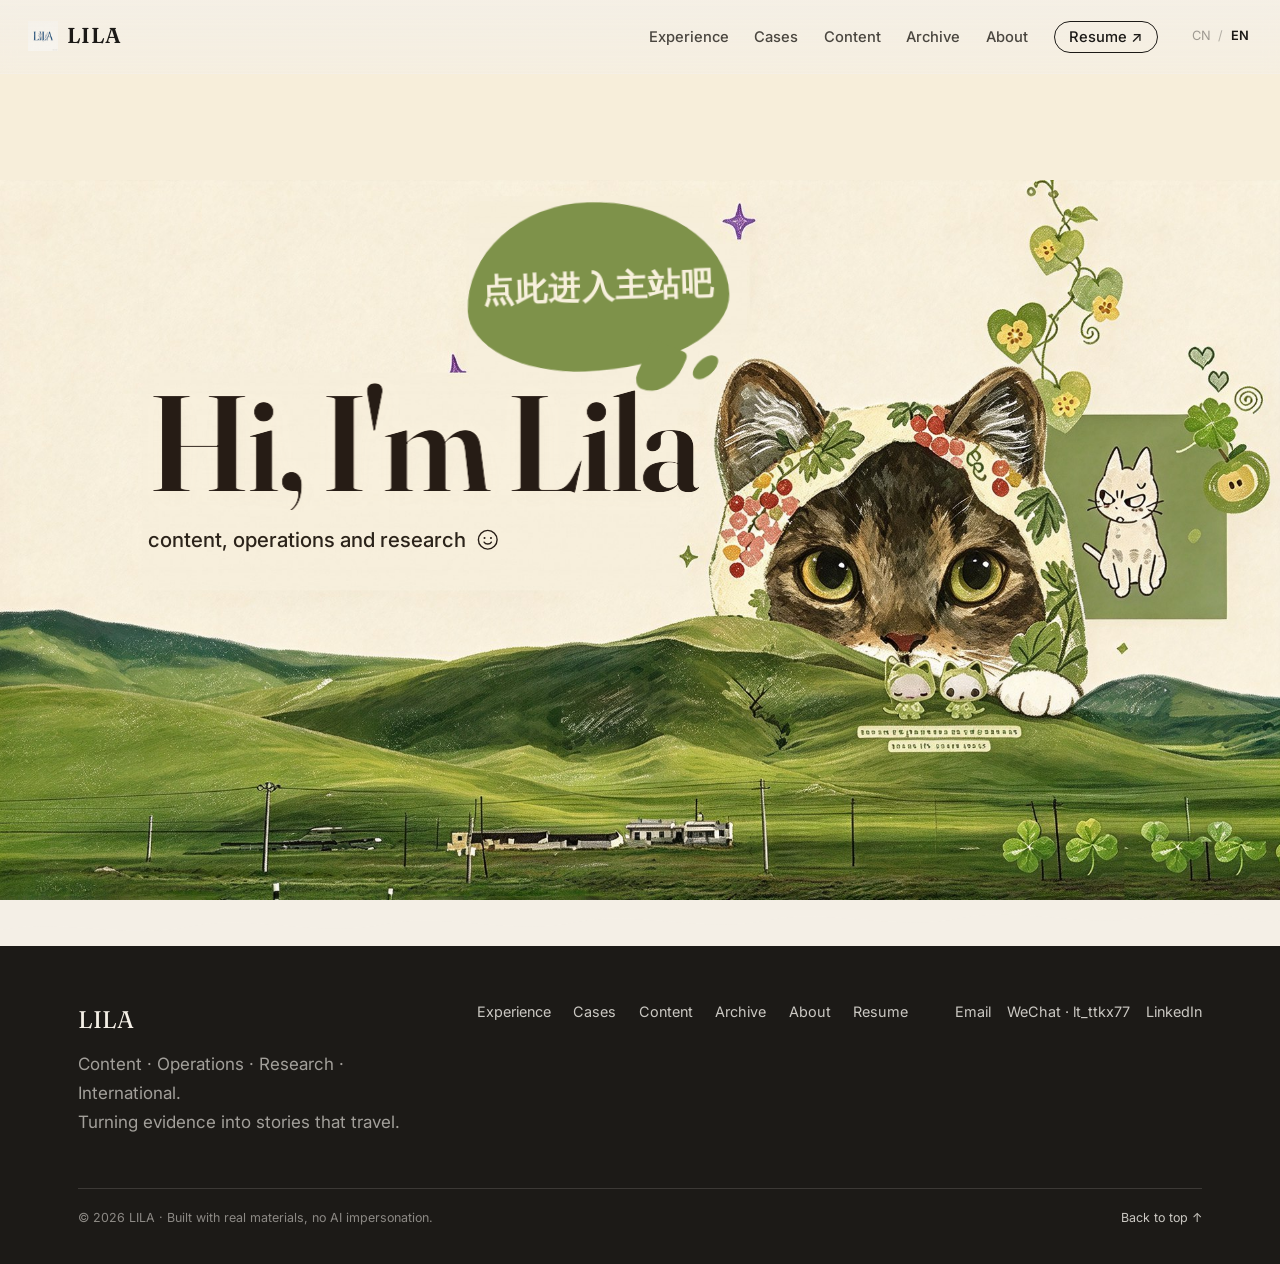
<file: index.html>
<!DOCTYPE html>
<html lang="en">
<head>
<meta charset="UTF-8">
<meta name="viewport" content="width=device-width, initial-scale=1.0">
<title>LILA — Content · Operations · Research · International</title>
<meta name="description" content="Hi, I'm Lila — content, operations and research across cultures, turning evidence into stories that travel.">
<link rel="preconnect" href="https://fonts.googleapis.com">
<link rel="preconnect" href="https://fonts.gstatic.com" crossorigin>
<link href="https://fonts.googleapis.com/css2?family=Fraunces:ital,opsz,wght@0,9..144,400;0,9..144,600;1,9..144,500&family=Inter:wght@400;500;600;700&display=swap" rel="stylesheet">
<link rel="stylesheet" href="css/style.css">
<link rel="stylesheet" href="css/hero.css">
</head>
<!--
  SITE ENTRY — hero collage (references: design references/hero).
  · Served at the site root (index.html), so visiting / lands on this hero first.
  · The main site now lives at home.html; the speech bubble below is the CTA
    that takes the visitor there.
  · No #intro element, so the torn-paper opening never runs on this page.
  · The headline is fixed at "Hi, I'm Lila" + smiley in BOTH languages:
    it carries no data-zh / data-zh-html attribute, so the site's bilingual
    engine cannot overwrite it.
  · The shader stage keeps the real <h1> in the DOM as accessible / fallback
    text; the WebGL canvas overlays it only when the shader is live.
  · Speech bubble = the "enter the site" CTA (link to home.html), text kept
    in Chinese exactly as both target images show it.
-->
<body class="hero-page" data-page="hero">

<div id="nav-root"></div>

<main>
  <section class="hero-scene">
    <div class="scene-fit">
      <a class="hero-bubble" href="home.html" lang="zh-CN">点此进入主站吧</a>
      <div class="hero-copy">
        <div class="hero-stage" id="stage" data-hero-shader>
          <h1 class="hero-title" id="title">Hi, <br>I'm <br>Lila</h1>
          <canvas id="hero-gl" aria-hidden="true"></canvas>
        </div>
        <p class="hero-sub" data-zh-html="我在 <b>内容、运营与研究</b> 的交汇处工作——<br>把证据变成故事，把故事变成增长。">content, operations and research<span class="smile" aria-hidden="true"><svg viewBox="0 0 40 40"><circle cx="20" cy="20" r="17.4" fill="none" stroke="currentColor" stroke-width="2.6"/><circle cx="14" cy="16.6" r="1.9" fill="currentColor"/><circle cx="26" cy="16.6" r="1.9" fill="currentColor"/><path d="M13.2 24.4 C16 29 24 29 26.8 24.4" fill="none" stroke="currentColor" stroke-width="2.6" stroke-linecap="round"/></svg></span></p>
      </div>
    </div>
  </section>
</main>

<div id="footer-root"></div>
<script src="js/main.js"></script>
<script src="js/hero-shader.js"></script>
</body>
</html>
</file>
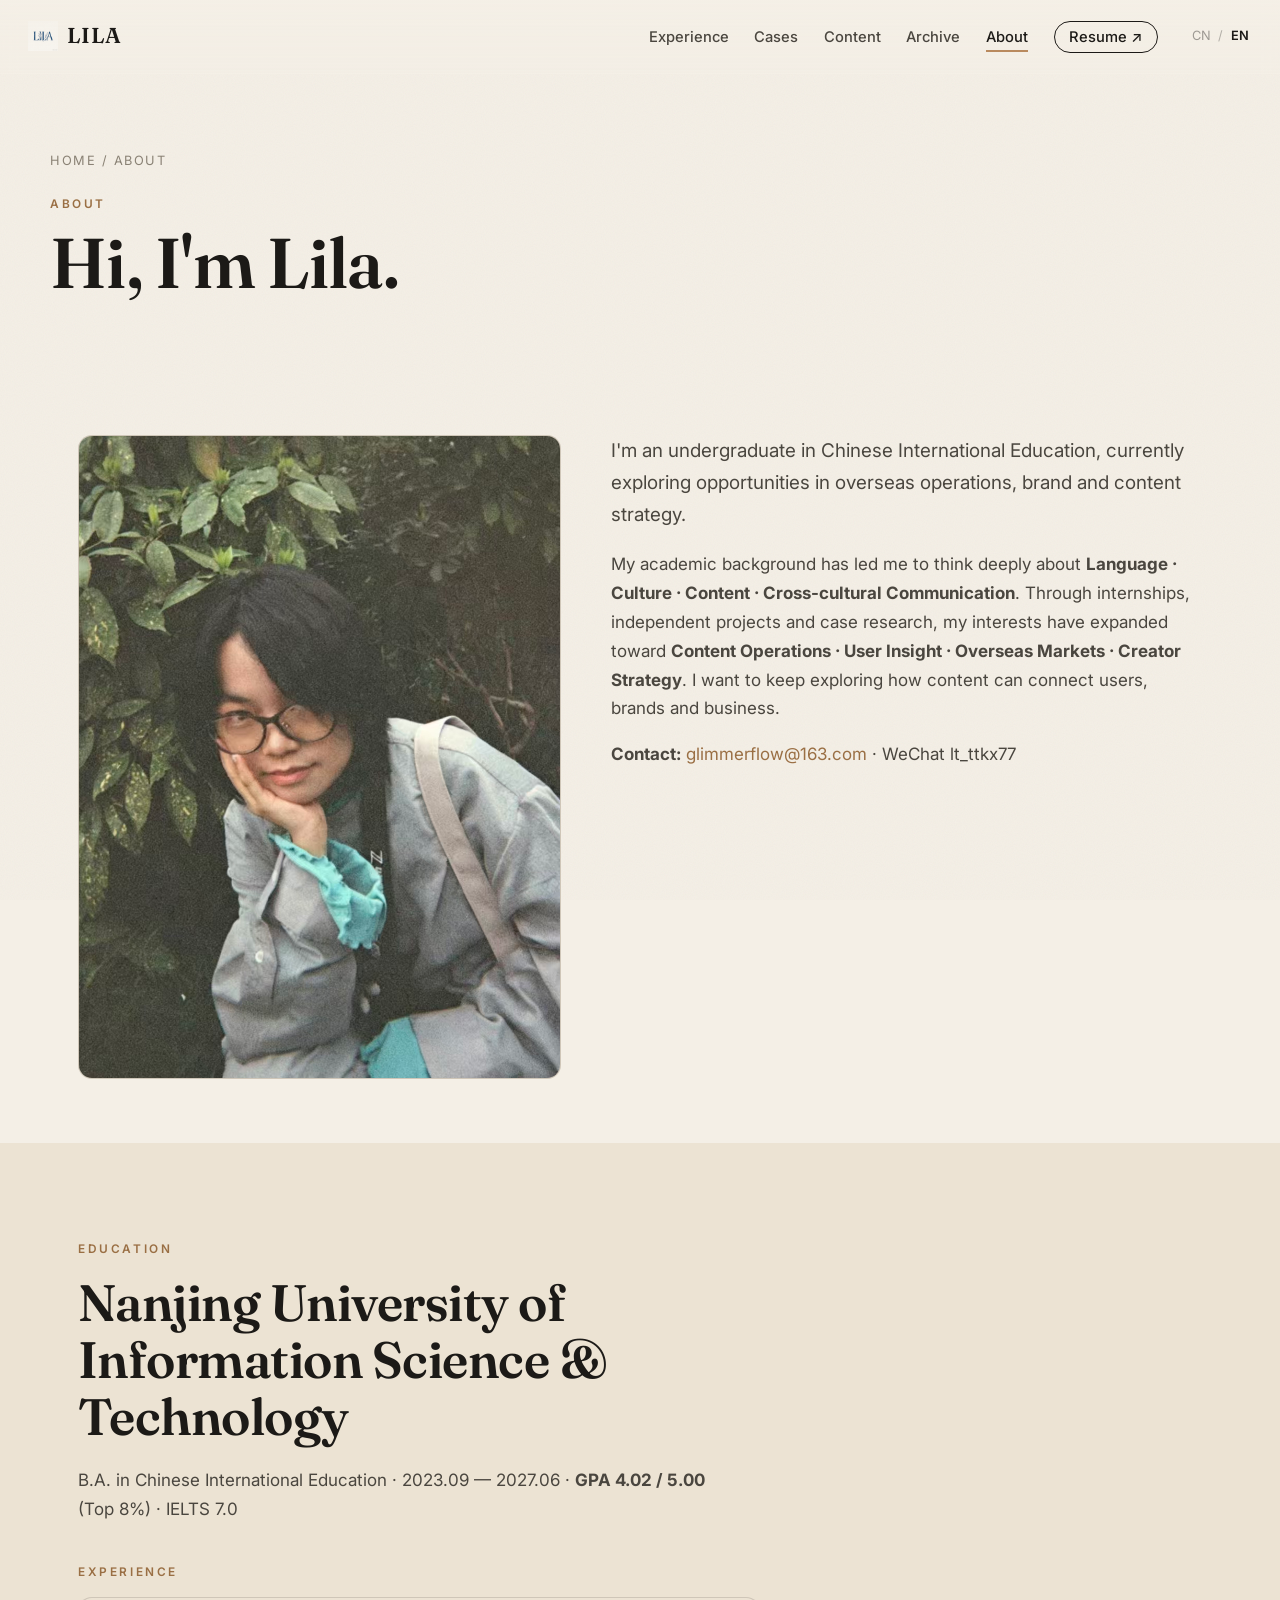
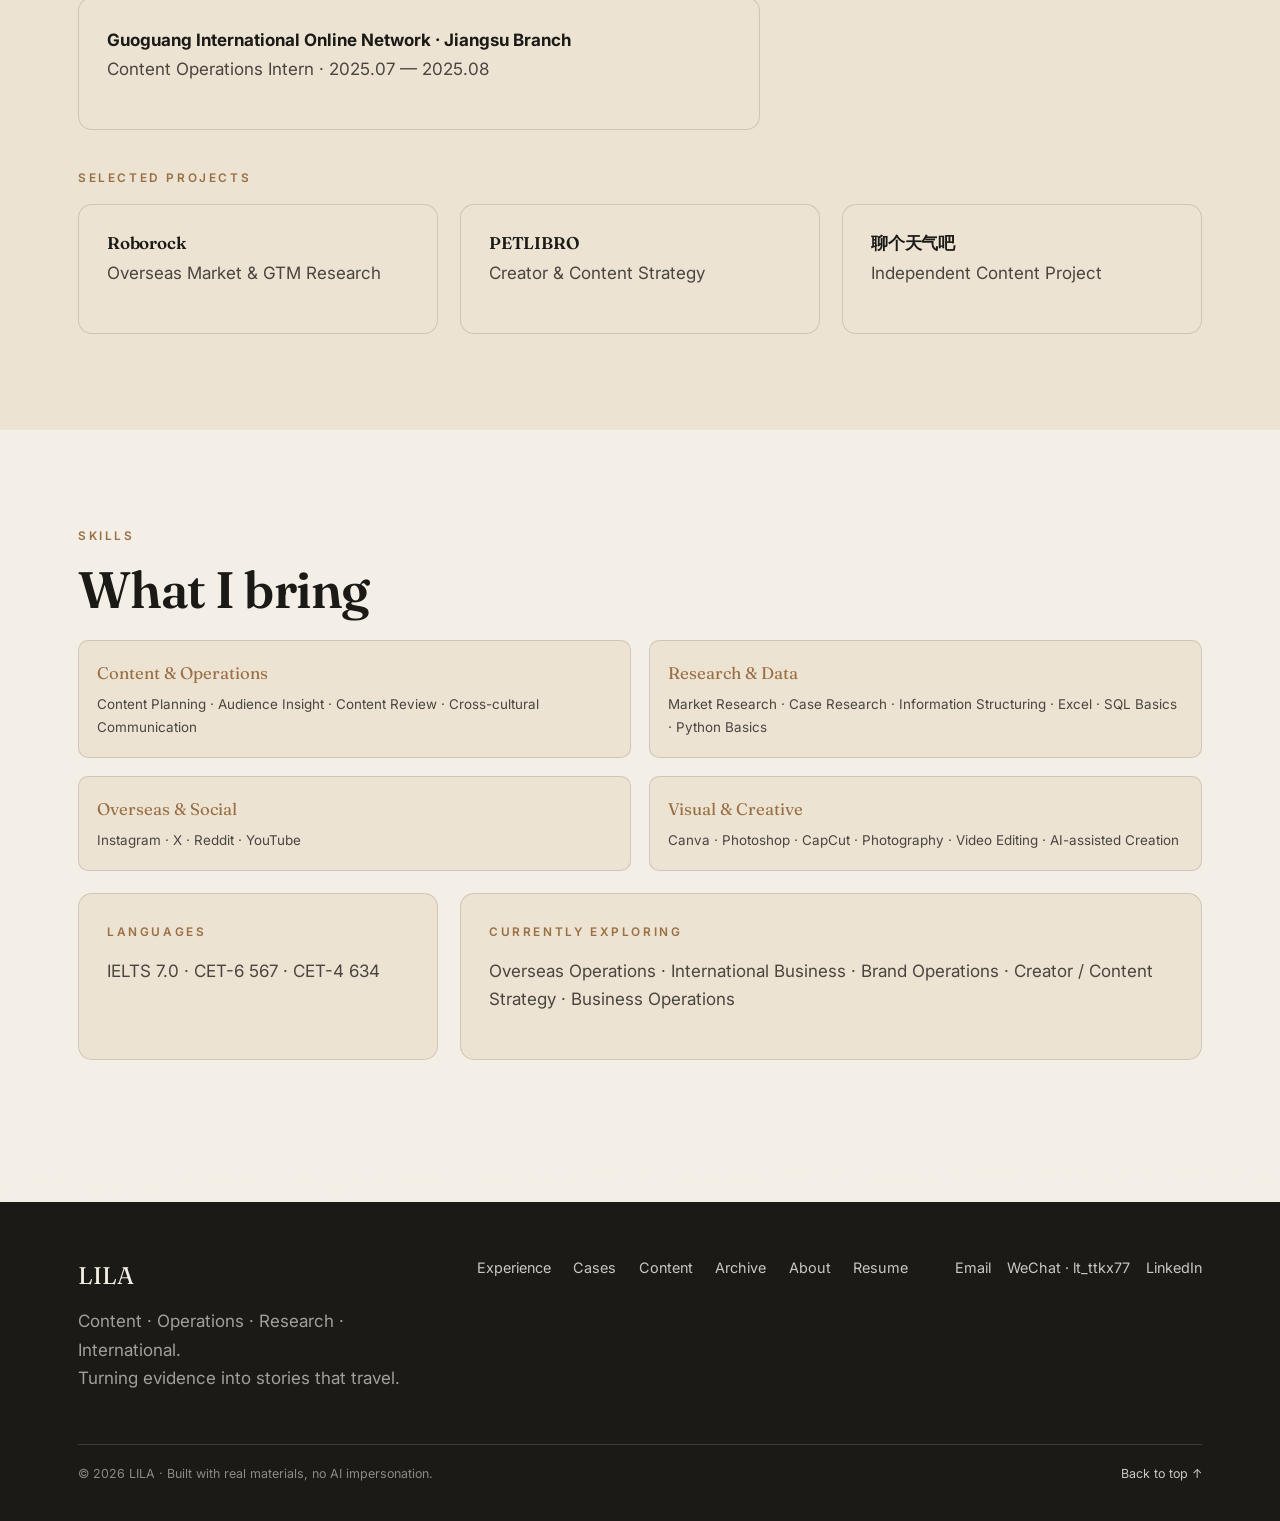
<file: about.html>
<!DOCTYPE html>
<html lang="en">
<head>
<meta charset="UTF-8">
<meta name="viewport" content="width=device-width, initial-scale=1.0">
<title data-zh="关于 — LILA">About — LILA</title>
<link rel="preconnect" href="https://fonts.googleapis.com">
<link rel="preconnect" href="https://fonts.gstatic.com" crossorigin>
<link href="https://fonts.googleapis.com/css2?family=Fraunces:ital,opsz,wght@0,9..144,400;0,9..144,600;1,9..144,500&family=Inter:wght@400;500;600&display=swap" rel="stylesheet">
<link rel="stylesheet" href="css/style.css">
</head>
<body data-page="about">
<div id="nav-root"></div>

<main>
  <section class="page-head wrap">
    <div class="breadcrumb" data-zh-html="<a href=&quot;home.html&quot;>首页</a> / 关于">Home / About</div>
    <div class="eyebrow" data-zh="关于">About</div>
    <h1 data-zh="你好，我是雷彤。">Hi, I'm Lila.</h1>
  </section>

  <section class="section tight">
    <div class="wrap">
      <div class="about-grid">
        <div class="about-photo reveal"><img src="assets/个人照片.jpeg" alt="Lila" data-zh-attr="alt:雷彤 的照片"></div>
        <div class="reveal">
          <p class="lead" data-zh="我是汉语国际教育专业的本科生，正在海外运营、品牌与内容策略方向寻找机会。">I'm an undergraduate in Chinese International Education, currently exploring opportunities in <b>overseas operations, brand and content strategy</b>.</p>
          <p class="muted" data-zh-html="我的学术背景让我深入思考 <b>语言 · 文化 · 内容 · 跨文化传播</b>。通过实习、独立项目与案例研究，我的兴趣逐渐扩展到 <b>内容运营 · 用户洞察 · 海外市场 · 创作者策略</b>。我想持续探索内容如何连接用户、品牌与商业。">My academic background has led me to think deeply about <b>Language · Culture · Content · Cross-cultural Communication</b>. Through internships, independent projects and case research, my interests have expanded toward <b>Content Operations · User Insight · Overseas Markets · Creator Strategy</b>. I want to keep exploring how content can connect users, brands and business.</p>
          <p class="muted" data-zh-html="<b>联系方式：</b> <a href=&quot;mailto:glimmerflow@163.com&quot; class=&quot;kraft&quot;>glimmerflow@163.com</a> · 微信 lt_ttkx77"><b>Contact:</b> <a href="mailto:glimmerflow@163.com" class="kraft">glimmerflow@163.com</a> · WeChat lt_ttkx77</p>
        </div>
      </div>
    </div>
  </section>

  <section class="section alt">
    <div class="wrap">
      <div class="eyebrow reveal" data-zh="教育">Education</div>
      <h2 class="title reveal" data-zh="南京信息工程大学">Nanjing University of Information Science &amp; Technology</h2>
      <p class="muted reveal" style="max-width:60ch" data-zh-html="汉语国际教育 学士 · 2023.09 — 2027.06 · <b>GPA 4.02 / 5.00</b>（前 8%）· 雅思 7.0">B.A. in Chinese International Education · 2023.09 — 2027.06 · <b>GPA 4.02 / 5.00</b> (Top 8%) · IELTS 7.0</p>

      <div class="eyebrow reveal" style="margin-top:2.4rem" data-zh="经历">Experience</div>
      <div class="card reveal" style="max-width:62ch"><b data-zh="国光国际在线网络 · 江苏分公司">Guoguang International Online Network · Jiangsu Branch</b><p class="muted" data-zh="内容运营实习生 · 2025.07 — 2025.08">Content Operations Intern · 2025.07 — 2025.08</p></div>

      <div class="eyebrow reveal" style="margin-top:2.4rem" data-zh="精选项目">Selected Projects</div>
      <div class="grid-3 reveal" style="margin-top:1rem">
        <a class="card" href="cases-roborock.html"><h4>Roborock</h4><p class="muted" data-zh="海外市场与 GTM 研究">Overseas Market &amp; GTM Research</p></a>
        <a class="card" href="cases-petlibro.html"><h4>PETLIBRO</h4><p class="muted" data-zh="创作者与内容策略">Creator &amp; Content Strategy</p></a>
        <a class="card" href="content.html"><h4>聊个天气吧</h4><p class="muted" data-zh="独立内容项目">Independent Content Project</p></a>
      </div>
    </div>
  </section>

  <section class="section">
    <div class="wrap">
      <div class="eyebrow reveal" data-zh="技能">Skills</div>
      <h2 class="title reveal" data-zh="我具备的能力">What I bring</h2>
      <div class="skills reveal" style="margin-top:1.4rem">
        <div class="skill"><div class="t" data-zh="内容与运营">Content &amp; Operations</div><p data-zh="内容策划 · 受众洞察 · 内容审核 · 跨文化沟通">Content Planning · Audience Insight · Content Review · Cross-cultural Communication</p></div>
        <div class="skill"><div class="t" data-zh="研究与数据">Research &amp; Data</div><p data-zh="市场研究 · 案例研究 · 信息结构化 · Excel · SQL 基础 · Python 基础">Market Research · Case Research · Information Structuring · Excel · SQL Basics · Python Basics</p></div>
        <div class="skill"><div class="t" data-zh="海外与社媒">Overseas &amp; Social</div><p data-zh="Instagram · X · Reddit · YouTube">Instagram · X · Reddit · YouTube</p></div>
        <div class="skill"><div class="t" data-zh="视觉与创意">Visual &amp; Creative</div><p data-zh="Canva · Photoshop · CapCut · 摄影 · 视频剪辑 · AI 辅助创作">Canva · Photoshop · CapCut · Photography · Video Editing · AI-assisted Creation</p></div>
      </div>
      <div class="grid-3 reveal" style="margin-top:1.4rem">
        <div class="card"><div class="eyebrow" style="color:var(--kraft-deep)" data-zh="语言">Languages</div><p class="muted">IELTS 7.0 · CET-6 567 · CET-4 634</p></div>
        <div class="card" style="grid-column:span 2"><div class="eyebrow" style="color:var(--kraft-deep)" data-zh="关注方向">Currently exploring</div><p class="muted" data-zh="海外运营 · 国际商务 · 品牌运营 · 创作者/内容策略 · 商业运营">Overseas Operations · International Business · Brand Operations · Creator / Content Strategy · Business Operations</p></div>
      </div>
    </div>
  </section>
</main>

<div id="footer-root"></div>
<script src="js/main.js"></script>
</body>
</html>
</file>
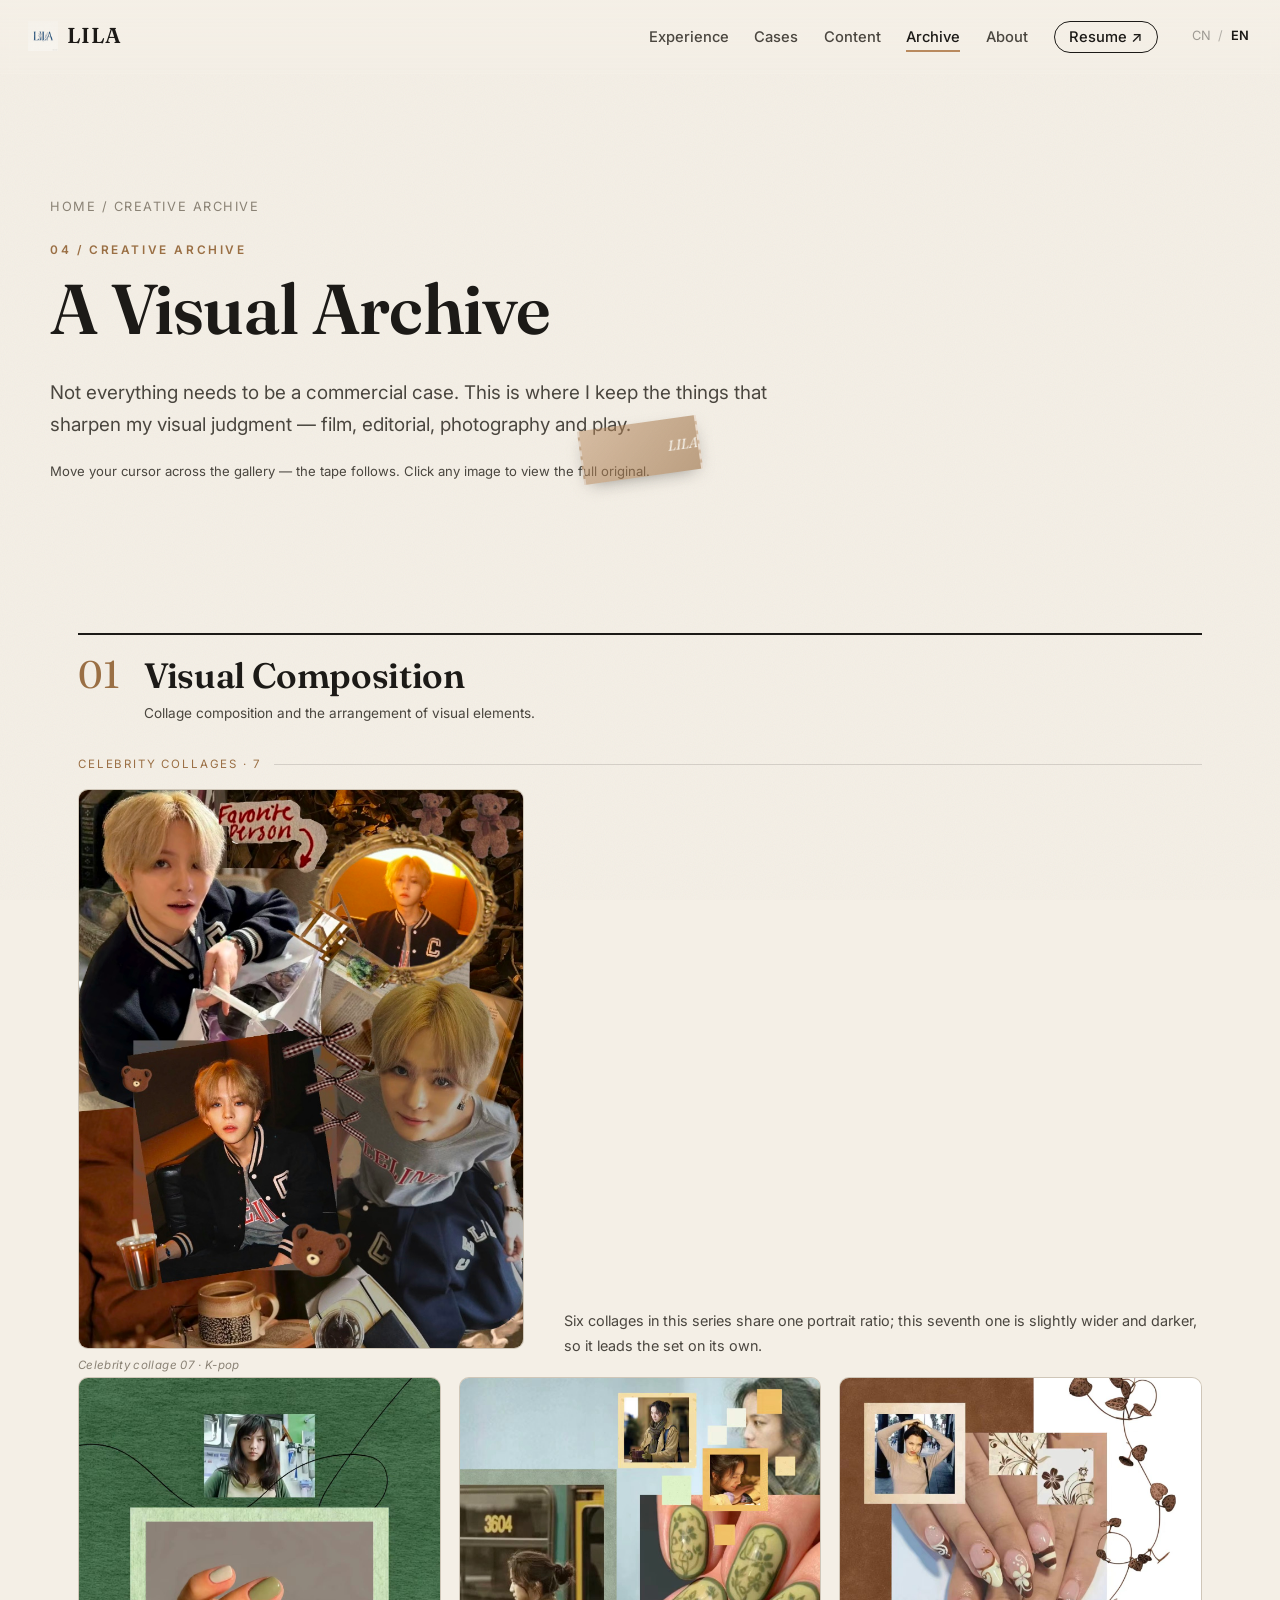
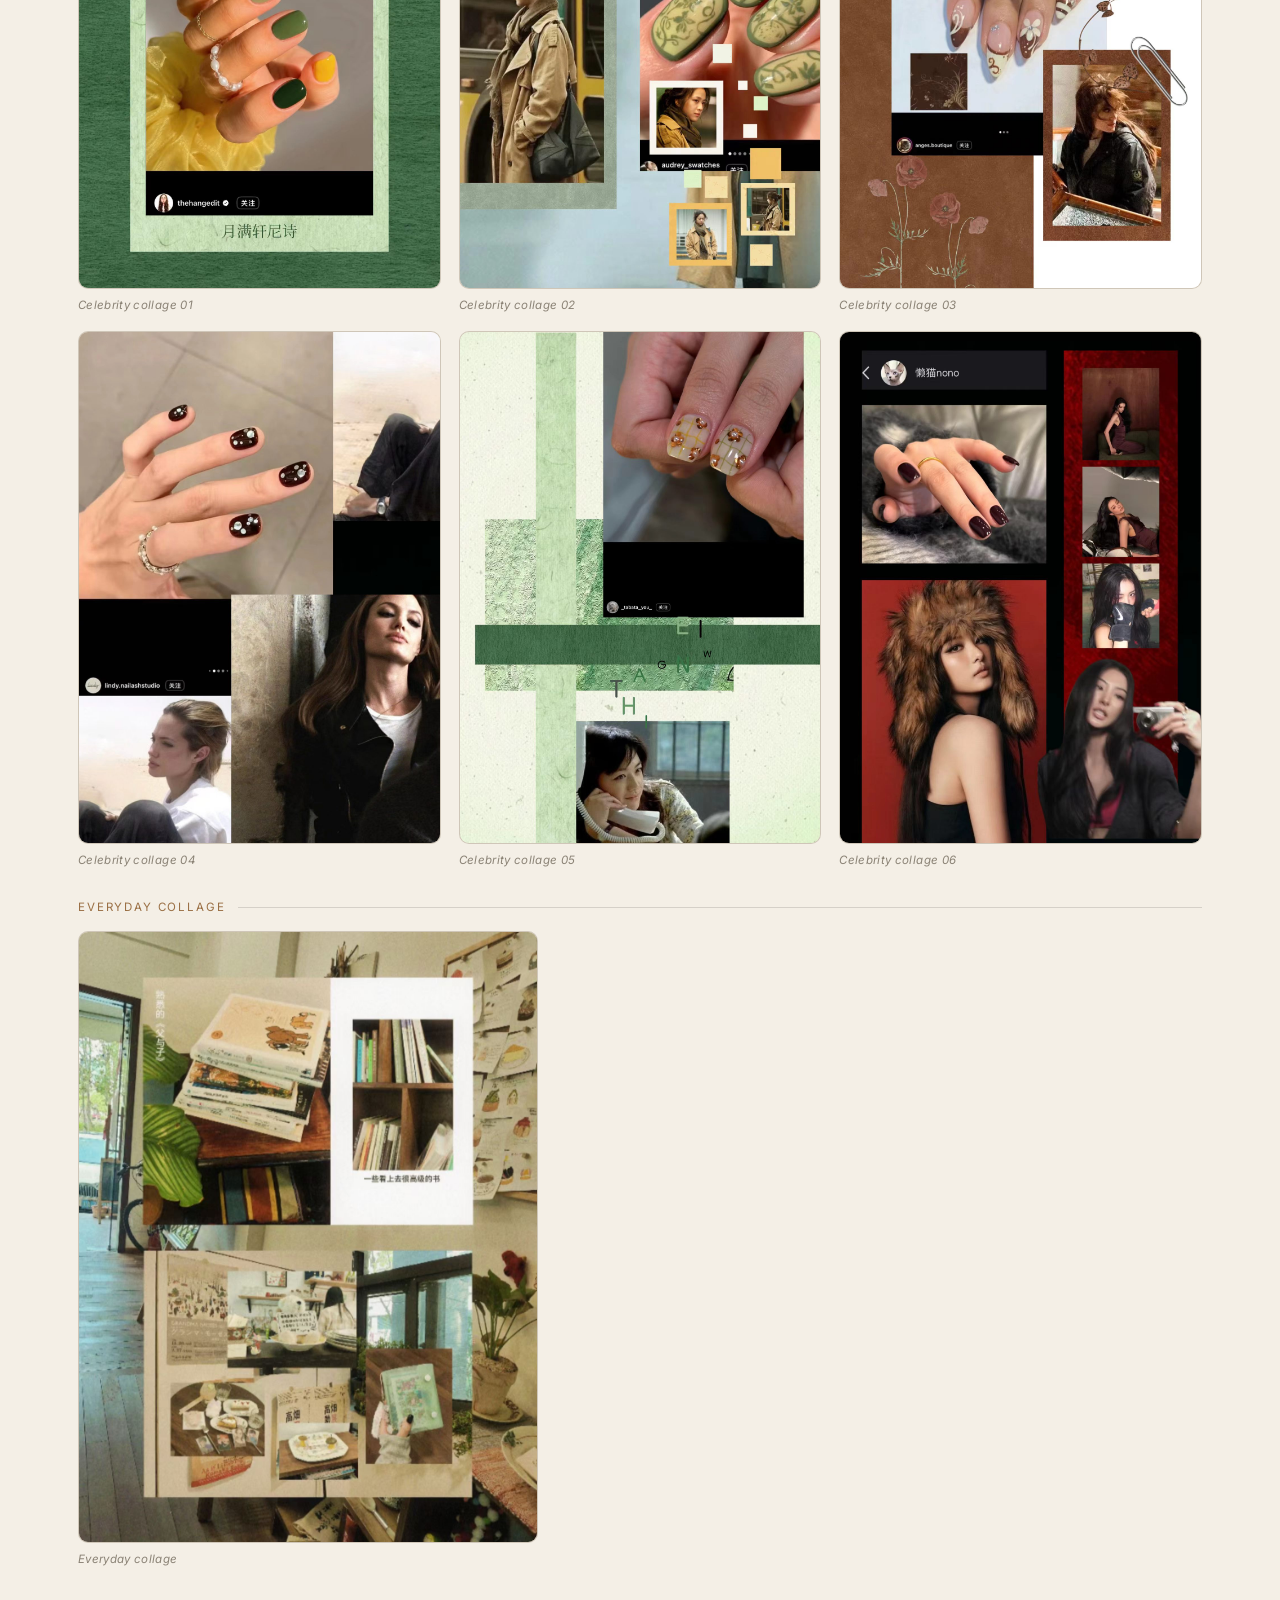
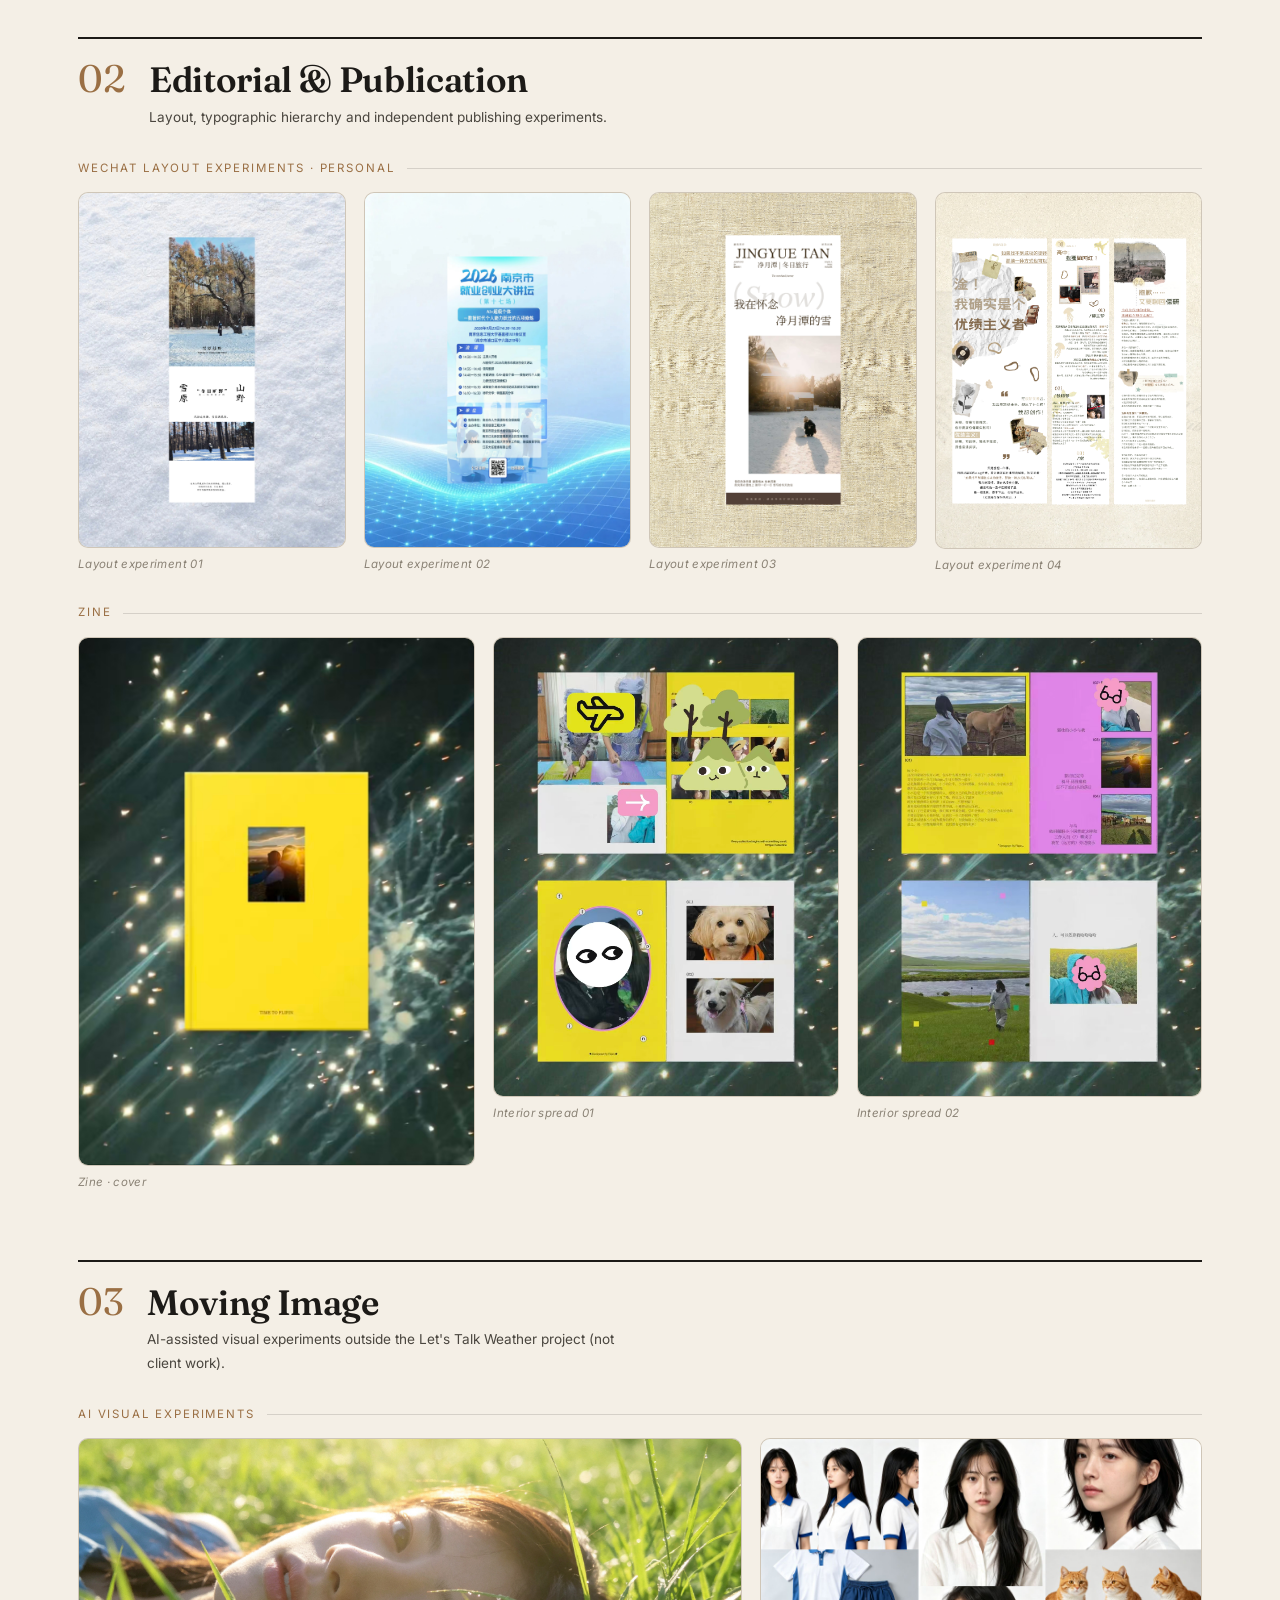
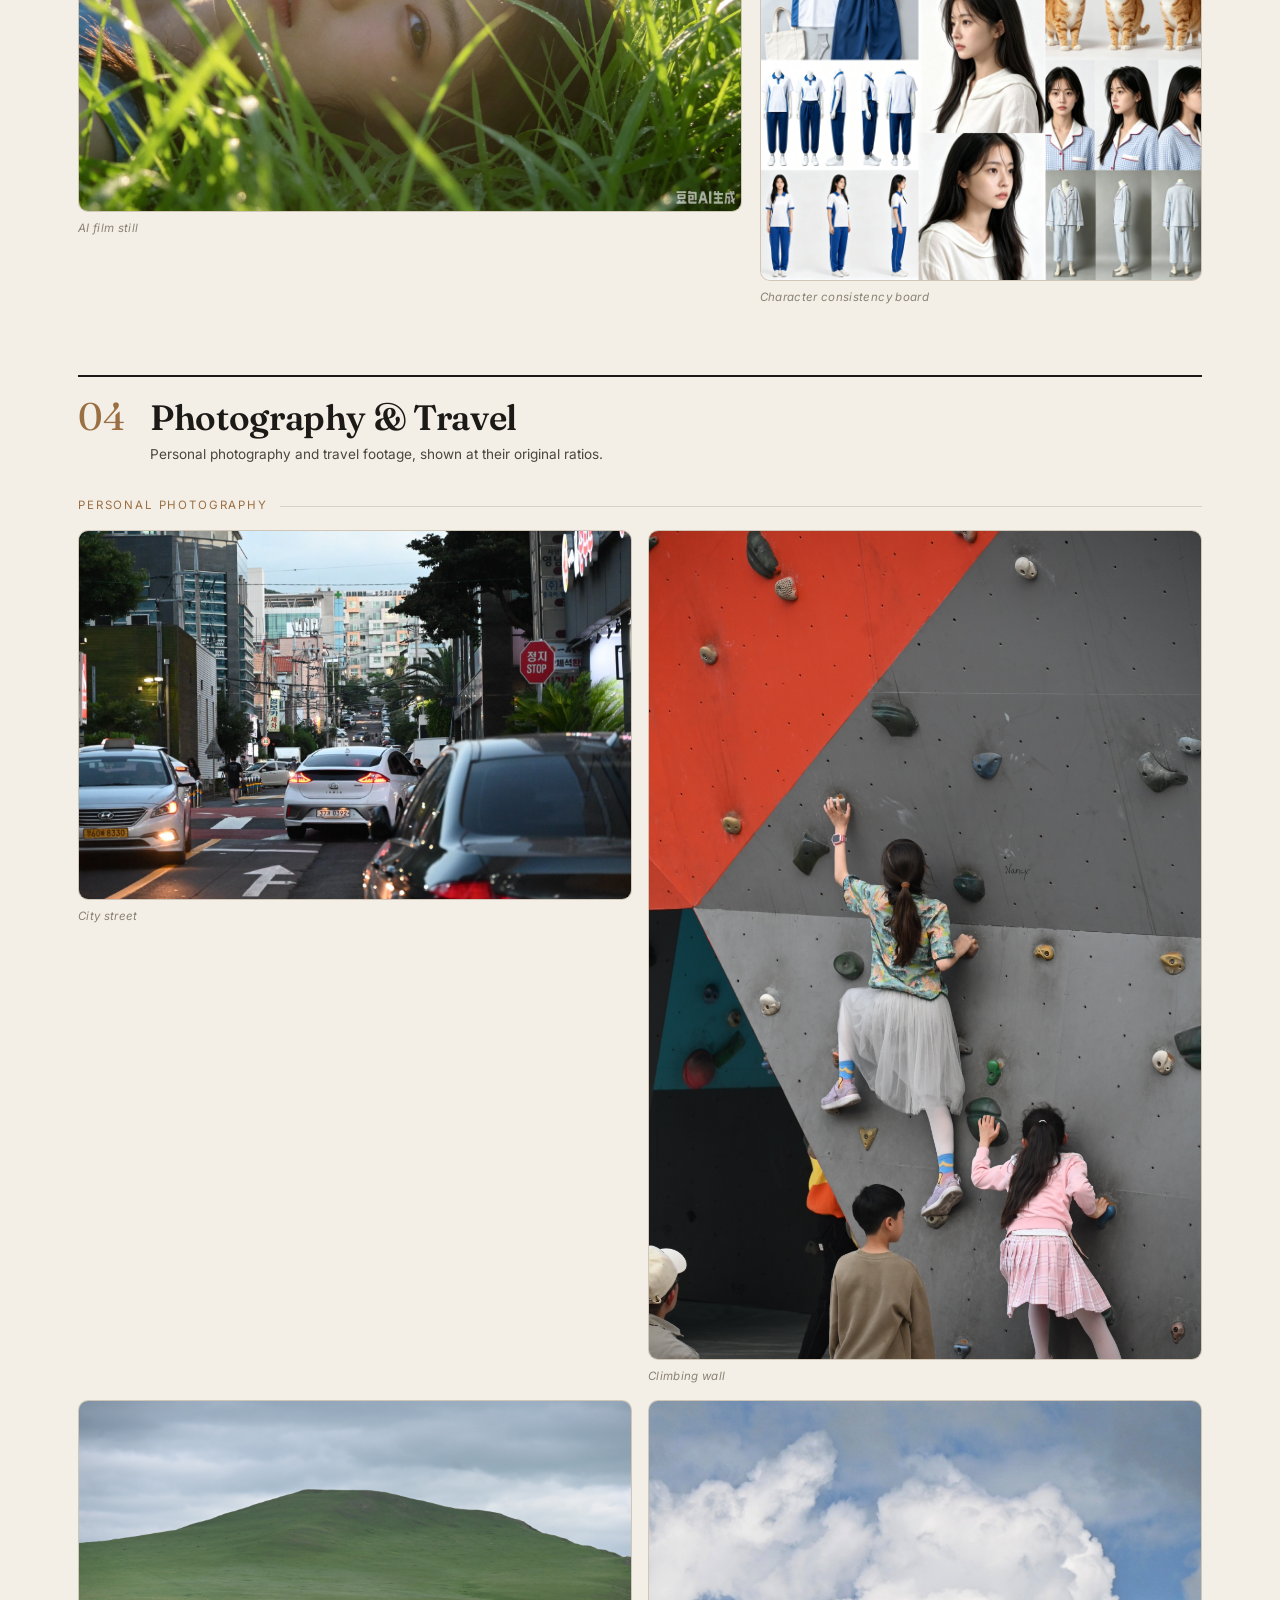
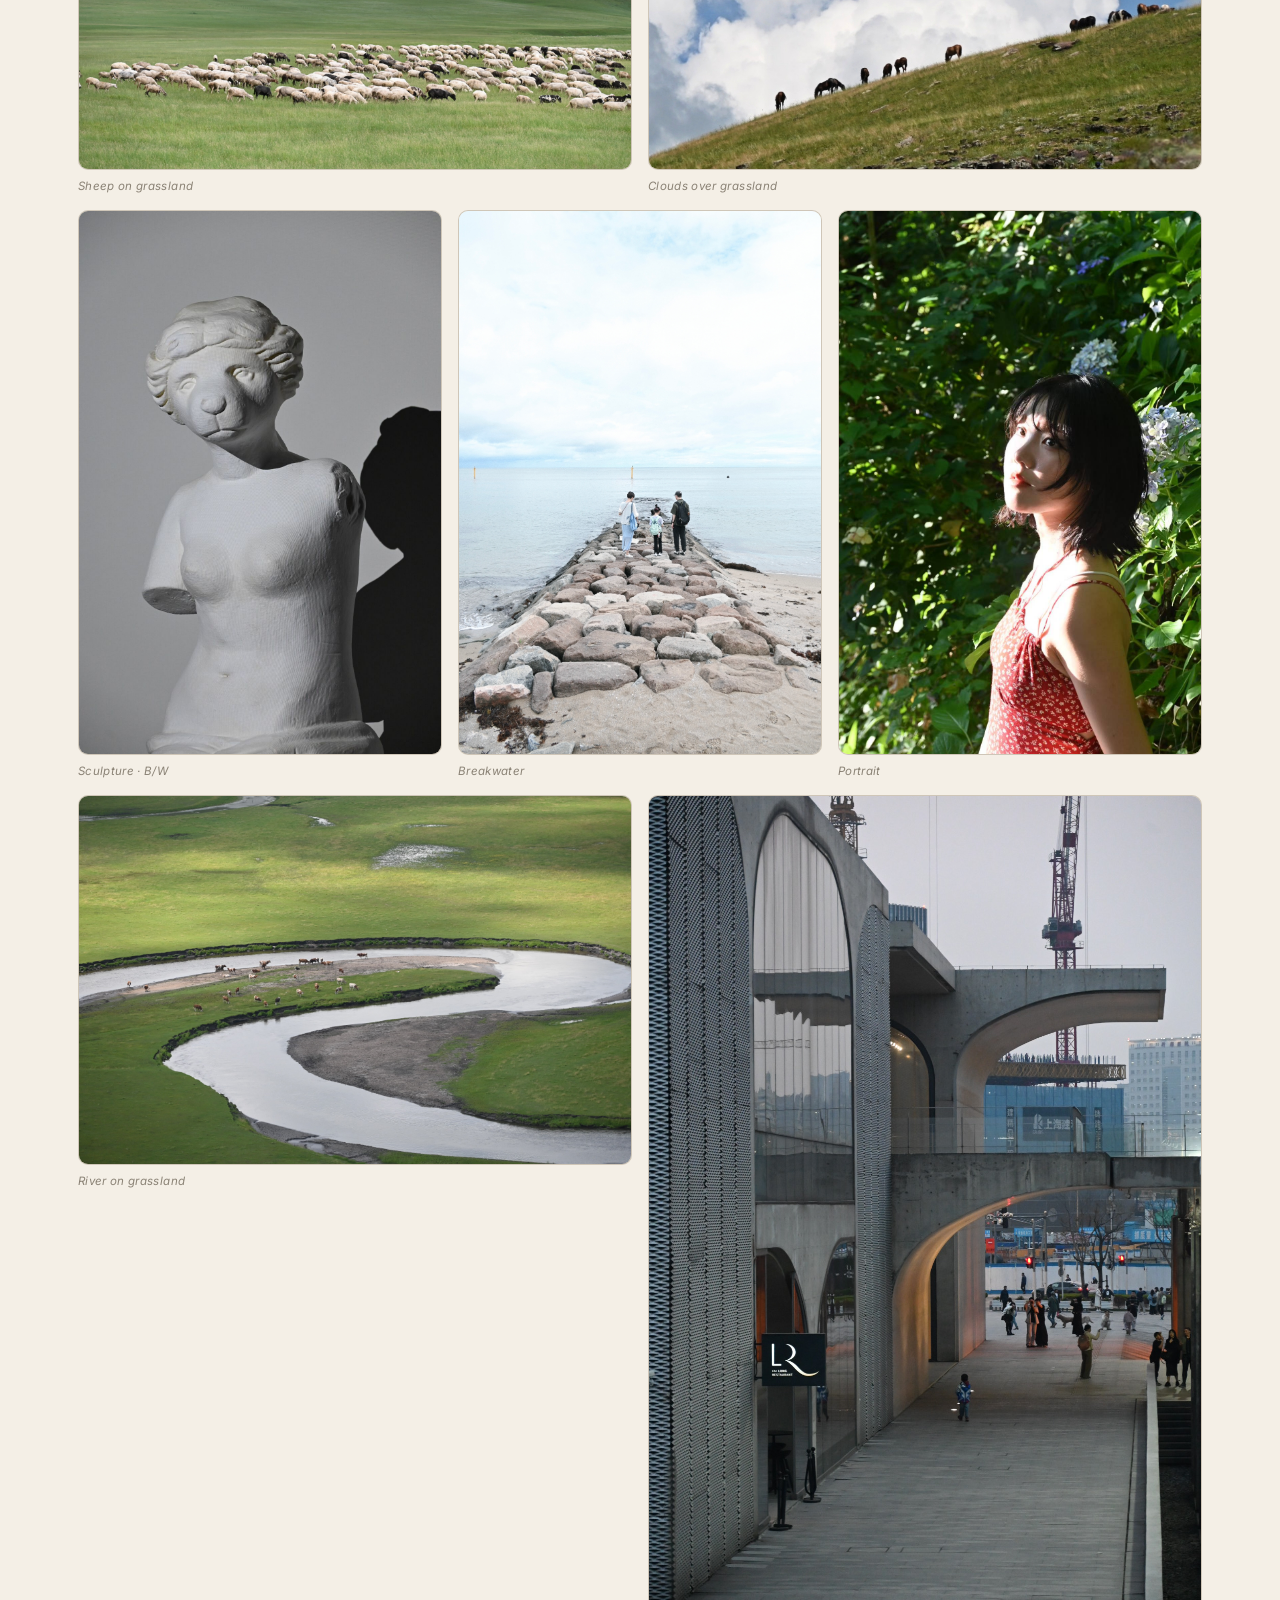
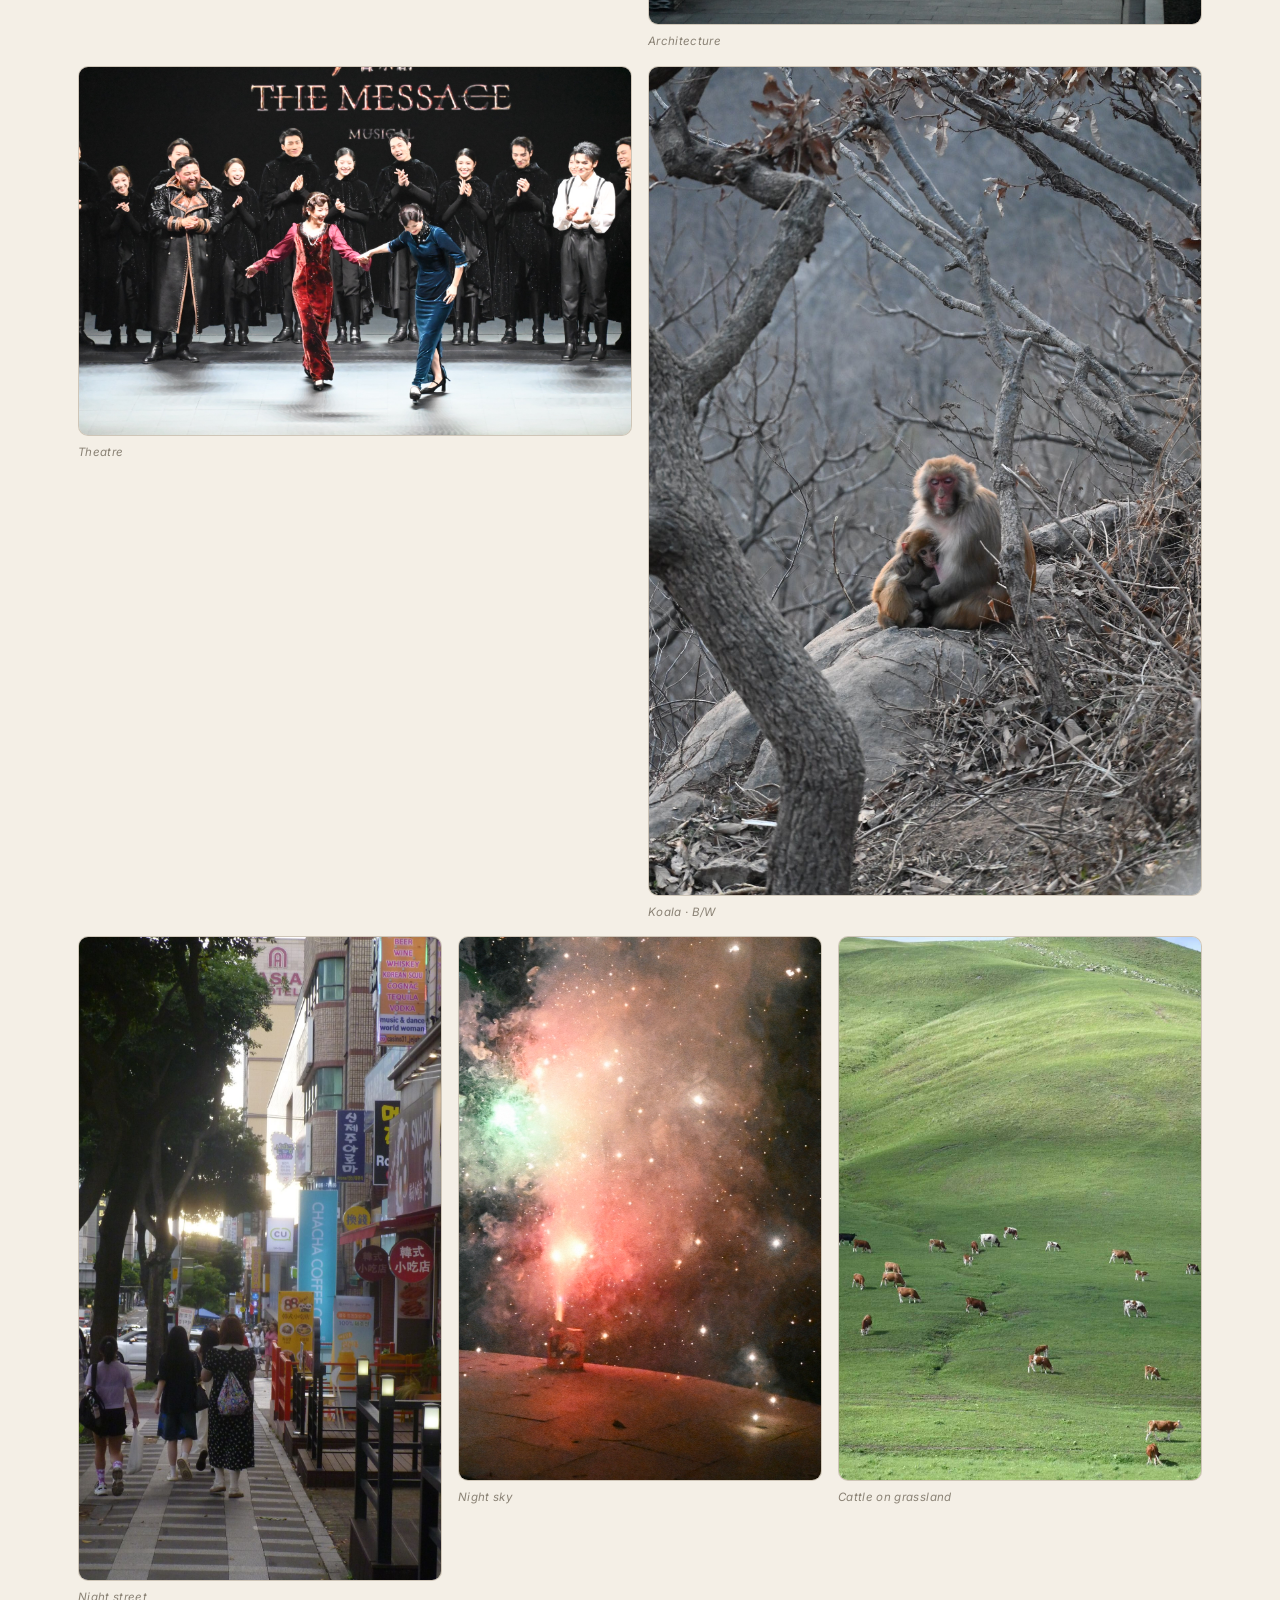
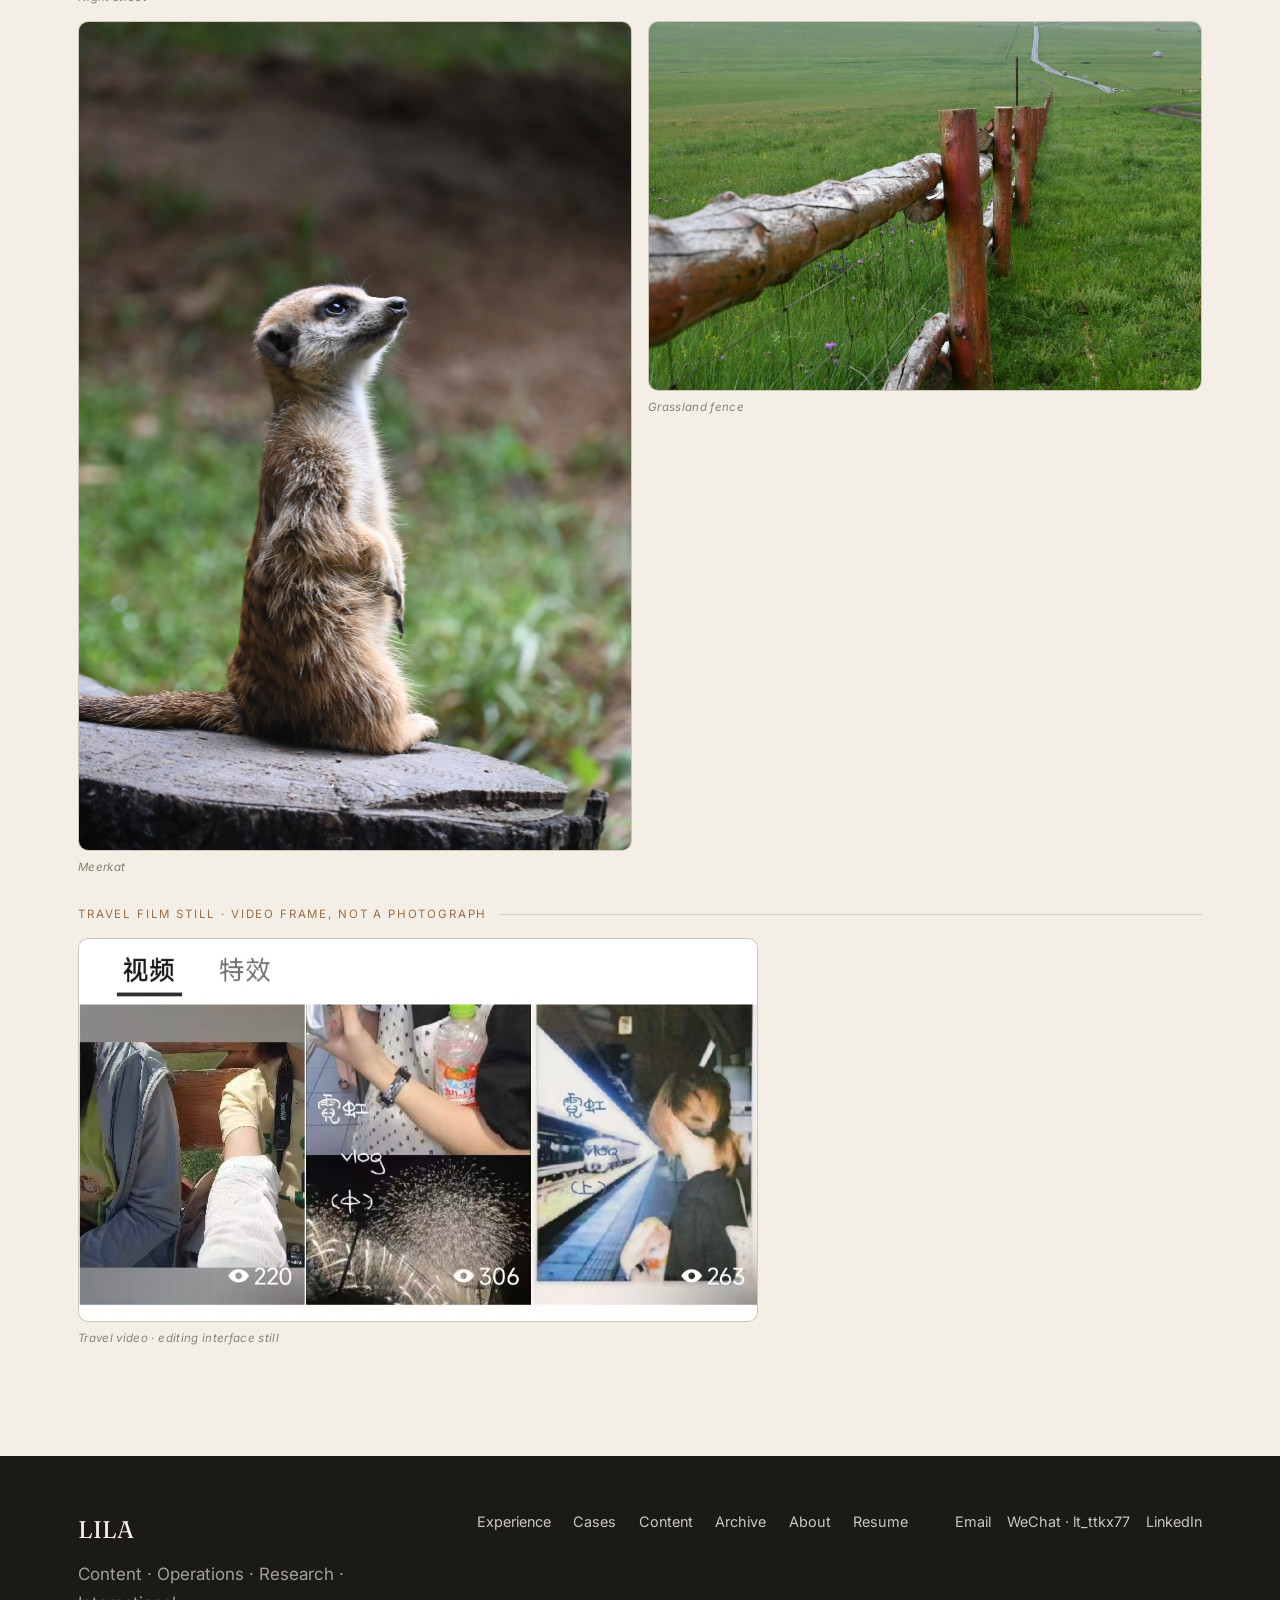
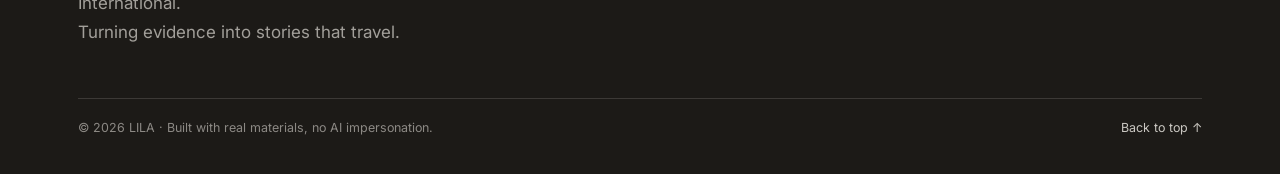
<file: archive.html>
<!DOCTYPE html>
<html lang="en">
<head>
<meta charset="UTF-8">
<meta name="viewport" content="width=device-width, initial-scale=1.0">
<title data-zh="创意档案 — LILA">Creative Archive — LILA</title>
<link rel="preconnect" href="https://fonts.googleapis.com">
<link rel="preconnect" href="https://fonts.gstatic.com" crossorigin>
<link href="https://fonts.googleapis.com/css2?family=Fraunces:ital,opsz,wght@0,9..144,400;0,9..144,600;1,9..144,500&family=Inter:wght@400;500;600&display=swap" rel="stylesheet">
<link rel="stylesheet" href="css/style.css">
</head>
<body class="tape" data-page="archive">
<div id="nav-root"></div>

<main>
  <!-- torn paper: transition from Cases to Archive -->
  <div class="torn" aria-hidden="true"><svg viewBox="0 0 1200 46" preserveAspectRatio="none"><path d="M0,16 C60,28 120,8 180,22 C240,34 300,12 360,26 C420,38 480,14 540,28 C600,40 660,16 720,30 C780,42 840,18 900,32 C960,44 1020,20 1080,34 C1140,42 1180,18 1200,28 L1200,0 L0,0 Z" fill="#F4EFE6"/></svg></div>

  <section class="page-head wrap">
    <div class="breadcrumb" data-zh-html="<a href=&quot;home.html&quot;>首页</a> / 创意档案">Home / Creative Archive</div>
    <div class="eyebrow" data-zh="04 / 创意档案">04 / Creative Archive</div>
    <h1 data-zh="一个视觉档案">A Visual Archive</h1>
    <p class="lead" data-zh="并不是所有东西都得是商业案例。这里收着我用来打磨视觉判断力的东西——影像、编辑、摄影和随性创作。">Not everything needs to be a commercial case. This is where I keep the things that sharpen my visual judgment — film, editorial, photography and play.</p>
    <p class="muted" style="font-size:.82rem" data-zh="把光标移到画廊上——胶带会跟随光标。点击任意图片可查看完整原图。">Move your cursor across the gallery — the tape follows. Click any image to view the full original.</p>
  </section>

  <section class="section tight">
    <div class="wrap">

      <!-- ============ 01 VISUAL COMPOSITION ============ -->
      <header class="arc-cat">
        <span class="n">01</span>
        <div>
          <h2 data-zh="视觉拼贴">Visual Composition</h2>
          <p class="purpose" data-zh="拼贴构成与视觉元素的排布练习。">Collage composition and the arrangement of visual elements.</p>
        </div>
      </header>

      <div class="arc-label" data-zh="明星拼贴 · 7 件">Celebrity collages · 7</div>
      <div class="collage-feature">
        <a class="arc-item feat" href="assets/视觉_明星拼贴_7.jpeg" target="_blank" rel="noopener" data-tape="assets/视觉_明星拼贴_7.jpeg">
          <img src="assets/视觉_明星拼贴_7.jpeg" alt="Darker K-pop celebrity collage" data-zh-attr="alt:暗调 K-pop 明星拼贴">
          <span class="cap2" data-zh="明星拼贴 07 · K-pop">Celebrity collage 07 · K-pop</span>
        </a>
        <div class="feat-note">
          <p class="muted" style="font-size:.9rem" data-zh="同一系列中的六张拼贴采用一致的竖版比例；这一张比例略宽、色调更暗，所以单独放在前面。">Six collages in this series share one portrait ratio; this seventh one is slightly wider and darker, so it leads the set on its own.</p>
        </div>
      </div>
      <div class="arc-grid collage-grid">
        <a class="arc-item" href="assets/视觉_明星拼贴_1.jpg" target="_blank" rel="noopener" data-tape="assets/视觉_明星拼贴_1.jpg">
          <img src="assets/视觉_明星拼贴_1.jpg" alt="Celebrity collage 01" data-zh-attr="alt:明星拼贴 01">
          <span class="cap2" data-zh="明星拼贴 01">Celebrity collage 01</span>
        </a>
        <a class="arc-item" href="assets/视觉_明星拼贴_2.jpg" target="_blank" rel="noopener" data-tape="assets/视觉_明星拼贴_2.jpg">
          <img src="assets/视觉_明星拼贴_2.jpg" alt="Celebrity collage 02" data-zh-attr="alt:明星拼贴 02">
          <span class="cap2" data-zh="明星拼贴 02">Celebrity collage 02</span>
        </a>
        <a class="arc-item" href="assets/视觉_明星拼贴_3.jpg" target="_blank" rel="noopener" data-tape="assets/视觉_明星拼贴_3.jpg">
          <img src="assets/视觉_明星拼贴_3.jpg" alt="Celebrity collage 03" data-zh-attr="alt:明星拼贴 03">
          <span class="cap2" data-zh="明星拼贴 03">Celebrity collage 03</span>
        </a>
        <a class="arc-item" href="assets/视觉_明星拼贴_4.jpg" target="_blank" rel="noopener" data-tape="assets/视觉_明星拼贴_4.jpg">
          <img src="assets/视觉_明星拼贴_4.jpg" alt="Celebrity collage 04" data-zh-attr="alt:明星拼贴 04">
          <span class="cap2" data-zh="明星拼贴 04">Celebrity collage 04</span>
        </a>
        <a class="arc-item" href="assets/视觉_明星拼贴_5.jpg" target="_blank" rel="noopener" data-tape="assets/视觉_明星拼贴_5.jpg">
          <img src="assets/视觉_明星拼贴_5.jpg" alt="Celebrity collage 05" data-zh-attr="alt:明星拼贴 05">
          <span class="cap2" data-zh="明星拼贴 05">Celebrity collage 05</span>
        </a>
        <a class="arc-item" href="assets/视觉_明星拼贴_6.jpg" target="_blank" rel="noopener" data-tape="assets/视觉_明星拼贴_6.jpg">
          <img src="assets/视觉_明星拼贴_6.jpg" alt="Celebrity collage 06" data-zh-attr="alt:明星拼贴 06">
          <span class="cap2" data-zh="明星拼贴 06">Celebrity collage 06</span>
        </a>
      </div>

      <div class="arc-label" data-zh="日常拼贴">Everyday collage</div>
      <div class="single-feature">
        <a class="arc-item" href="assets/视觉个人拼贴_1.jpeg" target="_blank" rel="noopener" data-tape="assets/视觉个人拼贴_1.jpeg">
          <img src="assets/视觉个人拼贴_1.jpeg" alt="Everyday personal collage" data-zh-attr="alt:日常个人拼贴">
          <span class="cap2" data-zh="日常拼贴">Everyday collage</span>
        </a>
      </div>

      <!-- ============ 02 EDITORIAL & PUBLICATION ============ -->
      <header class="arc-cat">
        <span class="n">02</span>
        <div>
          <h2 data-zh="编辑与出版">Editorial &amp; Publication</h2>
          <p class="purpose" data-zh="版式、文字层级与独立出版实验。">Layout, typographic hierarchy and independent publishing experiments.</p>
        </div>
      </header>

      <div class="arc-label" data-zh="公众号排版实验 · 个人练习">WeChat layout experiments · personal</div>
      <div class="arc-grid wechat-grid">
        <a class="arc-item" href="assets/视觉公众号排版_1.png" target="_blank" rel="noopener" data-tape="assets/视觉公众号排版_1.png">
          <img src="assets/视觉公众号排版_1.png" alt="WeChat layout experiment 01" data-zh-attr="alt:公众号排版实验 01">
          <span class="cap2" data-zh="排版实验 01">Layout experiment 01</span>
        </a>
        <a class="arc-item" href="assets/视觉公众号排版_2.png" target="_blank" rel="noopener" data-tape="assets/视觉公众号排版_2.png">
          <img src="assets/视觉公众号排版_2.png" alt="WeChat layout experiment 02" data-zh-attr="alt:公众号排版实验 02">
          <span class="cap2" data-zh="排版实验 02">Layout experiment 02</span>
        </a>
        <a class="arc-item" href="assets/视觉公众号排版_3.png" target="_blank" rel="noopener" data-tape="assets/视觉公众号排版_3.png">
          <img src="assets/视觉公众号排版_3.png" alt="WeChat layout experiment 03" data-zh-attr="alt:公众号排版实验 03">
          <span class="cap2" data-zh="排版实验 03">Layout experiment 03</span>
        </a>
        <a class="arc-item" href="assets/视觉公众号排版_5.png" target="_blank" rel="noopener" data-tape="assets/视觉公众号排版_5.png">
          <img src="assets/视觉公众号排版_5.png" alt="WeChat layout experiment 04" data-zh-attr="alt:公众号排版实验 04">
          <span class="cap2" data-zh="排版实验 04">Layout experiment 04</span>
        </a>
      </div>

      <div class="arc-label" data-zh="独立志">Zine</div>
      <div class="arc-grid zine-grid">
        <a class="arc-item feat" href="assets/zine.jpeg" target="_blank" rel="noopener" data-tape="assets/zine.jpeg">
          <img src="assets/zine.jpeg" alt="Zine cover" data-zh-attr="alt:独立志封面">
          <span class="cap2" data-zh="独立志 · 封面">Zine · cover</span>
        </a>
        <a class="arc-item" href="assets/zine_1.jpg" target="_blank" rel="noopener" data-tape="assets/zine_1.jpg">
          <img src="assets/zine_1.jpg" alt="Zine interior spread 01" data-zh-attr="alt:独立志内页跨页 01">
          <span class="cap2" data-zh="内页跨页 01">Interior spread 01</span>
        </a>
        <a class="arc-item" href="assets/zine_2.jpg" target="_blank" rel="noopener" data-tape="assets/zine_2.jpg">
          <img src="assets/zine_2.jpg" alt="Zine interior spread 02" data-zh-attr="alt:独立志内页跨页 02">
          <span class="cap2" data-zh="内页跨页 02">Interior spread 02</span>
        </a>
      </div>

      <!-- ============ 03 MOVING IMAGE ============ -->
      <header class="arc-cat">
        <span class="n">03</span>
        <div>
          <h2 data-zh="动态影像">Moving Image</h2>
          <p class="purpose" data-zh="「聊个天气吧」之外的 AI 辅助视觉实验（非客户项目）。">AI-assisted visual experiments outside the Let's Talk Weather project (not client work).</p>
        </div>
      </header>

      <div class="arc-label" data-zh="AI 视觉实验">AI visual experiments</div>
      <div class="arc-grid moving-grid">
        <a class="arc-item" href="assets/ai视频截图_1.png" target="_blank" rel="noopener" data-tape="assets/ai视频截图_1.png">
          <img src="assets/ai视频截图_1.png" alt="AI-generated film still: figure lying in grass" data-zh-attr="alt:AI 生成影像截帧：草地上的少女">
          <span class="cap2" data-zh="AI 影像截帧">AI film still</span>
        </a>
        <a class="arc-item" href="assets/ai视频截图_2.jpeg" target="_blank" rel="noopener" data-tape="assets/ai视频截图_2.jpeg">
          <img src="assets/ai视频截图_2.jpeg" alt="AI character consistency test board across outfits and scenes" data-zh-attr="alt:AI 角色一致性测试板（跨服装 / 场景）">
          <span class="cap2" data-zh="角色一致性测试板">Character consistency board</span>
        </a>
      </div>

      <!-- ============ 04 PHOTOGRAPHY & TRAVEL ============ -->
      <header class="arc-cat">
        <span class="n">04</span>
        <div>
          <h2 data-zh="摄影与旅行">Photography &amp; Travel</h2>
          <p class="purpose" data-zh="个人摄影与旅行影像，按原始比例呈现。">Personal photography and travel footage, shown at their original ratios.</p>
        </div>
      </header>

      <div class="arc-label" data-zh="个人摄影">Personal photography</div>
      <div class="arc-grid ph-grid">
        <a class="arc-item L" href="assets/个人摄影_3.jpeg" target="_blank" rel="noopener" data-tape="assets/个人摄影_3.jpeg">
          <img src="assets/个人摄影_3.jpeg" alt="City street with traffic" data-zh-attr="alt:城市街道与车流">
          <span class="cap2" data-zh="城市街道">City street</span>
        </a>
        <a class="arc-item L" href="assets/个人摄影_7.jpeg" target="_blank" rel="noopener" data-tape="assets/个人摄影_7.jpeg">
          <img src="assets/个人摄影_7.jpeg" alt="Climbing wall from above" data-zh-attr="alt:俯拍攀岩墙">
          <span class="cap2" data-zh="攀岩墙">Climbing wall</span>
        </a>
        <a class="arc-item L" href="assets/个人摄影_4.jpeg" target="_blank" rel="noopener" data-tape="assets/个人摄影_4.jpeg">
          <img src="assets/个人摄影_4.jpeg" alt="Sheep herd on grassland" data-zh-attr="alt:草原羊群">
          <span class="cap2" data-zh="草原羊群">Sheep on grassland</span>
        </a>
        <a class="arc-item L" href="assets/个人摄影_10.jpeg" target="_blank" rel="noopener" data-tape="assets/个人摄影_10.jpeg">
          <img src="assets/个人摄影_10.jpeg" alt="Clouds over grassland hill" data-zh-attr="alt:草原丘陵上的云">
          <span class="cap2" data-zh="草原云影">Clouds over grassland</span>
        </a>
        <a class="arc-item P" href="assets/个人摄影_2.jpeg" target="_blank" rel="noopener" data-tape="assets/个人摄影_2.jpeg">
          <img src="assets/个人摄影_2.jpeg" alt="Sculpture in black and white" data-zh-attr="alt:雕塑（黑白）">
          <span class="cap2" data-zh="雕塑 · 黑白">Sculpture · B/W</span>
        </a>
        <a class="arc-item P" href="assets/个人摄影_8.jpeg" target="_blank" rel="noopener" data-tape="assets/个人摄影_8.jpeg">
          <img src="assets/个人摄影_8.jpeg" alt="Breakwater and sea" data-zh-attr="alt:海堤与海">
          <span class="cap2" data-zh="海堤">Breakwater</span>
        </a>
        <a class="arc-item P" href="assets/个人摄影人像.jpg" target="_blank" rel="noopener" data-tape="assets/个人摄影人像.jpg">
          <img src="assets/个人摄影人像.jpg" alt="Portrait photograph" data-zh-attr="alt:人像摄影">
          <span class="cap2" data-zh="人像">Portrait</span>
        </a>
        <a class="arc-item L" href="assets/个人摄影_13.jpeg" target="_blank" rel="noopener" data-tape="assets/个人摄影_13.jpeg">
          <img src="assets/个人摄影_13.jpeg" alt="River winding through grassland" data-zh-attr="alt:草原上的河流">
          <span class="cap2" data-zh="草原河流">River on grassland</span>
        </a>
        <a class="arc-item L" href="assets/个人摄影_14.jpeg" target="_blank" rel="noopener" data-tape="assets/个人摄影_14.jpeg">
          <img src="assets/个人摄影_14.jpeg" alt="Modern architecture" data-zh-attr="alt:现代建筑">
          <span class="cap2" data-zh="建筑">Architecture</span>
        </a>
        <a class="arc-item L" href="assets/个人摄影_6.jpeg" target="_blank" rel="noopener" data-tape="assets/个人摄影_6.jpeg">
          <img src="assets/个人摄影_6.jpeg" alt="Theatre performance" data-zh-attr="alt:剧场演出">
          <span class="cap2" data-zh="剧场现场">Theatre</span>
        </a>
        <a class="arc-item L" href="assets/个人摄影_11.jpeg" target="_blank" rel="noopener" data-tape="assets/个人摄影_11.jpeg">
          <img src="assets/个人摄影_11.jpeg" alt="Koala in tree, black and white" data-zh-attr="alt:树上的考拉（黑白）">
          <span class="cap2" data-zh="考拉 · 黑白">Koala · B/W</span>
        </a>
        <a class="arc-item T" href="assets/个人摄影_1.jpeg" target="_blank" rel="noopener" data-tape="assets/个人摄影_1.jpeg">
          <img src="assets/个人摄影_1.jpeg" alt="Night street with people" data-zh-attr="alt:夜晚街道与人群">
          <span class="cap2" data-zh="夜晚街道">Night street</span>
        </a>
        <a class="arc-item P" href="assets/个人摄影_9.jpeg" target="_blank" rel="noopener" data-tape="assets/个人摄影_9.jpeg">
          <img src="assets/个人摄影_9.jpeg" alt="Night sky and nebula" data-zh-attr="alt:星空与星云">
          <span class="cap2" data-zh="星空">Night sky</span>
        </a>
        <a class="arc-item P" href="assets/个人摄影_1.png" target="_blank" rel="noopener" data-tape="assets/个人摄影_1.png">
          <img src="assets/个人摄影_1.png" alt="Cattle on grassland" data-zh-attr="alt:草原牛群">
          <span class="cap2" data-zh="草原牛群">Cattle on grassland</span>
        </a>
        <a class="arc-item L" href="assets/个人摄影_12.jpeg" target="_blank" rel="noopener" data-tape="assets/个人摄影_12.jpeg">
          <img src="assets/个人摄影_12.jpeg" alt="Meerkat close-up" data-zh-attr="alt:狐獴特写">
          <span class="cap2" data-zh="狐獴">Meerkat</span>
        </a>
        <a class="arc-item L" href="assets/个人摄影_5.jpeg" target="_blank" rel="noopener" data-tape="assets/个人摄影_5.jpeg">
          <img src="assets/个人摄影_5.jpeg" alt="Fence on grassland" data-zh-attr="alt:草原围栏">
          <span class="cap2" data-zh="草原围栏">Grassland fence</span>
        </a>
      </div>

      <div class="arc-label" data-zh="旅行影像截帧 · 视频 still，非照片">Travel film still · video frame, not a photograph</div>
      <div class="travel-feature">
        <a class="arc-item" href="assets/个人旅游视频截图.jpeg" target="_blank" rel="noopener" data-tape="assets/个人旅游视频截图.jpeg">
          <img src="assets/个人旅游视频截图.jpeg" alt="Phone video-editor interface with three travel clips" data-zh-attr="alt:手机视频剪辑界面与三段旅行片段">
          <span class="cap2" data-zh="旅行视频 · 剪辑界面截帧">Travel video · editing interface still</span>
        </a>
      </div>

    </div>
  </section>
</main>

<div id="tape"><img class="tp-img" alt=""><span class="tp-txt">LILA</span></div>
<div id="footer-root"></div>
<script src="js/main.js"></script>
</body>
</html>
</file>
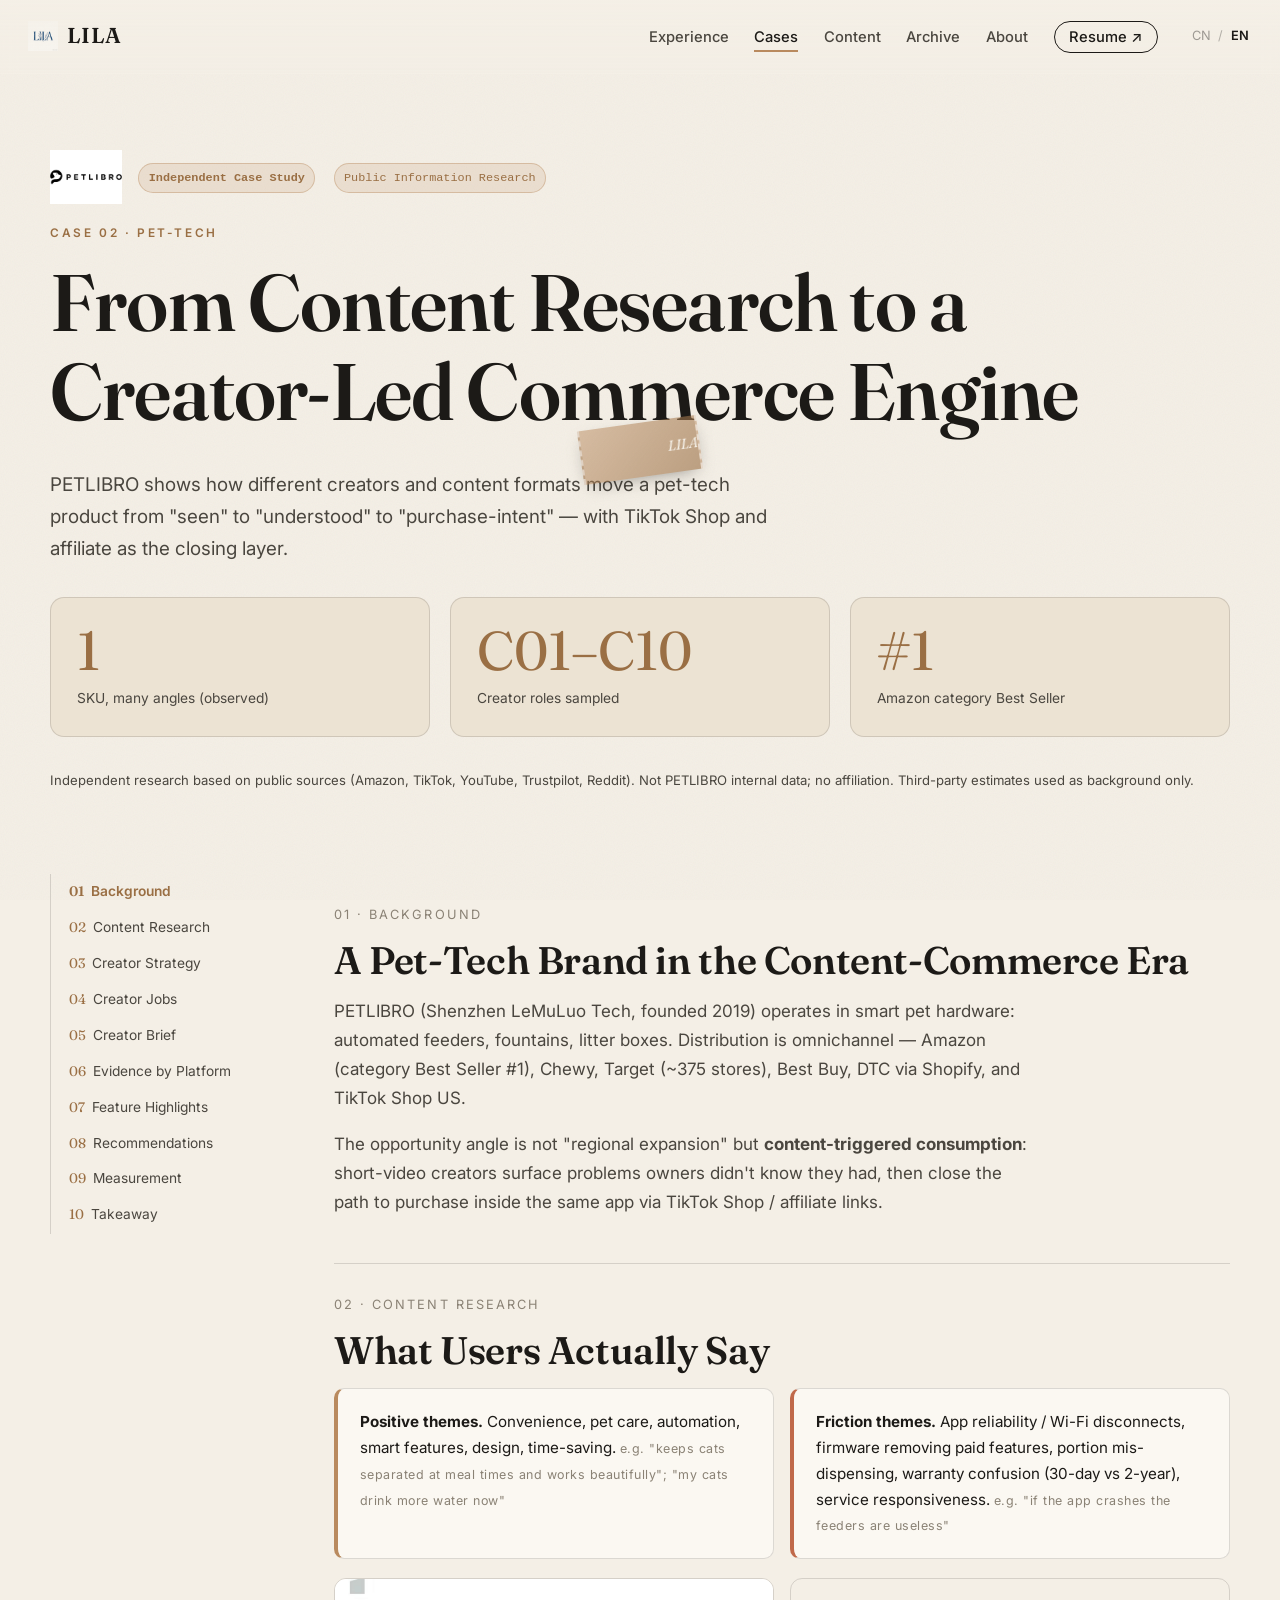
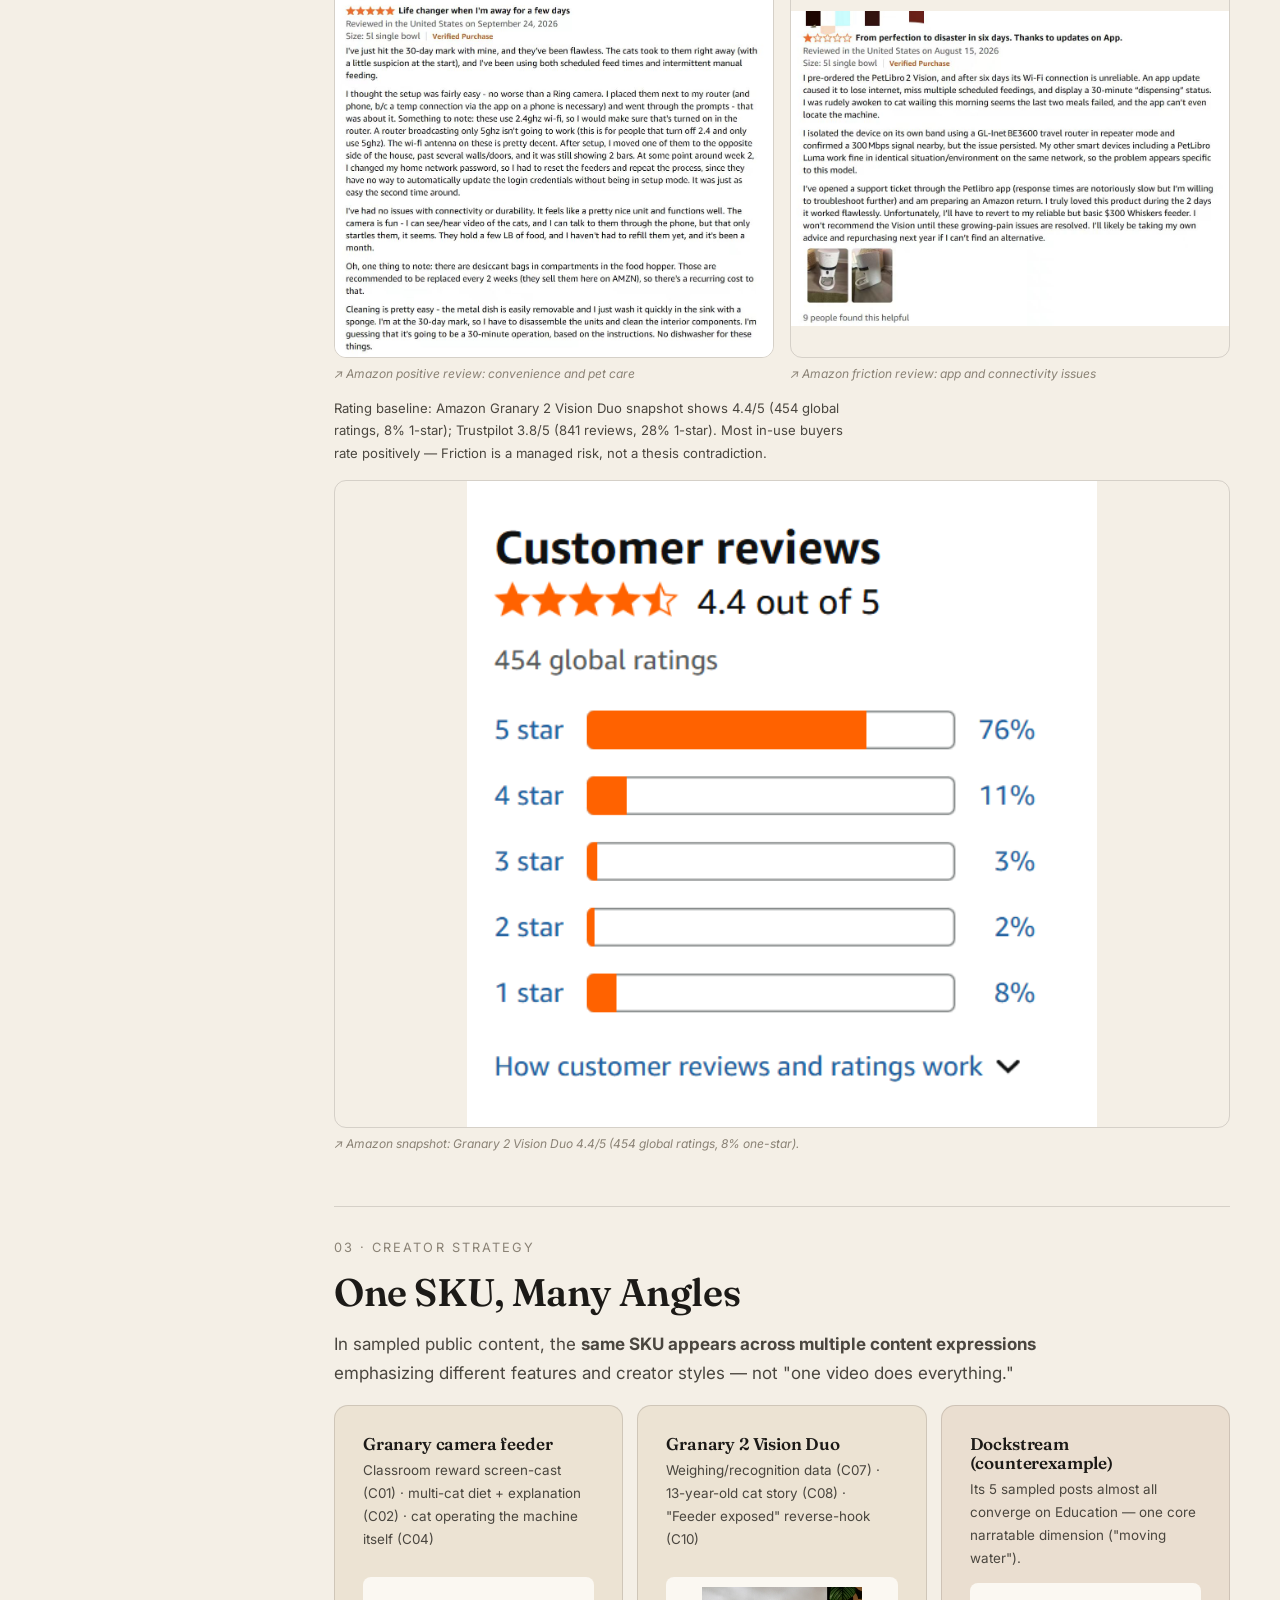
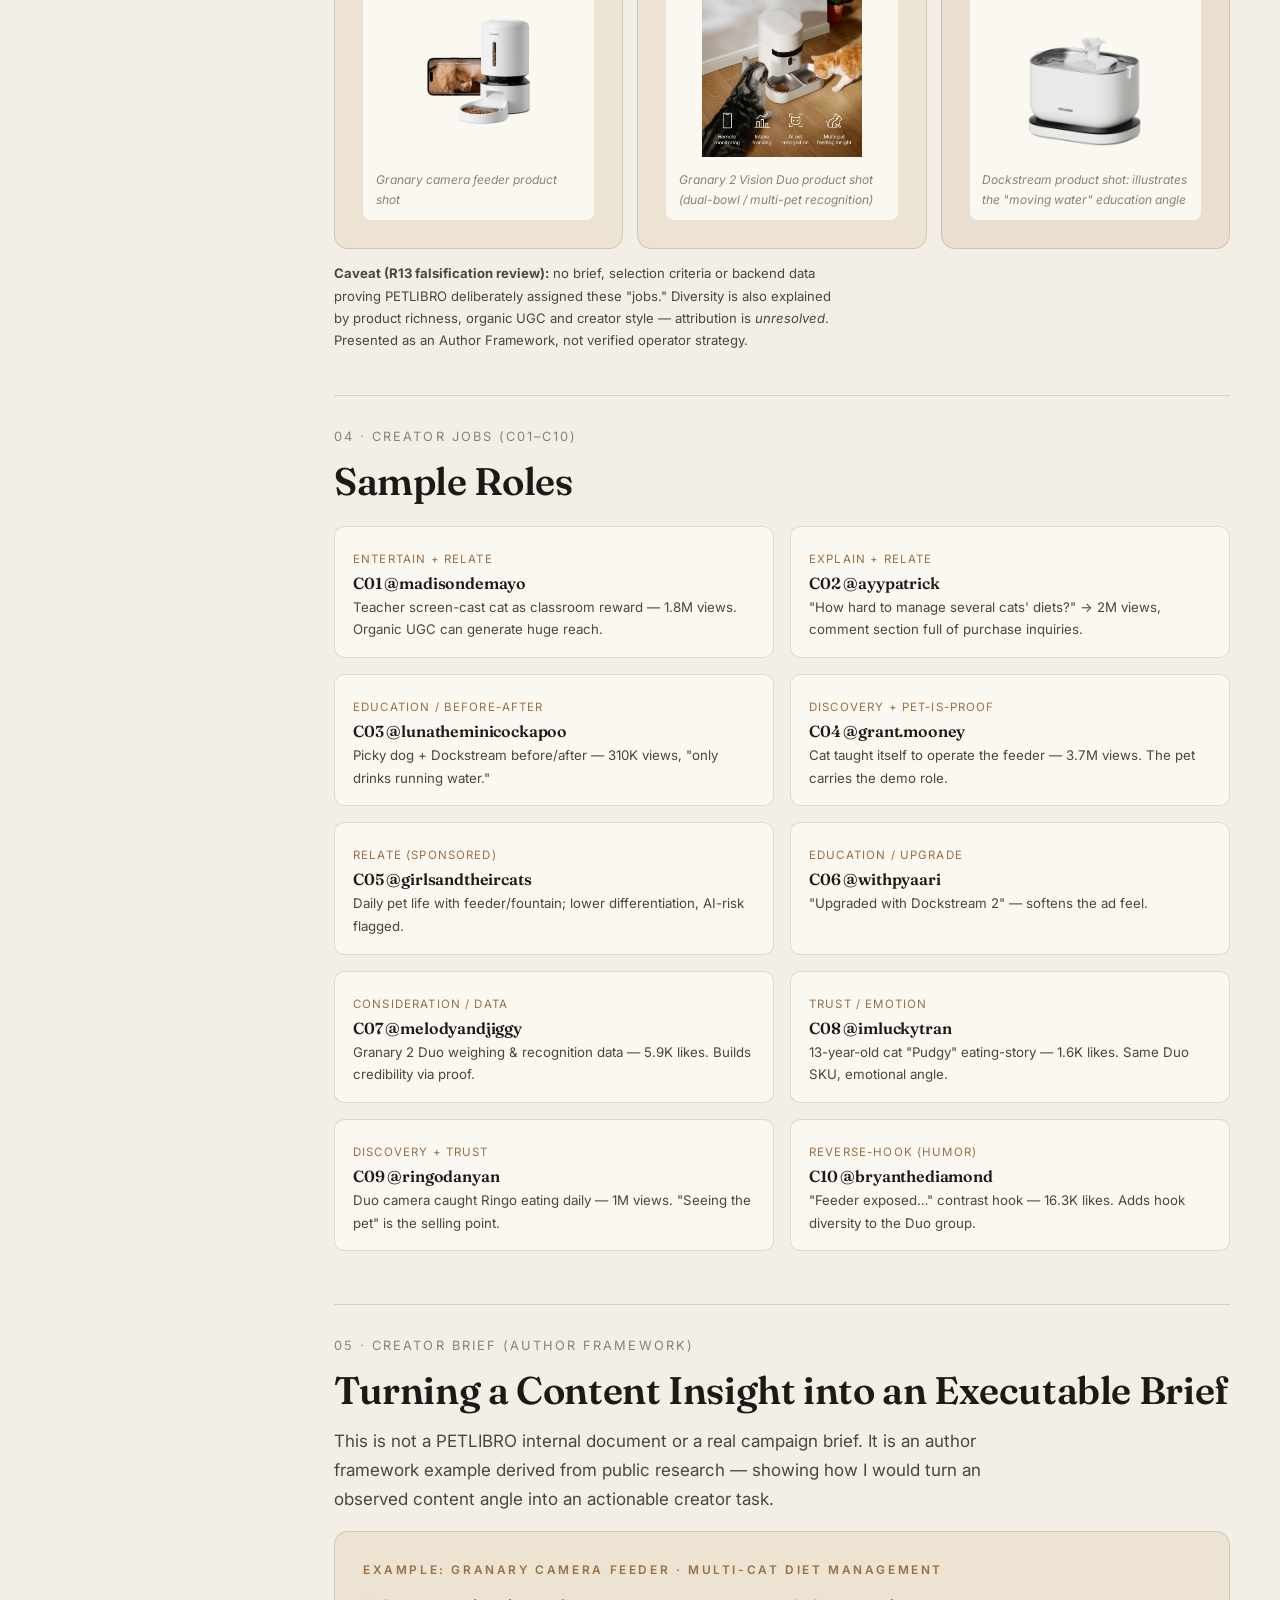
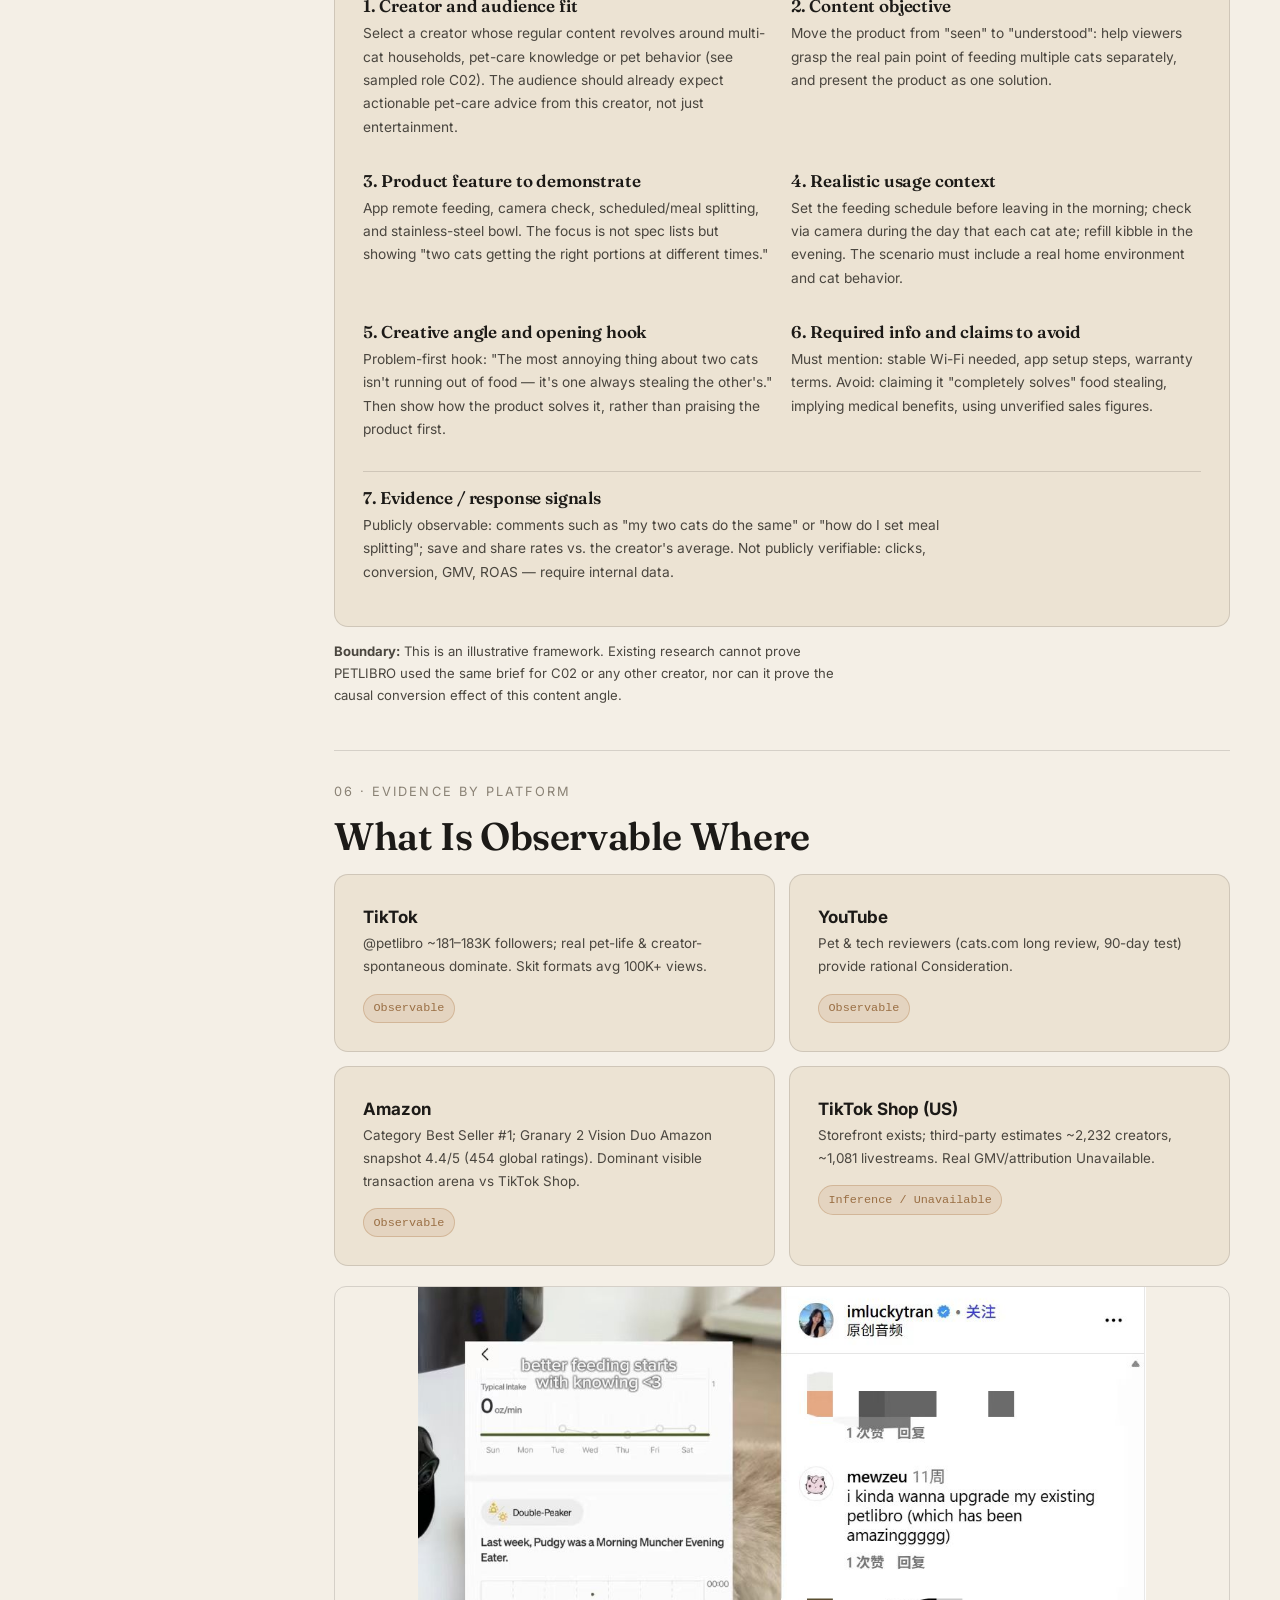
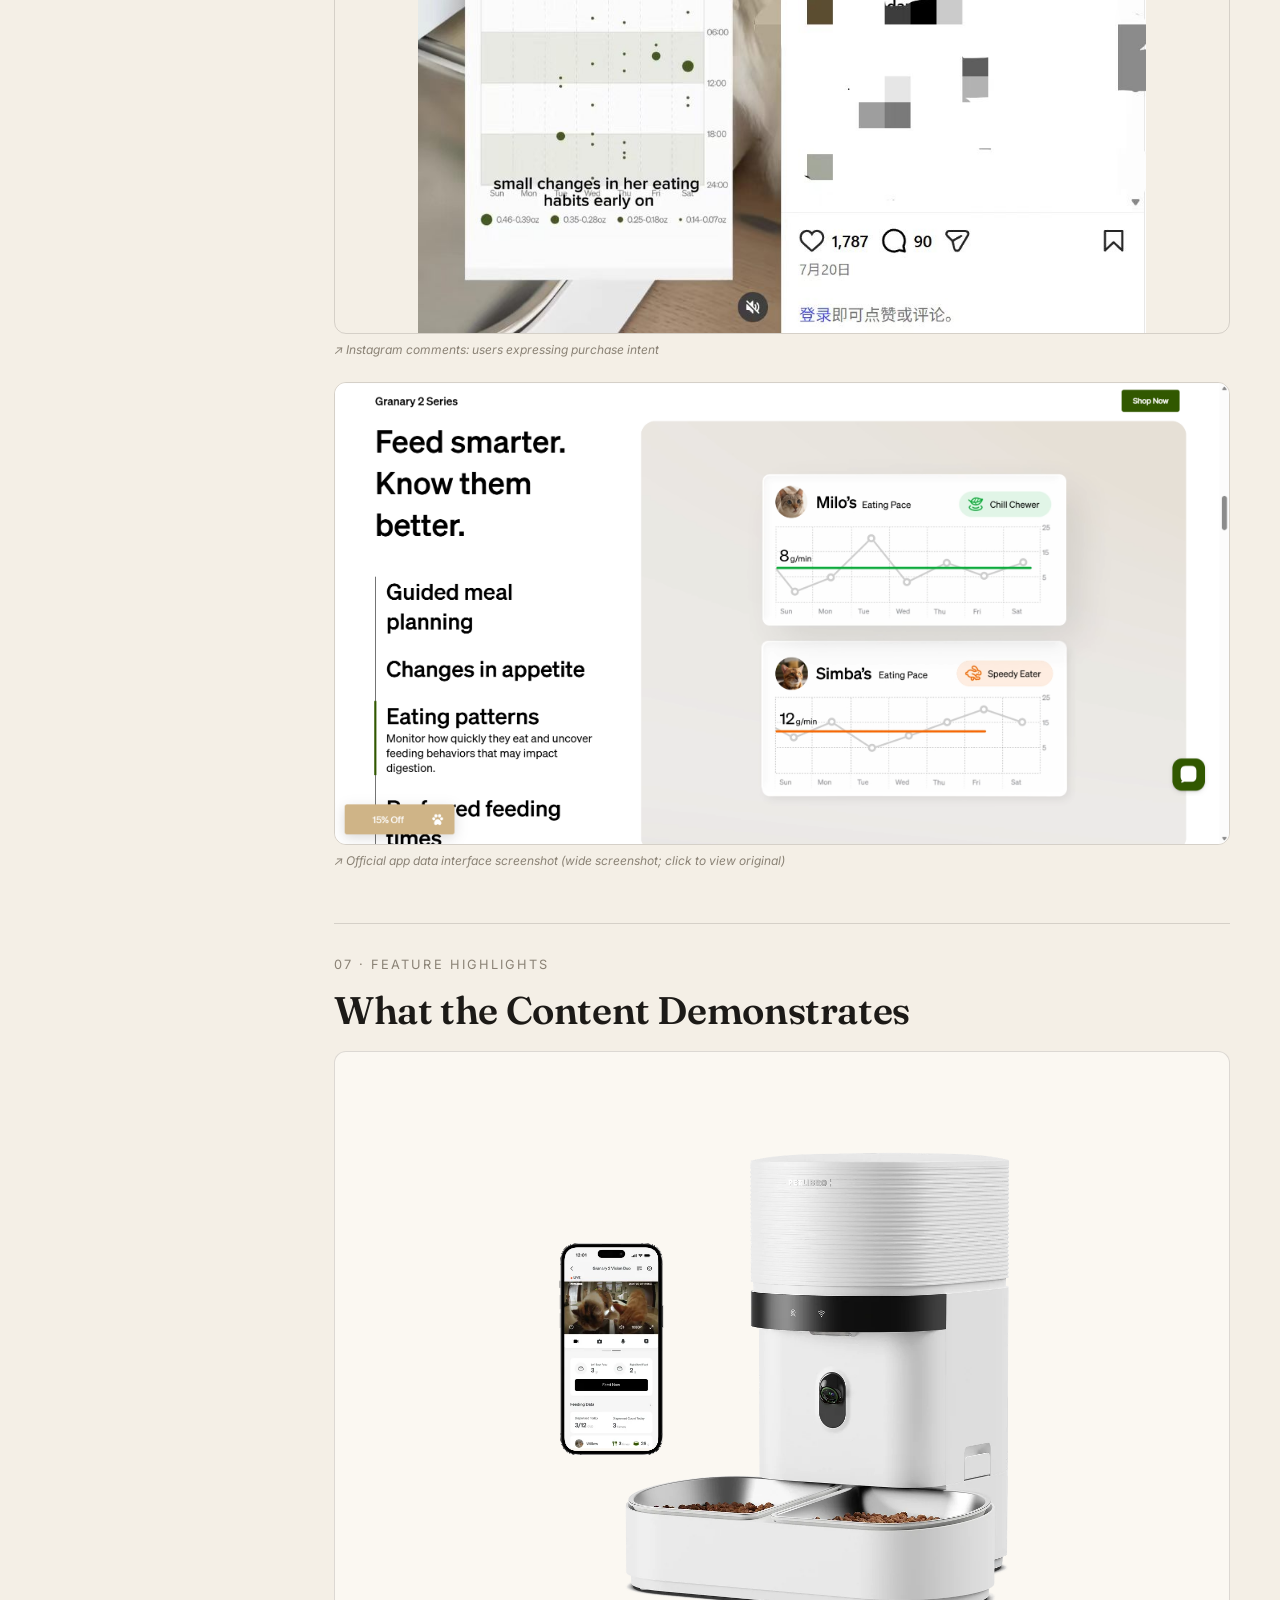
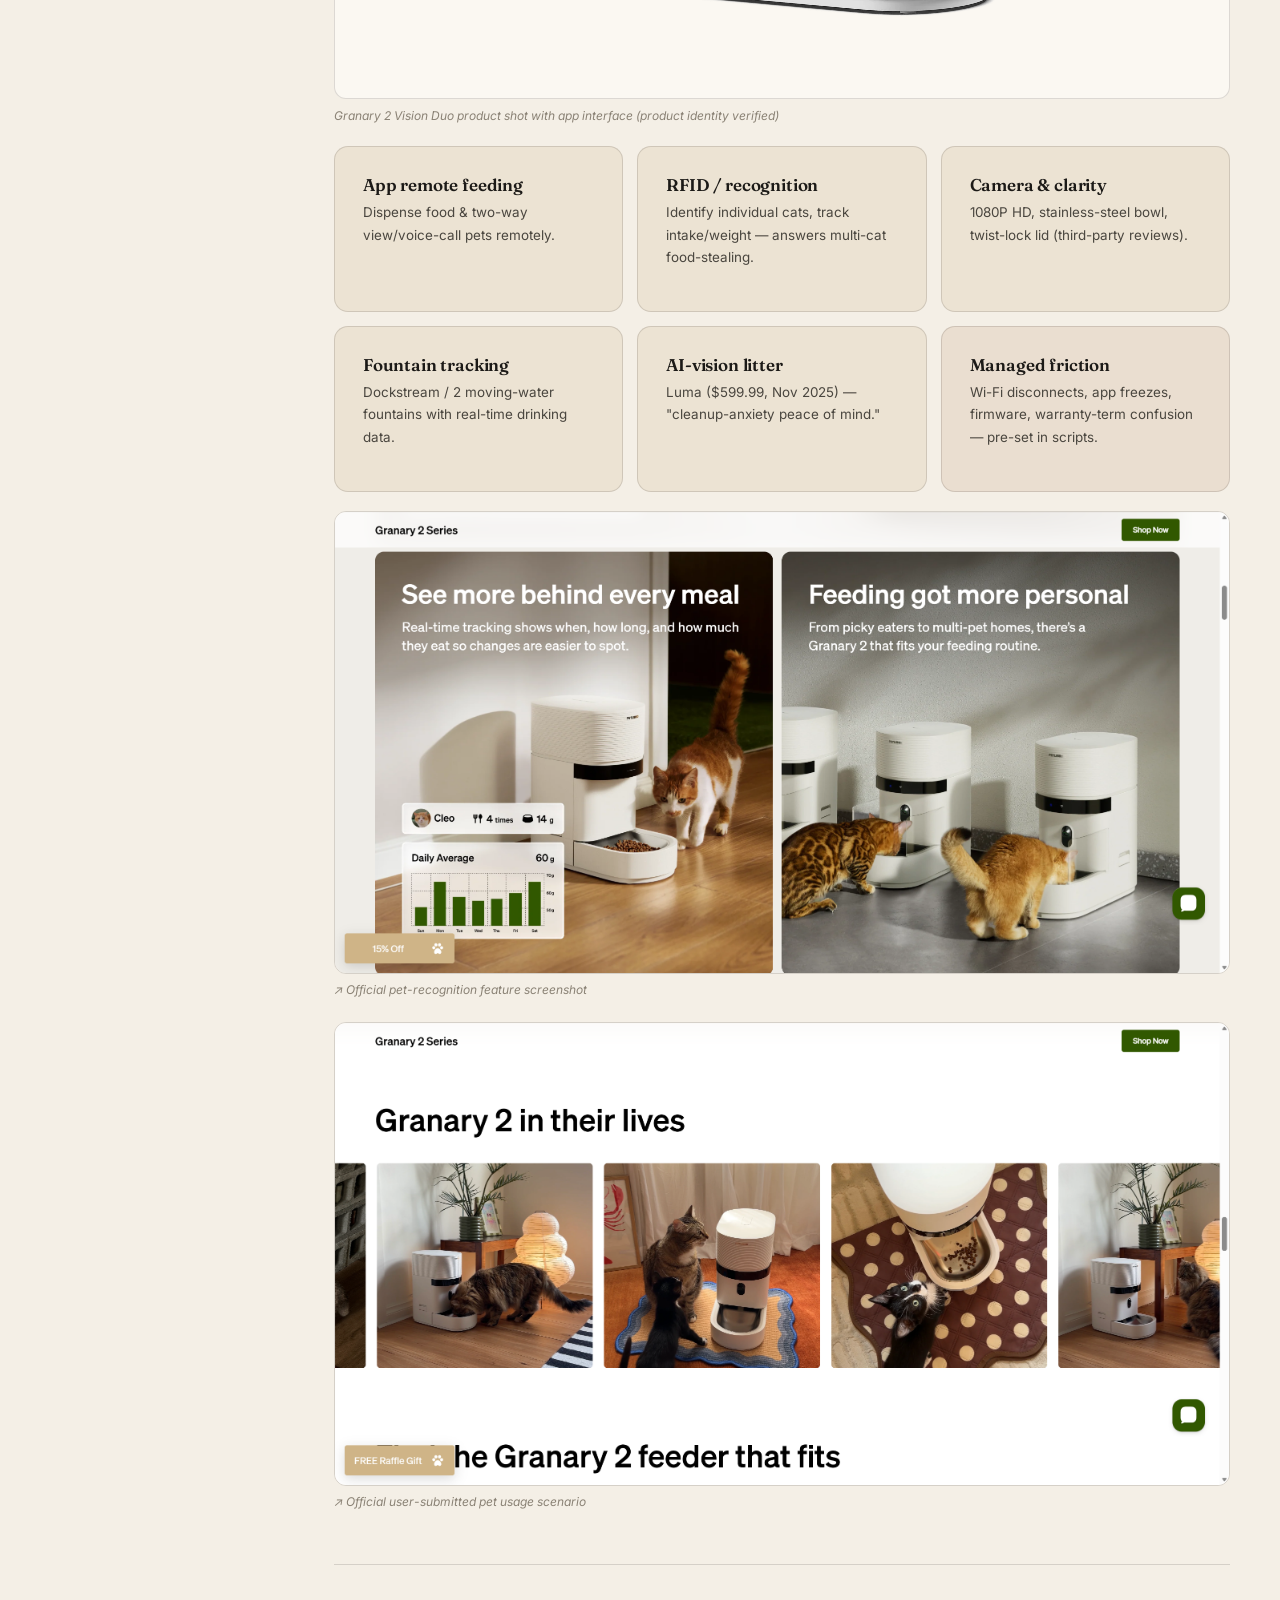
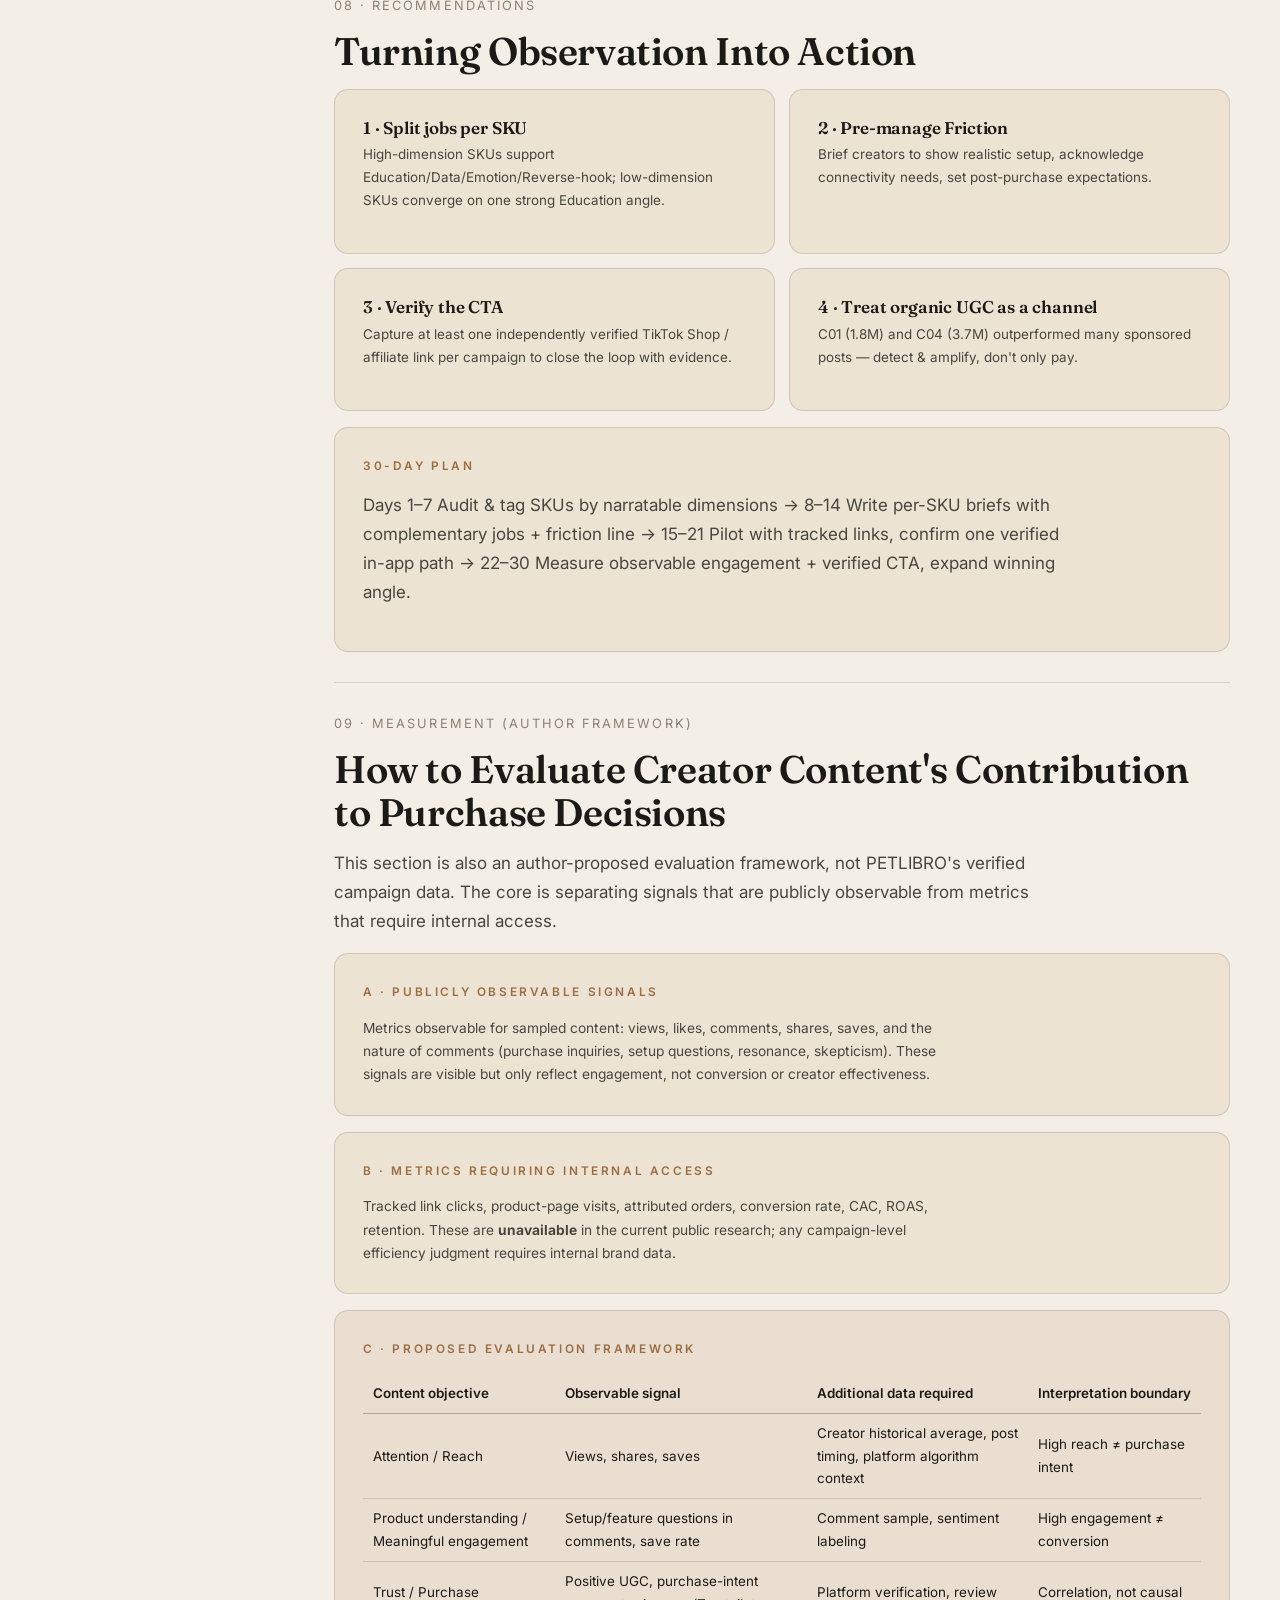
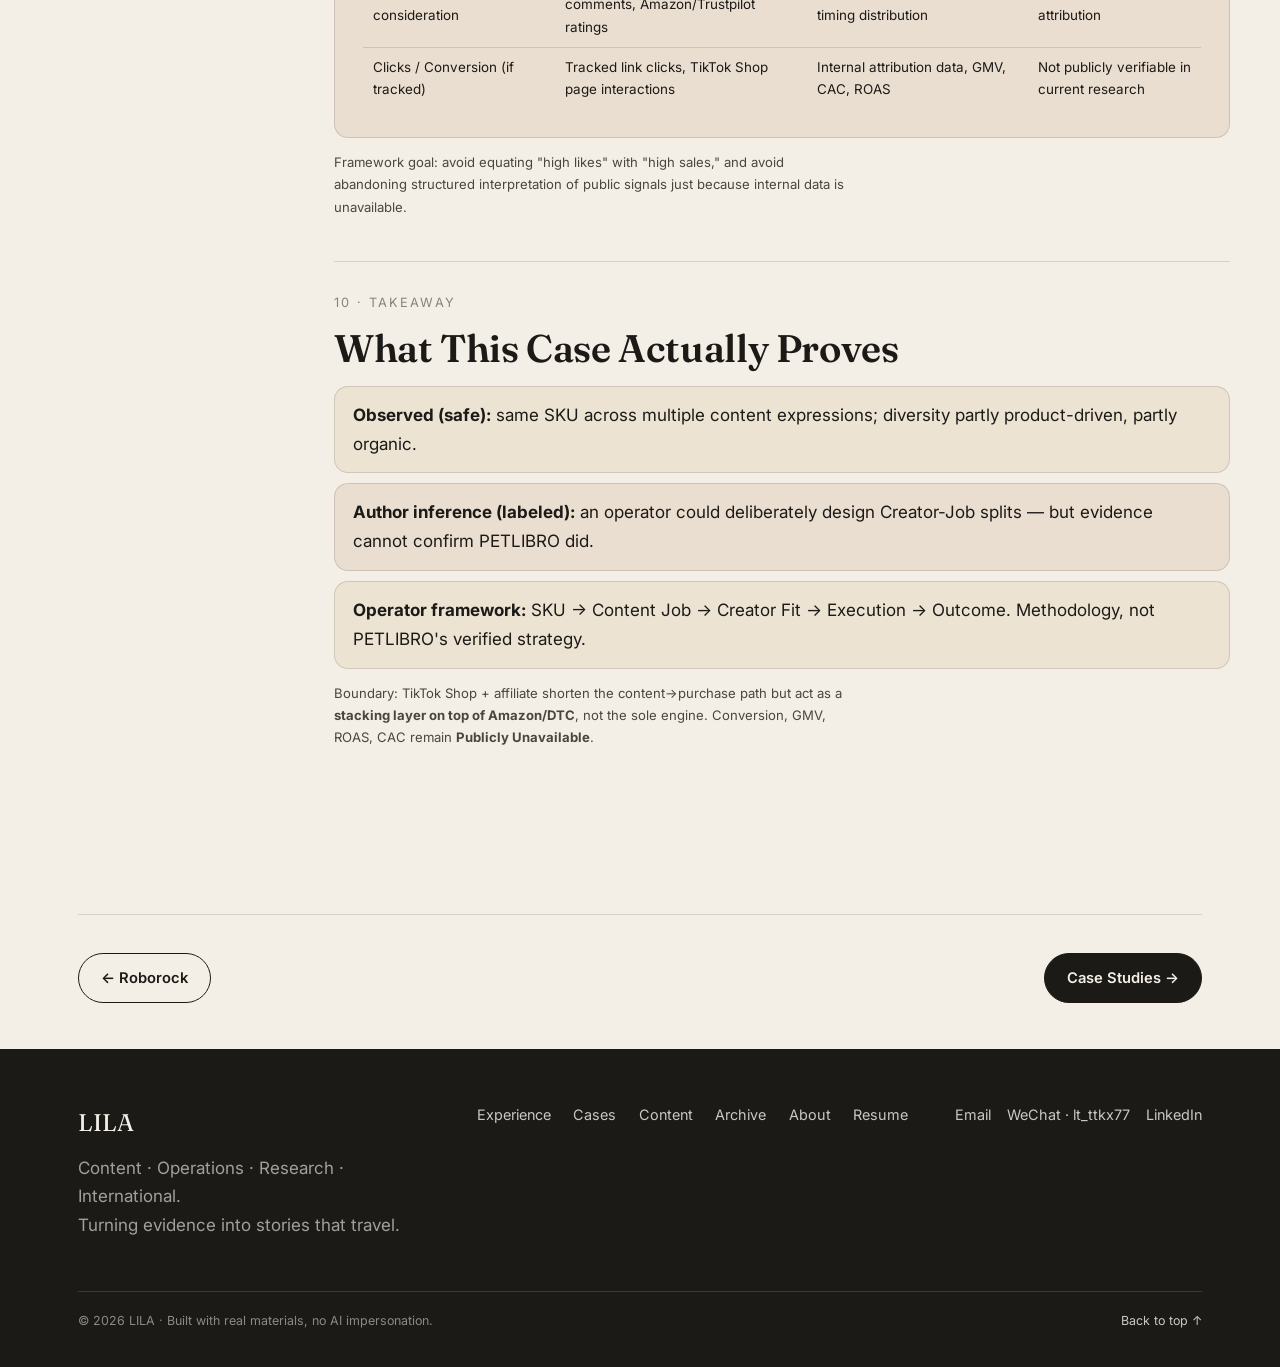
<file: cases-petlibro.html>
<!DOCTYPE html>
<html lang="en">
<head>
<meta charset="UTF-8">
<meta name="viewport" content="width=device-width, initial-scale=1.0">
<title>PETLIBRO — Case Study | LILA</title>
<link rel="preconnect" href="https://fonts.googleapis.com">
<link rel="preconnect" href="https://fonts.gstatic.com" crossorigin>
<link href="https://fonts.googleapis.com/css2?family=Fraunces:ital,opsz,wght@0,9..144,400;0,9..144,600;1,9..144,500&family=Inter:wght@400;500;600&display=swap" rel="stylesheet">
<link rel="stylesheet" href="css/style.css">
</head>
<body class="tape" data-page="cases">
<div id="nav-root"></div>

<main>
  <section class="case-hero wrap">
    <div class="brand-row">
      <img src="assets/petlibro_logo.jpg" alt="PETLIBRO">
      <span class="chip" data-zh-html="<b>独立案例研究</b>"><b>Independent Case Study</b></span>
      <span class="chip" data-zh="公开信息研究">Public Information Research</span>
    </div>
    <div class="eyebrow" data-zh="案例 02 · 宠物科技">Case 02 · Pet-Tech</div>
    <h1 data-zh-html="从内容研究到<br>创作者驱动的电商引擎">From Content Research to a<br>Creator-Led Commerce Engine</h1>
    <p class="lead" data-zh="PETLIBRO 展示了不同的创作者与内容形式，如何把一个宠物科技产品从「被看见」带到「被理解」，再到「购买意愿」——并以 TikTok Shop 与联盟分销作为收口层。">PETLIBRO shows how different creators and content formats move a pet-tech product from "seen" to "understood" to "purchase-intent" — with TikTok Shop and affiliate as the closing layer.</p>
    <div class="stats reveal" style="grid-template-columns:repeat(3,1fr)">
      <div class="stat"><div class="big kraft">1</div><div class="lbl" data-zh="单一 SKU，多个角度（观察）">SKU, many angles (observed)</div></div>
      <div class="stat"><div class="big kraft">C01–C10</div><div class="lbl" data-zh="抽样的创作者角色">Creator roles sampled</div></div>
      <div class="stat"><div class="big kraft">#1</div><div class="lbl" data-zh="Amazon 品类 Best Seller">Amazon category Best Seller</div></div>
    </div>
    <p class="muted" style="font-size:.82rem;margin-top:1rem" data-zh="基于公开来源（Amazon、TikTok、YouTube、Trustpilot、Reddit）的独立研究。非 PETLIBRO 内部数据，无任何隶属关系。第三方估计仅作背景参考。">Independent research based on public sources (Amazon, TikTok, YouTube, Trustpilot, Reddit). Not PETLIBRO internal data; no affiliation. Third-party estimates used as background only.</p>
  </section>

  <div class="case-layout wrap">
    <aside class="side-nav">
      <a href="#bg" data-zh-html='<span class="sn-num">01</span>背景'><span class="sn-num">01</span>Background</a>
      <a href="#research" data-zh-html='<span class="sn-num">02</span>内容研究'><span class="sn-num">02</span>Content Research</a>
      <a href="#strategy" data-zh-html='<span class="sn-num">03</span>创作者策略'><span class="sn-num">03</span>Creator Strategy</a>
      <a href="#jobs" data-zh-html='<span class="sn-num">04</span>创作者任务'><span class="sn-num">04</span>Creator Jobs</a>
      <a href="#brief" data-zh-html='<span class="sn-num">05</span>创作简报'><span class="sn-num">05</span>Creator Brief</a>
      <a href="#evidence" data-zh-html='<span class="sn-num">06</span>按平台证据'><span class="sn-num">06</span>Evidence by Platform</a>
      <a href="#features" data-zh-html='<span class="sn-num">07</span>功能亮点'><span class="sn-num">07</span>Feature Highlights</a>
      <a href="#recs" data-zh-html='<span class="sn-num">08</span>建议'><span class="sn-num">08</span>Recommendations</a>
      <a href="#measurement" data-zh-html='<span class="sn-num">09</span>衡量'><span class="sn-num">09</span>Measurement</a>
      <a href="#takeaway" data-zh-html='<span class="sn-num">10</span>要点'><span class="sn-num">10</span>Takeaway</a>
    </aside>

    <div>
      <section class="case-block" id="bg">
        <div class="sub" data-zh="01 · 背景">01 · Background</div>
        <h2 data-zh="内容电商时代的宠物科技品牌">A Pet-Tech Brand in the Content-Commerce Era</h2>
        <p class="muted" data-zh="PETLIBRO（深圳乐沐乐科技，2019 年成立）主营智能宠物硬件：自动喂食器、饮水机、猫砂盆。渠道为全渠道——Amazon（品类 Best Seller 第一）、Chewy、Target（约 375 家门店）、Best Buy、Shopify DTC，以及 TikTok Shop 美国。">PETLIBRO (Shenzhen LeMuLuo Tech, founded 2019) operates in smart pet hardware: automated feeders, fountains, litter boxes. Distribution is omnichannel — Amazon (category Best Seller #1), Chewy, Target (~375 stores), Best Buy, DTC via Shopify, and TikTok Shop US.</p>
        <p class="muted" data-zh-html='机会点不在「区域扩张」，而在于<b>内容触发消费</b>：短视频创作者把主人没意识到的痛点先抛出来，再在同一 App 内通过 TikTok Shop / 联盟链接收口到购买。'>The opportunity angle is not "regional expansion" but <b>content-triggered consumption</b>: short-video creators surface problems owners didn't know they had, then close the path to purchase inside the same app via TikTok Shop / affiliate links.</p>
      </section>

      <section class="case-block" id="research">
        <div class="sub" data-zh="02 · 内容研究">02 · Content Research</div>
        <h2 data-zh="用户到底在说什么">What Users Actually Say</h2>
        <div class="grid-2" style="gap:16px;margin-top:1rem">
          <div class="quote" data-zh-html='<b>正面主题。</b> 便利、宠物关怀、自动化、智能功能、设计、省时。<span class="meta">例如「能让猫在吃饭时间分开、用得很顺畅」；「我的猫现在喝更多水了」</span>'><b>Positive themes.</b> Convenience, pet care, automation, smart features, design, time-saving. <span class="meta">e.g. "keeps cats separated at meal times and works beautifully"; "my cats drink more water now"</span></div>
          <div class="quote neg" data-zh-html='<b>摩擦主题。</b> App 可靠性 / Wi-Fi 断连、固件移除付费功能、出粮不准、保修困惑（30 天 vs 2 年）、服务响应。<span class="meta">例如「如果 App 崩溃，喂食器就废了」</span>'><b>Friction themes.</b> App reliability / Wi-Fi disconnects, firmware removing paid features, portion mis-dispensing, warranty confusion (30-day vs 2-year), service responsiveness. <span class="meta">e.g. "if the app crashes the feeders are useless"</span></div>
        </div>
        <div class="evidence-pair reveal">
          <a class="img-link" href="assets/petlibro_amazon_Granary_2_Vision_Duo_Positive评论.jpg" target="_blank">
            <img class="inline" src="assets/petlibro_amazon_Granary_2_Vision_Duo_Positive评论.jpg" alt="PETLIBRO positive review" data-zh-attr="alt:PETLIBRO 正面评论">
            <span class="caption" data-zh="Amazon 正面评论：便利与宠物关怀">Amazon positive review: convenience and pet care</span>
          </a>
          <a class="img-link" href="assets/petlibro_amazon_Granary_2_Vision_Duo_Friction评论.jpg" target="_blank">
            <img class="inline" src="assets/petlibro_amazon_Granary_2_Vision_Duo_Friction评论.jpg" alt="PETLIBRO friction review" data-zh-attr="alt:PETLIBRO 摩擦评论">
            <span class="caption" data-zh="Amazon 摩擦评论：App 与连接问题">Amazon friction review: app and connectivity issues</span>
          </a>
        </div>
        <p class="muted" style="font-size:.82rem;margin-top:.6rem" data-zh="评分基线：Amazon Granary 2 Vision Duo 快照显示 4.4/5（454 条全球评分，8% 一星）；Trustpilot 3.8/5（841 条评论，28% 一星）。绝大多数真实使用买家给出正面评价——摩擦是可控风险，而非与论点矛盾。">Rating baseline: Amazon Granary 2 Vision Duo snapshot shows 4.4/5 (454 global ratings, 8% 1-star); Trustpilot 3.8/5 (841 reviews, 28% 1-star). Most in-use buyers rate positively — Friction is a managed risk, not a thesis contradiction.</p>
        <figure class="evidence-wide reveal" style="margin-top:1rem">
          <a class="img-link" href="assets/petlibro_amazon_Granary_2_Vision_Duo_星级评价.png" target="_blank">
            <img class="inline" src="assets/petlibro_amazon_Granary_2_Vision_Duo_星级评价.png" alt="Amazon customer reviews for Granary 2 Vision Duo: 4.4 out of 5 from 454 global ratings" data-zh-attr="alt:Amazon Granary 2 Vision Duo 评分：4.4/5（454 条全球评分）">
            <span class="caption" data-zh="Amazon 快照：Granary 2 Vision Duo 4.4/5（454 条全球评分，8% 一星）。">Amazon snapshot: Granary 2 Vision Duo 4.4/5 (454 global ratings, 8% one-star).</span>
          </a>
        </figure>
      </section>

      <section class="case-block" id="strategy">
        <div class="sub" data-zh="03 · 创作者策略">03 · Creator Strategy</div>
        <h2 data-zh="一个 SKU，多个角度">One SKU, Many Angles</h2>
        <p class="muted" data-zh-html='在抽样的公开内容中，<b>同一个 SKU 以多种内容表达出现</b>，强调不同功能与创作者风格——而非「一条视频讲完所有」。'>In sampled public content, the <b>same SKU appears across multiple content expressions</b> emphasizing different features and creator styles — not "one video does everything."</p>
        <div class="grid-3" style="gap:14px;margin-top:1rem;align-items:stretch">
          <div class="card" style="display:flex;flex-direction:column"><h4>Granary camera feeder</h4><p class="muted" style="font-size:.84rem" data-zh="课堂奖励投屏（C01）· 多猫饮食 + 讲解（C02）· 猫自己操作机器（C04）">Classroom reward screen-cast (C01) · multi-cat diet + explanation (C02) · cat operating the machine itself (C04)</p>
            <figure style="margin:auto 0 0;background:var(--white);border-radius:8px;padding:.6rem .4rem;text-align:center">
              <img class="card-img" style="margin:0;max-height:170px" src="assets/petlibro-granary产品主视图.webp" alt="PETLIBRO Granary Smart Camera Feeder" data-zh-attr="alt:PETLIBRO Granary 摄像头喂食器">
              <figcaption class="caption" style="text-align:left;padding:.4rem .4rem 0" data-zh="Granary 摄像头喂食器产品图">Granary camera feeder product shot</figcaption>
            </figure>
          </div>
          <div class="card" style="display:flex;flex-direction:column"><h4>Granary 2 Vision Duo</h4><p class="muted" style="font-size:.84rem" data-zh="称重 / 识别数据（C07）· 13 岁老猫故事（C08）·「喂食器被拆穿」反转钩子（C10）">Weighing/recognition data (C07) · 13-year-old cat story (C08) · "Feeder exposed" reverse-hook (C10)</p>
            <figure style="margin:auto 0 0;background:var(--white);border-radius:8px;padding:.6rem .4rem;text-align:center">
              <img class="card-img" style="margin:0;max-height:170px" src="assets/petlibro-granary2产品照片.webp" alt="PETLIBRO Granary 2 Vision Duo with two cats" data-zh-attr="alt:PETLIBRO Granary 2 Vision Duo 与两只猫">
              <figcaption class="caption" style="text-align:left;padding:.4rem .4rem 0" data-zh="Granary 2 Vision Duo 产品图（双碗 / 多猫识别）">Granary 2 Vision Duo product shot (dual-bowl / multi-pet recognition)</figcaption>
            </figure>
          </div>
          <div class="card" style="background:var(--kraft-tint)"><h4>Dockstream (counterexample)</h4><p class="muted" style="font-size:.84rem" data-zh="其 5 条抽样内容几乎都收敛到「教育」——一个可叙事的核心维度（「流动的水」）。">Its 5 sampled posts almost all converge on Education — one core narratable dimension ("moving water").</p>
            <figure style="margin:.8rem 0 0;background:var(--white);border-radius:8px;padding:.6rem .4rem;text-align:center">
              <img class="card-img" style="margin:0;max-height:170px" src="assets/petlibro-dockstream产品主视图.webp" alt="PETLIBRO Dockstream fountain" data-zh-attr="alt:PETLIBRO Dockstream 饮水机">
              <figcaption class="caption" style="text-align:left;padding:0 .4rem" data-zh="Dockstream 产品图：用于说明「流动的水」这一教育维度">Dockstream product shot: illustrates the "moving water" education angle</figcaption>
            </figure>
          </div>
        </div>
        <p class="muted" style="font-size:.82rem;margin-top:.8rem" data-zh-html='<b>注意（R13 证伪复核）：</b> 没有创作简报、选择标准或后端数据能证明 PETLIBRO 有意识地给这些创作者分配了这些「任务」。多样性也可由产品丰富度、有机 UGC 与创作者风格解释——归因<i>未定</i>。将其呈现为作者框架，而非已被验证的运营策略。'><b>Caveat (R13 falsification review):</b> no brief, selection criteria or backend data proving PETLIBRO deliberately assigned these "jobs." Diversity is also explained by product richness, organic UGC and creator style — attribution is <i>unresolved</i>. Presented as an Author Framework, not verified operator strategy.</p>
      </section>

      <section class="case-block" id="jobs">
        <div class="sub" data-zh="04 · 创作者任务（C01–C10）">04 · Creator Jobs (C01–C10)</div>
        <h2 data-zh="抽样角色">Sample Roles</h2>
        <div class="roles">
          <div class="role"><span class="tag" data-zh="娱乐 + 共鸣">Entertain + Relate</span><h4>C01 @madisondemayo</h4><p class="muted" data-zh="教师投屏，把猫作为课堂奖励——180 万播放。有机 UGC 也能带来巨大触达。">Teacher screen-cast cat as classroom reward — 1.8M views. Organic UGC can generate huge reach.</p></div>
          <div class="role"><span class="tag" data-zh="解释 + 共鸣">Explain + Relate</span><h4>C02 @ayypatrick</h4><p class="muted" data-zh="「管好几只猫的饮食有多难？」→ 200 万播放，评论区满是购买咨询。">"How hard to manage several cats' diets?" → 2M views, comment section full of purchase inquiries.</p></div>
          <div class="role"><span class="tag" data-zh="教育 / 前后对比">Education / Before-After</span><h4>C03 @lunatheminicockapoo</h4><p class="muted" data-zh="挑食狗 + Dockstream 前后对比——31 万播放，「只喝流动的水」。">Picky dog + Dockstream before/after — 310K views, "only drinks running water."</p></div>
          <div class="role"><span class="tag" data-zh="触达 + 宠物即证明">Discovery + Pet-is-Proof</span><h4>C04 @grant.mooney</h4><p class="muted" data-zh="猫自学操作喂食器——370 万播放。宠物承担演示角色。">Cat taught itself to operate the feeder — 3.7M views. The pet carries the demo role.</p></div>
          <div class="role"><span class="tag" data-zh="共鸣（赞助）">Relate (sponsored)</span><h4>C05 @girlsandtheircats</h4><p class="muted" data-zh="日常宠物生活配合喂食器 / 饮水机；差异化较低，已标记 AI 风险。">Daily pet life with feeder/fountain; lower differentiation, AI-risk flagged.</p></div>
          <div class="role"><span class="tag" data-zh="教育 / 升级">Education / Upgrade</span><h4>C06 @withpyaari</h4><p class="muted" data-zh="「升级到 Dockstream 2」——弱化广告感。">"Upgraded with Dockstream 2" — softens the ad feel.</p></div>
          <div class="role"><span class="tag" data-zh="考虑 / 数据">Consideration / Data</span><h4>C07 @melodyandjiggy</h4><p class="muted" data-zh="Granary 2 Duo 称重与识别数据——5.9K 赞。用证据建立可信度。">Granary 2 Duo weighing &amp; recognition data — 5.9K likes. Builds credibility via proof.</p></div>
          <div class="role"><span class="tag" data-zh="信任 / 情感">Trust / Emotion</span><h4>C08 @imluckytran</h4><p class="muted" data-zh="13 岁老猫「Pudgy」的进食故事——1.6K 赞。同一 Duo SKU，情感角度。">13-year-old cat "Pudgy" eating-story — 1.6K likes. Same Duo SKU, emotional angle.</p></div>
          <div class="role"><span class="tag" data-zh="触达 + 信任">Discovery + Trust</span><h4>C09 @ringodanyan</h4><p class="muted" data-zh="Duo 摄像头拍到 Ringo 每天进食——100 万播放。「看见宠物」即卖点。">Duo camera caught Ringo eating daily — 1M views. "Seeing the pet" is the selling point.</p></div>
          <div class="role"><span class="tag" data-zh="反转钩子（幽默）">Reverse-Hook (Humor)</span><h4>C10 @bryanthediamond</h4><p class="muted" data-zh="「喂食器被拆穿……」反差钩子——16.3K 赞。为 Duo 组增加钩子多样性。">"Feeder exposed…" contrast hook — 16.3K likes. Adds hook diversity to the Duo group.</p></div>
        </div>
      </section>

      <section class="case-block" id="brief">
        <div class="sub" data-zh="05 · 创作简报（作者框架）">05 · Creator Brief (Author Framework)</div>
        <h2 data-zh="把一个内容洞察变成可执行的创作简报">Turning a Content Insight into an Executable Brief</h2>
        <p class="muted" data-zh="以下内容不是 PETLIBRO 的内部文件或真实活动简报，而是基于公开研究整理出的作者运营框架示例——展示我会如何把观察到的内容角度转化为可落地的创作者任务。">This is not a PETLIBRO internal document or a real campaign brief. It is an author framework example derived from public research — showing how I would turn an observed content angle into an actionable creator task.</p>
        <div class="card" style="margin-top:1rem">
          <div class="eyebrow" style="color:var(--kraft-deep)" data-zh="示例：Granary 摄像头喂食器 · 多猫饮食管理">Example: Granary camera feeder · multi-cat diet management</div>
          <div class="grid-2" style="gap:18px;margin-top:1rem">
            <div>
              <h4 data-zh="1. 创作者与受众契合">1. Creator and audience fit</h4>
              <p class="muted" style="font-size:.86rem" data-zh="选择一位日常内容围绕多猫家庭、养宠知识或宠物行为展开的创作者（参考抽样角色 C02）。受众应已习惯从该创作者处获得「可照做的养宠建议」，而非纯娱乐。">Select a creator whose regular content revolves around multi-cat households, pet-care knowledge or pet behavior (see sampled role C02). The audience should already expect actionable pet-care advice from this creator, not just entertainment.</p>
            </div>
            <div>
              <h4 data-zh="2. 内容目标">2. Content objective</h4>
              <p class="muted" style="font-size:.86rem" data-zh="把产品从「被看见」推进到「被理解」：让观众理解「多猫家庭分开喂食」的真实痛点，并把产品作为解决方案之一呈现。">Move the product from "seen" to "understood": help viewers grasp the real pain point of feeding multiple cats separately, and present the product as one solution.</p>
            </div>
            <div>
              <h4 data-zh="3. 要展示的产品功能">3. Product feature to demonstrate</h4>
              <p class="muted" style="font-size:.86rem" data-zh="App 远程投喂、摄像头查看、分餐/定时，以及不锈钢食盆。重点不是罗列参数，而是展示「两只猫在不同时间吃到正确份量」。">App remote feeding, camera check, scheduled/meal splitting, and stainless-steel bowl. The focus is not spec lists but showing "two cats getting the right portions at different times."</p>
            </div>
            <div>
              <h4 data-zh="4. 真实使用场景">4. Realistic usage context</h4>
              <p class="muted" style="font-size:.86rem" data-zh="早晨出门前设定喂食计划；白天通过摄像头确认每只猫是否进食；晚上回家补充干粮。场景必须包含真实的家居环境与猫的行为。">Set the feeding schedule before leaving in the morning; check via camera during the day that each cat ate; refill kibble in the evening. The scenario must include a real home environment and cat behavior.</p>
            </div>
            <div>
              <h4 data-zh="5. 创意角度与开场钩子">5. Creative angle and opening hook</h4>
              <p class="muted" style="font-size:.86rem" data-zh="以问题优先开场：「养两只猫最烦的不是粮不够，是一只总抢另一只的。」随后展示产品如何解决，而不是先夸产品。">Problem-first hook: "The most annoying thing about two cats isn't running out of food — it's one always stealing the other's." Then show how the product solves it, rather than praising the product first.</p>
            </div>
            <div>
              <h4 data-zh="6. 必须说明的信息与避免的说法">6. Required info and claims to avoid</h4>
              <p class="muted" style="font-size:.86rem" data-zh="必须说明：需要稳定 Wi-Fi、App 设置步骤、保修条款。避免：承诺「彻底解决」抢食、暗示医疗效果、使用未经验证的销售数据。">Must mention: stable Wi-Fi needed, app setup steps, warranty terms. Avoid: claiming it "completely solves" food stealing, implying medical benefits, using unverified sales figures.</p>
            </div>
          </div>
          <div style="margin-top:1rem;padding-top:1rem;border-top:1px solid var(--line)">
            <h4 data-zh="7. 观察信号">7. Evidence / response signals</h4>
            <p class="muted" style="font-size:.86rem" data-zh="公开可观察：评论中是否出现「我家也是两只猫抢食」「怎么设置分餐」；保存与分享率是否高于账号平均水平。不可公开验证：点击、转化、GMV、ROAS，需要内部数据。">Publicly observable: comments such as "my two cats do the same" or "how do I set meal splitting"; save and share rates vs. the creator's average. Not publicly verifiable: clicks, conversion, GMV, ROAS — require internal data.</p>
          </div>
        </div>
        <p class="muted" style="font-size:.82rem;margin-top:.8rem" data-zh-html='<b>边界：</b>这是一个说明性的框架。现有研究无法证明 PETLIBRO 对 C02 或其他创作者使用过相同的简报，也无法证明该内容角度的因果转化效果。'><b>Boundary:</b> This is an illustrative framework. Existing research cannot prove PETLIBRO used the same brief for C02 or any other creator, nor can it prove the causal conversion effect of this content angle.</p>
      </section>

      <section class="case-block" id="evidence">
        <div class="sub" data-zh="06 · 按平台的证据">06 · Evidence by Platform</div>
        <h2 data-zh="在各平台能观察到什么">What Is Observable Where</h2>
        <div class="grid-2" style="gap:14px;margin-top:1rem">
          <div class="card"><b>TikTok</b><p class="muted" style="font-size:.84rem" data-zh="@petlibro 约 18.1–18.3 万粉丝；真实宠物生活与创作者自发内容主导。短剧形式平均 10 万+ 播放。">@petlibro ~181–183K followers; real pet-life &amp; creator-spontaneous dominate. Skit formats avg 100K+ views.</p><span class="chip" data-zh="可观察">Observable</span></div>
          <div class="card"><b>YouTube</b><p class="muted" style="font-size:.84rem" data-zh="宠物与科技评测（cats.com 长评、90 天测试）提供理性的「考虑」信息。">Pet &amp; tech reviewers (cats.com long review, 90-day test) provide rational Consideration.</p><span class="chip" data-zh="可观察">Observable</span></div>
          <div class="card"><b>Amazon</b><p class="muted" style="font-size:.84rem" data-zh="品类 Best Seller 第一；Granary 2 Vision Duo 在 Amazon 的公开快照为 4.4/5（454 条全球评分）。相比 TikTok Shop，是可见的交易主阵地。">Category Best Seller #1; Granary 2 Vision Duo Amazon snapshot 4.4/5 (454 global ratings). Dominant visible transaction arena vs TikTok Shop.</p><span class="chip" data-zh="可观察">Observable</span></div>
          <div class="card"><b>TikTok Shop (US)</b><p class="muted" style="font-size:.84rem" data-zh="门店存在；第三方估计约 2,232 名创作者、约 1,081 场直播。真实 GMV / 归因不可用。">Storefront exists; third-party estimates ~2,232 creators, ~1,081 livestreams. Real GMV/attribution Unavailable.</p><span class="chip" data-zh="推断 / 不可用">Inference / Unavailable</span></div>
        </div>
        <div class="evidence-wide reveal">
          <a class="img-link" href="assets/petlibro_instagram_Granary_2_Vision_评论区希望买的意愿.jpg" target="_blank">
            <img class="inline" src="assets/petlibro_instagram_Granary_2_Vision_评论区希望买的意愿.jpg" alt="PETLIBRO Instagram comments" data-zh-attr="alt:PETLIBRO Instagram 评论">
            <span class="caption" data-zh="Instagram 评论区：用户表达购买意愿">Instagram comments: users expressing purchase intent</span>
          </a>
        </div>
        <div class="evidence-wide reveal">
          <a class="img-link" href="assets/petlibro_official_Granary_2_Vision_Duo_App数据.png" target="_blank">
            <img class="inline" src="assets/petlibro_official_Granary_2_Vision_Duo_App数据.png" alt="PETLIBRO App data" data-zh-attr="alt:PETLIBRO App 数据">
            <span class="caption" data-zh="官方 App 数据界面截图（宽屏截图，点击可查看原图）">Official app data interface screenshot (wide screenshot; click to view original)</span>
          </a>
        </div>
      </section>

      <section class="case-block" id="features">
        <div class="sub" data-zh="07 · 功能亮点">07 · Feature Highlights</div>
        <h2 data-zh="内容展示了什么">What the Content Demonstrates</h2>
        <figure class="evidence-wide reveal">
          <a class="img-link" href="assets/petlibro-granary2产品视图.webp" target="_blank">
            <img class="inline" src="assets/petlibro-granary2产品视图.webp" alt="PETLIBRO Granary 2 Vision Duo with app view" data-zh-attr="alt:PETLIBRO Granary 2 Vision Duo 与 App 视图" style="background:var(--white)">
          </a>
          <figcaption class="caption" data-zh="Granary 2 Vision Duo 产品图与 App 界面（产品身份已核对）">Granary 2 Vision Duo product shot with app interface (product identity verified)</figcaption>
        </figure>
        <div class="grid-3" style="gap:14px;margin-top:1rem">
          <div class="card"><h4 data-zh="App 远程喂食">App remote feeding</h4><p class="muted" style="font-size:.84rem" data-zh="远程投喂食物，并与宠物双向视频 / 语音通话。">Dispense food &amp; two-way view/voice-call pets remotely.</p></div>
          <div class="card"><h4 data-zh="RFID / 识别">RFID / recognition</h4><p class="muted" style="font-size:.84rem" data-zh="识别单个猫咪，追踪进食量 / 体重——解决多猫抢食问题。">Identify individual cats, track intake/weight — answers multi-cat food-stealing.</p></div>
          <div class="card"><h4 data-zh="摄像头与清晰度">Camera &amp; clarity</h4><p class="muted" style="font-size:.84rem" data-zh="1080P 高清、不锈钢碗、旋钮锁盖（第三方评测）。">1080P HD, stainless-steel bowl, twist-lock lid (third-party reviews).</p></div>
          <div class="card"><h4 data-zh="饮水追踪">Fountain tracking</h4><p class="muted" style="font-size:.84rem" data-zh="Dockstream / 2 款流动水饮水机，带实时饮水数据。">Dockstream / 2 moving-water fountains with real-time drinking data.</p></div>
          <div class="card"><h4 data-zh="AI 视觉猫砂盆">AI-vision litter</h4><p class="muted" style="font-size:.84rem" data-zh="Luma（$599.99，2025 年 11 月）——「清理焦虑的安心感」。">Luma ($599.99, Nov 2025) — "cleanup-anxiety peace of mind."</p></div>
          <div class="card" style="background:var(--kraft-tint)"><h4 data-zh="可控摩擦">Managed friction</h4><p class="muted" style="font-size:.84rem" data-zh="Wi-Fi 断连、App 卡顿、固件、保修条款困惑——已在脚本中预设。">Wi-Fi disconnects, app freezes, firmware, warranty-term confusion — pre-set in scripts.</p></div>
        </div>
        <div class="evidence-wide reveal">
          <a class="img-link" href="assets/petlibro_official_Granary_2_Vision_Duo_宠物识别.png" target="_blank">
            <img class="inline" src="assets/petlibro_official_Granary_2_Vision_Duo_宠物识别.png" alt="PETLIBRO pet recognition" data-zh-attr="alt:PETLIBRO 宠物识别">
            <span class="caption" data-zh="官方宠物识别功能截图">Official pet-recognition feature screenshot</span>
          </a>
        </div>
        <div class="evidence-wide reveal">
          <a class="img-link" href="assets/petlibro_official_Granary_2_Vision_Duo_用户反馈照片宠物使用场景.png" target="_blank">
            <img class="inline" src="assets/petlibro_official_Granary_2_Vision_Duo_用户反馈照片宠物使用场景.png" alt="PETLIBRO pet usage" data-zh-attr="alt:PETLIBRO 宠物使用场景">
            <span class="caption" data-zh="官方用户反馈：宠物使用场景">Official user-submitted pet usage scenario</span>
          </a>
        </div>
      </section>

      <section class="case-block" id="recs">
        <div class="sub" data-zh="08 · 建议">08 · Recommendations</div>
        <h2 data-zh="把观察变成行动">Turning Observation Into Action</h2>
        <div class="grid-2" style="gap:14px;margin-top:1rem">
          <div class="card"><h4 data-zh="1 · 按 SKU 拆分任务">1 · Split jobs per SKU</h4><p class="muted" style="font-size:.84rem" data-zh="高维度 SKU 支持教育 / 数据 / 情感 / 反转钩子；低维度 SKU 收敛到一个强教育角度。">High-dimension SKUs support Education/Data/Emotion/Reverse-hook; low-dimension SKUs converge on one strong Education angle.</p></div>
          <div class="card"><h4 data-zh="2 · 预先管理摩擦">2 · Pre-manage Friction</h4><p class="muted" style="font-size:.84rem" data-zh="指导创作者展示真实设置、说明连接需求、设定购买后预期。">Brief creators to show realistic setup, acknowledge connectivity needs, set post-purchase expectations.</p></div>
          <div class="card"><h4 data-zh="3 · 验证 CTA">3 · Verify the CTA</h4><p class="muted" style="font-size:.84rem" data-zh="每场活动至少捕获一个独立验证过的 TikTok Shop / 联盟链接，用证据收口闭环。">Capture at least one independently verified TikTok Shop / affiliate link per campaign to close the loop with evidence.</p></div>
          <div class="card"><h4 data-zh="4 · 把有机 UGC 当作渠道">4 · Treat organic UGC as a channel</h4><p class="muted" style="font-size:.84rem" data-zh="C01（1.8M）与 C04（3.7M）表现超过许多赞助内容——发现并放大，而非只付费。">C01 (1.8M) and C04 (3.7M) outperformed many sponsored posts — detect &amp; amplify, don't only pay.</p></div>
        </div>
        <div class="card reveal" style="margin-top:1rem"><div class="eyebrow" style="color:var(--kraft-deep)" data-zh="30 天计划">30-Day Plan</div>
          <p class="muted" data-zh-html='第 1–7 天 按可叙事维度盘点并打标 SKU → 8–14 天 撰写每 SKU 互补任务 + 摩擦线的创作简报 → 15–21 天 用可追踪链接试点，确认一条验证过的应用内路径 → 22–30 天 衡量可见互动 + 验证过的 CTA，扩展胜出角度。'>Days 1–7 Audit &amp; tag SKUs by narratable dimensions → 8–14 Write per-SKU briefs with complementary jobs + friction line → 15–21 Pilot with tracked links, confirm one verified in-app path → 22–30 Measure observable engagement + verified CTA, expand winning angle.</p></div>
      </section>

      <section class="case-block" id="measurement">
        <div class="sub" data-zh="09 · 衡量（作者框架）">09 · Measurement (Author Framework)</div>
        <h2 data-zh="如何评估创作者内容对购买决策的贡献">How to Evaluate Creator Content's Contribution to Purchase Decisions</h2>
        <p class="muted" data-zh="本节同样是一个作者提出的评估框架，不是 PETLIBRO 已验证的 campaign 数据。核心是把「可公开观察到的信号」与「需要内部权限才能获得的指标」分开。">This section is also an author-proposed evaluation framework, not PETLIBRO's verified campaign data. The core is separating signals that are publicly observable from metrics that require internal access.</p>
        <div class="card" style="margin-top:1rem">
          <div class="eyebrow" style="color:var(--kraft-deep)" data-zh="A · 公开可观察信号">A · Publicly Observable Signals</div>
          <p class="muted" style="font-size:.86rem;margin:.6rem 0 0" data-zh="对抽样内容可观察到的指标：播放量、点赞、评论、分享、保存，以及评论性质（购买咨询、setup 问题、共鸣、质疑）。这些信号可见，但只能反映互动，不能直接等同于转化或创作者有效性。">Metrics observable for sampled content: views, likes, comments, shares, saves, and the nature of comments (purchase inquiries, setup questions, resonance, skepticism). These signals are visible but only reflect engagement, not conversion or creator effectiveness.</p>
        </div>
        <div class="card" style="margin-top:1rem">
          <div class="eyebrow" style="color:var(--kraft-deep)" data-zh="B · 需要内部权限的指标">B · Metrics Requiring Internal Access</div>
          <p class="muted" style="font-size:.86rem;margin:.6rem 0 0" data-zh-html='追踪链接点击、商品页访问、归因订单、转化率、CAC、ROAS、留存。这些在现有公开研究中<b>不可用</b>；任何 campaign 层面的效率判断都需要品牌内部数据。'>Tracked link clicks, product-page visits, attributed orders, conversion rate, CAC, ROAS, retention. These are <b>unavailable</b> in the current public research; any campaign-level efficiency judgment requires internal brand data.</p>
        </div>
        <div class="card" style="margin-top:1rem;background:var(--kraft-tint)">
          <div class="eyebrow" style="color:var(--kraft-deep)" data-zh="C · 作者提出的评估框架">C · Proposed Evaluation Framework</div>
          <div style="overflow-x:auto;margin-top:.8rem">
            <table style="width:100%;border-collapse:collapse;font-size:.84rem">
              <thead>
                <tr style="border-bottom:1px solid var(--line-strong)">
                  <th style="text-align:left;padding:.5rem .6rem;font-weight:600" data-zh="内容目标">Content objective</th>
                  <th style="text-align:left;padding:.5rem .6rem;font-weight:600" data-zh="可观察信号">Observable signal</th>
                  <th style="text-align:left;padding:.5rem .6rem;font-weight:600" data-zh="额外需要的数据">Additional data required</th>
                  <th style="text-align:left;padding:.5rem .6rem;font-weight:600" data-zh="解读边界">Interpretation boundary</th>
                </tr>
              </thead>
              <tbody>
                <tr style="border-bottom:1px solid var(--line)">
                  <td style="padding:.5rem .6rem" data-zh="注意力 / 触达">Attention / Reach</td>
                  <td style="padding:.5rem .6rem" data-zh="播放量、分享、保存">Views, shares, saves</td>
                  <td style="padding:.5rem .6rem" data-zh="同创作者历史均值、发布时间、平台算法背景">Creator historical average, post timing, platform algorithm context</td>
                  <td style="padding:.5rem .6rem" data-zh="高触达 ≠ 购买意愿">High reach ≠ purchase intent</td>
                </tr>
                <tr style="border-bottom:1px solid var(--line)">
                  <td style="padding:.5rem .6rem" data-zh="产品理解 / 有意义的互动">Product understanding / Meaningful engagement</td>
                  <td style="padding:.5rem .6rem" data-zh="评论中的 setup/功能问题、保存率">Setup/feature questions in comments, save rate</td>
                  <td style="padding:.5rem .6rem" data-zh="评论抽样、sentiment 标注">Comment sample, sentiment labeling</td>
                  <td style="padding:.5rem .6rem" data-zh="高互动 ≠ 转化">High engagement ≠ conversion</td>
                </tr>
                <tr style="border-bottom:1px solid var(--line)">
                  <td style="padding:.5rem .6rem" data-zh="信任 / 购买考虑">Trust / Purchase consideration</td>
                  <td style="padding:.5rem .6rem" data-zh="正面 UGC、购买意向评论、Amazon/Trustpilot 评价">Positive UGC, purchase-intent comments, Amazon/Trustpilot ratings</td>
                  <td style="padding:.5rem .6rem" data-zh="平台验证、评价时间分布">Platform verification, review timing distribution</td>
                  <td style="padding:.5rem .6rem" data-zh="相关性，非因果归因">Correlation, not causal attribution</td>
                </tr>
                <tr>
                  <td style="padding:.5rem .6rem" data-zh="点击 / 转化（若有追踪）">Clicks / Conversion (if tracked)</td>
                  <td style="padding:.5rem .6rem" data-zh="追踪链接点击、TikTok Shop 页面互动">Tracked link clicks, TikTok Shop page interactions</td>
                  <td style="padding:.5rem .6rem" data-zh="内部归因数据、GMV、CAC、ROAS">Internal attribution data, GMV, CAC, ROAS</td>
                  <td style="padding:.5rem .6rem" data-zh="当前研究不可公开验证">Not publicly verifiable in current research</td>
                </tr>
              </tbody>
            </table>
          </div>
        </div>
        <p class="muted" style="font-size:.82rem;margin-top:.8rem" data-zh="框架目标：避免把「点赞高」直接说成「卖得好」，也避免因为没有内部数据就放弃对公开信号的结构性解读。">Framework goal: avoid equating "high likes" with "high sales," and avoid abandoning structured interpretation of public signals just because internal data is unavailable.</p>
      </section>

      <section class="case-block" id="takeaway">
        <div class="sub" data-zh="10 · 要点">10 · Takeaway</div>
        <h2 data-zh="这个案例真正证明了什么">What This Case Actually Proves</h2>
        <div class="stack" style="gap:10px;margin-top:1rem">
          <div class="card" style="padding:14px 18px" data-zh-html='<b>已观察到（可靠）：</b> 同一 SKU 可呈现多种内容表达；多样性部分由产品驱动，部分由有机内容驱动。'><b>Observed (safe):</b> same SKU across multiple content expressions; diversity partly product-driven, partly organic.</div>
          <div class="card" style="padding:14px 18px;background:var(--kraft-tint)" data-zh-html='<b>作者推断（已标注）：</b> 运营方可以有意识地区分创作者任务——但证据无法确认 PETLIBRO 这么做了。'><b>Author inference (labeled):</b> an operator could deliberately design Creator-Job splits — but evidence cannot confirm PETLIBRO did.</div>
          <div class="card" style="padding:14px 18px" data-zh-html='<b>运营框架：</b> SKU → 内容任务 → 创作者契合 → 执行 → 结果。这是方法论，而非 PETLIBRO 被验证的策略。'><b>Operator framework:</b> SKU → Content Job → Creator Fit → Execution → Outcome. Methodology, not PETLIBRO's verified strategy.</div>
        </div>
        <p class="muted" style="font-size:.82rem;margin-top:.8rem" data-zh-html='边界：TikTok Shop + 联盟分销缩短了内容→购买的路径，但它们是叠加在 Amazon / DTC 之上的<b>堆叠层</b>，而非唯一引擎。转化、GMV、ROAS、CAC 仍然<b>公开不可用</b>。'>Boundary: TikTok Shop + affiliate shorten the content→purchase path but act as a <b>stacking layer on top of Amazon/DTC</b>, not the sole engine. Conversion, GMV, ROAS, CAC remain <b>Publicly Unavailable</b>.</p>
      </section>
    </div>
  </div>

  <div class="wrap">
    <nav class="case-pager" aria-label="Case pagination">
      <a class="btn ghost prev" href="cases-roborock.html" data-zh="← Roborock">← Roborock</a>
      <a class="btn next" href="cases.html" data-zh="案例研究 →">Case Studies →</a>
    </nav>
  </div>
</main>

<!-- tape cursor element -->
<div id="tape"><img class="tp-img" alt=""><span class="tp-txt">LILA</span></div>
<div id="footer-root"></div>
<script src="js/main.js"></script>
</body>
</html>
</file>
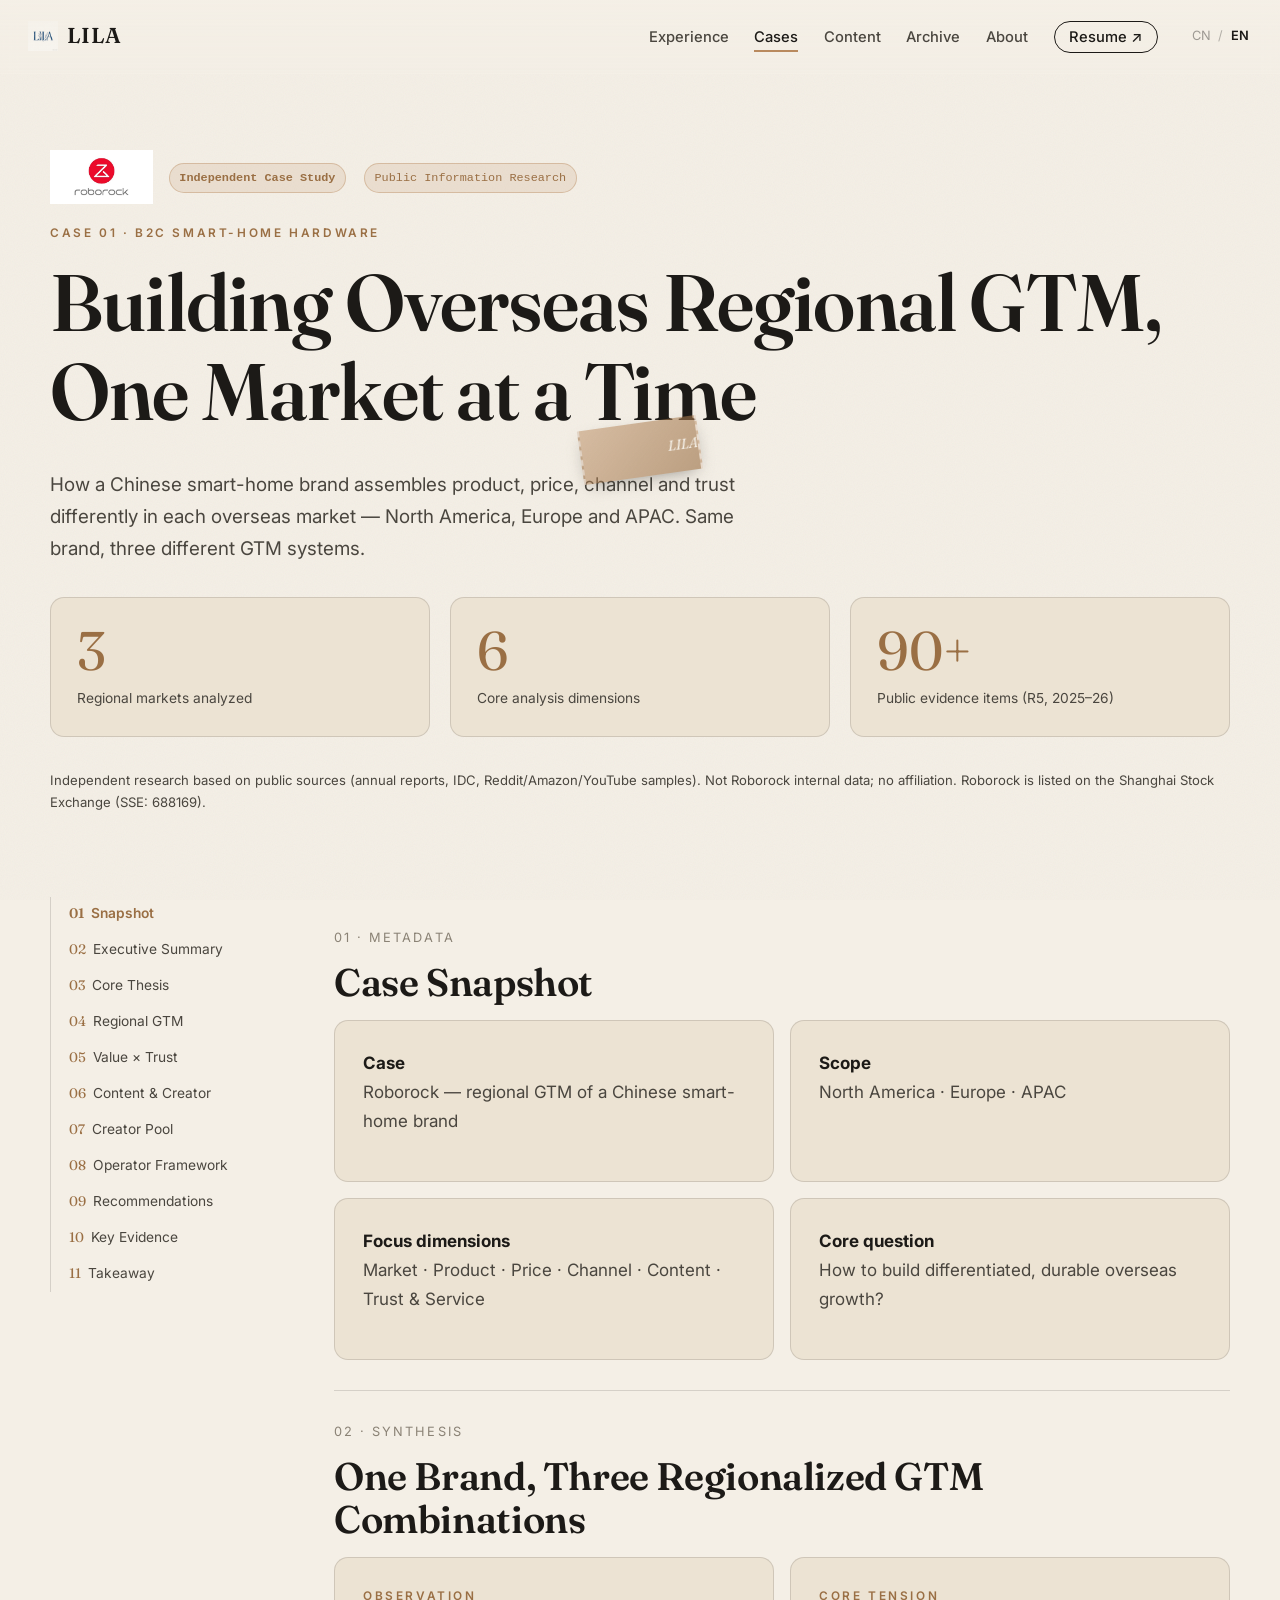
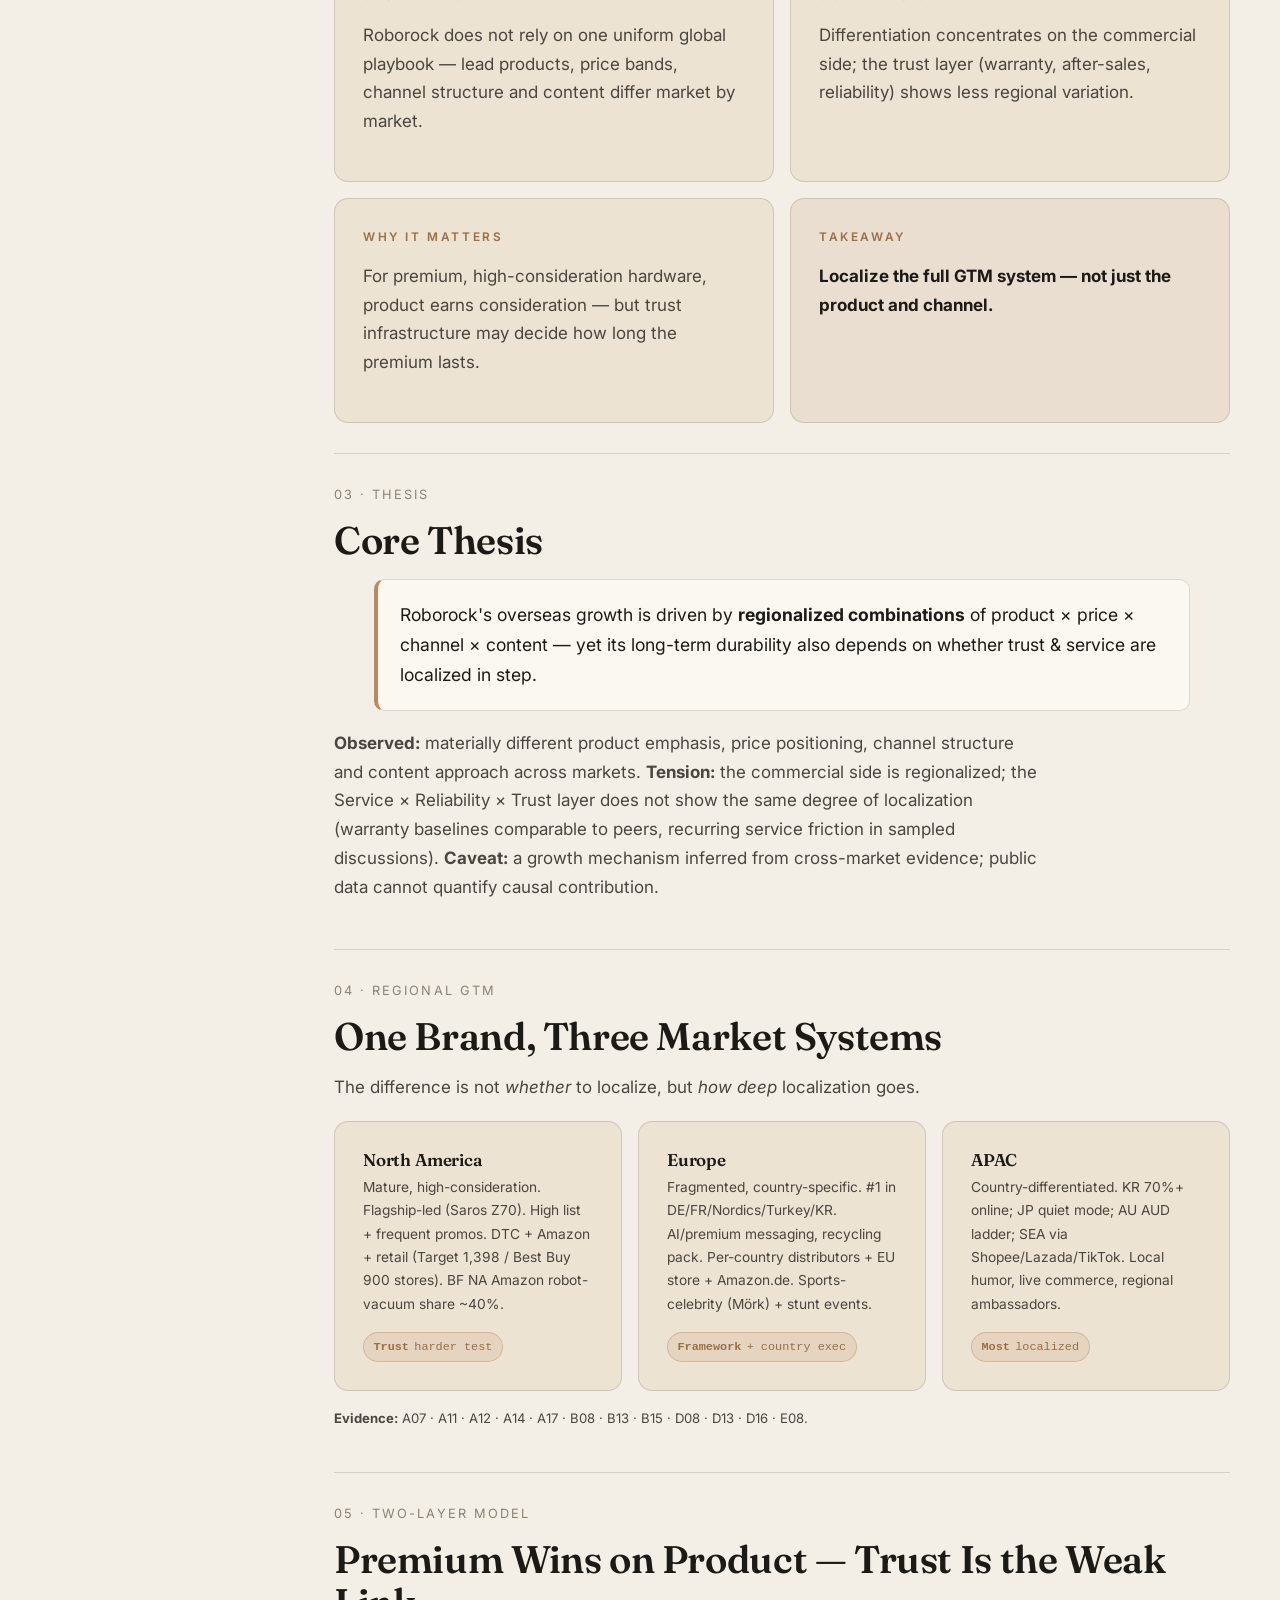
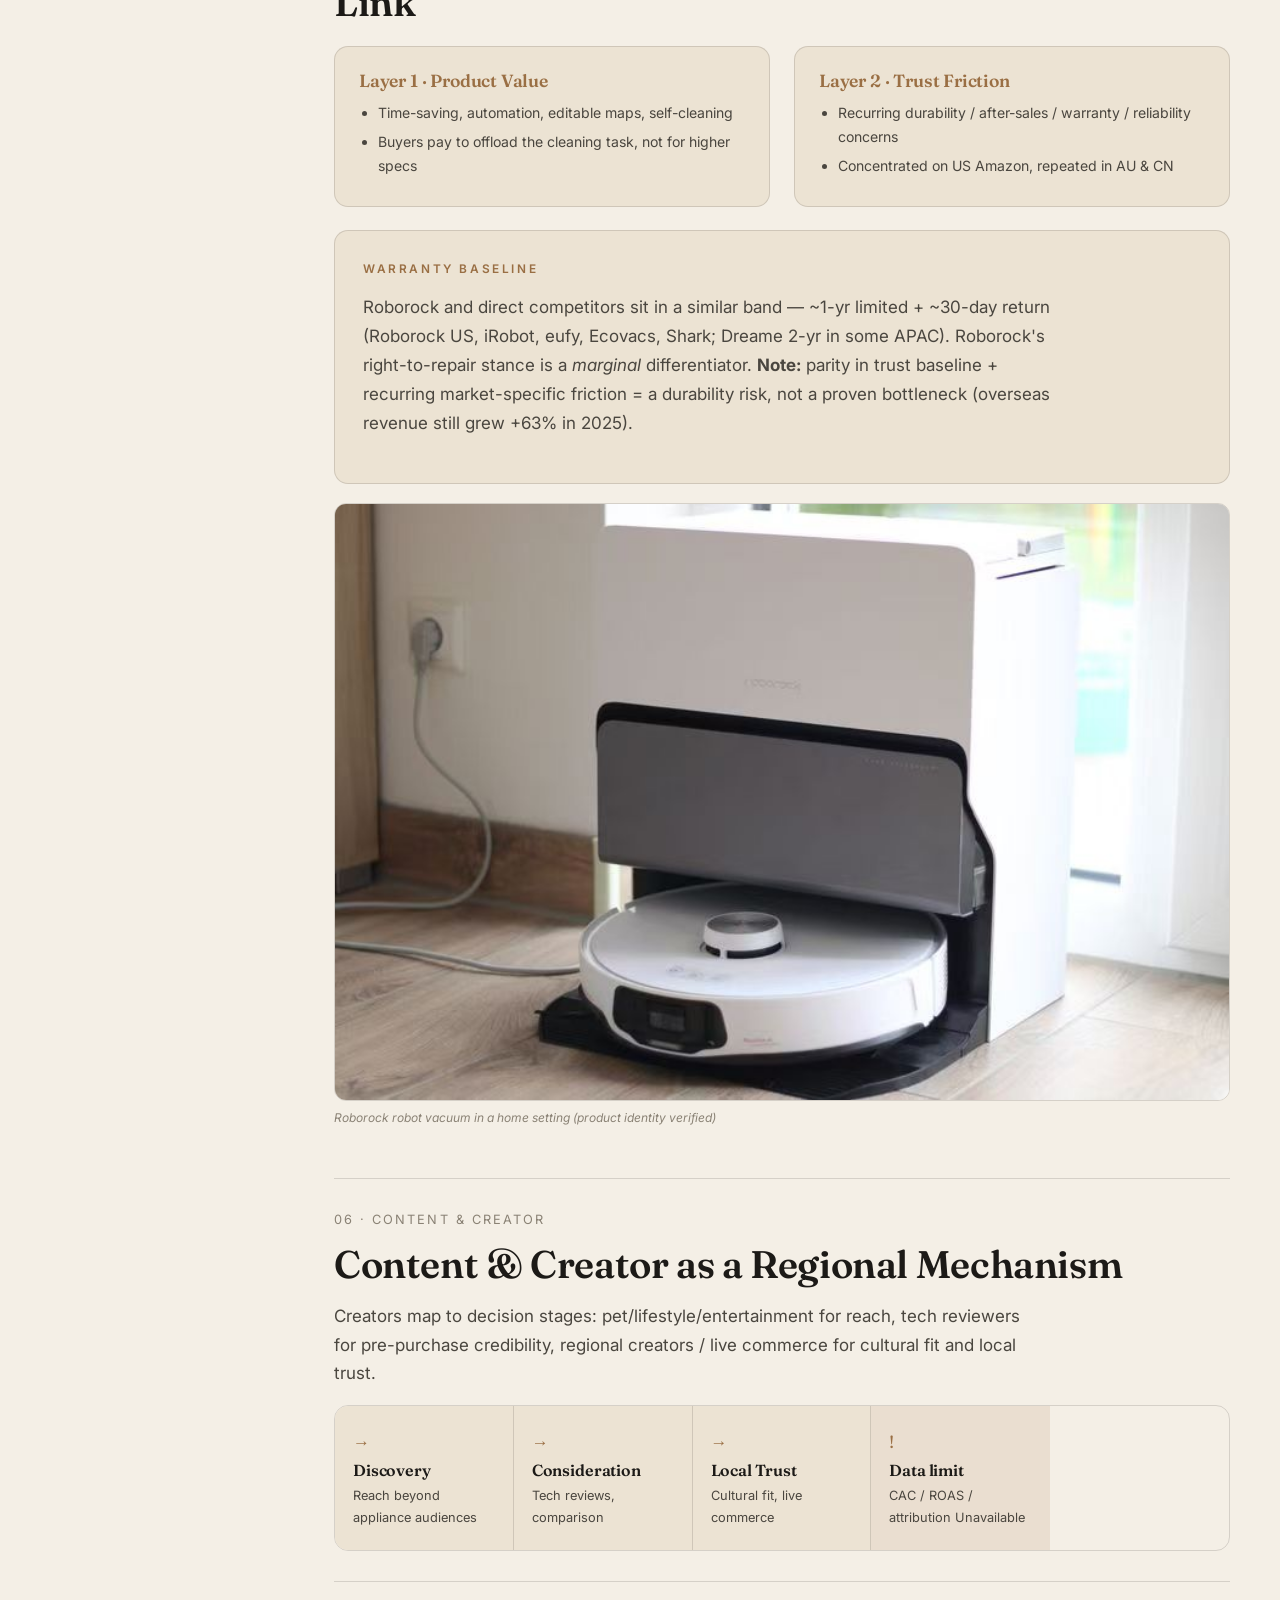
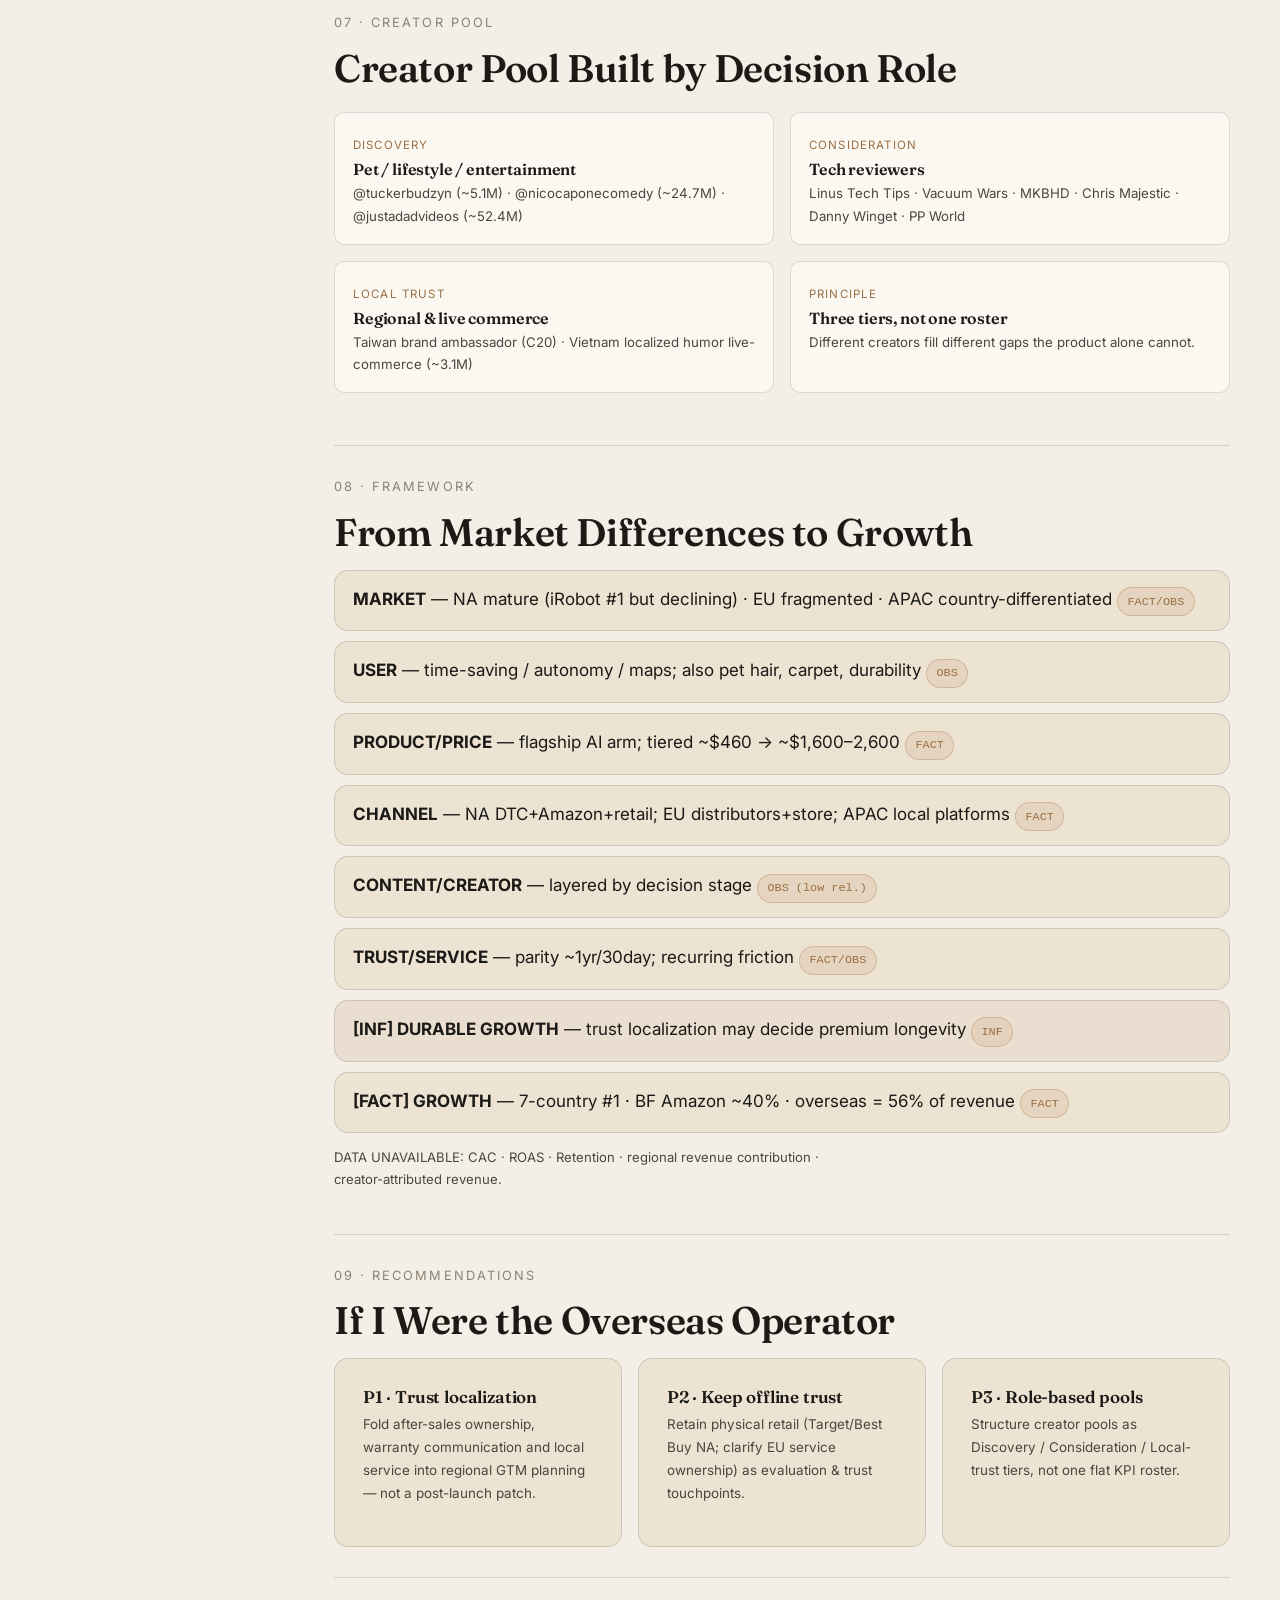
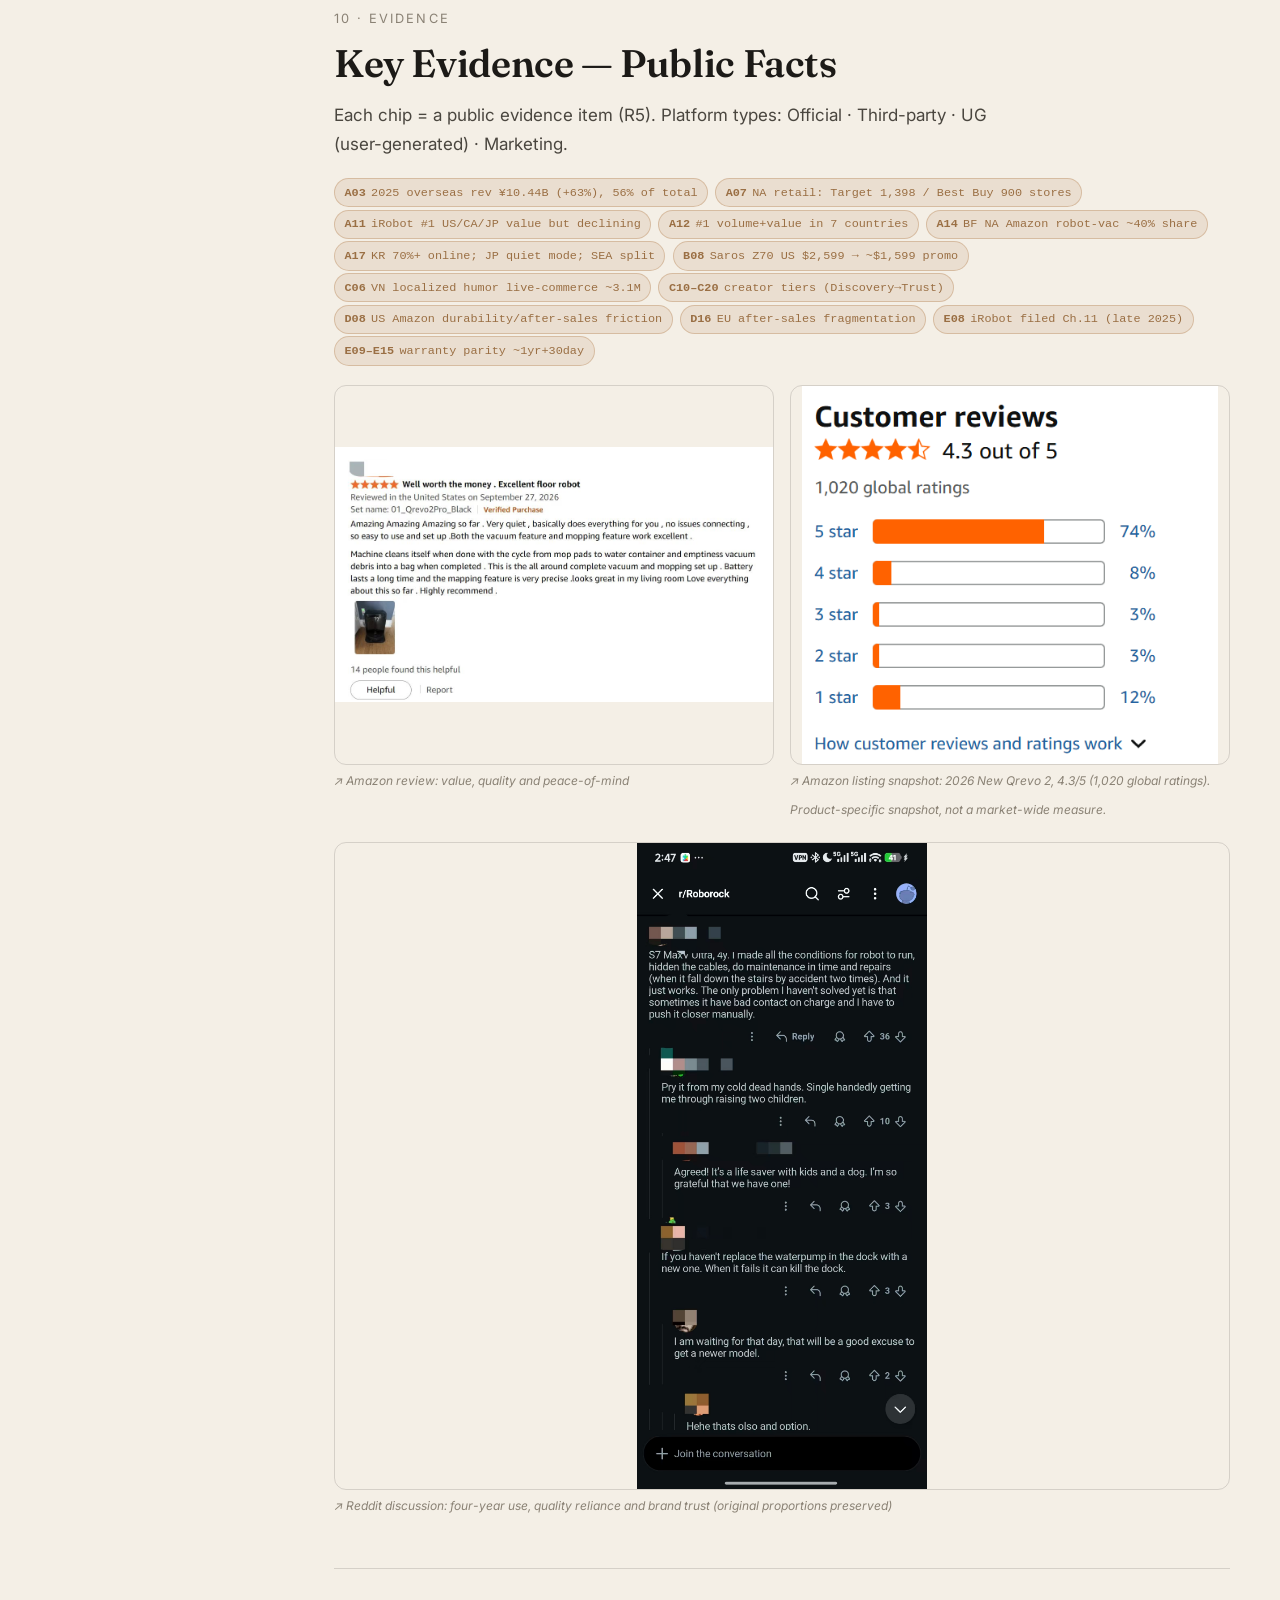
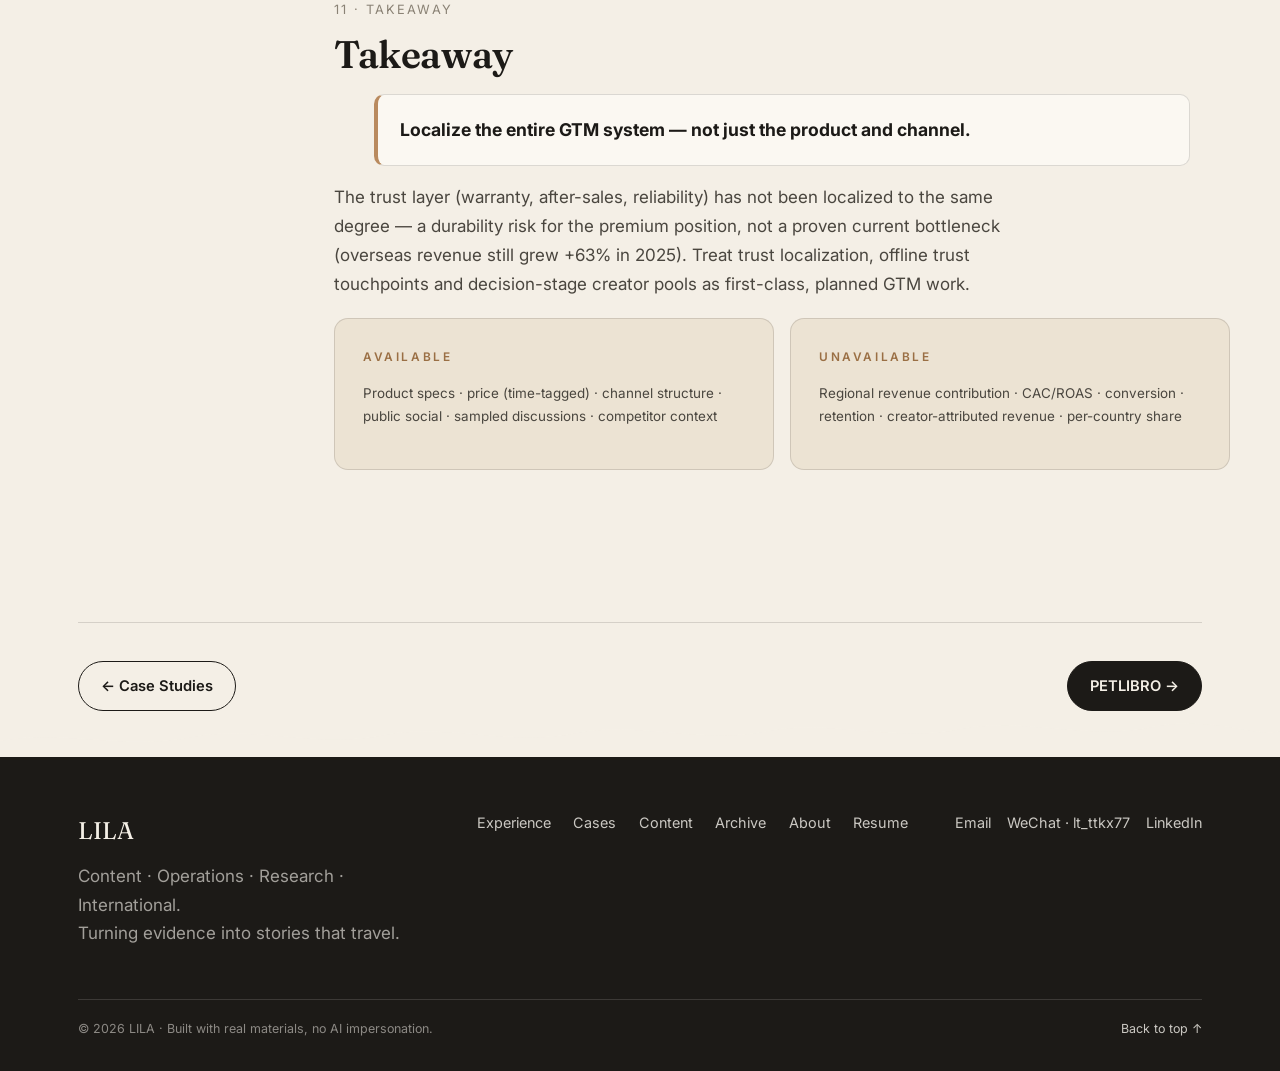
<file: cases-roborock.html>
<!DOCTYPE html>
<html lang="en">
<head>
<meta charset="UTF-8">
<meta name="viewport" content="width=device-width, initial-scale=1.0">
<title>Roborock — Case Study | LILA</title>
<link rel="preconnect" href="https://fonts.googleapis.com">
<link rel="preconnect" href="https://fonts.gstatic.com" crossorigin>
<link href="https://fonts.googleapis.com/css2?family=Fraunces:ital,opsz,wght@0,9..144,400;0,9..144,600;1,9..144,500&family=Inter:wght@400;500;600&display=swap" rel="stylesheet">
<link rel="stylesheet" href="css/style.css">
</head>
<body class="tape" data-page="cases">
<div id="nav-root"></div>

<main>
  <section class="case-hero wrap">
    <div class="brand-row">
      <img src="assets/roborock_logo.jpg" alt="Roborock">
      <span class="chip" data-zh-html="<b>独立案例研究</b>"><b>Independent Case Study</b></span>
      <span class="chip" data-zh="公开信息研究">Public Information Research</span>
    </div>
    <div class="eyebrow" data-zh="案例 01 · B2C 智能家居硬件">Case 01 · B2C Smart-Home Hardware</div>
    <h1 data-zh-html="构建海外区域 GTM，<br>一次一个市场">Building Overseas Regional GTM,<br>One Market at a Time</h1>
    <p class="lead" data-zh="一个中国智能家居品牌如何在不同海外市场——北美、欧洲与亚太——以不同的方式组织产品、价格、渠道与信任。同一个品牌，三套不同的 GTM 系统。">How a Chinese smart-home brand assembles product, price, channel and trust differently in each overseas market — North America, Europe and APAC. Same brand, three different GTM systems.</p>
    <div class="stats reveal" style="grid-template-columns:repeat(3,1fr)">
      <div class="stat"><div class="big kraft">3</div><div class="lbl" data-zh="分析的区域市场">Regional markets analyzed</div></div>
      <div class="stat"><div class="big kraft">6</div><div class="lbl" data-zh="核心分析维度">Core analysis dimensions</div></div>
      <div class="stat"><div class="big kraft">90+</div><div class="lbl" data-zh="公开证据项（R5，2025–26）">Public evidence items (R5, 2025–26)</div></div>
    </div>
    <p class="muted" style="font-size:.82rem;margin-top:1rem" data-zh="基于公开来源（年报、IDC、Reddit / Amazon / YouTube 样本）的独立研究。非 Roborock 内部数据，无任何隶属关系。Roborock 在上海证券交易所上市（SSE：688169）。">Independent research based on public sources (annual reports, IDC, Reddit/Amazon/YouTube samples). Not Roborock internal data; no affiliation. Roborock is listed on the Shanghai Stock Exchange (SSE: 688169).</p>
  </section>

  <div class="case-layout wrap">
    <!-- SIDE NAV -->
    <aside class="side-nav">
      <a href="#snapshot" data-zh-html='<span class="sn-num">01</span>速览'><span class="sn-num">01</span>Snapshot</a>
      <a href="#summary" data-zh-html='<span class="sn-num">02</span>执行摘要'><span class="sn-num">02</span>Executive Summary</a>
      <a href="#thesis" data-zh-html='<span class="sn-num">03</span>核心论点'><span class="sn-num">03</span>Core Thesis</a>
      <a href="#regional" data-zh-html='<span class="sn-num">04</span>区域 GTM'><span class="sn-num">04</span>Regional GTM</a>
      <a href="#vt" data-zh-html='<span class="sn-num">05</span>价值 × 信任'><span class="sn-num">05</span>Value × Trust</a>
      <a href="#creator" data-zh-html='<span class="sn-num">06</span>内容与创作者'><span class="sn-num">06</span>Content &amp; Creator</a>
      <a href="#pool" data-zh-html='<span class="sn-num">07</span>创作者池'><span class="sn-num">07</span>Creator Pool</a>
      <a href="#framework" data-zh-html='<span class="sn-num">08</span>运营框架'><span class="sn-num">08</span>Operator Framework</a>
      <a href="#recs" data-zh-html='<span class="sn-num">09</span>建议'><span class="sn-num">09</span>Recommendations</a>
      <a href="#evidence" data-zh-html='<span class="sn-num">10</span>关键证据'><span class="sn-num">10</span>Key Evidence</a>
      <a href="#takeaway" data-zh-html='<span class="sn-num">11</span>要点'><span class="sn-num">11</span>Takeaway</a>
    </aside>

    <!-- CONTENT -->
    <div>
      <section class="case-block" id="snapshot">
        <div class="sub" data-zh="01 · 基本信息">01 · Metadata</div>
        <h2 data-zh="案例速览">Case Snapshot</h2>
        <div class="grid-2" style="gap:16px;margin-top:1rem">
          <div class="card"><b data-zh="案例">Case</b><p class="muted" data-zh="Roborock——一个中国智能家居品牌的海外区域 GTM">Roborock — regional GTM of a Chinese smart-home brand</p></div>
          <div class="card"><b data-zh="范围">Scope</b><p class="muted" data-zh="北美 · 欧洲 · 亚太">North America · Europe · APAC</p></div>
          <div class="card"><b data-zh="关注维度">Focus dimensions</b><p class="muted" data-zh="市场 · 产品 · 价格 · 渠道 · 内容 · 信任与服务">Market · Product · Price · Channel · Content · Trust &amp; Service</p></div>
          <div class="card"><b data-zh="核心问题">Core question</b><p class="muted" data-zh="如何构建差异化、可持续的海外增长？">How to build differentiated, durable overseas growth?</p></div>
        </div>
      </section>

      <section class="case-block" id="summary">
        <div class="sub" data-zh="02 · 综述">02 · Synthesis</div>
        <h2 data-zh="一个品牌，三种区域化 GTM 组合">One Brand, Three Regionalized GTM Combinations</h2>
        <div class="grid-2" style="gap:16px;margin-top:1rem">
          <div class="card"><div class="eyebrow" style="color:var(--kraft-deep)" data-zh="观察">Observation</div><p class="muted" data-zh="Roborock 并不依赖一套统一的全球打法——主推产品、价格带、渠道结构与内容都因市场而异。">Roborock does not rely on one uniform global playbook — lead products, price bands, channel structure and content differ market by market.</p></div>
          <div class="card"><div class="eyebrow" style="color:var(--kraft-deep)" data-zh="核心张力">Core tension</div><p class="muted" data-zh="差异化集中在商业一侧；信任层（保修、售后、可靠性）的区域差异较小。">Differentiation concentrates on the commercial side; the trust layer (warranty, after-sales, reliability) shows less regional variation.</p></div>
          <div class="card"><div class="eyebrow" style="color:var(--kraft-deep)" data-zh="为何重要">Why it matters</div><p class="muted" data-zh="对于高客单价、高考虑度的硬件，产品赢得考虑——但信任基础设施可能决定溢价能维持多久。">For premium, high-consideration hardware, product earns consideration — but trust infrastructure may decide how long the premium lasts.</p></div>
          <div class="card" style="background:var(--kraft-tint)"><div class="eyebrow" style="color:var(--kraft-deep)" data-zh="要点">Takeaway</div><p data-zh-html='<b>本地化整套 GTM 系统——而不只是产品与渠道。</b>'><b>Localize the full GTM system — not just the product and channel.</b></p></div>
        </div>
      </section>

      <section class="case-block" id="thesis">
        <div class="sub" data-zh="03 · 核心判断">03 · Thesis</div>
        <h2 data-zh="核心论点">Core Thesis</h2>
        <blockquote class="quote" style="font-size:1.1rem" data-zh-html="Roborock 的海外增长由 <b>产品 × 价格 × 渠道 × 内容</b> 的区域化组合驱动——但其长期韧性，同样取决于信任与服务是否同步本地化。">Roborock's overseas growth is driven by <b>regionalized combinations</b> of product × price × channel × content — yet its long-term durability also depends on whether trust &amp; service are localized in step.</blockquote>
        <p class="muted" style="margin-top:1rem" data-zh-html='<b>观察到的：</b> 跨市场在产品侧重、价格定位、渠道结构与内容方式上存在实质性差异。<b>张力：</b> 商业一侧是区域化的；而服务 × 可靠性 × 信任层的本地化程度并未达到同等深度（保修基线与其他品牌相近，样本讨论中反复出现服务摩擦）。<b>注意：</b> 这是一个从跨市场证据推断出的增长机制；公开数据无法量化其因果贡献。'><b>Observed:</b> materially different product emphasis, price positioning, channel structure and content approach across markets. <b>Tension:</b> the commercial side is regionalized; the Service × Reliability × Trust layer does not show the same degree of localization (warranty baselines comparable to peers, recurring service friction in sampled discussions). <b>Caveat:</b> a growth mechanism inferred from cross-market evidence; public data cannot quantify causal contribution.</p>
      </section>

      <section class="case-block" id="regional">
        <div class="sub" data-zh="04 · 区域 GTM">04 · Regional GTM</div>
        <h2 data-zh="一个品牌，三个市场体系">One Brand, Three Market Systems</h2>
        <p class="muted" data-zh-html='差异不在于要不要本地化，而在于本地化有多深。'>The difference is not <i>whether</i> to localize, but <i>how deep</i> localization goes.</p>
        <div class="grid-3" style="gap:16px;margin-top:1.2rem">
          <div class="card">
            <h4 data-zh="北美">North America</h4>
            <p class="muted" style="font-size:.86rem" data-zh="成熟、高考虑度。旗舰主导（Saros Z70）。高定价 + 频繁促销。DTC + Amazon + 零售（Target 1,398 家 / Best Buy 900 家门店）。黑色星期五北美 Amazon 扫地机份额约 40%。">Mature, high-consideration. Flagship-led (Saros Z70). High list + frequent promos. DTC + Amazon + retail (Target 1,398 / Best Buy 900 stores). BF NA Amazon robot-vacuum share ~40%.</p>
            <span class="chip" data-zh-html="<b>信任</b> 考验更严"><b>Trust</b> harder test</span>
          </div>
          <div class="card">
            <h4 data-zh="欧洲">Europe</h4>
            <p class="muted" style="font-size:.86rem" data-zh="碎片化、国别化。在德 / 法 / 北欧 / 土耳其 / 韩位居第一。AI / 高端话术、可回收包装。各国分销商 + 欧盟店 + Amazon.de。体育名人（Mörk）+ 特技活动。">Fragmented, country-specific. #1 in DE/FR/Nordics/Turkey/KR. AI/premium messaging, recycling pack. Per-country distributors + EU store + Amazon.de. Sports-celebrity (Mörk) + stunt events.</p>
            <span class="chip" data-zh-html="<b>框架</b> + 国别执行"><b>Framework</b> + country exec</span>
          </div>
          <div class="card">
            <h4 data-zh="亚太">APAC</h4>
            <p class="muted" style="font-size:.86rem" data-zh="国别差异化。韩国 70%+ 线上；日本静音模式；澳大利亚 AUD 阶梯；东南亚经 Shopee / Lazada / TikTok。本地幽默、直播电商、区域代言人。">Country-differentiated. KR 70%+ online; JP quiet mode; AU AUD ladder; SEA via Shopee/Lazada/TikTok. Local humor, live commerce, regional ambassadors.</p>
            <span class="chip" data-zh-html="<b>本地化最深</b>"><b>Most</b> localized</span>
          </div>
        </div>
        <p class="muted" style="margin-top:1rem;font-size:.82rem" data-zh-html='<b>证据：</b> A07 · A11 · A12 · A14 · A17 · B08 · B13 · B15 · D08 · D13 · D16 · E08。'><b>Evidence:</b> A07 · A11 · A12 · A14 · A17 · B08 · B13 · B15 · D08 · D13 · D16 · E08.</p>
      </section>

      <section class="case-block" id="vt">
        <div class="sub" data-zh="05 · 双层模型">05 · Two-Layer Model</div>
        <h2 data-zh="高端靠产品取胜——信任是薄弱环节">Premium Wins on Product — Trust Is the Weak Link</h2>
        <div class="vt">
          <div class="col"><h4 data-zh="第一层 · 产品价值">Layer 1 · Product Value</h4><ul><li data-zh="省时、自动化、可编辑地图、自清洁">Time-saving, automation, editable maps, self-cleaning</li><li data-zh="用户付费是为了把清洁任务外包，而非更高规格">Buyers pay to offload the cleaning task, not for higher specs</li></ul></div>
          <div class="col"><h4 data-zh="第二层 · 信任摩擦">Layer 2 · Trust Friction</h4><ul><li data-zh="反复出现的耐用性 / 售后 / 保修 / 可靠性问题">Recurring durability / after-sales / warranty / reliability concerns</li><li data-zh="集中在美亚，并在澳与中反复出现">Concentrated on US Amazon, repeated in AU &amp; CN</li></ul></div>
        </div>
        <div class="card" style="margin-top:1rem"><div class="eyebrow" style="color:var(--kraft-deep)" data-zh="保修基线">Warranty baseline</div><p class="muted" data-zh-html='Roborock 与直接竞品处于相近区间——约 1 年有限保修 + 约 30 天退货（Roborock 美国、iRobot、eufy、Ecovacs、Shark；Dreame 在部分亚太市场为 2 年）。Roborock 的「维修权」立场是一个<i>边际</i>差异化点。<b>注意：</b> 信任基线持平 + 反复出现的市场特定摩擦 = 韧性风险，而非已被证实的瓶颈（海外收入在 2025 年仍增长 +63%）。'>Roborock and direct competitors sit in a similar band — ~1-yr limited + ~30-day return (Roborock US, iRobot, eufy, Ecovacs, Shark; Dreame 2-yr in some APAC). Roborock's right-to-repair stance is a <i>marginal</i> differentiator. <b>Note:</b> parity in trust baseline + recurring market-specific friction = a durability risk, not a proven bottleneck (overseas revenue still grew +63% in 2025).</p></div>
        <figure class="evidence-wide reveal">
          <a class="img-link" href="assets/roborock_产品图_1.jpg" target="_blank">
            <img class="inline" src="assets/roborock_产品图_1.jpg" alt="Roborock robot vacuum at dock" data-zh-attr="alt:Roborock 扫地机器人在基站中">
          </a>
          <figcaption class="caption" data-zh="Roborock 扫地机器人在家庭环境中的实景（产品身份已核对）">Roborock robot vacuum in a home setting (product identity verified)</figcaption>
        </figure>
      </section>

      <section class="case-block" id="creator">
        <div class="sub" data-zh="06 · 内容与创作者">06 · Content &amp; Creator</div>
        <h2 data-zh="内容 & 创作者：一种区域化机制">Content &amp; Creator as a Regional Mechanism</h2>
        <p class="muted" data-zh="创作者对应决策阶段：宠物 / 生活方式 / 娱乐负责触达，科技评测负责购买前的可信度，区域创作者 / 直播电商负责文化契合与本地信任。">Creators map to decision stages: pet/lifestyle/entertainment for reach, tech reviewers for pre-purchase credibility, regional creators / live commerce for cultural fit and local trust.</p>
        <div class="proc" style="margin-top:1rem">
          <div class="p"><div class="n">→</div><h4 data-zh="触达">Discovery</h4><p data-zh="触达家电受众之外的用户">Reach beyond appliance audiences</p></div>
          <div class="p"><div class="n">→</div><h4 data-zh="考虑">Consideration</h4><p data-zh="科技评测、对比">Tech reviews, comparison</p></div>
          <div class="p"><div class="n">→</div><h4 data-zh="本地信任">Local Trust</h4><p data-zh="文化契合、直播电商">Cultural fit, live commerce</p></div>
          <div class="p" style="background:var(--kraft-tint)"><div class="n">!</div><h4 data-zh="数据限制">Data limit</h4><p data-zh="CAC / ROAS / 归因 不可用">CAC / ROAS / attribution Unavailable</p></div>
        </div>
      </section>

      <section class="case-block" id="pool">
        <div class="sub" data-zh="07 · 创作者池">07 · Creator Pool</div>
        <h2 data-zh="按决策角色构建的创作者池">Creator Pool Built by Decision Role</h2>
        <div class="roles">
          <div class="role"><span class="tag" data-zh="触达">Discovery</span><h4 data-zh="宠物 / 生活方式 / 娱乐">Pet / lifestyle / entertainment</h4><p class="muted">@tuckerbudzyn (~5.1M) · @nicocaponecomedy (~24.7M) · @justadadvideos (~52.4M)</p></div>
          <div class="role"><span class="tag" data-zh="考虑">Consideration</span><h4 data-zh="科技评测人">Tech reviewers</h4><p class="muted">Linus Tech Tips · Vacuum Wars · MKBHD · Chris Majestic · Danny Winget · PP World</p></div>
          <div class="role"><span class="tag" data-zh="本地信任">Local Trust</span><h4 data-zh="区域与直播电商">Regional &amp; live commerce</h4><p class="muted">Taiwan brand ambassador (C20) · Vietnam localized humor live-commerce (~3.1M)</p></div>
          <div class="role"><span class="tag" data-zh="原则">Principle</span><h4 data-zh="三层，而非一个名单">Three tiers, not one roster</h4><p class="muted" data-zh="不同的创作者填补产品单独无法填补的不同缺口。">Different creators fill different gaps the product alone cannot.</p></div>
        </div>
      </section>

      <section class="case-block" id="framework">
        <div class="sub" data-zh="08 · 框架">08 · Framework</div>
        <h2 data-zh="从市场差异到增长">From Market Differences to Growth</h2>
        <div class="stack" style="gap:10px;margin-top:1rem">
          <div class="card" style="padding:14px 18px" data-zh-html='<b>市场</b>——北美成熟（iRobot 第一但下滑）· 欧洲碎片化 · 亚太国别差异化 <span class="chip">事实 / 观察</span>'><b>MARKET</b> — NA mature (iRobot #1 but declining) · EU fragmented · APAC country-differentiated <span class="chip">FACT/OBS</span></div>
          <div class="card" style="padding:14px 18px" data-zh-html='<b>用户</b>——省时 / 自主 / 地图；也包括宠物毛发、地毯、耐用性 <span class="chip">观察</span>'><b>USER</b> — time-saving / autonomy / maps; also pet hair, carpet, durability <span class="chip">OBS</span></div>
          <div class="card" style="padding:14px 18px" data-zh-html='<b>产品 / 价格</b>——旗舰 AI 机械臂；分层约 $460 → 约 $1,600–2,600 <span class="chip">事实</span>'><b>PRODUCT/PRICE</b> — flagship AI arm; tiered ~$460 → ~$1,600–2,600 <span class="chip">FACT</span></div>
          <div class="card" style="padding:14px 18px" data-zh-html='<b>渠道</b>——北美 DTC + Amazon + 零售；欧洲分销商 + 门店；亚太本地平台 <span class="chip">事实</span>'><b>CHANNEL</b> — NA DTC+Amazon+retail; EU distributors+store; APAC local platforms <span class="chip">FACT</span></div>
          <div class="card" style="padding:14px 18px" data-zh-html='<b>内容 / 创作者</b>——按决策阶段分层 <span class="chip">观察（可信度低）</span>'><b>CONTENT/CREATOR</b> — layered by decision stage <span class="chip">OBS (low rel.)</span></div>
          <div class="card" style="padding:14px 18px" data-zh-html='<b>信任 / 服务</b>——持平约 1 年 / 30 天；反复出现摩擦 <span class="chip">事实 / 观察</span>'><b>TRUST/SERVICE</b> — parity ~1yr/30day; recurring friction <span class="chip">FACT/OBS</span></div>
          <div class="card" style="padding:14px 18px;background:var(--kraft-tint)" data-zh-html='<b>[推断] 可持续增长</b>——信任本地化可能决定溢价的持久度 <span class="chip">推断</span>'><b>[INF] DURABLE GROWTH</b> — trust localization may decide premium longevity <span class="chip">INF</span></div>
          <div class="card" style="padding:14px 18px" data-zh-html='<b>[事实] 增长</b>——7 国第一 · 黑五 Amazon 约 40% · 海外占总营收 56% <span class="chip">事实</span>'><b>[FACT] GROWTH</b> — 7-country #1 · BF Amazon ~40% · overseas = 56% of revenue <span class="chip">FACT</span></div>
        </div>
        <p class="muted" style="font-size:.82rem;margin-top:.8rem" data-zh="数据不可用：CAC · ROAS · 留存 · 区域收入贡献 · 创作者归因收入。">DATA UNAVAILABLE: CAC · ROAS · Retention · regional revenue contribution · creator-attributed revenue.</p>
      </section>

      <section class="case-block" id="recs">
        <div class="sub" data-zh="09 · 建议">09 · Recommendations</div>
        <h2 data-zh="如果我是海外运营方">If I Were the Overseas Operator</h2>
        <div class="grid-3" style="gap:16px;margin-top:1rem">
          <div class="card"><h4 data-zh="P1 · 信任本地化">P1 · Trust localization</h4><p class="muted" style="font-size:.84rem" data-zh="把售后归属、保修沟通与本地服务纳入区域 GTM 规划——而不是上市后再打补丁。">Fold after-sales ownership, warranty communication and local service into regional GTM planning — not a post-launch patch.</p></div>
          <div class="card"><h4 data-zh="P2 · 保留线下信任">P2 · Keep offline trust</h4><p class="muted" style="font-size:.84rem" data-zh="保留实体零售（北美 Target / Best Buy；厘清欧洲服务归属）作为评估与信任触点。">Retain physical retail (Target/Best Buy NA; clarify EU service ownership) as evaluation &amp; trust touchpoints.</p></div>
          <div class="card"><h4 data-zh="P3 · 基于角色的池子">P3 · Role-based pools</h4><p class="muted" style="font-size:.84rem" data-zh="把创作者池按触达 / 考虑 / 本地信任分层构建，而非一个扁平的 KPI 名单。">Structure creator pools as Discovery / Consideration / Local-trust tiers, not one flat KPI roster.</p></div>
        </div>
      </section>

      <section class="case-block" id="evidence">
        <div class="sub" data-zh="10 · 证据">10 · Evidence</div>
        <h2 data-zh="关键证据——公开事实">Key Evidence — Public Facts</h2>
        <p class="muted" data-zh="每个芯片 = 一条公开证据项（R5）。平台类型：官方 · 第三方 · UG（用户生成）· 营销。">Each chip = a public evidence item (R5). Platform types: Official · Third-party · UG (user-generated) · Marketing.</p>
        <div style="margin-top:1rem">
          <span class="chip" data-zh-html='<b>A03</b> 2025 海外营收 ¥10.44B（+63%），占总营收 56%'><b>A03</b> 2025 overseas rev ¥10.44B (+63%), 56% of total</span>
          <span class="chip" data-zh-html='<b>A07</b> 北美零售：Target 1,398 家 / Best Buy 900 家门店'><b>A07</b> NA retail: Target 1,398 / Best Buy 900 stores</span>
          <span class="chip" data-zh-html='<b>A11</b> iRobot 在美 / 加 / 日销售额第一但下滑'><b>A11</b> iRobot #1 US/CA/JP value but declining</span>
          <span class="chip" data-zh-html='<b>A12</b> 在 7 个国家销量与销售额双第一'><b>A12</b> #1 volume+value in 7 countries</span>
          <span class="chip" data-zh-html='<b>A14</b> 黑五北美 Amazon 扫地机约 40% 份额'><b>A14</b> BF NA Amazon robot-vac ~40% share</span>
          <span class="chip" data-zh-html='<b>A17</b> 韩国 70%+ 线上；日本静音模式；东南亚分流'><b>A17</b> KR 70%+ online; JP quiet mode; SEA split</span>
          <span class="chip" data-zh-html='<b>B08</b> Saros Z70 美国 $2,599 → 约 $1,599 促销'><b>B08</b> Saros Z70 US $2,599 → ~$1,599 promo</span>
          <span class="chip" data-zh-html='<b>C06</b> 越南本地化幽默直播电商 约 3.1M'><b>C06</b> VN localized humor live-commerce ~3.1M</span>
          <span class="chip" data-zh-html='<b>C10–C20</b> 创作者分层（触达→信任）'><b>C10–C20</b> creator tiers (Discovery→Trust)</span>
          <span class="chip" data-zh-html='<b>D08</b> 美亚耐用性 / 售后摩擦'><b>D08</b> US Amazon durability/after-sales friction</span>
          <span class="chip" data-zh-html='<b>D16</b> 欧洲售后碎片化'><b>D16</b> EU after-sales fragmentation</span>
          <span class="chip" data-zh-html='<b>E08</b> iRobot 申请破产保护 Ch.11（2025 年末）'><b>E08</b> iRobot filed Ch.11 (late 2025)</span>
          <span class="chip" data-zh-html='<b>E09–E15</b> 保修持平 约 1 年 + 30 天'><b>E09–E15</b> warranty parity ~1yr+30day</span>
        </div>
        <div class="evidence-pair reveal">
          <a class="img-link" href="assets/roborock_amazon_美国买家_价值品质省心体验背书信任.jpg" target="_blank">
            <img class="inline" src="assets/roborock_amazon_美国买家_价值品质省心体验背书信任.jpg" alt="Roborock Amazon review" data-zh-attr="alt:Roborock Amazon 评论">
            <span class="caption" data-zh="Amazon 评论截图：价值、品质与省心体验">Amazon review: value, quality and peace-of-mind</span>
          </a>
          <a class="img-link" href="assets/roborock_amazon_roborock_2026_New_Qrevo_2_星级评价.png" target="_blank">
            <img class="inline" src="assets/roborock_amazon_roborock_2026_New_Qrevo_2_星级评价.png" alt="Amazon rating snapshot for 2026 New Qrevo 2" data-zh-attr="alt:2026 New Qrevo 2 的 Amazon 评分快照">
            <span class="caption" data-zh="Amazon listing 快照：2026 New Qrevo 2，4.3/5（1,020 条全球评分）。特定产品快照，不作全市场衡量。">Amazon listing snapshot: 2026 New Qrevo 2, 4.3/5 (1,020 global ratings). Product-specific snapshot, not a market-wide measure.</span>
          </a>
        </div>
        <div class="evidence-wide reveal">
          <a class="img-link" href="assets/roborock_reddit_用了4年_质量依赖维护品牌信任.jpg" target="_blank">
            <img class="inline" src="assets/roborock_reddit_用了4年_质量依赖维护品牌信任.jpg" alt="Roborock Reddit discussion" data-zh-attr="alt:Roborock Reddit 讨论">
            <span class="caption" data-zh="Reddit 讨论截图：四年使用、质量依赖与品牌信任（原始比例保留）">Reddit discussion: four-year use, quality reliance and brand trust (original proportions preserved)</span>
          </a>
        </div>
      </section>

      <section class="case-block" id="takeaway">
        <div class="sub" data-zh="11 · 要点">11 · Takeaway</div>
        <h2 data-zh="要点">Takeaway</h2>
        <blockquote class="quote" style="font-size:1.1rem;border-left-color:var(--kraft)" data-zh-html='<b>本地化整套 GTM 系统——而不只是产品与渠道。</b>'><b>Localize the entire GTM system — not just the product and channel.</b></blockquote>
        <p class="muted" style="margin-top:1rem" data-zh="信任层（保修、售后、可靠性）的本地化程度并未达到同等深度——这是溢价定位的韧性风险，而非已被证实的当前瓶颈（海外营收在 2025 年仍增长 +63%）。应将信任本地化、线下信任触点与按决策阶段划分的创作者池，视为一等优先、被规划进 GTM 的工作。">The trust layer (warranty, after-sales, reliability) has not been localized to the same degree — a durability risk for the premium position, not a proven current bottleneck (overseas revenue still grew +63% in 2025). Treat trust localization, offline trust touchpoints and decision-stage creator pools as first-class, planned GTM work.</p>
        <div class="grid-2" style="gap:16px;margin-top:1.2rem">
          <div class="card"><div class="eyebrow" style="color:var(--kraft-deep)" data-zh="可用">Available</div><p class="muted" style="font-size:.84rem" data-zh="产品规格 · 价格（带时间标记）· 渠道结构 · 公开社媒 · 抽样讨论 · 竞品背景">Product specs · price (time-tagged) · channel structure · public social · sampled discussions · competitor context</p></div>
          <div class="card"><div class="eyebrow" style="color:var(--kraft-deep)" data-zh="不可用">Unavailable</div><p class="muted" style="font-size:.84rem" data-zh="区域收入贡献 · CAC / ROAS · 转化 · 留存 · 创作者归因收入 · 各国份额">Regional revenue contribution · CAC/ROAS · conversion · retention · creator-attributed revenue · per-country share</p></div>
        </div>
      </section>
    </div>
  </div>

  <div class="wrap">
    <nav class="case-pager" aria-label="Case pagination">
      <a class="btn ghost prev" href="cases.html" data-zh="← 案例研究">← Case Studies</a>
      <a class="btn next" href="cases-petlibro.html" data-zh="PETLIBRO →">PETLIBRO →</a>
    </nav>
  </div>
</main>

<!-- tape cursor element -->
<div id="tape"><img class="tp-img" alt=""><span class="tp-txt">LILA</span></div>
<div id="footer-root"></div>
<script src="js/main.js"></script>
</body>
</html>
</file>
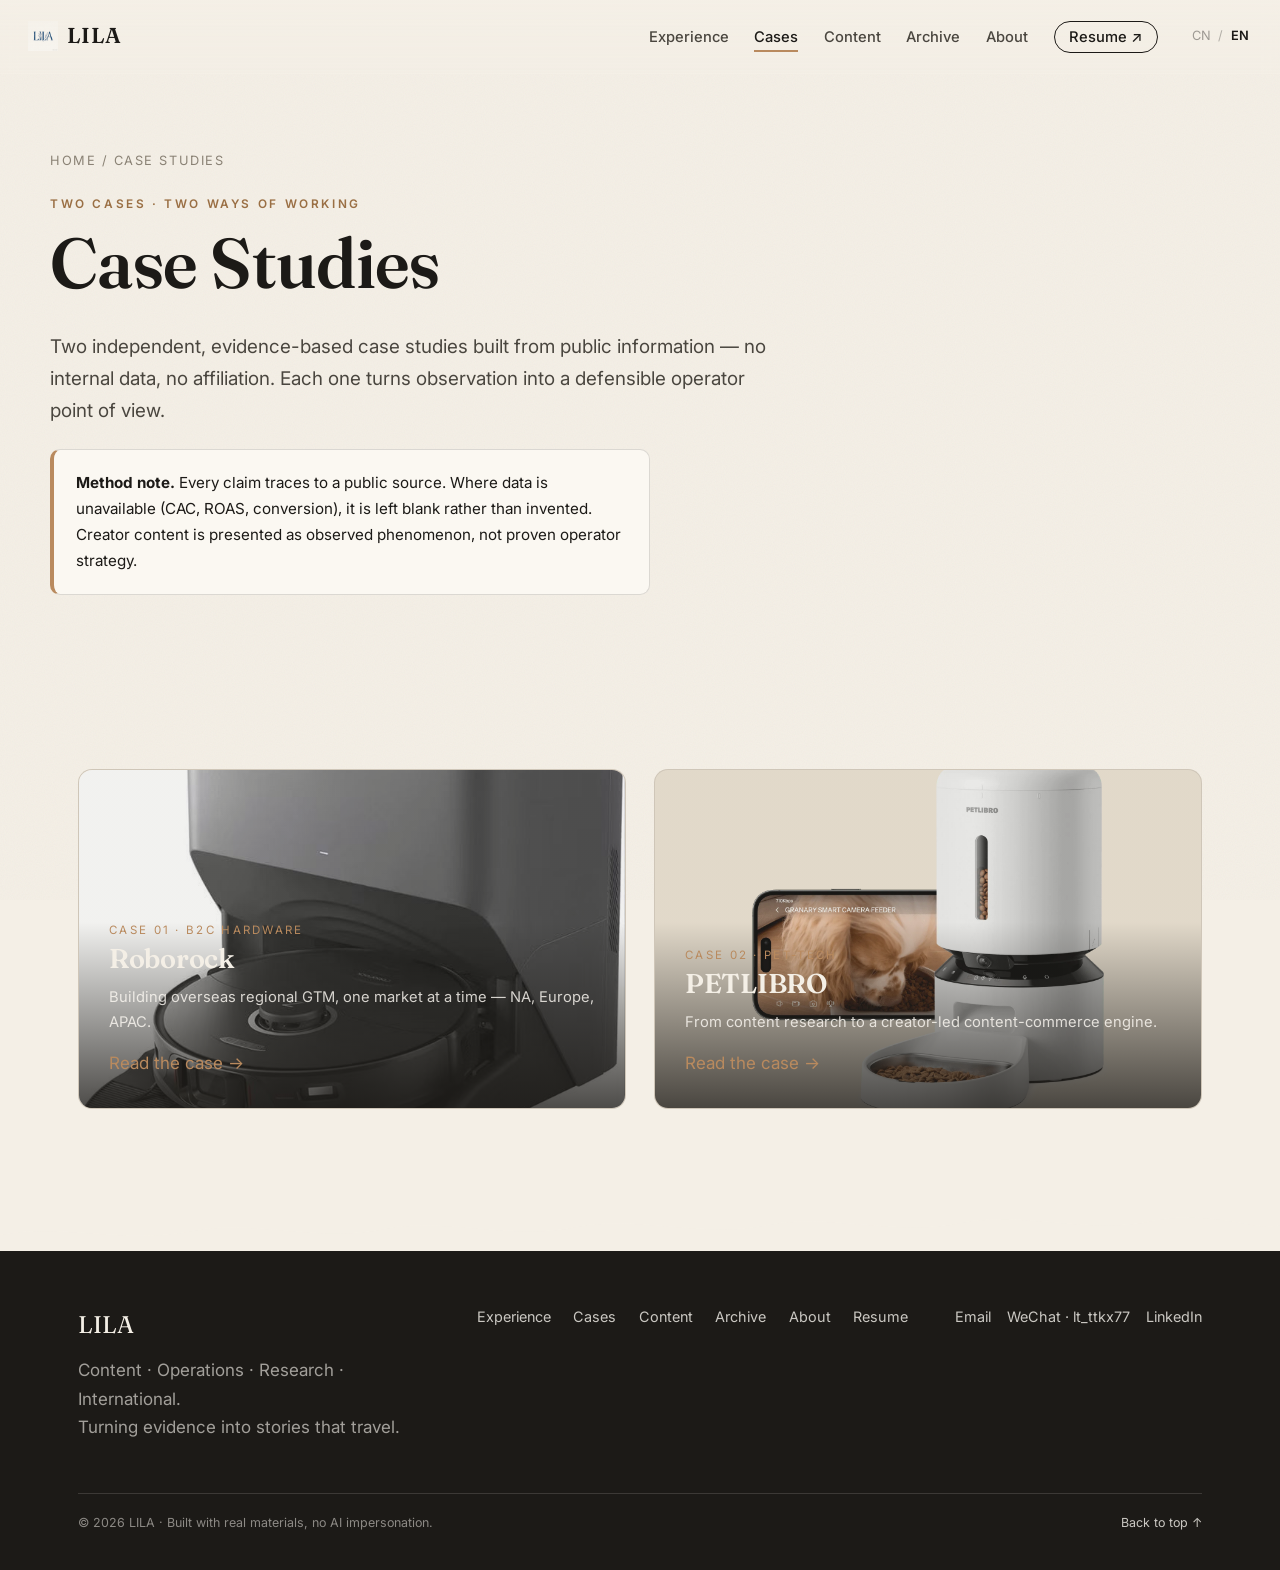
<file: cases.html>
<!DOCTYPE html>
<html lang="en">
<head>
<meta charset="UTF-8">
<meta name="viewport" content="width=device-width, initial-scale=1.0">
<title>Case Studies — LILA</title>
<link rel="preconnect" href="https://fonts.googleapis.com">
<link rel="preconnect" href="https://fonts.gstatic.com" crossorigin>
<link href="https://fonts.googleapis.com/css2?family=Fraunces:ital,opsz,wght@0,9..144,400;0,9..144,600;1,9..144,500&family=Inter:wght@400;500;600&display=swap" rel="stylesheet">
<link rel="stylesheet" href="css/style.css">
</head>
<body data-page="cases">
<div id="nav-root"></div>

<main>
  <section class="page-head wrap">
    <div class="breadcrumb" data-zh-html='<a href="home.html">首页</a> / 案例研究'><a href="home.html">Home</a> / Case Studies</div>
    <div class="eyebrow" data-zh="两个案例 · 两种工作方式">Two cases · two ways of working</div>
    <h1 data-zh="案例研究">Case Studies</h1>
    <p class="lead" data-zh="两个基于公开信息的独立案例研究——没有内部数据，也没有任何隶属关系。每一个都把观察转化为一个站得住脚的运营观点。">Two independent, evidence-based case studies built from public information — no internal data, no affiliation. Each one turns observation into a defensible operator point of view.</p>
    <div class="quote reveal" style="max-width:60ch;margin-top:1.4rem" data-zh-html='<b>方法说明。</b> 每一个主张都可追溯到一个公开来源。在无法获得数据的地方（CAC、ROAS、转化率），留白而不是编造。创作者内容呈现为被观察的现象，而非被验证的运营策略。'>
      <b>Method note.</b> Every claim traces to a public source. Where data is unavailable (CAC, ROAS, conversion), it is left blank rather than invented. Creator content is presented as observed phenomenon, not proven operator strategy.
    </div>
  </section>

  <section class="section">
    <div class="wrap">
      <div class="feat-grid">
        <a class="feat-card reveal" href="cases-roborock.html">
          <div class="img" style="background-image:url('assets/roborock_产品主视图.jpg');background-position:center 65%"></div>
          <div class="veil"></div>
          <div class="body">
            <span class="k" data-zh="案例 01 · B2C 硬件">Case 01 · B2C Hardware</span>
            <h3>Roborock</h3>
            <p data-zh="逐个市场地构建海外区域 GTM——北美、欧洲、亚太。">Building overseas regional GTM, one market at a time — NA, Europe, APAC.</p>
            <span class="go" style="color:var(--kraft)" data-zh="阅读案例 →">Read the case →</span>
          </div>
        </a>
        <a class="feat-card reveal" href="cases-petlibro.html">
          <div class="img" style="background-image:url('assets/petlibro-granary产品主视图.webp')"></div>
          <div class="veil"></div>
          <div class="body">
            <span class="k" data-zh="案例 02 · 宠物科技">Case 02 · Pet-Tech</span>
            <h3>PETLIBRO</h3>
            <p data-zh="从内容研究，到以创作者为驱动的内容电商引擎。">From content research to a creator-led content-commerce engine.</p>
            <span class="go" style="color:var(--kraft)" data-zh="阅读案例 →">Read the case →</span>
          </div>
        </a>
      </div>
    </div>
  </section>
</main>

<div id="footer-root"></div>
<script src="js/main.js"></script>
</body>
</html>
</file>
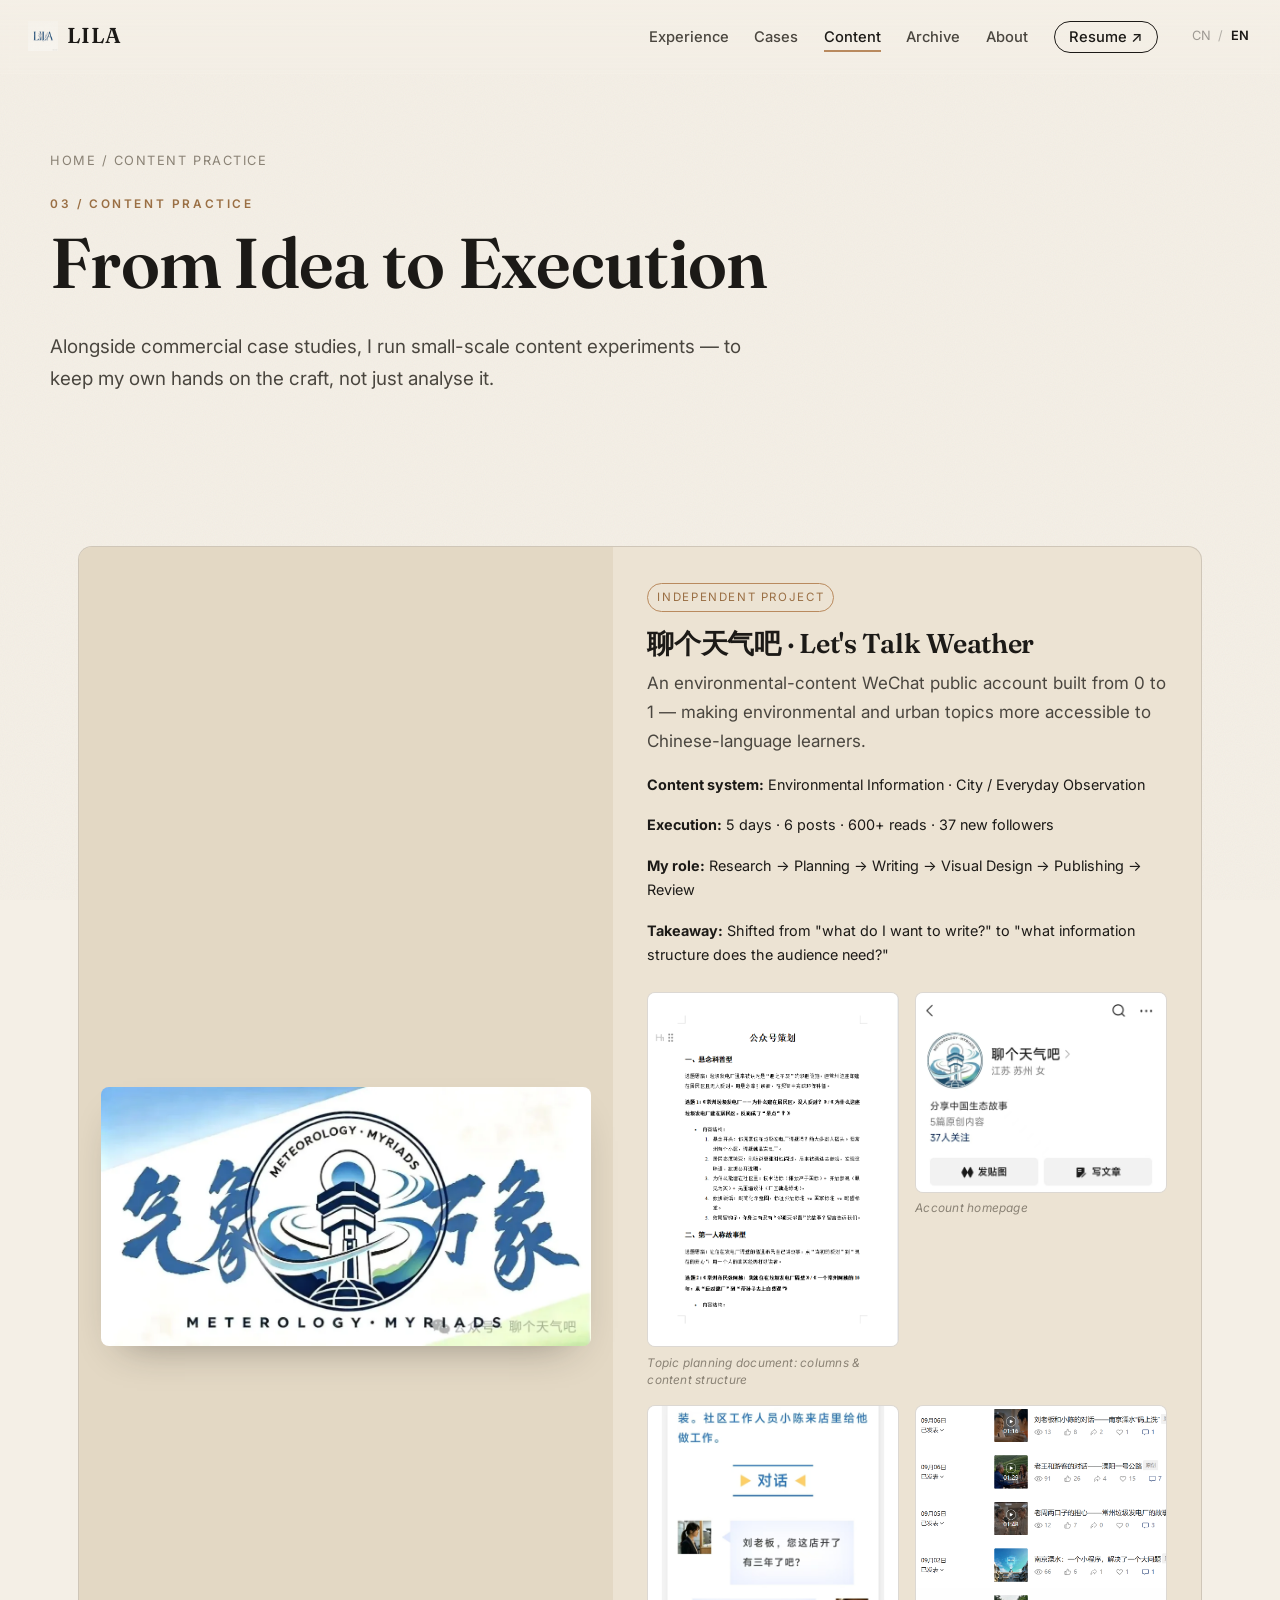
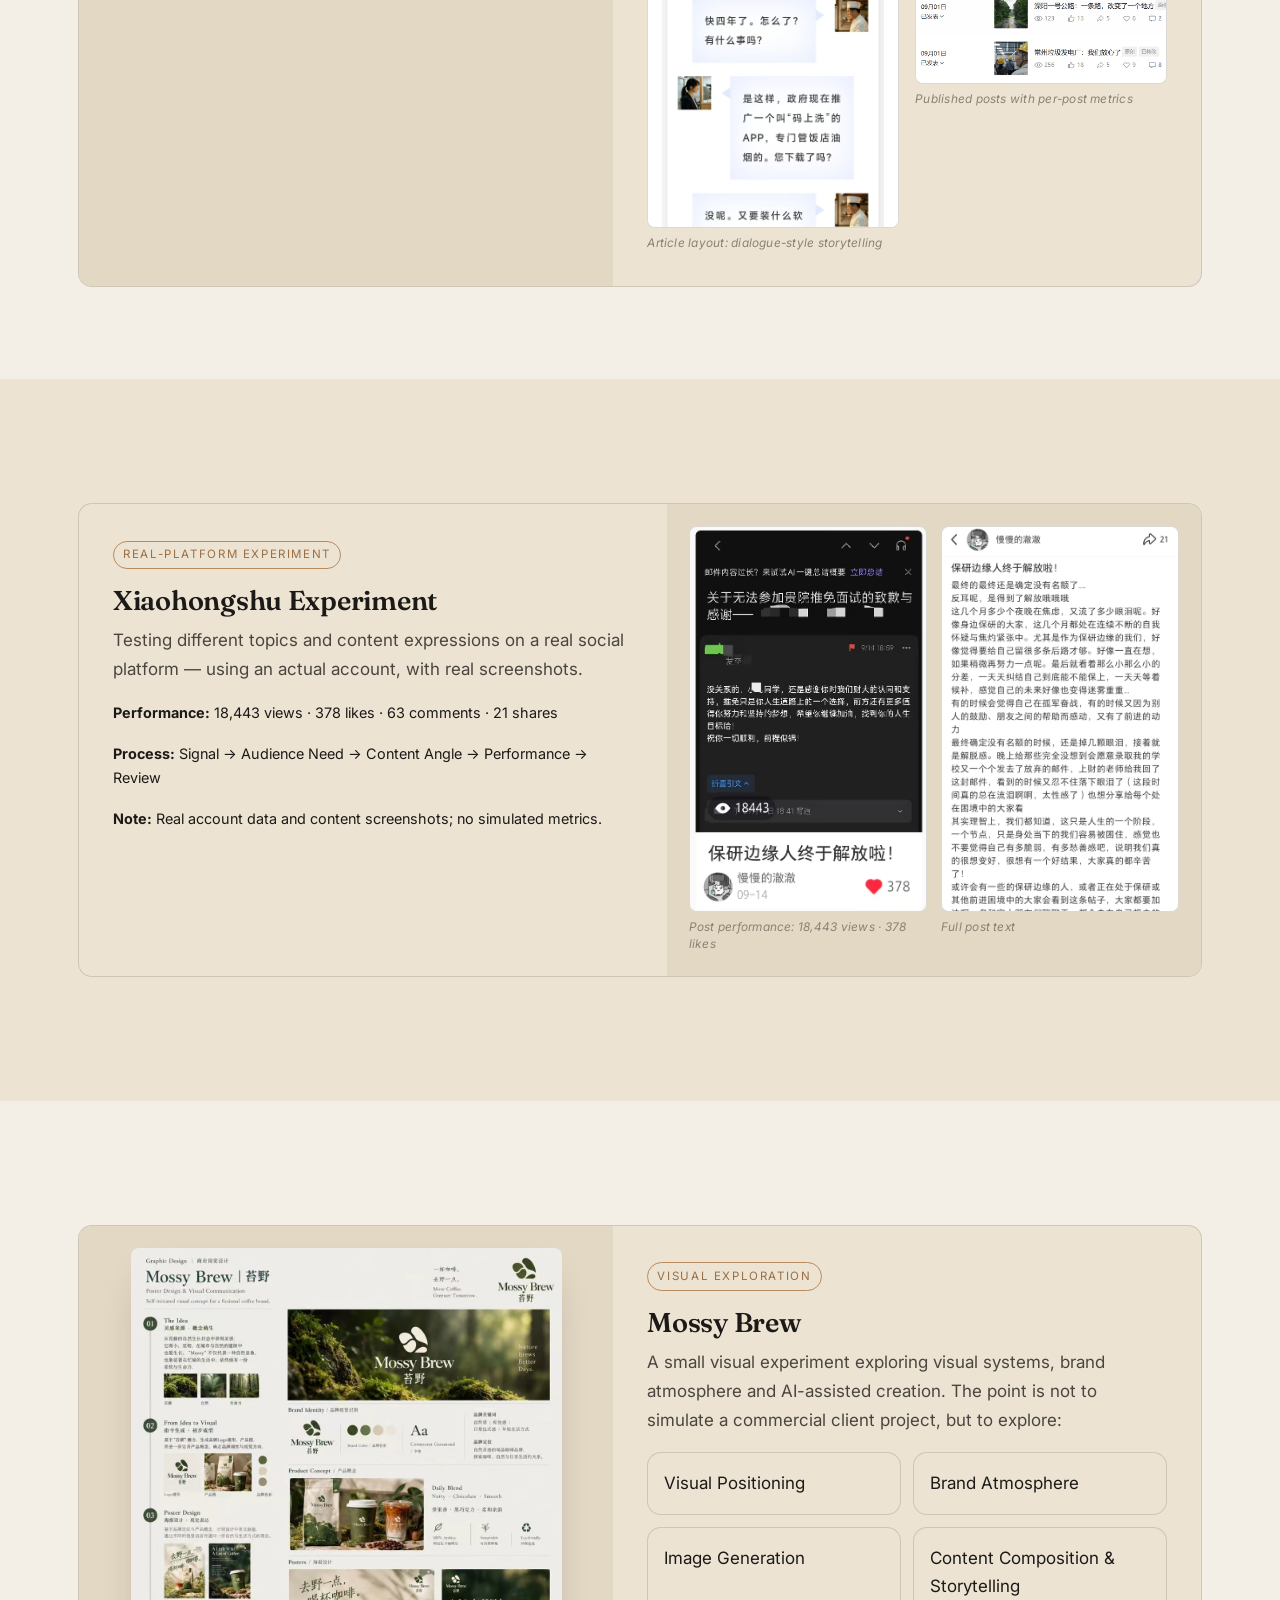
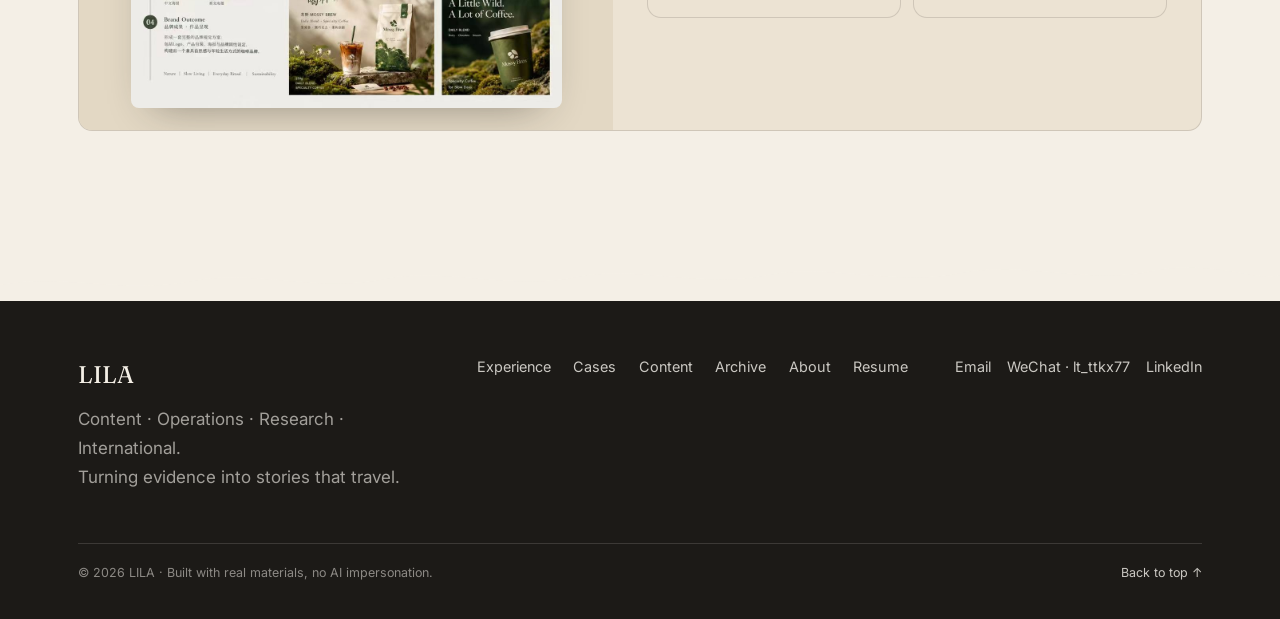
<file: content.html>
<!DOCTYPE html>
<html lang="en">
<head>
<meta charset="UTF-8">
<meta name="viewport" content="width=device-width, initial-scale=1.0">
<title>Content Practice — LILA</title>
<link rel="preconnect" href="https://fonts.googleapis.com">
<link rel="preconnect" href="https://fonts.gstatic.com" crossorigin>
<link href="https://fonts.googleapis.com/css2?family=Fraunces:ital,opsz,wght@0,9..144,400;0,9..144,600;1,9..144,500&family=Inter:wght@400;500;600&display=swap" rel="stylesheet">
<link rel="stylesheet" href="css/style.css">
</head>
<body data-page="content">
<div id="nav-root"></div>

<main>
  <section class="page-head wrap">
    <div class="breadcrumb" data-zh-html='<a href="home.html">首页</a> / 内容实践'><a href="home.html">Home</a> / Content Practice</div>
    <div class="eyebrow" data-zh="03 / 内容实践">03 / Content Practice</div>
    <h1 data-zh="从想法到执行">From Idea to Execution</h1>
    <p class="lead" data-zh="在商业案例研究之外，我也做一些小规模内容实验——让自己持续动手创作，而不只是做分析。">Alongside commercial case studies, I run small-scale content experiments — to keep my own hands on the craft, not just analyse it.</p>
  </section>

  <!-- 聊个天气吧 -->
  <section class="section tight">
    <div class="wrap">
      <div class="proj-card reveal">
        <div class="media media-contain">
          <img src="assets/聊个天气吧logo.webp" alt="聊个天气吧 · Let's Talk Weather account logo — Meteorology · Myriads" data-zh-attr="alt:聊个天气吧 公众号 Logo — Meteorology · Myriads">
        </div>
        <div class="body">
          <span class="tag" data-zh="独立项目">Independent Project</span>
          <h3 data-zh="聊个天气吧">聊个天气吧 · Let's Talk Weather</h3>
          <p class="muted" data-zh="一个从 0 到 1 搭建的环境内容微信公众号——让环境与城市议题对中文学习者更易懂。">An environmental-content WeChat public account built from 0 to 1 — making environmental and urban topics more accessible to Chinese-language learners.</p>
          <div class="kv" data-zh-html='<b>内容体系：</b> 环境信息 · 城市 / 日常观察'><b>Content system:</b> Environmental Information · City / Everyday Observation</div>
          <div class="kv" data-zh-html='<b>执行：</b> 5 天 · 6 篇 · 600+ 阅读 · 37 新粉丝'><b>Execution:</b> 5 days · 6 posts · 600+ reads · 37 new followers</div>
          <div class="kv" data-zh-html='<b>我的角色：</b> 调研 → 规划 → 写作 → 视觉设计 → 发布 → 复盘'><b>My role:</b> Research → Planning → Writing → Visual Design → Publishing → Review</div>
          <div class="kv" data-zh-html='<b>收获：</b> 从「我想写什么？」转向「受众需要什么信息结构？」'><b>Takeaway:</b> Shifted from "what do I want to write?" to "what information structure does the audience need?"</div>
          <div class="shots">
            <figure class="media-fig">
              <img src="assets/聊个天气吧策划文件截图.png" alt="Topic planning document for the account" data-zh-attr="alt:公众号选题策划文档">
              <figcaption data-zh="选题策划文档：栏目与内容结构">Topic planning document: columns &amp; content structure</figcaption>
            </figure>
            <figure class="media-fig">
              <img src="assets/聊个天气吧页面.png" alt="WeChat account homepage: 37 followers" data-zh-attr="alt:公众号主页（37 人关注）">
              <figcaption data-zh="公众号主页">Account homepage</figcaption>
            </figure>
            <figure class="media-fig">
              <img src="assets/聊个天气吧排版.png" alt="Article layout sample: dialogue-style storytelling" data-zh-attr="alt:文章排版示例（对话式叙事）">
              <figcaption data-zh="文章排版：对话式叙事">Article layout: dialogue-style storytelling</figcaption>
            </figure>
            <figure class="media-fig">
              <img src="assets/聊个天气吧数据截图.png" alt="Published posts list with per-post metrics" data-zh-attr="alt:已发布内容与逐篇数据">
              <figcaption data-zh="已发布内容与逐篇数据">Published posts with per-post metrics</figcaption>
            </figure>
          </div>
        </div>
      </div>
    </div>
  </section>

  <!-- 小红书 -->
  <section class="section alt">
    <div class="wrap">
      <div class="proj-card flip reveal">
        <div class="media media-duo">
          <figure class="media-fig">
            <img src="assets/小红书热帖-保研人解放内容文案截图.png" alt="Xiaohongshu post performance: 18,443 views, 378 likes" data-zh-attr="alt:小红书热帖数据：18,443 浏览 · 378 赞">
            <figcaption data-zh="热帖表现：18,443 浏览 · 378 赞">Post performance: 18,443 views · 378 likes</figcaption>
          </figure>
          <figure class="media-fig">
            <img src="assets/小红书热帖-保研人解放内容文案截图_2.png" alt="Full text of the Xiaohongshu post" data-zh-attr="alt:小红书帖子正文">
            <figcaption data-zh="帖子正文">Full post text</figcaption>
          </figure>
        </div>
        <div class="body">
          <span class="tag" data-zh="真实平台实验">Real-platform Experiment</span>
          <h3 data-zh="小红书实验">Xiaohongshu Experiment</h3>
          <p class="muted" data-zh="在真实社交平台上测试不同主题与内容表达——使用真实账号，附真实截图。">Testing different topics and content expressions on a real social platform — using an actual account, with real screenshots.</p>
          <div class="kv" data-zh-html='<b>表现：</b> 18,443 浏览 · 378 赞 · 63 评论 · 21 转发'><b>Performance:</b> 18,443 views · 378 likes · 63 comments · 21 shares</div>
          <div class="kv" data-zh-html='<b>流程：</b> 信号 → 受众需求 → 内容角度 → 表现 → 复盘'><b>Process:</b> Signal → Audience Need → Content Angle → Performance → Review</div>
          <div class="kv" data-zh-html='<b>说明：</b> 真实账号数据与内容截图；无模拟指标。'><b>Note:</b> Real account data and content screenshots; no simulated metrics.</div>
        </div>
      </div>
    </div>
  </section>

  <!-- Mossy Brew -->
  <section class="section">
    <div class="wrap">
      <div class="proj-card reveal">
        <div class="media media-contain">
          <img src="assets/视觉-品牌尝试-苔野.png" alt="Mossy Brew brand visual system presentation board" data-zh-attr="alt:Mossy Brew 苔野 品牌视觉系统提案板">
        </div>
        <div class="body">
          <span class="tag" data-zh="视觉探索">Visual Exploration</span>
          <h3>Mossy Brew</h3>
          <p class="muted" data-zh="一个小的视觉实验，探索视觉系统、品牌氛围与 AI 辅助创作。重点不是模拟商业客户项目，而是探索：">A small visual experiment exploring visual systems, brand atmosphere and AI-assisted creation. The point is not to simulate a commercial client project, but to explore:</p>
          <div class="grid-2" style="gap:12px;margin-top:1rem">
            <div class="card" style="padding:16px" data-zh="视觉定位"><b>Visual Positioning</b></div>
            <div class="card" style="padding:16px" data-zh="品牌氛围"><b>Brand Atmosphere</b></div>
            <div class="card" style="padding:16px" data-zh="图像生成"><b>Image Generation</b></div>
            <div class="card" style="padding:16px" data-zh="内容构成与叙事"><b>Content Composition &amp; Storytelling</b></div>
          </div>
        </div>
      </div>
    </div>
  </section>
</main>

<div id="footer-root"></div>
<script src="js/main.js"></script>
</body>
</html>
</file>
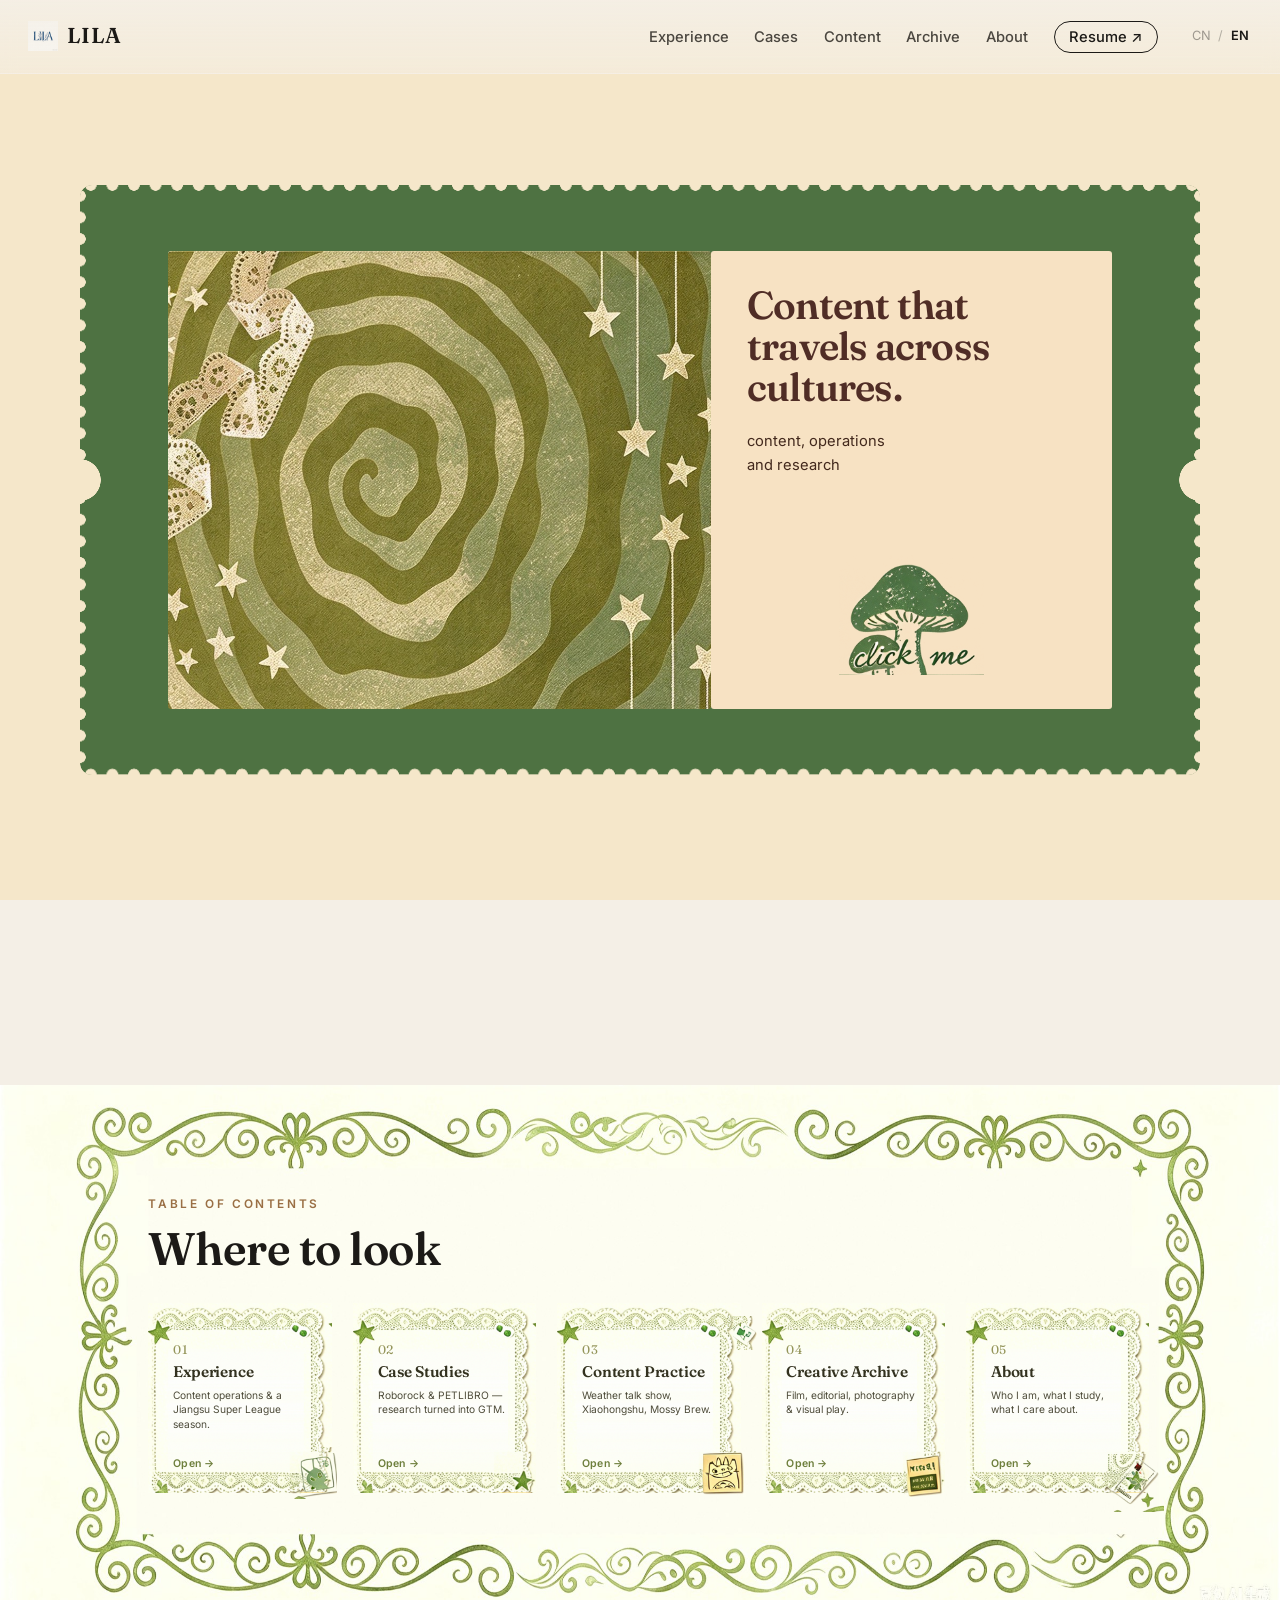
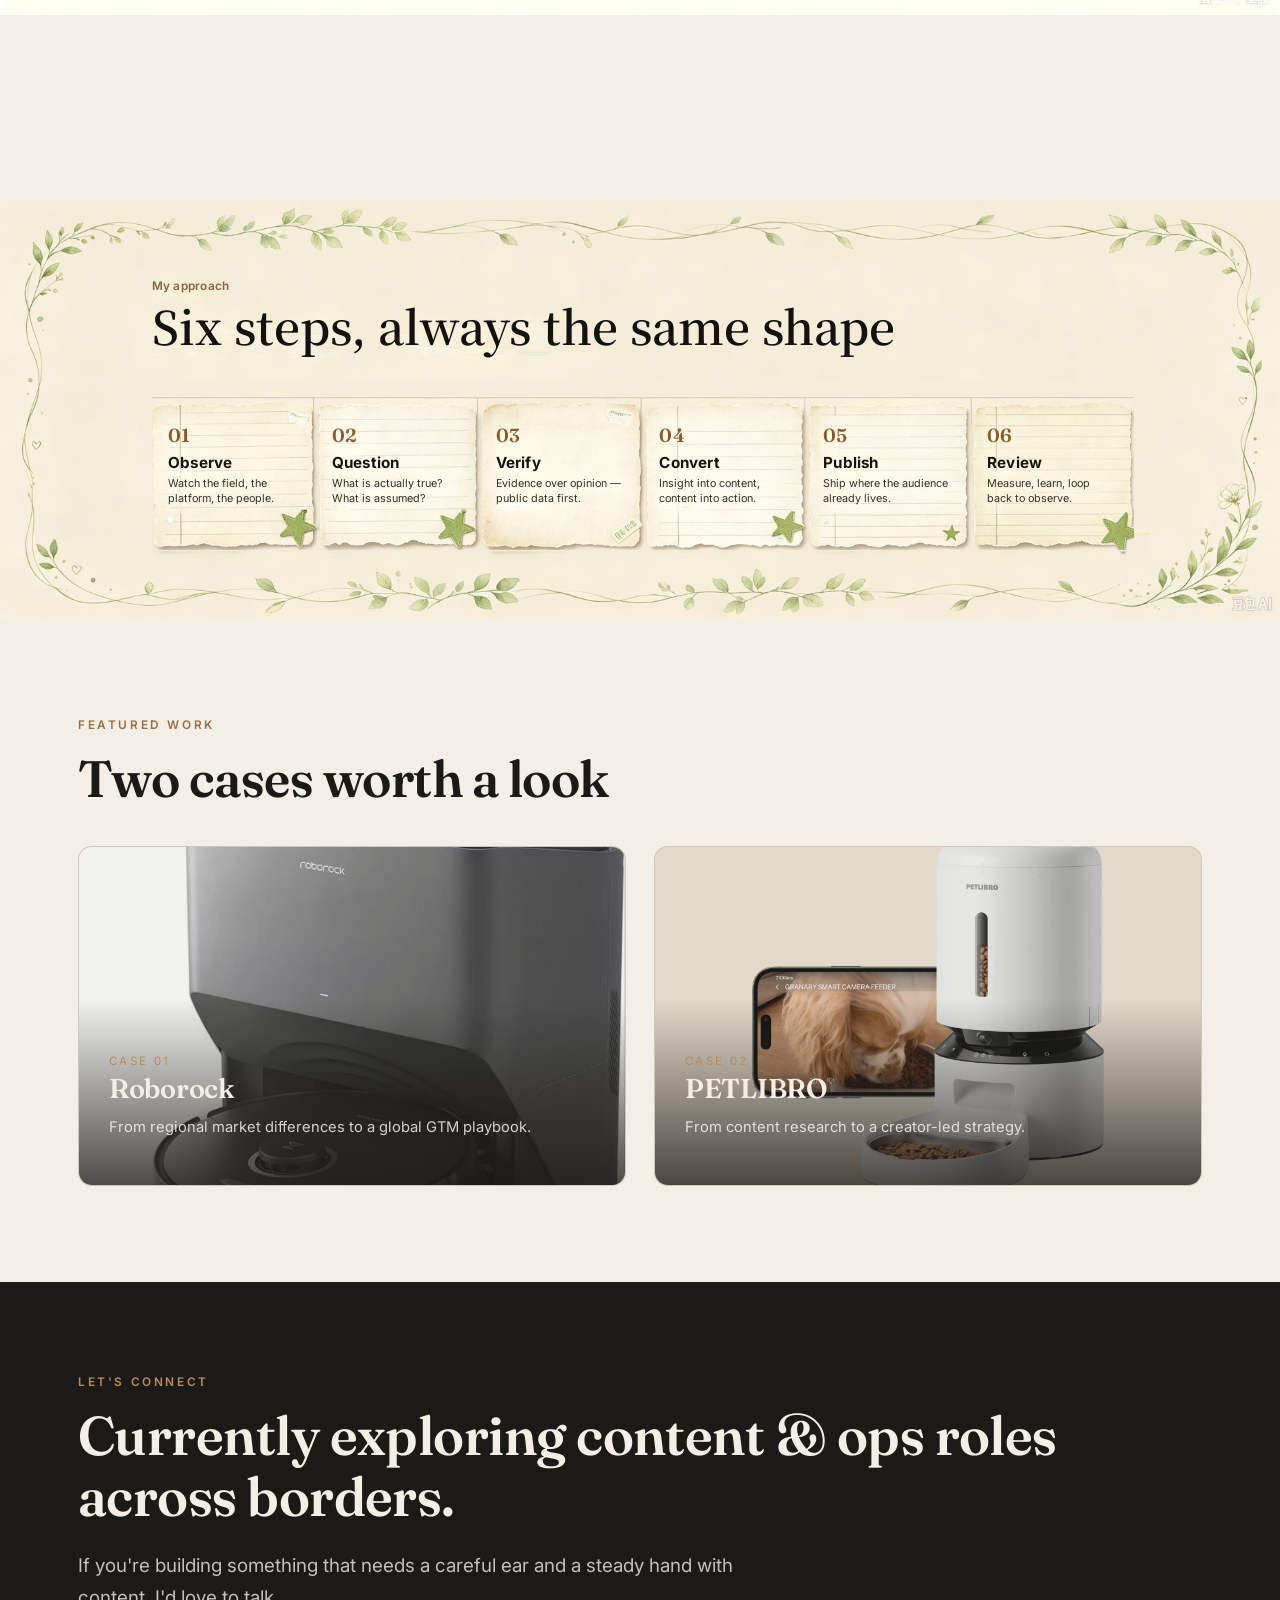
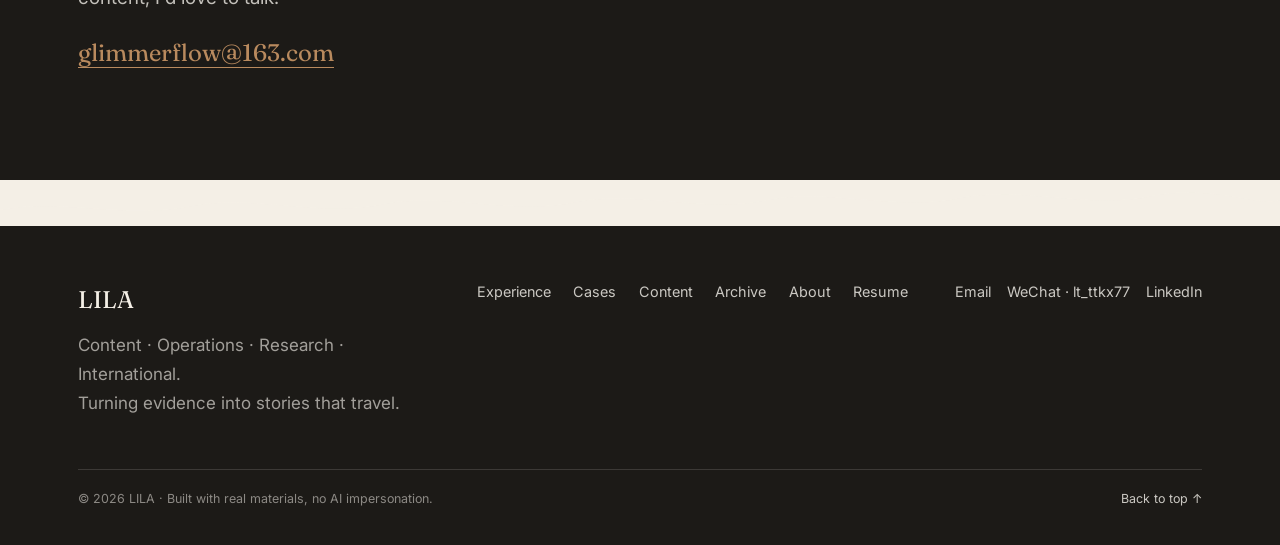
<file: home.html>
<!DOCTYPE html>
<html lang="en">
<head>
<meta charset="UTF-8">
<meta name="viewport" content="width=device-width, initial-scale=1.0">
<title>LILA — Portfolio · Content · Operations · Research · International</title>
<meta name="description" content="LILA — a portfolio of content operations, brand research and creative work across cultures.">
<link rel="preconnect" href="https://fonts.googleapis.com">
<link rel="preconnect" href="https://fonts.gstatic.com" crossorigin>
<link href="https://fonts.googleapis.com/css2?family=Fraunces:ital,opsz,wght@0,9..144,400;0,9..144,600;1,9..144,500&family=Inter:wght@400;500;600&family=Noto+Serif+SC:wght@500;600;700&display=swap" rel="stylesheet">
<link rel="stylesheet" href="css/style.css">
</head>
<body class="home" data-page="home" data-no-intro>

<div id="nav-root"></div>

<main>
  <!-- HERO — ticket collage (target-en / target-ch) -->
  <section class="home-hero">
    <div class="ticket reveal">
      <div class="ticket-art" aria-hidden="true">
        <img src="assets/hero-swirl.jpg" alt="">
      </div>
      <div class="ticket-panel">
        <h1 class="reveal" data-zh-html="能跨越文化<br>的内容。">Content that<br>travels across<br>cultures.</h1>
        <p class="ticket-tagline reveal" data-zh-html="我在 <b>内容、运营与研究</b> 的交汇处工作——把证据变成故事，把故事变成增长。">content, operations<br>and research</p>
        <a class="ticket-mushroom reveal" href="#explore" aria-label="Explore my work">
          <img src="assets/hero-mushroom.png" alt="">
        </a>
      </div>
    </div>
  </section>

  <!-- EXPLORE / TOC -->
  <section class="section" id="explore">
    <div class="wrap">
      <div class="toc-board reveal">
        <div class="toc-head">
          <div class="eyebrow" data-zh="目录">Table of contents</div>
          <h2 class="title" data-zh="从哪儿看起">Where to look</h2>
        </div>
        <div class="toc-grid">
          <a class="toc-card" href="experience.html">
            <span class="num">01</span>
            <h3 data-zh="经历">Experience</h3>
            <p data-zh="内容运营，外加一个苏超赛季。">Content operations &amp; a Jiangsu Super League season.</p>
            <span class="go" data-zh="打开 →">Open →</span>
            <img class="deco deco-cat" src="assets/toc-cat.png" alt="" aria-hidden="true">
          </a>
          <a class="toc-card" href="cases.html">
            <span class="num">02</span>
            <h3 data-zh="案例研究">Case Studies</h3>
            <p data-zh="Roborock 与 PETLIBRO——把研究变成出海打法。">Roborock &amp; PETLIBRO — research turned into GTM.</p>
            <span class="go" data-zh="打开 →">Open →</span>
          </a>
          <a class="toc-card" href="content.html">
            <span class="num">03</span>
            <h3 data-zh="内容实践">Content Practice</h3>
            <p data-zh="聊个天气吧、小红书、Mossy Brew。">Weather talk show, Xiaohongshu, Mossy Brew.</p>
            <span class="go" data-zh="打开 →">Open →</span>
            <img class="deco deco-doodle" src="assets/toc-doodle.png" alt="" aria-hidden="true">
          </a>
          <a class="toc-card" href="archive.html">
            <span class="num">04</span>
            <h3 data-zh="创意档案">Creative Archive</h3>
            <p data-zh="影像、编辑设计、摄影与视觉实验。">Film, editorial, photography &amp; visual play.</p>
            <span class="go" data-zh="打开 →">Open →</span>
            <img class="deco deco-mint" src="assets/toc-stamp-mint.png" alt="" aria-hidden="true">
            <img class="deco deco-green" src="assets/toc-stamp-green.png" alt="" aria-hidden="true">
          </a>
          <a class="toc-card" href="about.html">
            <span class="num">05</span>
            <h3 data-zh="关于">About</h3>
            <p data-zh="我是谁、学什么、在意什么。">Who I am, what I study, what I care about.</p>
            <span class="go" data-zh="打开 →">Open →</span>
            <img class="deco deco-postcard" src="assets/toc-postcard.png" alt="" aria-hidden="true">
          </a>
        </div>
      </div>
    </div>
  </section>

  <!-- MY APPROACH — "我的方法 / 六个步骤" botanical framed note cards -->
  <section class="section alt" id="approach">
    <div class="method-board reveal">
      <div class="method-head">
        <div class="eyebrow" data-zh="我的方法">My approach</div>
        <h2 class="title" data-zh="六个步骤，一以贯之">Six steps, always the same shape</h2>
      </div>
      <div class="approach">
        <div class="step"><div class="n">01</div><h4 data-zh="观察">Observe</h4><p data-zh="观察行业、平台与人。">Watch the field, the platform, the people.</p></div>
        <div class="step"><div class="n">02</div><h4 data-zh="提问">Question</h4><p data-zh="什么是真的？什么只是假设？">What is actually true? What is assumed?</p></div>
        <div class="step"><div class="n">03</div><h4 data-zh="验证">Verify</h4><p data-zh="证据优先于观点——先用公开数据。">Evidence over opinion — public data first.</p></div>
        <div class="step"><div class="n">04</div><h4 data-zh="转化">Convert</h4><p data-zh="把洞察变成内容，把内容变成行动。">Insight into content, content into action.</p></div>
        <div class="step"><div class="n">05</div><h4 data-zh="发布">Publish</h4><p data-zh="在受众已经活跃的地方发布。">Ship where the audience already lives.</p></div>
        <div class="step"><div class="n">06</div><h4 data-zh="复盘">Review</h4><p data-zh="衡量、学习，再回到观察。">Measure, learn, loop back to observe.</p></div>
      </div>
    </div>
  </section>

  <!-- FEATURED WORK -->
  <section class="section">
    <div class="wrap">
      <div class="eyebrow reveal" data-zh="精选作品">Featured work</div>
      <h2 class="title reveal" data-zh="两个值得一看的案例">Two cases worth a look</h2>
      <div class="feat-grid">
        <a class="feat-card reveal" href="cases-roborock.html">
          <div class="img" style="background-image:url('assets/roborock_产品主视图.jpg')"></div>
          <div class="veil"></div>
          <div class="body">
            <span class="k" data-zh="案例 01">Case 01</span>
            <h3>Roborock</h3>
            <p data-zh="从区域市场差异，到一套全球化 GTM 方法论。">From regional market differences to a global GTM playbook.</p>
          </div>
        </a>
        <a class="feat-card reveal" href="cases-petlibro.html">
          <div class="img" style="background-image:url('assets/petlibro-granary产品主视图.webp')"></div>
          <div class="veil"></div>
          <div class="body">
            <span class="k" data-zh="案例 02">Case 02</span>
            <h3>PETLIBRO</h3>
            <p data-zh="从内容研究，到以创作者为驱动的策略。">From content research to a creator-led strategy.</p>
          </div>
        </a>
      </div>
    </div>
  </section>

  <!-- CONTACT -->
  <section class="contact">
    <div class="wrap">
      <div class="eyebrow" style="color:var(--kraft)" data-zh="保持联系">Let's connect</div>
      <h2 class="reveal" data-zh="正在寻找面向海外市场的运营与内容岗位。">Currently exploring content & ops roles across borders.</h2>
      <p class="lead reveal" data-zh="如果你正在做一件需要细心倾听、并以稳妥方式打磨内容的事，我很乐意聊聊。">If you're building something that needs a careful ear and a steady hand with content, I'd love to talk.</p>
      <p class="reveal"><a class="mail" href="mailto:glimmerflow@163.com">glimmerflow@163.com</a></p>
    </div>
  </section>
</main>

<div id="footer-root"></div>
<script src="js/main.js"></script>
</body>
</html>
</file>
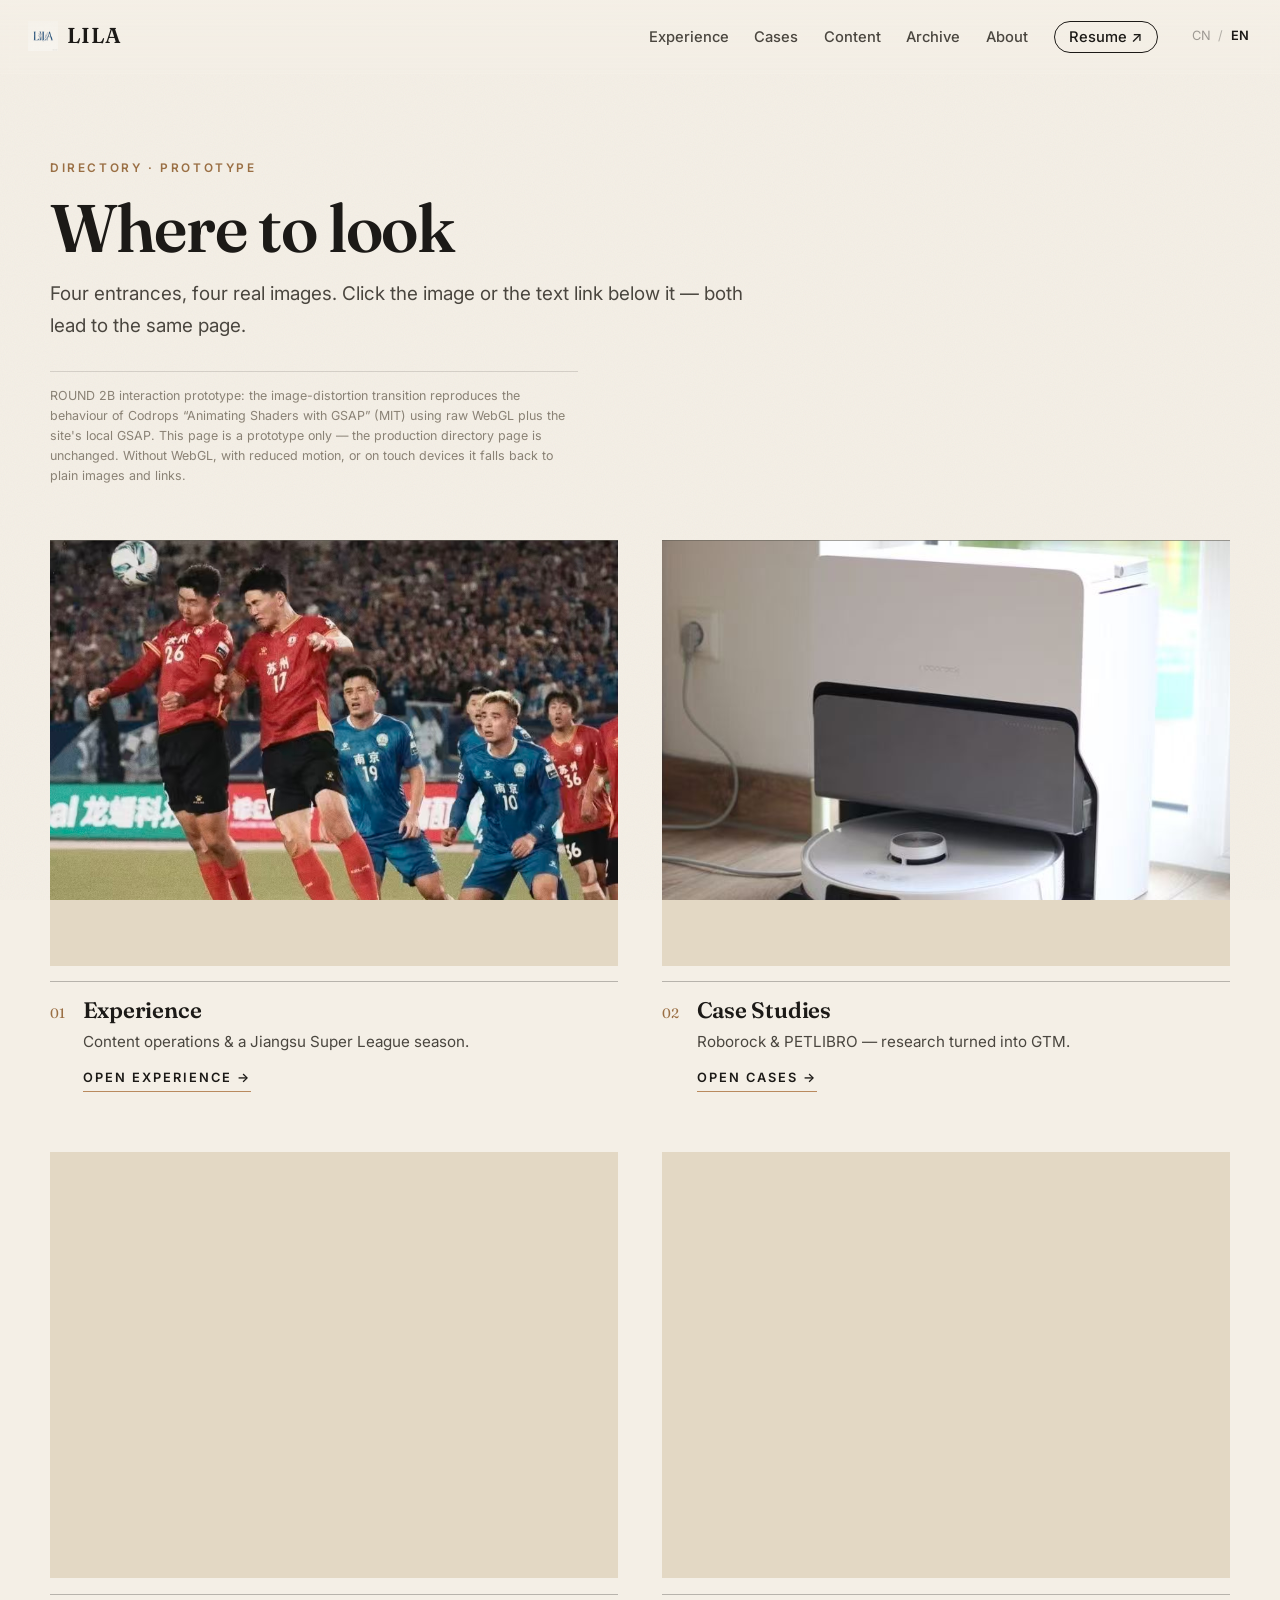
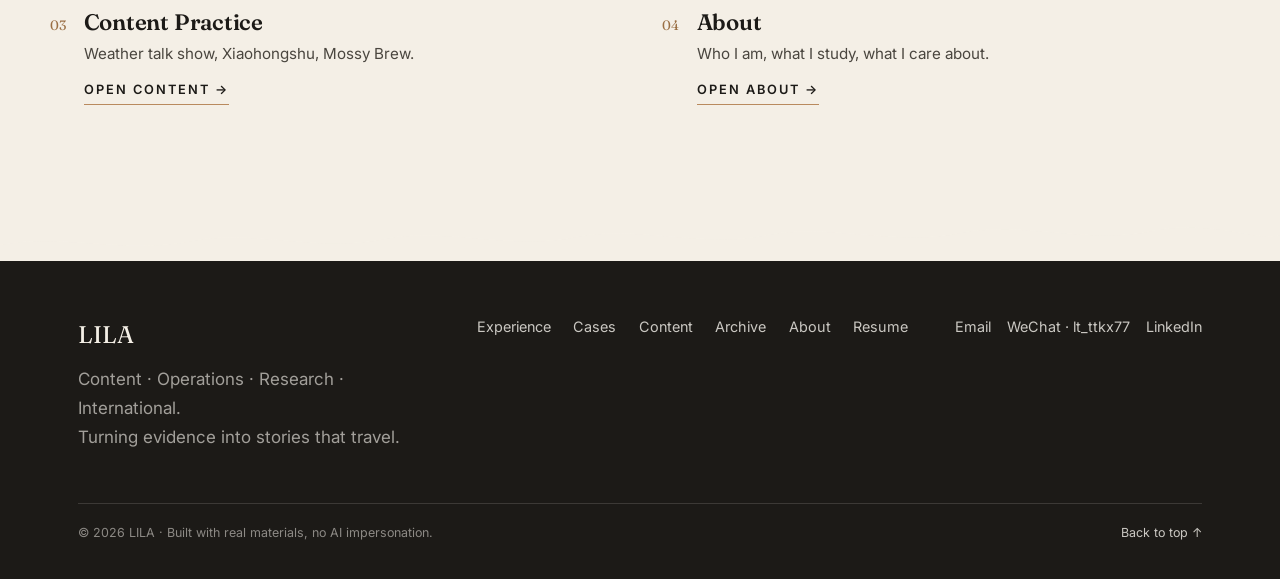
<file: prototype-directory.html>
<!DOCTYPE html>
<html lang="en">
<head>
<meta charset="UTF-8">
<meta name="viewport" content="width=device-width, initial-scale=1.0">
<title>Directory — Image Navigation Prototype · LILA (ROUND 2B)</title>
<meta name="robots" content="noindex">
<link rel="preconnect" href="https://fonts.googleapis.com">
<link rel="preconnect" href="https://fonts.gstatic.com" crossorigin>
<link href="https://fonts.googleapis.com/css2?family=Fraunces:ital,opsz,wght@0,9..144,400;0,9..144,600;1,9..144,500&family=Inter:wght@400;500;600&display=swap" rel="stylesheet">
<link rel="stylesheet" href="css/style.css">
<style>
/* =========================================================
   ROUND 2B — PROTOTYPE-ONLY STYLES (not part of style.css)
   Directory: Editorial × Swiss Grid × Documentary Archive
   ========================================================= */
.dir{padding:158px 0 110px}
.dir-head{max-width:780px;margin-bottom:3.4rem}
.dir-head h1{font-size:clamp(2.4rem,5.4vw,4.2rem);line-height:1.04;letter-spacing:-.02em;margin:.55rem 0 1rem}
.dir-head .lead{margin:0}
.dir-note{
  font-size:.78rem;line-height:1.6;color:var(--ink-faint);
  border-top:1px solid var(--line);margin-top:1.8rem;padding-top:.85rem;max-width:66ch;
}
.dir-grid{list-style:none;margin:0;padding:0;display:grid;grid-template-columns:1fr 1fr;gap:60px 44px}
.dir-item{display:flex;flex-direction:column;min-width:0}
.dir-figure{display:block;position:relative;overflow:hidden;background:var(--paper-3);cursor:pointer}
.dir-figure img{display:block;width:100%;aspect-ratio:4/3;object-fit:cover}
/* when the WebGL replica is confirmed loaded, the DOM img steps aside */
.dir-figure.gl-ready img{opacity:0}
.dir-meta{border-top:1px solid var(--line-strong);margin-top:.95rem;padding-top:.95rem;
  display:grid;grid-template-columns:auto 1fr;column-gap:1.1rem;align-items:baseline}
.dir-idx{font-family:'Fraunces',Georgia,serif;font-size:.85rem;color:var(--kraft-deep)}
.dir-meta h3{grid-column:2;font-size:1.4rem;margin:0;letter-spacing:-.01em}
.dir-meta p{grid-column:2;margin:.4rem 0 0;color:var(--ink-soft);font-size:.95rem;line-height:1.5;max-width:46ch}
.dir-go{grid-column:2;justify-self:start;margin-top:.8rem;
  font-size:.8rem;font-weight:600;letter-spacing:.16em;text-transform:uppercase;
  color:var(--ink);border-bottom:1px solid var(--kraft);padding-bottom:3px}
.dir-go:hover{color:var(--kraft-deep)}
/* fixed WebGL overlay — never intercepts input */
#dir-gl{position:fixed;inset:0;z-index:40;pointer-events:none}
@media(max-width:880px){
  .dir{padding:132px 0 80px}
  .dir-grid{grid-template-columns:1fr;gap:46px}
  .dir-head{margin-bottom:2.6rem}
}
</style>
</head>
<body data-page="directory">

<div id="nav-root"></div>

<main>
  <section class="dir wrap">
    <header class="dir-head">
      <div class="eyebrow" data-zh="目录 · 原型">Directory · Prototype</div>
      <h1 data-zh="从哪儿看起">Where to look</h1>
      <p class="lead" data-zh="四个入口，四张真实的图。点图片或点下方文字链接，去向同一页。">Four entrances, four real images. Click the image or the text link below it — both lead to the same page.</p>
      <p class="dir-note" data-zh-html='ROUND 2B 交互原型：图像扭曲过渡参考 Codrops「Animating Shaders with GSAP」（MIT）的行为复刻，以原生 WebGL + 站内 GSAP 实现。仅为本页原型，正式目录页未改动。若设备不支持 WebGL、开启减少动态效果或为触屏，则自动退回普通图片与链接。'>ROUND 2B interaction prototype: the image-distortion transition reproduces the behaviour of Codrops “Animating Shaders with GSAP” (MIT) using raw WebGL plus the site's local GSAP. This page is a prototype only — the production directory page is unchanged. Without WebGL, with reduced motion, or on touch devices it falls back to plain images and links.</p>
    </header>

    <ul class="dir-grid" id="dir-grid">
      <li class="dir-item">
        <a class="dir-figure" href="experience.html" data-focal="0.5">
          <img src="assets/苏超视觉图_1.jpeg" alt="Jiangsu Super League match — cover image for Experience" data-zh-attr="alt:苏超联赛比赛现场——「经历」封面图">
        </a>
        <div class="dir-meta">
          <span class="dir-idx">01</span>
          <h3 data-zh="经历">Experience</h3>
          <p data-zh="内容运营，外加一个苏超赛季。">Content operations &amp; a Jiangsu Super League season.</p>
          <a class="dir-go" href="experience.html" data-zh-html='打开经历 <span aria-hidden="true">→</span>'>Open Experience <span aria-hidden="true">→</span></a>
        </div>
      </li>

      <li class="dir-item">
        <a class="dir-figure" href="cases.html" data-focal="0.5">
          <img src="assets/roborock_产品图_1.jpg" alt="Roborock robot vacuum and dock — cover image for Case Studies" data-zh-attr="alt:Roborock 扫地机器人与基站——「案例研究」封面图">
        </a>
        <div class="dir-meta">
          <span class="dir-idx">02</span>
          <h3 data-zh="案例研究">Case Studies</h3>
          <p data-zh="Roborock 与 PETLIBRO——把研究变成出海打法。">Roborock &amp; PETLIBRO — research turned into GTM.</p>
          <a class="dir-go" href="cases.html" data-zh-html='打开案例 <span aria-hidden="true">→</span>'>Open Cases <span aria-hidden="true">→</span></a>
        </div>
      </li>

      <li class="dir-item">
        <a class="dir-figure" href="content.html" data-focal="0.5">
          <img src="assets/聊个天气吧页面.png" alt="聊个天气吧 WeChat account page — cover image for Content Practice" data-zh-attr="alt:「聊个天气吧」公众号页面——「内容实践」封面图">
        </a>
        <div class="dir-meta">
          <span class="dir-idx">03</span>
          <h3 data-zh="内容实践">Content Practice</h3>
          <p data-zh="聊个天气吧、小红书、Mossy Brew。">Weather talk show, Xiaohongshu, Mossy Brew.</p>
          <a class="dir-go" href="content.html" data-zh-html='打开内容 <span aria-hidden="true">→</span>'>Open Content <span aria-hidden="true">→</span></a>
        </div>
      </li>

      <li class="dir-item">
        <a class="dir-figure" href="about.html" data-focal="0.3">
          <img src="assets/个人照片.jpeg" alt="Personal portrait — cover image for About" data-zh-attr="alt:个人照片——「关于」封面图">
        </a>
        <div class="dir-meta">
          <span class="dir-idx">04</span>
          <h3 data-zh="关于">About</h3>
          <p data-zh="我是谁、学什么、在意什么。">Who I am, what I study, what I care about.</p>
          <a class="dir-go" href="about.html" data-zh-html='打开关于 <span aria-hidden="true">→</span>'>Open About <span aria-hidden="true">→</span></a>
        </div>
      </li>
    </ul>
  </section>
</main>

<div id="footer-root"></div>

<script src="vendor/gsap.min.js"></script>
<script src="js/main.js"></script>
<script>
/* =========================================================
   ROUND 2B PROTOTYPE — shader image-distortion navigation
   Behaviour adapted from Codrops "Animating Shaders with GSAP"
   (demo 1, MIT license) — reimplemented with raw WebGL1 +
   the site's local GSAP. No three.js, no new dependencies.

   Fallback ladder (navigation must always survive):
   - no GSAP / no WebGL / texture error  -> native images + links
   - prefers-reduced-motion              -> effect never starts
   - touch / coarse pointer              -> effect never starts
   - keyboard activation                 -> native navigation
   - context lost                        -> effect torn down
   ========================================================= */
(function(){
  'use strict';

  var reduced = window.matchMedia('(prefers-reduced-motion: reduce)').matches;
  var touch   = window.matchMedia('(hover: none), (pointer: coarse)').matches;

  if(reduced || touch) return;                 // plain images + links remain
  if(typeof window.gsap === 'undefined') return; // effect needs GSAP; page stays usable

  var figures = Array.prototype.slice.call(document.querySelectorAll('.dir-figure'));
  if(!figures.length || !window.WebGLRenderingContext) return;

  var canvas = document.createElement('canvas');
  canvas.id = 'dir-gl';
  canvas.setAttribute('aria-hidden','true');
  document.body.appendChild(canvas);
  var gl = canvas.getContext('webgl',{alpha:true,antialias:true,premultipliedAlpha:false})
        || canvas.getContext('experimental-webgl',{alpha:true,antialias:true,premultipliedAlpha:false});
  if(!gl){ canvas.remove(); return; }

  /* ---------- shaders (adapted from the reference base.vert / base.frag) ---------- */
  var VERT = [
    'precision highp float;',
    'attribute vec2 aPos;',                    // 0..1 quad, (0,0)=bottom-left
    'uniform vec2 uCenter;',                   // plane centre, NDC
    'uniform vec2 uSize;',                     // plane size, NDC
    'uniform vec2 uMouse;',                    // pointer in image uv
    'uniform float uTime;',
    'uniform float uRippleProgress;',
    'varying vec2 vUv;',
    'varying float vRipple;',
    '#define AMP 0.035',
    '#define FREQ 7.0',
    '#define PI 3.14159265359',
    'void main(){',
    '  vec2 pos = uCenter + (aPos - 0.5) * uSize;',
    '  float dist = distance(aPos, uMouse);',
    '  float decay = clamp(dist, 0.45, 1.4);',
    '  float ripple = sin(-PI * FREQ * dist + uTime) * (AMP / decay);',
    '  ripple *= uRippleProgress;',
    '  pos.y += ripple * uSize.y;',            // amplitude scales with the plane
    '  gl_Position = vec4(pos, 0.0, 1.0);',
    '  vUv = aPos;',
    '  vRipple = ripple;',
    '}'
  ].join('\n');

  var FRAG = [
    'precision highp float;',
    'varying vec2 vUv;',
    'varying float vRipple;',
    'uniform float uGrayscaleProgress;',
    'uniform vec2 uMouse;',
    'uniform sampler2D uTexture;',
    'uniform vec4 uCover;',                    // xy = sample scale, zw = sample centre
    'vec3 toGrayscale(vec3 c){ return vec3(dot(c, vec3(0.299, 0.587, 0.114))); }',
    'float getMaxDistFromCorners(vec2 p){',
    '  return max(distance(p, vec2(0.0,0.0)), max(distance(p, vec2(1.0,0.0)),',
    '         max(distance(p, vec2(0.0,1.0)), distance(p, vec2(1.0,1.0)))));',
    '}',
    'void main(){',
    '  vec2 uv = (vUv - 0.5) * uCover.xy + uCover.zw;',   // object-fit: cover, in shader
    '  vec4 diffuse = texture2D(uTexture, uv);',
    '  vec3 grayscale = toGrayscale(diffuse.rgb);',
    '  float dist = distance(vUv, uMouse);',
    '  float maxDist = getMaxDistFromCorners(uMouse);',
    '  float mask = smoothstep(uGrayscaleProgress - 0.1, uGrayscaleProgress, dist / maxDist);',
    '  vec3 color = mix(grayscale, diffuse.rgb, mask);',   // rest = colour; b/w floods in from the pointer on click
    '  color += vRipple * 1.6;',                          // light band on the ripple crest
    '  gl_FragColor = vec4(color, diffuse.a);',
    '}'
  ].join('\n');

  function shader(type, src){
    var s = gl.createShader(type);
    gl.shaderSource(s, src); gl.compileShader(s);
    if(!gl.getShaderParameter(s, gl.COMPILE_STATUS)){ console.error(gl.getShaderInfoLog(s)); return null; }
    return s;
  }
  var vs = shader(gl.VERTEX_SHADER, VERT), fs = shader(gl.FRAGMENT_SHADER, FRAG);
  if(!vs || !fs){ canvas.remove(); return; }
  var prog = gl.createProgram();
  gl.attachShader(prog, vs); gl.attachShader(prog, fs); gl.linkProgram(prog);
  if(!gl.getProgramParameter(prog, gl.LINK_STATUS)){ canvas.remove(); return; }
  gl.useProgram(prog);

  var U = {};
  ['uCenter','uSize','uMouse','uTime','uRippleProgress','uGrayscaleProgress','uTexture','uCover']
    .forEach(function(n){ U[n] = gl.getUniformLocation(prog, n); });

  /* ---------- shared 40x40 quad grid (reference uses 50x50) ---------- */
  var N = 40, verts = [], idx = [];
  for(var j=0;j<=N;j++) for(var i=0;i<=N;i++) verts.push(i/N, j/N);
  for(j=0;j<N;j++) for(i=0;i<N;i++){
    var a=j*(N+1)+i, b=a+1, c=a+N+1, d=c+1;
    idx.push(a,c,b, b,c,d);
  }
  var vbo = gl.createBuffer();
  gl.bindBuffer(gl.ARRAY_BUFFER, vbo);
  gl.bufferData(gl.ARRAY_BUFFER, new Float32Array(verts), gl.STATIC_DRAW);
  var ibo = gl.createBuffer();
  gl.bindBuffer(gl.ELEMENT_ARRAY_BUFFER, ibo);
  gl.bufferData(gl.ELEMENT_ARRAY_BUFFER, new Uint16Array(idx), gl.STATIC_DRAW);
  var aPos = gl.getAttribLocation(prog, 'aPos');
  gl.enableVertexAttribArray(aPos);
  gl.vertexAttribPointer(aPos, 2, gl.FLOAT, false, 0, 0);
  gl.enable(gl.BLEND);
  gl.blendFunc(gl.SRC_ALPHA, gl.ONE_MINUS_SRC_ALPHA);
  gl.clearColor(0,0,0,0);
  gl.pixelStorei(gl.UNPACK_FLIP_Y_WEBGL, true);   // v=1 -> top of image

  /* ---------- planes, one per figure ---------- */
  var W=0, H=0, dpr=1;
  var planes = [], navigating = false;

  function makeTexture(img){
    var t = gl.createTexture();
    gl.bindTexture(gl.TEXTURE_2D, t);
    gl.texParameteri(gl.TEXTURE_2D, gl.TEXTURE_WRAP_S, gl.CLAMP_TO_EDGE);
    gl.texParameteri(gl.TEXTURE_2D, gl.TEXTURE_WRAP_T, gl.CLAMP_TO_EDGE);
    gl.texParameteri(gl.TEXTURE_2D, gl.TEXTURE_MIN_FILTER, gl.LINEAR);
    gl.texParameteri(gl.TEXTURE_2D, gl.TEXTURE_MAG_FILTER, gl.LINEAR);
    gl.texImage2D(gl.TEXTURE_2D, 0, gl.RGBA, gl.RGBA, gl.UNSIGNED_BYTE, img);
    return t;
  }

  /* object-fit: cover (+ focal point) computed once per resize, shared by shader and DOM img */
  function coverFor(img, rect){
    var iw = img.naturalWidth, ih = img.naturalHeight;
    if(!iw || !ih) return [1,1,.5,.5];
    var ia = iw/ih, ca = rect.width/rect.height;
    var s = [1,1], o = [.5,.5];
    if(ia > ca){ s[0] = ca/ia; }
    else {
      s[1] = ia/ca;
      var f = parseFloat(img.parentNode.getAttribute('data-focal')) || .5;  // fraction from top
      var focalV = 1 - f;                       // texture v is flipped
      o[1] = Math.min(1 - s[1]/2, Math.max(s[1]/2, focalV));
      /* keep the DOM img crop identical to the shader crop */
      var r = ca/ia;
      var p = (f*r - .5)/(r - 1);
      img.style.objectPosition = '50% ' + (Math.min(100, Math.max(0, p*100))).toFixed(1) + '%';
    }
    return [s[0], s[1], o[0], o[1]];
  }

  figures.forEach(function(fig){
    var img = fig.querySelector('img');
    if(!img) return;
    var plane = { fig:fig, img:img, tex:null, ready:false,
                  mouse:{x:.5,y:.5}, hover:false,
                  state:{ripple:0, gray:0, time:0}, cover:[1,1,.5,.5] };
    planes.push(plane);

    function activate(){
      if(plane.ready || !img.naturalWidth) return;
      try{ plane.tex = makeTexture(img); }catch(e){ return; }
      plane.ready = true;
      fig.classList.add('gl-ready');            // DOM img steps aside, WebGL replica shows
    }
    if(img.complete && img.naturalWidth) activate();
    else img.addEventListener('load', activate, {once:true});
    img.addEventListener('error', function(){ plane.ready = false; }, {once:true});
  });

  function anyReady(){ return planes.some(function(p){ return p.ready; }); }

  /* ---------- sizing ---------- */
  function resize(){
    dpr = Math.min(window.devicePixelRatio || 1, 1.5);
    W = window.innerWidth; H = window.innerHeight;
    canvas.width = Math.round(W*dpr); canvas.height = Math.round(H*dpr);
    canvas.style.width = W+'px'; canvas.style.height = H+'px';
    gl.viewport(0, 0, canvas.width, canvas.height);
    planes.forEach(function(p){
      var r = p.img.getBoundingClientRect();
      if(r.width && r.height) p.cover = coverFor(p.img, r);
    });
  }
  resize();
  window.addEventListener('resize', resize, {passive:true});

  /* ---------- render ---------- */
  function render(){
    gl.clear(gl.COLOR_BUFFER_BIT);
    for(var k=0;k<planes.length;k++){
      var p = planes[k];
      if(!p.ready) continue;
      var r = p.img.getBoundingClientRect();
      if(r.width < 2 || r.bottom < 0 || r.top > H) continue;
      var st = p.state;
      if(st.ripple > 0.001) st.time += 0.09;    // wave travels while a ripple is alive
      gl.bindTexture(gl.TEXTURE_2D, p.tex);
      gl.uniform2f(U.uCenter, (r.left + r.width/2)/W*2 - 1, -((r.top + r.height/2)/H*2 - 1));
      gl.uniform2f(U.uSize, r.width/W*2, r.height/H*2);
      gl.uniform2f(U.uMouse, p.mouse.x, p.mouse.y);
      gl.uniform1f(U.uTime, st.time);
      gl.uniform1f(U.uRippleProgress, st.ripple);
      gl.uniform1f(U.uGrayscaleProgress, st.gray);
      gl.uniform4f(U.uCover, p.cover[0], p.cover[1], p.cover[2], p.cover[3]);
      gl.drawElements(gl.TRIANGLES, idx.length, gl.UNSIGNED_SHORT, 0);
    }
  }
  gsap.ticker.add(render);

  /* ---------- pointer tracking: hover ripple + click point ---------- */
  document.addEventListener('mousemove', function(e){
    var x = e.clientX, y = e.clientY;
    planes.forEach(function(p){
      if(!p.ready) return;
      var r = p.img.getBoundingClientRect();
      var inside = x >= r.left && x <= r.right && y >= r.top && y <= r.bottom;
      if(inside){
        p.mouse.x = (x - r.left)/r.width;
        p.mouse.y = 1 - (y - r.top)/r.height;
        if(!p.hover){ p.hover = true; gsap.to(p.state, {ripple:.4, duration:.6, ease:'power2.out', overwrite:true}); }
      } else if(p.hover){
        p.hover = false; gsap.to(p.state, {ripple:0, duration:.8, ease:'power2.out', overwrite:true});
      }
    });
  }, {passive:true});

  /* ---------- click: distortion transition, then navigate ---------- */
  figures.forEach(function(fig){
    fig.addEventListener('click', function(e){
      if(e.detail === 0) return;                // keyboard activation -> native navigation
      if(e.button !== undefined && e.button !== 0) return;
      var p = planes[figures.indexOf(fig)];
      if(!p || !p.ready || navigating) return;
      navigating = true;
      e.preventDefault();

      var href = fig.getAttribute('href');
      var gone = false;
      var go = function(){ if(gone) return; gone = true; window.location.href = href; };
      var cap = setTimeout(go, 950);            // hard cap: animation can never block navigation

      var st = p.state;
      st.time = 0;
      gsap.timeline({ onComplete:function(){ clearTimeout(cap); go(); } })
        .set(st, {gray:0}, 0)
        .to(st, {gray:1, duration:.6, ease:'power2.in'}, 0)
        .to(st, {ripple:1, duration:.3, ease:'power2.out'}, 0)
        .to(st, {ripple:0, duration:.55, ease:'power2.in'}, .3);
    });
  });

  /* ---------- if the GPU context dies, put the plain images back ---------- */
  canvas.addEventListener('webglcontextlost', function(e){
    e.preventDefault();
    gsap.ticker.remove(render);
    canvas.remove();
    planes.forEach(function(p){ p.ready = false; p.fig.classList.remove('gl-ready'); });
  }, false);
})();
</script>
</body>
</html>
</file>
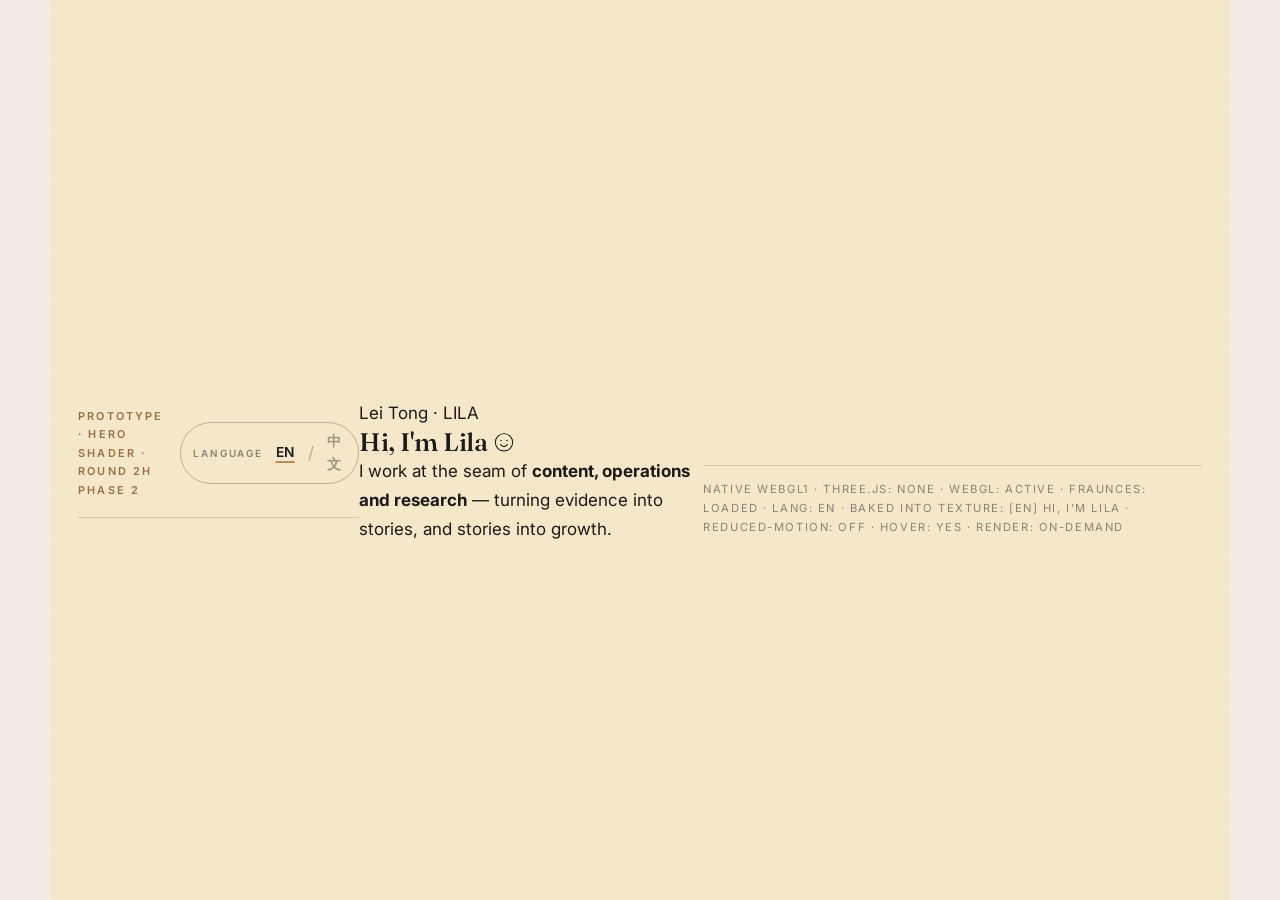
<file: prototype-hero-shader.html>
<!DOCTYPE html>
<html lang="en">
<head>
<meta charset="UTF-8">
<meta name="viewport" content="width=device-width, initial-scale=1.0">
<title>PROTOTYPE — Hero Shader (Round 2H · Phase 2)</title>
<meta name="description" content="Isolated prototype: native WebGL1 hero text displacement + shadow, adapted from the Codrops Animated Letters / Shadow shader. Not part of the production site.">
<meta name="robots" content="noindex">
<link rel="preconnect" href="https://fonts.googleapis.com">
<link rel="preconnect" href="https://fonts.gstatic.com" crossorigin>
<link href="https://fonts.googleapis.com/css2?family=Fraunces:ital,opsz,wght@0,9..144,400;0,9..144,600;1,9..144,500&family=Inter:wght@400;500;600&display=swap" rel="stylesheet">
<!-- read-only reuse of the production stylesheet (typography + tokens). Never modified. -->
<link rel="stylesheet" href="css/style.css">
<style>
  /* =========================================================
     PROTOTYPE-ONLY STYLES — scoped to this file.
     Nothing here is loaded by any production page.
     ========================================================= */
  .proto-meta{
    display:flex;align-items:center;justify-content:space-between;gap:1rem;
    padding-bottom:1.1rem;margin-bottom:2.2rem;border-bottom:1px solid var(--line);
  }
  .proto-tag{
    font-size:.68rem;font-weight:600;letter-spacing:.2em;text-transform:uppercase;
    color:var(--kraft-deep);
  }
  .proto-meta .lang{
    display:flex;align-items:center;gap:.55rem;
    border:1px solid var(--line-strong);border-radius:999px;padding:.3rem .8rem;
  }
  .proto-meta .lang .lb{
    font-size:.62rem;font-weight:600;letter-spacing:.18em;text-transform:uppercase;
    color:var(--ink-faint);
  }
  .proto-meta .lang button{
    background:none;border:0;padding:.15em .3em;font:inherit;font-size:.86rem;font-weight:600;
    letter-spacing:.04em;color:rgba(28,26,23,.4);cursor:pointer;transition:color .2s;
  }
  .proto-meta .lang button:hover{color:var(--ink)}
  .proto-meta .lang button.active{
    color:var(--ink);text-decoration:underline;text-underline-offset:.28em;
    text-decoration-thickness:1.5px;text-decoration-color:var(--kraft);
  }
  .proto-meta .lang i{color:var(--line-strong);font-style:normal}

  /* the shader stage: the real <h1> stays in flow and keeps the layout identical
     with or without WebGL; the canvas overlays it. */
  .gl-stage{position:relative}
  .gl-stage h1{margin:0}
  #hero-gl{
    position:absolute;left:0;top:0;width:100%;height:100%;
    pointer-events:none;display:none;
  }
  .gl-on #hero-gl{display:block}
  /* when the shader is live the canvas carries the visual; the h1 stays in the
     accessibility tree (opacity, not display/visibility). */
  .gl-on .gl-title{opacity:0}
  .gl-title .smile{
    display:inline-block;width:.78em;height:.78em;vertical-align:-.06em;margin-left:.24em;
  }
  .gl-title .smile svg{width:100%;height:100%;display:block;overflow:visible}

  .proto-status{
    margin:2.6rem 0 0;padding-top:.9rem;border-top:1px solid var(--line);
    font-size:.7rem;letter-spacing:.14em;text-transform:uppercase;color:var(--ink-faint);
  }
  @media(max-width:620px){ .proto-meta{flex-direction:column;align-items:flex-start;gap:.6rem} }
</style>
</head>
<body class="proto-hero">

<section class="home-hero wrap">
  <div class="proto-meta">
    <span class="proto-tag">Prototype · Hero shader · Round 2H Phase 2</span>
    <span class="lang">
      <span class="lb">Language</span>
      <button type="button" data-pl="en" class="active">EN</button><i>/</i><button type="button" data-pl="zh">中文</button>
    </span>
  </div>

  <div class="hero-grid">
    <div class="hero-main">
      <div class="hi">Lei Tong · LILA</div>
      <div class="gl-stage" id="stage">
        <h1 class="gl-title" id="title" data-zh-html="能跨越文化<br>的内容。">Hi, I'm Lila</h1>
        <canvas id="hero-gl" aria-hidden="true"></canvas>
      </div>
      <p class="statement">I work at the seam of <b>content, operations and research</b> — turning evidence into stories, and stories into growth.</p>
    </div>
  </div>

  <p class="proto-status" id="status">…</p>
</section>

<script>
/* =========================================================================
   PROTOTYPE — native WebGL1 hero-text displacement + shadow.
   Reference: Codrops "Animating Letters with Shaders" (Paola Demichelis).
   Faithful mechanism, re-implemented without three.js:
     · glyph texture (canvas-generated from the live bilingual headline)
     · 100x100 subdivided plane, per-vertex Z displacement around the pointer
     · easeInOutCubic falloff inside a fixed radius
     · second plane with a pre-blurred texture whose ALPHA is remapped by the
       same distance → the shadow lifts where the letters rise
   Differences from the reference (deliberate):
     · flat, horizontal composition (no 45° rotation) per the site's Swiss grid
     · the reference's orthographic camera is replaced by a mild perspective so
       the Z displacement is visible head-on (an ortho head-on camera cannot
       show any Z movement at all)
     · the bump decays back to flat on pointer-leave (reference freezes it)
     · on-demand rendering instead of a permanent rAF loop
   No production file is touched. No dependency is added.
   ========================================================================= */
(function(){
  'use strict';

  /* ---------------- content (EN headline is fixed by the brief; the Chinese
       line is the site's real hero headline, verbatim) ---------------- */
  const LINES = { en: ["Hi, I'm Lila"], zh: ["能跨越文化", "的内容。"] };
  const SMILE_SVG =
    '<span class="smile" aria-hidden="true"><svg viewBox="0 0 40 40">' +
    '<circle cx="20" cy="20" r="17.4" fill="none" stroke="currentColor" stroke-width="2.6"/>' +
    '<circle cx="14" cy="16.6" r="1.9" fill="currentColor"/>' +
    '<circle cx="26" cy="16.6" r="1.9" fill="currentColor"/>' +
    '<path d="M13.2 24.4 C16 29 24 29 26.8 24.4" fill="none" stroke="currentColor" stroke-width="2.6" stroke-linecap="round"/>' +
    '</svg></span>';

  /* ---------------- tuning ---------------- */
  const SEG        = 100;    // plane subdivisions (reference uses 100x100)
  const FOV_DEG    = 32;     // mild perspective, only to make Z visible
  const AMP_FRAC   = 0.11;   // max displacement, as a fraction of camera distance
  const RADIUS_FRAC= 0.22;   // influence radius, as a fraction of plane width
  const SHADOW_OFF = 7;      // px: static drop of the shadow plane
  const SHADOW_A   = 0.34;   // shadow opacity at rest
  const BLUR_FRAC  = 0.085;  // blur radius, fraction of font size
  const EASE_POS   = 0.22;   // pointer follow
  const EASE_STR   = 0.16;   // bump rise
  const EASE_REL   = 0.10;   // decay on leave

  const stage  = document.getElementById('stage');
  const title  = document.getElementById('title');
  const canvas = document.getElementById('hero-gl');
  const statusEl = document.getElementById('status');

  const REDUCED = window.matchMedia('(prefers-reduced-motion: reduce)').matches;
  const NO_HOVER = window.matchMedia('(hover: none)').matches;
  const DEBUG_READBACK = /[?&]debug=1/.test(location.search);
  const FORCE_FALLBACK = /[?&]nowebgl=1/.test(location.search);


  /* ---------------- language ----------------
     Deterministic sources, in priority order:
       1. ?lang=zh | ?lang=en   (URL override — for testing)
       2. the EN / 中文 buttons in this page
       3. localStorage['lila-lang'] (the production site's own key)
     Whatever the source, the SAME function drives both the DOM <h1> and the
     canvas texture, so they can never disagree.
     ------------------------------------------------------------ */
  function urlLang(){
    const m = /[?&]lang=(zh|en)\b/.exec(location.search);
    return m ? m[1] : null;
  }
  let lang = urlLang()
    || (function(){ try { return localStorage.getItem('lila-lang') === 'zh' ? 'zh' : 'en'; } catch(e){ return 'en'; } })();

  function setLang(l){
    if(l !== 'en' && l !== 'zh') return;
    lang = l;
    renderTitle();
    build();            // regenerate the texture so the canvas matches the DOM
    setStatus();
  }
  function renderTitle(){
    const lines = LINES[lang];
    title.innerHTML = lines.join('<br>') + SMILE_SVG;
    document.documentElement.lang = (lang === 'zh') ? 'zh-CN' : 'en';
    document.querySelectorAll('[data-pl]').forEach(b => {
      const on = b.getAttribute('data-pl') === lang;
      b.classList.toggle('active', on);
      b.setAttribute('aria-pressed', on ? 'true' : 'false');
    });
  }
  document.addEventListener('click', e => {
    const b = e.target.closest('[data-pl]');
    if(!b) return;
    setLang(b.getAttribute('data-pl'));
  });
  // follow the production site's language if it changes in another tab
  window.addEventListener('storage', e => {
    if(e.key === 'lila-lang' && !urlLang()) setLang(e.newValue === 'zh' ? 'zh' : 'en');
  });
  // and the production engine's own event, if this prototype is ever embedded
  window.addEventListener('lila:lang', e => { if(!urlLang()) setLang(e.detail && e.detail.lang); });
  renderTitle();

  /* ---------------- font metrics → canvas texture ---------------- */
  function typeStyle(){
    const cs = getComputedStyle(title);
    return {
      family: cs.fontFamily,
      weight: cs.fontWeight || '600',
      style:  cs.fontStyle || 'normal',
      size:   parseFloat(cs.fontSize) || 48,
      lh:     (cs.lineHeight && cs.lineHeight !== 'normal') ? parseFloat(cs.lineHeight) : (parseFloat(cs.fontSize) || 48) * 1.02,
      ls:     cs.letterSpacing || 'normal',
      color:  cs.color || '#1C1A17'
    };
  }

  function supportsCanvasFilter(){
    const c = document.createElement('canvas').getContext('2d');
    if(!('filter' in c)) return false;
    c.filter = 'blur(2px)';
    return c.filter && c.filter !== 'none';
  }
  const HAS_FILTER = supportsCanvasFilter();

  // draws the headline + smiley; opt = {mode:'ink'|'shadow', ox, oy, alpha, keep}
  function drawContent(ctx, t, box, opt){
    opt = opt || {};
    const mode = opt.mode || 'ink';
    const D  = t.size * 0.78;                 // smiley box = .78em
    const dpr = box.dpr;
    ctx.setTransform(dpr, 0, 0, dpr, (opt.ox || 0) * dpr, (opt.oy || 0) * dpr);
    if(!opt.keep) ctx.clearRect(-Math.abs(opt.ox || 0) - 4, -Math.abs(opt.oy || 0) - 4,
                                box.cssW + 8, box.cssH + 8);
    ctx.font = t.style + ' ' + t.weight + ' ' + t.size + 'px ' + t.family;
    ctx.textAlign = 'left';
    ctx.textBaseline = 'alphabetic';
    if('letterSpacing' in ctx) ctx.letterSpacing = (t.ls === 'normal') ? '0px' : t.ls;
    if('fontKerning' in ctx) ctx.fontKerning = 'normal';

    const lines = LINES[lang];
    const m = ctx.measureText('Hg');
    const A = m.fontBoundingBoxAscent  || t.size * 0.8;
    const Dd= m.fontBoundingBoxDescent || t.size * 0.2;
    const off = (t.lh - (A + Dd)) / 2 + A;    // CSS inline-box baseline centering

    if(mode === 'shadow'){
      ctx.fillStyle = 'rgba(28,26,23,1)';
      ctx.strokeStyle = 'rgba(28,26,23,1)';
      if(HAS_FILTER) ctx.filter = 'blur(' + (t.size * BLUR_FRAC).toFixed(2) + 'px)';
      ctx.globalAlpha = (opt.alpha != null) ? opt.alpha : 0.95;
    } else {
      ctx.fillStyle = t.color;
      ctx.strokeStyle = t.color;
      ctx.globalAlpha = (opt.alpha != null) ? opt.alpha : 1;
    }

    lines.forEach((ln, i) => {
      ctx.fillText(ln, box.pad, box.pad + i * t.lh + off);
    });

    // smiley: appended to the last line, same optical size in both languages
    const li = lines.length - 1;
    const lw = ctx.measureText(lines[li]).width;
    const cx = box.pad + lw + t.size * 0.24 + D / 2;
    const cy = box.pad + li * t.lh + t.lh / 2;
    const r  = D / 2;
    ctx.lineWidth = Math.max(1.4, D * 0.065);
    ctx.lineCap = 'round';
    ctx.beginPath(); ctx.arc(cx, cy, r * 0.87, 0, Math.PI * 2); ctx.stroke();
    ctx.beginPath(); ctx.arc(cx - r * 0.30, cy - r * 0.175, r * 0.095, 0, Math.PI * 2); ctx.fill();
    ctx.beginPath(); ctx.arc(cx + r * 0.30, cy - r * 0.175, r * 0.095, 0, Math.PI * 2); ctx.fill();
    ctx.beginPath();
    ctx.moveTo(cx - r * 0.34, cy + r * 0.22);
    ctx.quadraticCurveTo(cx, cy + r * 0.62, cx + r * 0.34, cy + r * 0.22);
    ctx.stroke();

    ctx.filter = 'none';
    ctx.globalAlpha = 1;
    if('letterSpacing' in ctx) ctx.letterSpacing = '0px';
  }

  function measureBlock(t){
    const c = document.createElement('canvas').getContext('2d');
    c.font = t.style + ' ' + t.weight + ' ' + t.size + 'px ' + t.family;
    if('letterSpacing' in c) c.letterSpacing = (t.ls === 'normal') ? '0px' : t.ls;
    const lines = LINES[lang];
    let w = 0;
    lines.forEach(l => { w = Math.max(w, c.measureText(l).width); });
    const D = t.size * 0.78;
    w = Math.max(w, c.measureText(lines[lines.length - 1]).width + t.size * 0.24 + D);
    return { w: w, h: lines.length * t.lh };
  }

  /* ---------------- WebGL ---------------- */
  const VERT_TEXT = [
    'attribute vec2 aPos;',
    'uniform mat4 uProj, uView;',
    'uniform vec2 uPlane, uCenter, uDisp;',
    'uniform float uRadius, uAmp;',
    'varying vec2 vUv; varying float vDist;',
    'float easeInOutCubic(float x){ return x < 0.5 ? 4.0*x*x*x : 1.0 - pow(-2.0*x + 2.0, 3.0)/2.0; }',
    'void main(){',
    '  vUv = aPos * 0.5 + 0.5;',
    '  vec3 p = vec3(uCenter + aPos * 0.5 * uPlane, 0.0);',
    '  float d = distance(p.xy, uDisp);',
    '  vDist = d;',
    '  float t = 1.0 - clamp(d / uRadius, 0.0, 1.0);',
    '  p.z += easeInOutCubic(t) * uAmp;',
    '  gl_Position = uProj * uView * vec4(p, 1.0);',
    '}'
  ].join('\n');

  const FRAG_TEXT = [
    'precision mediump float;',
    'uniform sampler2D uTex; uniform float uOpacity;',
    'varying vec2 vUv;',
    'void main(){',
    '  vec4 c = texture2D(uTex, vec2(vUv.x, 1.0 - vUv.y));',
    '  gl_FragColor = vec4(c.rgb, c.a * uOpacity);',
    '}'
  ].join('\n');

  const VERT_SHADOW = [
    'attribute vec2 aPos;',
    'uniform mat4 uProj, uView;',
    'uniform vec2 uPlane, uCenter, uDisp, uOffset;',
    'varying vec2 vUv; varying float vDist;',
    'void main(){',
    '  vUv = aPos * 0.5 + 0.5;',
    '  vec3 p = vec3(uCenter + aPos * 0.5 * uPlane, 0.0);',
    '  vDist = distance(p.xy, uDisp);',
    '  p.xy += uOffset;',
    '  gl_Position = uProj * uView * vec4(p, 1.0);',
    '}'
  ].join('\n');

  const FRAG_SHADOW = [
    'precision mediump float;',
    'uniform sampler2D uTex; uniform float uRadius, uOpacity, uStrength;',
    'varying vec2 vUv; varying float vDist;',
    'void main(){',
    '  vec4 c = texture2D(uTex, vec2(vUv.x, 1.0 - vUv.y));',
    // faithful to the reference: alpha -> 0 at the bump centre, full at the rim
    '  float k = mix(1.0, clamp(vDist / uRadius, 0.0, 1.0), uStrength);',
    '  gl_FragColor = vec4(c.rgb, c.a * k * uOpacity);',
    '}'
  ].join('\n');

  let gl = null, progText = null, progShadow = null, buf = null, idxCount = 0;
  let texInk = null, texShadow = null;
  let box = null;                       // {cssW,cssH,pad,dpr,planeW,planeH}
  const disp  = { x: 0, y: 0 };         // current (world px, stage-centre origin)
  const tgt   = { x: 0, y: 0 };
  let str = 0, tgtStr = 0;
  let raf = 0;

  function compile(type, src){
    const s = gl.createShader(type);
    gl.shaderSource(s, src); gl.compileShader(s);
    if(!gl.getShaderParameter(s, gl.COMPILE_STATUS)) throw new Error(gl.getShaderInfoLog(s) || 'shader compile failed');
    return s;
  }
  function program(vs, fs){
    const p = gl.createProgram();
    gl.attachShader(p, compile(gl.VERTEX_SHADER, vs));
    gl.attachShader(p, compile(gl.FRAGMENT_SHADER, fs));
    gl.linkProgram(p);
    if(!gl.getProgramParameter(p, gl.LINK_STATUS)) throw new Error(gl.getProgramInfoLog(p) || 'link failed');
    const u = {};
    const n = gl.getProgramParameter(p, gl.ACTIVE_UNIFORMS);
    for(let i = 0; i < n; i++){ const info = gl.getActiveUniform(p, i); u[info.name] = gl.getUniformLocation(p, info.name); }
    return { p: p, u: u };
  }

  function initGL(){
    gl = canvas.getContext('webgl', { antialias: true, alpha: true, depth: false, preserveDrawingBuffer: DEBUG_READBACK })
      || canvas.getContext('experimental-webgl', { antialias: true, alpha: true, depth: false, preserveDrawingBuffer: DEBUG_READBACK });
    if(!gl) return false;
    progText   = program(VERT_TEXT, FRAG_TEXT);
    progShadow = program(VERT_SHADOW, FRAG_SHADOW);

    // 100 x 100 grid (reference density); Uint16-safe index count
    const S = SEG, verts = new Float32Array((S + 1) * (S + 1) * 2);
    let k = 0;
    for(let y = 0; y <= S; y++) for(let x = 0; x <= S; x++){
      verts[k++] = (x / S) * 2 - 1; verts[k++] = (y / S) * 2 - 1;
    }
    const idx = new Uint16Array(S * S * 6);
    let m = 0;
    for(let y = 0; y < S; y++) for(let x = 0; x < S; x++){
      const a = y * (S + 1) + x, b = a + 1, c = a + S + 1, d = c + 1;
      idx[m++] = a; idx[m++] = b; idx[m++] = c;
      idx[m++] = b; idx[m++] = d; idx[m++] = c;
    }
    idxCount = idx.length;
    buf = gl.createBuffer();
    gl.bindBuffer(gl.ARRAY_BUFFER, buf);
    gl.bufferData(gl.ARRAY_BUFFER, verts, gl.STATIC_DRAW);
    const ibuf = gl.createBuffer();
    gl.bindBuffer(gl.ELEMENT_ARRAY_BUFFER, ibuf);
    gl.bufferData(gl.ELEMENT_ARRAY_BUFFER, idx, gl.STATIC_DRAW);

    texInk    = gl.createTexture();
    texShadow = gl.createTexture();
    [texInk, texShadow].forEach(t => {
      gl.bindTexture(gl.TEXTURE_2D, t);
      gl.texParameteri(gl.TEXTURE_2D, gl.TEXTURE_WRAP_S, gl.CLAMP_TO_EDGE);
      gl.texParameteri(gl.TEXTURE_2D, gl.TEXTURE_WRAP_T, gl.CLAMP_TO_EDGE);
      gl.texParameteri(gl.TEXTURE_2D, gl.TEXTURE_MIN_FILTER, gl.LINEAR);
      gl.texParameteri(gl.TEXTURE_2D, gl.TEXTURE_MAG_FILTER, gl.LINEAR);
    });

    gl.enable(gl.BLEND);
    gl.blendFunc(gl.SRC_ALPHA, gl.ONE_MINUS_SRC_ALPHA);
    return true;
  }

  function upload(tex, cv){
    gl.bindTexture(gl.TEXTURE_2D, tex);
    gl.pixelStorei(gl.UNPACK_PREMULTIPLY_ALPHA_WEBGL, false);
    gl.texImage2D(gl.TEXTURE_2D, 0, gl.RGBA, gl.RGBA, gl.UNSIGNED_BYTE, cv);
  }

  function perspective(fovyDeg, aspect){
    const f = 1 / Math.tan(fovyDeg * Math.PI / 360), near = 1, far = 20000;
    const nf = 1 / (near - far);
    return new Float32Array([
      f / aspect, 0, 0, 0,
      0, f, 0, 0,
      0, 0, (far + near) * nf, -1,
      0, 0, 2 * far * near * nf, 0
    ]);
  }
  function view(distance){
    return new Float32Array([1,0,0,0, 0,1,0,0, 0,0,1,0, 0,0,-distance,1]);
  }

  /* ---------------- build / rebuild (textures + geometry sizing) ---------------- */
  let baked = null;                     // {lang, lines} actually uploaded to the GPU
  function build(){
    if(!gl){ pendingBuild = true; return; }
    pendingBuild = false;
    const t = typeStyle();
    const rect = stage.getBoundingClientRect();
    const blur = t.size * BLUR_FRAC;
    const pad = Math.max(t.size * 0.34, blur * 2.6, 22);
    const dpr = Math.min(window.devicePixelRatio || 1, 2);

    let cssW = Math.max(1, Math.round(rect.width));
    let cssH = Math.max(1, Math.round(rect.height));
    let scale = 1;
    const maxDim = 2048;
    while((cssW + pad * 2) * dpr * scale > maxDim || (cssH + pad * 2) * dpr * scale > maxDim) scale *= 0.9;
    const effDpr = dpr * scale;

    box = { cssW: cssW, cssH: cssH, pad: pad, dpr: effDpr,
            planeW: cssW + pad * 2, planeH: cssH + pad * 2 };

    // backing store
    canvas.width  = Math.max(1, Math.round(cssW * effDpr));
    canvas.height = Math.max(1, Math.round(cssH * effDpr));
    gl.viewport(0, 0, canvas.width, canvas.height);

    const bw = Math.max(1, Math.round(box.planeW * effDpr));
    const bh = Math.max(1, Math.round(box.planeH * effDpr));

    const ink = document.createElement('canvas'); ink.width = bw; ink.height = bh;
    drawContent(ink.getContext('2d'), t, box, 'ink');
    const sh = document.createElement('canvas'); sh.width = bw; sh.height = bh;
    if(HAS_FILTER){
      drawContent(sh.getContext('2d'), t, box, { mode: 'shadow' });
    } else {
      // no ctx.filter (older Safari): fake the blur with stacked offset draws
      const c = sh.getContext('2d');
      const R = Math.max(2, Math.round(blur * 0.6));
      for(let i = 0; i < 12; i++){
        const a = i / 12 * Math.PI * 2;
        drawContent(c, t, box, { mode: 'shadow', ox: Math.cos(a) * R, oy: Math.sin(a) * R,
                                 alpha: 0.085, keep: true });
      }
    }
    upload(texInk, ink);
    upload(texShadow, sh);
    baked = { lang: lang, lines: LINES[lang].slice() };
    draw();
  }

  /* ---------------- draw ---------------- */
  function draw(){
    if(!gl || !box) return;
    const aspect = canvas.width / canvas.height;
    const proj = perspective(FOV_DEG, aspect);
    // camera distance chosen so the z = 0 plane maps 1:1 onto canvas pixels
    const f = 1 / Math.tan(FOV_DEG * Math.PI / 360);
    const dist = f * box.cssH / 2;
    const vw = view(dist);
    const amp = AMP_FRAC * dist * str;
    const radius = Math.max(70, Math.min(260, RADIUS_FRAC * box.planeW));

    gl.clearColor(0, 0, 0, 0);
    gl.clear(gl.COLOR_BUFFER_BIT);

    gl.bindBuffer(gl.ARRAY_BUFFER, buf);

    // ---- shadow plane (drawn first) ----
    gl.useProgram(progShadow.p);
    const a1 = gl.getAttribLocation(progShadow.p, 'aPos');
    gl.enableVertexAttribArray(a1);
    gl.vertexAttribPointer(a1, 2, gl.FLOAT, false, 0, 0);
    gl.uniformMatrix4fv(progShadow.u.uProj, false, proj);
    gl.uniformMatrix4fv(progShadow.u.uView, false, vw);
    gl.uniform2f(progShadow.u.uPlane, box.planeW, box.planeH);
    gl.uniform2f(progShadow.u.uCenter, 0, 0);
    gl.uniform2f(progShadow.u.uDisp, disp.x, disp.y);
    gl.uniform2f(progShadow.u.uOffset, SHADOW_OFF * 0.35, -SHADOW_OFF);
    gl.uniform1f(progShadow.u.uRadius, radius);
    gl.uniform1f(progShadow.u.uOpacity, SHADOW_A);
    gl.uniform1f(progShadow.u.uStrength, str);
    gl.activeTexture(gl.TEXTURE0);
    gl.bindTexture(gl.TEXTURE_2D, texShadow);
    gl.uniform1i(progShadow.u.uTex, 0);
    gl.drawElements(gl.TRIANGLES, idxCount, gl.UNSIGNED_SHORT, 0);

    // ---- glyph plane ----
    gl.useProgram(progText.p);
    const a2 = gl.getAttribLocation(progText.p, 'aPos');
    gl.enableVertexAttribArray(a2);
    gl.vertexAttribPointer(a2, 2, gl.FLOAT, false, 0, 0);
    gl.uniformMatrix4fv(progText.u.uProj, false, proj);
    gl.uniformMatrix4fv(progText.u.uView, false, vw);
    gl.uniform2f(progText.u.uPlane, box.planeW, box.planeH);
    gl.uniform2f(progText.u.uCenter, 0, 0);
    gl.uniform2f(progText.u.uDisp, disp.x, disp.y);
    gl.uniform1f(progText.u.uRadius, radius);
    gl.uniform1f(progText.u.uAmp, amp);
    gl.uniform1f(progText.u.uOpacity, 1);
    gl.activeTexture(gl.TEXTURE0);
    gl.bindTexture(gl.TEXTURE_2D, texInk);
    gl.uniform1i(progText.u.uTex, 0);
    gl.drawElements(gl.TRIANGLES, idxCount, gl.UNSIGNED_SHORT, 0);
  }

  /* ---------------- on-demand loop (runs only while something moves) ---------- */
  function frame(){
    raf = 0;
    disp.x += (tgt.x - disp.x) * EASE_POS;
    disp.y += (tgt.y - disp.y) * EASE_POS;
    str += (tgtStr - str) * (tgtStr > str ? EASE_STR : EASE_REL);
    const settled = Math.abs(tgtStr - str) < 0.002 &&
                    Math.hypot(tgt.x - disp.x, tgt.y - disp.y) < 0.4;
    if(settled){ str = tgtStr; disp.x = tgt.x; disp.y = tgt.y; }
    draw();
    if(!settled) raf = requestAnimationFrame(frame);
  }
  function kick(){ if(!raf) raf = requestAnimationFrame(frame); }

  /* ---------------- pointer ---------------- */
  function point(e){
    const r = canvas.getBoundingClientRect();
    tgt.x = (e.clientX - r.left) - r.width / 2;
    tgt.y = r.height / 2 - (e.clientY - r.top);
    tgtStr = 1;
    kick();
  }
  function release(){ tgtStr = 0; kick(); }

  /* ---------------- boot ---------------- */
  let pendingBuild = false;
  function setStatus(){
    const fontOK = (document.fonts && document.fonts.check)
      ? document.fonts.check('600 100px Fraunces') : null;
    statusEl.textContent =
      'native WebGL1 · three.js: none · WebGL: ' + (gl ? 'active' : 'fallback (HTML title)') +
      ' · Fraunces: ' + (fontOK === null ? 'n/a' : (fontOK ? 'loaded' : 'NOT loaded')) +
      ' · lang: ' + lang.toUpperCase() +
      ' · baked into texture: ' + (baked ? ('[' + baked.lang.toUpperCase() + '] ' + baked.lines.join(' / ')) : 'none') +
      ' · reduced-motion: ' + (REDUCED ? 'on (shader off)' : 'off') +
      ' · hover: ' + (NO_HOVER ? 'none (touch)' : 'yes') +
      ' · render: on-demand';
  }

  async function boot(){
    // wait for the site's real fonts before baking the texture (with a hard cap)
    let fontsDone = false;
    if(document.fonts && document.fonts.load){
      try{
        await Promise.race([
          Promise.all([document.fonts.load('600 1em Fraunces'), document.fonts.ready])
            .then(() => { fontsDone = true; }),
          new Promise(r => setTimeout(r, 3000))
        ]);
      }catch(e){}
    }
    // if the fonts settle after the cap, bake once more so metrics are exact
    if(!fontsDone && document.fonts && document.fonts.ready){
      document.fonts.ready.then(() => { if(gl) build(); });
    }

    const usable = !FORCE_FALLBACK && !REDUCED && initGL();
    if(!usable){
      gl = null;
      canvas.style.display = 'none';
      stage.classList.remove('gl-on');
      baked = null;
      setStatus();
      return;
    }

    stage.classList.add('gl-on');
    build();                       // also clears any pendingBuild from an early click
    if(pendingBuild) build();

    if(NO_HOVER){
      // touch: displace only while the finger is down, so scrolling is untouched
      stage.addEventListener('pointerdown', e => { point(e); }, { passive: true });
      stage.addEventListener('pointermove', e => { if(e.pressure > 0 || e.buttons) point(e); }, { passive: true });
      stage.addEventListener('pointerup', release, { passive: true });
      stage.addEventListener('pointercancel', release, { passive: true });
    } else {
      stage.addEventListener('pointermove', e => { if(e.pointerType === 'mouse') point(e); }, { passive: true });
      stage.addEventListener('pointerleave', release, { passive: true });
    }

    let rt = 0;
    const onResize = () => {
      clearTimeout(rt);
      rt = setTimeout(() => { build(); }, 140);
    };
    window.addEventListener('resize', onResize, { passive: true });
    if('ResizeObserver' in window) new ResizeObserver(onResize).observe(stage);

    setStatus();

    // small debug surface: lets anyone confirm what is actually baked
    window.__heroShader = {
      get lang(){ return lang; },
      get baked(){ return baked; },
      setLang: setLang,
      rebuild: function(){ build(); },
      // paints the CURRENT texture layout with plain Canvas2D (no WebGL) into a
      // visible canvas, so the shader output can be compared against it
      mirror: function(){
        const t = typeStyle(), rect = stage.getBoundingClientRect();
        const blur = t.size * BLUR_FRAC;
        const pad = Math.max(t.size * 0.34, blur * 2.6, 22);
        const bx = { cssW: Math.round(rect.width), cssH: Math.round(rect.height),
                     pad: pad, dpr: 2, planeW: rect.width + pad * 2, planeH: rect.height + pad * 2 };
        const cv = document.createElement('canvas');
        cv.id = 'mirror'; cv.width = Math.round(bx.planeW * 2); cv.height = Math.round(bx.planeH * 2);
        cv.style.cssText = 'position:fixed;left:0;top:0;z-index:9999;background:#fff;' +
                           'width:' + bx.planeW + 'px;height:' + bx.planeH + 'px';
        drawContent(cv.getContext('2d'), t, bx, { mode: 'ink' });
        document.body.appendChild(cv);
        return cv.id;
      }
    };
  }

  boot();
})();
</script>
</body>
</html>
</file>
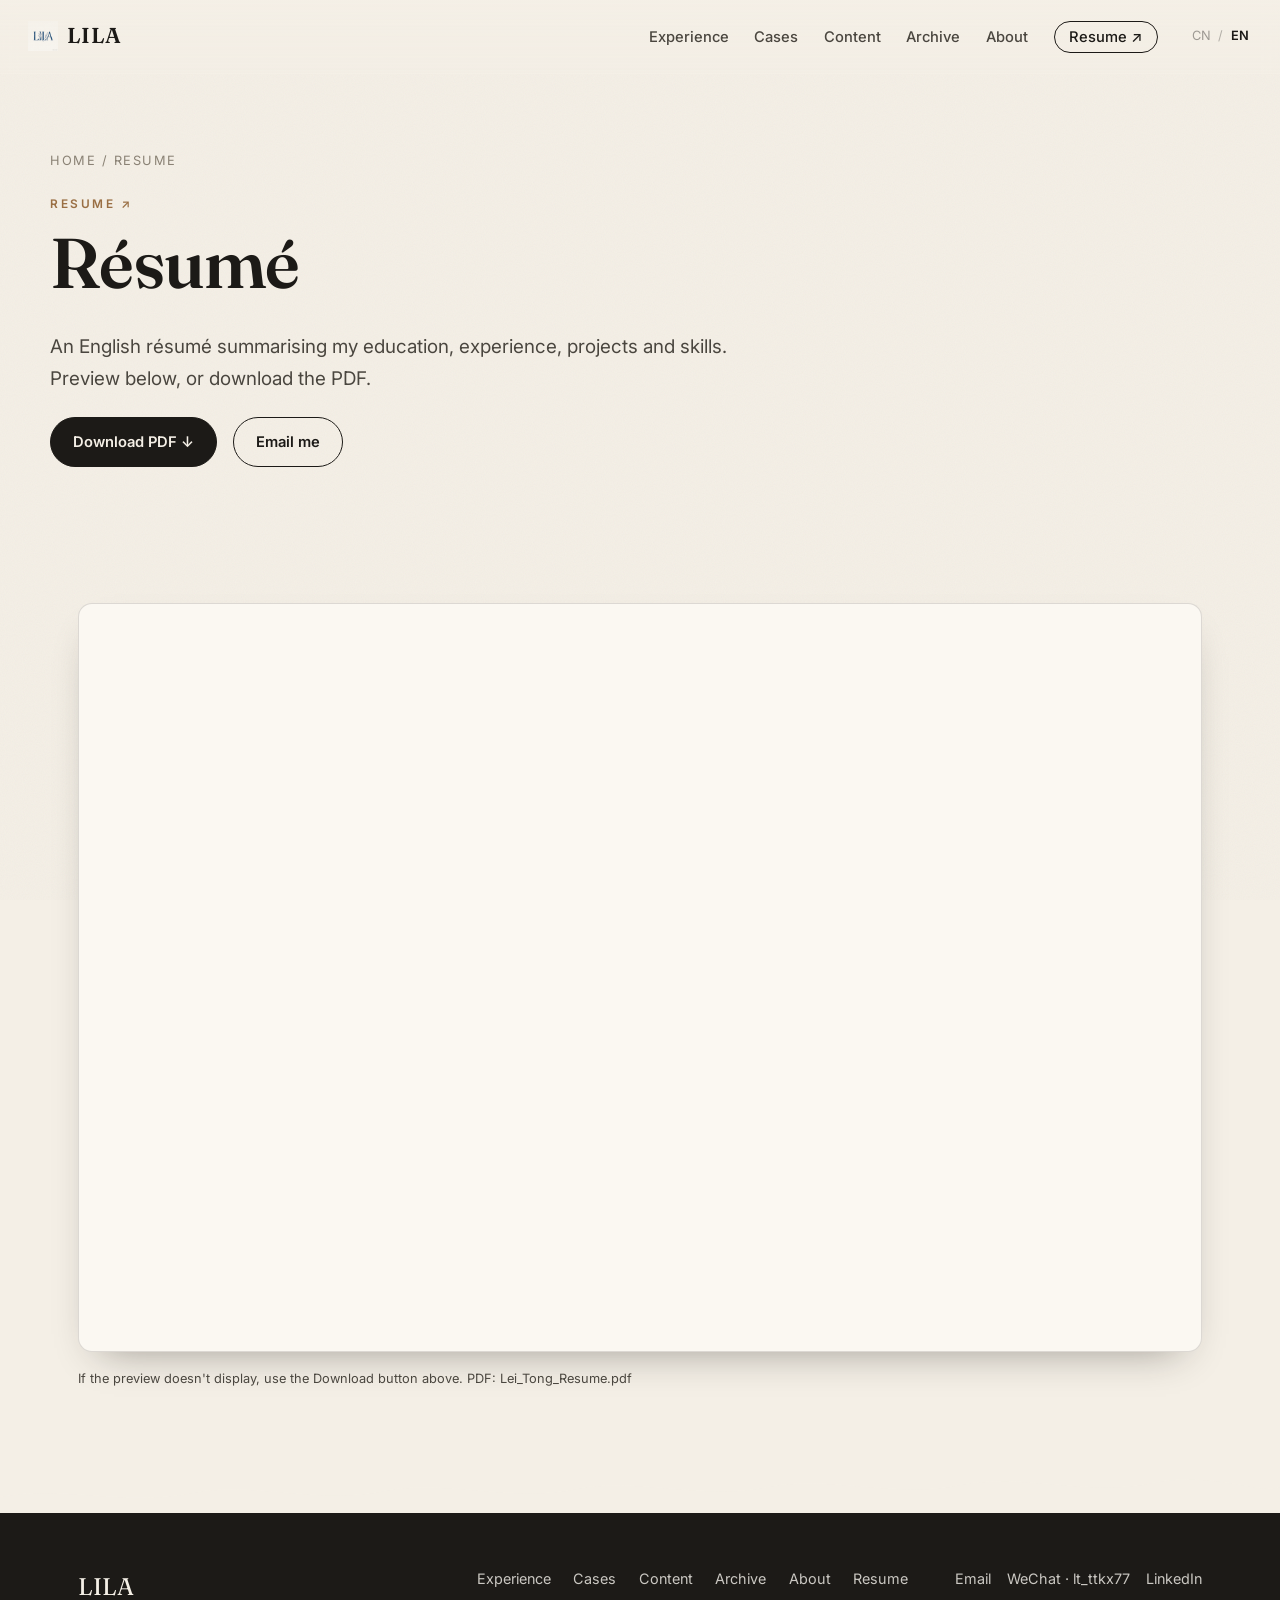
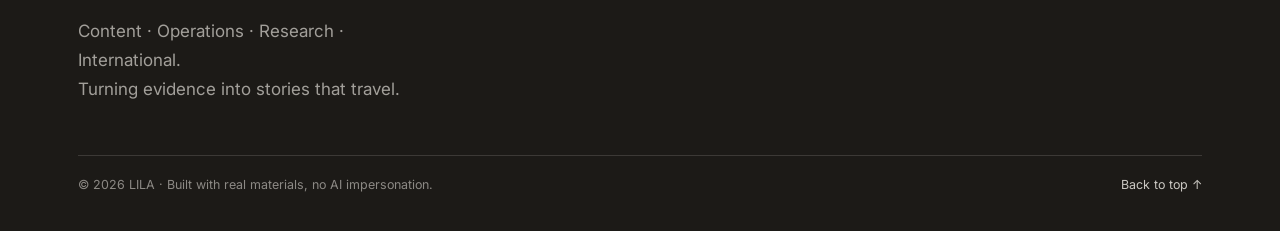
<file: resume.html>
<!DOCTYPE html>
<html lang="en">
<head>
<meta charset="UTF-8">
<meta name="viewport" content="width=device-width, initial-scale=1.0">
<title data-zh="简历 — LILA">Resume — LILA</title>
<link rel="preconnect" href="https://fonts.googleapis.com">
<link rel="preconnect" href="https://fonts.gstatic.com" crossorigin>
<link href="https://fonts.googleapis.com/css2?family=Fraunces:ital,opsz,wght@0,9..144,400;0,9..144,600;1,9..144,500&family=Inter:wght@400;500;600&display=swap" rel="stylesheet">
<link rel="stylesheet" href="css/style.css">
</head>
<body data-page="resume">
<div id="nav-root"></div>

<main>
  <section class="page-head wrap">
    <div class="breadcrumb" data-zh-html="<a href=&quot;home.html&quot;>首页</a> / 简历">Home / Resume</div>
    <div class="eyebrow" data-zh="简历 ↗">Resume ↗</div>
    <h1 data-zh="简历">Résumé</h1>
    <p class="lead" data-zh="这是一份我的简历，概括教育、经历、项目与技能，可在下方预览或下载 PDF。">An English résumé summarising my education, experience, projects and skills. Preview below, or download the PDF.</p>
    <div class="cta" style="display:flex;gap:1rem;margin-top:1.4rem">
      <a class="btn" href="assets/Lei_Tong_Resume_1.pdf" download data-zh="下载 PDF ↓" data-zh-attr="href:assets/中文简历.pdf">Download PDF ↓</a>
      <a class="btn ghost" href="mailto:glimmerflow@163.com" data-zh="给我发邮件">Email me</a>
    </div>
  </section>

  <section class="section tight">
    <div class="wrap">
      <div class="resume-frame reveal">
        <iframe src="assets/Lei_Tong_Resume_1.pdf" title="Lei Tong Resume" data-zh-attr="src:assets/中文简历.pdf;title:雷彤 简历"></iframe>
      </div>
      <p class="muted" style="font-size:.8rem;margin-top:1rem" data-zh="如果预览无法正常显示，请使用上方的下载按钮。PDF：中文简历.pdf">If the preview doesn't display, use the Download button above. PDF: Lei_Tong_Resume.pdf</p>
    </div>
  </section>
</main>

<div id="footer-root"></div>
<script src="js/main.js"></script>
</body>
</html>
</file>
<file: css/style.css>
/* =========================================================
   LILA — Personal Portfolio
   Moodboard B · Kraft & Ink
   Palette: paper #F4EFE6 · ink #1C1A17 · kraft #B98A5E
   Fonts:   Fraunces (display) + Inter (body)
   ========================================================= */

:root{
  --paper:#F4EFE6;
  --paper-2:#ECE3D3;
  --paper-3:#E3D8C4;
  --ink:#1C1A17;
  --ink-soft:#4A463F;
  --ink-faint:#8A8275;
  --kraft:#B98A5E;
  --kraft-deep:#9A6F44;
  --kraft-tint:rgba(185,138,94,.16);
  --line:rgba(28,26,23,.14);
  --line-strong:rgba(28,26,23,.28);
  --white:#FBF8F2;
  --shadow:0 18px 40px -22px rgba(28,26,23,.45);
  --serif:'Fraunces','Georgia','Times New Roman',serif;
  --sans:'Inter',system-ui,-apple-system,'Segoe UI','PingFang SC','Microsoft YaHei',sans-serif;
  --max:1180px;
  --r:14px;
}

*{box-sizing:border-box}
html{scroll-behavior:auto}
body{
  margin:0;
  background:var(--paper);
  color:var(--ink);
  font-family:var(--sans);
  font-size:17px;
  line-height:1.7;
  -webkit-font-smoothing:antialiased;
  overflow-x:hidden;
}
/* subtle paper grain overlay */
body::before{
  content:"";
  position:fixed;inset:0;z-index:0;pointer-events:none;
  opacity:.05;
  background-image:url("data:image/svg+xml,%3Csvg xmlns='http://www.w3.org/2000/svg' width='120' height='120'%3E%3Cfilter id='n'%3E%3CfeTurbulence type='fractalNoise' baseFrequency='0.9' numOctaves='2'/%3E%3C/filter%3E%3Crect width='100%25' height='100%25' filter='url(%23n)'/%3E%3C/svg%3E");
}
img{max-width:100%;display:block}
a{color:inherit;text-decoration:none}
h1,h2,h3,h4{font-family:var(--serif);font-weight:600;line-height:1.12;margin:0 0 .4em;letter-spacing:-.01em}
p{margin:0 0 1em}
.wrap{max-width:var(--max);margin:0 auto;padding:0 28px;position:relative;z-index:1}
.eyebrow{
  font-family:var(--sans);font-size:.74rem;font-weight:600;
  letter-spacing:.22em;text-transform:uppercase;color:var(--kraft-deep);
  margin-bottom:.9rem;
}
.muted{color:var(--ink-soft)}
.kraft{color:var(--kraft-deep)}
.serif{font-family:var(--serif)}

/* ---------- Buttons ---------- */
.btn{
  display:inline-flex;align-items:center;gap:.5em;
  font-family:var(--sans);font-weight:600;font-size:.92rem;
  padding:.78em 1.5em;border-radius:999px;border:1.5px solid var(--ink);
  background:var(--ink);color:var(--paper);cursor:pointer;
  transition:transform .25s,background .25s,color .25s;
}
.btn:hover{transform:translateY(-2px)}
.btn.ghost{background:transparent;color:var(--ink)}
.btn.ghost:hover{background:var(--ink);color:var(--paper)}
.btn .arrow{transition:transform .25s}
.btn:hover .arrow{transform:translateX(4px)}

/* =========================================================
   NAV (English-only, sticky, scroll-spy)
   ========================================================= */
.nav{
  position:fixed;top:0;left:0;right:0;z-index:60;
  display:flex;align-items:center;justify-content:space-between;
  padding:18px 28px;
  background:linear-gradient(to bottom,rgba(244,239,230,.92),rgba(244,239,230,.55));
  backdrop-filter:blur(8px);
  border-bottom:1px solid transparent;
  transition:background .3s,border-color .3s,padding .3s;
}
.nav.solid{
  background:rgba(244,239,230,.96);
  border-bottom:1px solid var(--line);
  padding:12px 28px;
}
.nav .brand{display:flex;align-items:center;gap:.55rem;font-family:var(--serif);font-size:1.35rem;font-weight:600;letter-spacing:.02em}
.nav .brand img{height:30px;width:auto;mix-blend-mode:multiply}
.nav ul{display:flex;gap:1.6rem;list-style:none;margin:0;padding:0;align-items:center}
.nav ul a{
  font-size:.92rem;font-weight:500;color:var(--ink-soft);position:relative;padding:.3em 0;
  transition:color .2s;
}
.nav ul a::after{
  content:"";position:absolute;left:0;bottom:-2px;height:2px;width:0;background:var(--kraft);transition:width .25s;
}
.nav ul a:hover,.nav ul a.active{color:var(--ink)}
.nav ul a.active::after,.nav ul a:hover::after{width:100%}
.nav .resume-link{border:1.5px solid var(--ink);border-radius:999px;padding:.4em 1em!important;color:var(--ink)!important}
.nav .resume-link::after{display:none}
.nav .resume-link:hover{background:var(--ink);color:var(--paper)!important}
.burger{display:none;flex-direction:column;gap:5px;cursor:pointer;background:none;border:0;padding:6px}
.burger span{width:24px;height:2px;background:var(--ink);transition:.3s}
/* language switcher (nav stays English; only active state changes) */
.nav .lang{display:flex;align-items:center;gap:.3rem;margin-left:.35rem;font-family:var(--sans);font-size:.8rem;letter-spacing:.08em}
.nav .lang button{background:none;border:0;cursor:pointer;padding:.2em .2em;color:rgba(28,26,23,.4);font:inherit;transition:color .25s}
.nav .lang button:hover{color:var(--ink)}
.nav .lang button.active{color:var(--ink);font-weight:600}
.nav .lang .lang-sep{color:rgba(28,26,23,.3);font-style:normal}

/* =========================================================
   HERO / generic section spacing
   ========================================================= */
.section{padding:96px 0;position:relative;z-index:1}
.section.tight{padding:64px 0}
.section.alt{background:var(--paper-2)}
.section h2.title{font-size:clamp(2rem,4.4vw,3.2rem);max-width:18ch}
.lead{font-size:1.18rem;color:var(--ink-soft);max-width:60ch}

/* =========================================================
   HOME — opening torn-paper intro
   ========================================================= */
#intro{
  position:fixed;inset:0;z-index:200;overflow:hidden;background:var(--paper);
  display:flex;align-items:center;justify-content:center;cursor:pointer;
}
#intro .leaf{position:absolute;top:-4%;height:108%;width:53%;background:var(--paper);
  box-shadow:var(--shadow);z-index:1;will-change:transform}
#intro .leaf-l{left:0;transform-origin:left center;border-right:2px solid var(--line);
  background-image:repeating-linear-gradient(90deg,rgba(28,26,23,.10) 0 2px,transparent 2px 7px)}
#intro .leaf-r{right:0;transform-origin:right center;border-left:2px solid var(--line);
  background-image:repeating-linear-gradient(90deg,transparent 0 5px,rgba(28,26,23,.10) 5px 7px)}
#intro .intro-text{position:relative;z-index:2;text-align:center;padding:0 1rem;pointer-events:none}
#intro .intro-text .small{font-family:var(--sans);font-size:.8rem;letter-spacing:.34em;text-transform:uppercase;color:var(--kraft-deep);margin-bottom:1rem}
#intro .intro-text h1{font-size:clamp(2.6rem,8vw,5rem);text-align:center;margin:0}
#intro .intro-text .crack{width:min(360px,70%);height:1px;margin:1.4rem auto;background:var(--line-strong);position:relative}
#intro .intro-text .crack::before{content:"";position:absolute;inset:-3px 0;background:repeating-linear-gradient(90deg,var(--line-strong) 0 7px,transparent 7px 13px)}
#intro .intro-text .openit{font-family:'Fraunces',Georgia,serif;font-style:italic;font-size:1.6rem;color:var(--ink-soft);transform:rotate(-5deg);display:inline-block}
#intro .hint{position:absolute;bottom:34px;left:0;right:0;text-align:center;font-size:.78rem;letter-spacing:.22em;text-transform:uppercase;color:var(--ink-faint);animation:pulse 2s infinite;z-index:3}
#intro .skip{position:absolute;top:24px;right:24px;font-size:.76rem;letter-spacing:.15em;text-transform:uppercase;color:var(--ink-faint);cursor:pointer;z-index:3;pointer-events:auto}
@keyframes pulse{0%,100%{opacity:.4}50%{opacity:1}}

/* HOME hero — styles live in the HOME HERO block further below */

/* EXPLORE — "目录 / 从哪儿看起" collage board (ROUND 1, section-scoped) */
/* WIDTH FIX (ROUND 2J): the board was double-inset — the 1180px centred .wrap
   AND the ornate-frame padding — so at 1920 the cards spanned only 879px while
   #approach's spanned 1474px (~300px dead space per side). Release the wrapper
   for THIS SECTION ONLY and give the board the same full-bleed recipe already
   used by #approach .method-board: width:100% + max-width:2240px + centred. */
#explore .wrap{max-width:none;padding:0}
/* VERTICAL FIT (ROUND 2K → 2L) — two different causes, two scoped fixes.
   (a) <=1099px: the framed plate already carries its own generous cream
       margin, so the global .section padding (96px 0) stacked a SECOND empty
       band around it. Halve that gutter (#approach removes it entirely).
   (b) >=1100px: see the desktop block further down — the plate's height is
       driven by its WIDTH (the frame's 2.846 aspect ratio yields 498px at
       1440 and 637px at 1920), so it can never fill a viewport by itself. */
#explore.section{padding:48px 0}
#explore .toc-board{
  position:relative;
  width:100%;max-width:2240px;margin:0 auto;
  background:url("../assets/toc-frame.jpg") center/100% 100% no-repeat;
  padding:5.7% 10.2% 6.2% 11.6%;
  overflow:hidden;   /* stickers may overhang cards but never the board */
}
#explore .toc-head{margin-bottom:2.9%}
#explore .toc-head .eyebrow{margin-bottom:.55rem}
#explore .toc-head h2.title{font-size:clamp(1.9rem,4vw,2.85rem);margin:0;max-width:16ch}

#explore .toc-grid{
  display:grid;grid-template-columns:repeat(5,1fr);
  gap:2.1%;align-items:stretch;
}
#explore .toc-card{
  position:relative;display:flex;flex-direction:column;min-width:0;width:100%;
  aspect-ratio:546/566;
  background:url("../assets/toc-lace.png") center/100% 100% no-repeat;
  padding:21% 15% 11% 13.5%;
  transition:transform .32s ease;
  transform-origin:50% 60%;
}
#explore .toc-card:hover{transform:translateY(-6px) rotate(-.7deg)}
#explore .toc-card .num{
  display:block;font-family:var(--serif);font-size:clamp(.78rem,.92vw,.92rem);
  color:#94955A;letter-spacing:.05em;line-height:1.28;
}
#explore .toc-card h3{
  font-size:clamp(.96rem,1.06vw,1.18rem);
  color:#33321F;margin:4% 0 0;line-height:1.2;
}
#explore .toc-card p{
  font-size:clamp(.66rem,.76vw,.74rem);
  color:#4E4C3A;line-height:1.46;margin:5% 0 0;
  overflow-wrap:break-word;word-break:break-word;
}
#explore .toc-card .go{
  display:inline-block;margin-top:auto;padding-top:6%;
  font-size:clamp(.66rem,.76vw,.74rem);font-weight:600;
  color:#6E7F3C;letter-spacing:.02em;
}
/* EN copy runs longer than the ZH reference: keep it inside the lace panel */
html[lang="en"] #explore .toc-card p{font-size:clamp(.64rem,.73vw,.72rem);line-height:1.42}

/* collage stickers (positions taken from the approved reference) */
#explore .deco{position:absolute;pointer-events:none;width:auto}
#explore .deco-cat{right:-3%;bottom:-3%;width:26%}
#explore .deco-doodle{right:-2%;bottom:-2%;width:24.5%}
#explore .deco-mint{left:-19%;top:7%;width:17.2%}
#explore .deco-green{right:1%;bottom:-2%;width:21.4%}
#explore .deco-postcard{right:-8%;bottom:-10%;width:32.4%}

/* ---------- TOC board responsive ---------- */
/* below the desktop full-bleed range, fall back to the standard 1180 container
   (the same 1099px cut-off #approach uses) */
@media(max-width:1099px){
  #explore .wrap{max-width:var(--max);padding:0 28px}
}

/* DESKTOP VERTICAL FIT (ROUND 2L) — make this section occupy one full
   viewport and SPREAD its content over that height instead of letting the
   leftover pool below the plate.
   Why this is not just "a taller section": the plate's height is a pure
   function of its width (frame aspect 2.846), so at 1440 it is 498px inside
   a 900px viewport. The two levers used here are (1) distribute the leftover
   height evenly around the plate and (2) grow the plate's OWN vertical
   rhythm so the framed content itself covers more of the viewport.            */
@media(min-width:1100px){
  #explore.section{
    padding:0;
    min-height:100vh;   /* fallback */
    min-height:100svh;
    display:flex;
    flex-direction:column;
    justify-content:center;   /* leftover height splits evenly above/below */
  }
  #explore .wrap{width:100%}
  /* plate gets a taller body: more air inside the frame above the title and
     under the card row (the vine border stretches ~10%, imperceptible) */
  #explore .toc-board{padding:8.5% 10.2% 9.5% 11.6%}
}
@media(max-width:980px){
  #explore .toc-board{padding:7% 10.8% 6.4% 12%}
  #explore .toc-grid{grid-template-columns:repeat(3,1fr);gap:7% 3.6%}
}
@media(max-width:720px){
  /* the ornate frame cannot stretch over a tall stack: plain cream panel.
     Keep the site's mobile gutter (the global .wrap rule uses 18px). */
  #explore .wrap{padding:0 18px}
  #explore .toc-board{
    background:none;background-color:#FDFDF1;
    border:1px solid #D8DEB8;border-radius:12px;
    padding:8% 6.5% 8%;
  }
  #explore .toc-head{margin-bottom:6%}
  /* a percentage ROW gap cannot resolve inside an auto-height grid: Chromium
     sized the container without the gaps, so the 3rd row (card 05) spilled past
     the board's overflow:hidden and its "Open →" got clipped. 8vw is the
     definite equivalent of the old 10%-of-grid-width row gap and fixes it. */
  #explore .toc-grid{grid-template-columns:repeat(2,1fr);gap:8vw 6%}
  #explore .toc-card .num{font-size:.8rem}
  #explore .toc-card h3{font-size:1.02rem}
  #explore .toc-card p{font-size:.72rem}
  #explore .toc-card .go{font-size:.72rem}
  #explore .deco-cat{width:28%}
  #explore .deco-doodle{width:27%}
  #explore .deco-postcard{width:34%;right:-6%}
  #explore .deco-mint{left:-8%;width:19%}
}

/* =========================================================
   MY APPROACH — "我的方法 / 六个步骤，一以贯之"
   Botanical framed panel + six torn ruled-note cards.
   Section-scoped (#approach) — ROUND 2 redesign.
   Desktop geometry is expressed in cqw so the whole composition
   scales proportionally with the framed panel (reference 3712×1216).
   ========================================================= */
#approach.section.alt{background:#F7F0DC;padding:0}
#approach .method-board{
  position:relative;
  width:100%;max-width:2240px;margin:0 auto;
  aspect-ratio:3712/1216;
  background:url("../assets/approach-frame.jpg") center/100% 100% no-repeat;
  container-type:inline-size;
}
#approach .method-head{position:absolute;left:11.85%;top:19.3%;width:66%}
#approach .method-head .eyebrow{
  font-family:var(--sans);font-size:.92cqw;font-weight:600;
  letter-spacing:.02em;text-transform:none;color:#8A6636;
  line-height:1;margin:0;
}
#approach .method-head h2.title{
  font-family:'Noto Serif SC','Songti SC','SimSun','Source Han Serif SC',var(--serif);
  font-size:3.6cqw;line-height:1.04;font-weight:600;
  color:#131211;letter-spacing:0;margin:.72cqw 0 0;max-width:none;
}
#approach .approach{
  position:absolute;left:11.853%;right:11.37%;top:45.72%;
  display:grid;grid-template-columns:repeat(6,1fr);gap:0;
  margin:0;border:0;
}
#approach .step{
  position:relative;display:flex;flex-direction:column;min-width:0;
  aspect-ratio:475/460;
  background-position:50% 50%;background-repeat:no-repeat;background-size:100% 100%;
  padding:2.69cqw 1.5cqw 0 1.27cqw;
  border:0;
}
#approach .step:nth-child(1){background-image:url("../assets/approach-note-1.jpg")}
#approach .step:nth-child(2){background-image:url("../assets/approach-note-2.jpg")}
#approach .step:nth-child(3){background-image:url("../assets/approach-note-3.jpg")}
#approach .step:nth-child(4){background-image:url("../assets/approach-note-4.jpg")}
#approach .step:nth-child(5){background-image:url("../assets/approach-note-5.jpg")}
#approach .step:nth-child(6){background-image:url("../assets/approach-note-6.jpg")}
#approach .step .n{
  font-family:var(--serif);font-size:1.48cqw;line-height:1;font-weight:600;
  color:#8A5A2B;letter-spacing:.01em;margin:0 0 .67cqw;
}
#approach .step h4{
  font-family:var(--sans);font-size:1.19cqw;line-height:1.12;font-weight:700;
  letter-spacing:.015em;color:#16140F;margin:0;
}
#approach .step p{
  font-family:var(--sans);font-size:.889cqw;line-height:1.42;font-weight:400;
  color:#33302A;margin:.4cqw 0 0;overflow-wrap:break-word;
}
/* EN copy runs longer than the Chinese reference: keep it inside the note */
html[lang="en"] #approach .step p{font-size:.845cqw}

/* ---------- MY APPROACH responsive ---------- */
/* the fixed-ratio framed panel cannot hold this much type below ~1100px:
   drop the frame and let the notes reflow as ordinary paper cards */
@media(max-width:1099px){
  #approach.section.alt{padding:56px 0;background:var(--paper-2)}
  #approach .method-board{
    aspect-ratio:auto;max-width:var(--max);container-type:normal;
    background:none;padding:0 28px;
  }
  #approach .method-head{position:static;width:auto;margin-bottom:26px}
  #approach .method-head .eyebrow{
    font-size:.74rem;letter-spacing:.22em;text-transform:uppercase;color:var(--kraft-deep);
  }
  #approach .method-head h2.title{font-size:clamp(1.9rem,4.6vw,2.6rem);margin:.5rem 0 0}
  #approach .approach{
    position:static;grid-template-columns:repeat(3,1fr);gap:20px;
  }
  #approach .step{
    padding:26px 22px 30px;border-radius:10px;
    box-shadow:0 14px 30px -24px rgba(28,26,23,.55);
  }
  #approach .step .n{font-size:1.05rem;margin-bottom:.55rem}
  #approach .step h4{font-size:1.02rem;line-height:1.2}
  #approach .step p,html[lang="en"] #approach .step p{font-size:.82rem;line-height:1.55;margin-top:.45rem}
}
@media(max-width:680px){
  #approach .approach{grid-template-columns:1fr;gap:16px}
  #approach .step{min-height:0}
}

/* FEATURED WORK */
.feat-grid{display:grid;grid-template-columns:1fr 1fr;gap:28px;margin-top:2.4rem}
.feat-card{
  position:relative;border-radius:var(--r);overflow:hidden;border:1px solid var(--line);
  background:var(--paper-2);min-height:340px;display:flex;flex-direction:column;justify-content:flex-end;
  transition:transform .35s,box-shadow .35s;
}
.feat-card .img{position:absolute;inset:0;background-size:cover;background-position:center;opacity:.9;transition:transform .6s,opacity .4s}
.feat-card:hover{transform:translateY(-6px);box-shadow:var(--shadow)}
.feat-card:hover .img{transform:scale(1.05)}
.feat-card .veil{position:absolute;inset:0;background:linear-gradient(to top,rgba(28,26,23,.78),rgba(28,26,23,.05) 55%)}
.feat-card .body{position:relative;padding:30px;color:var(--paper)}
.feat-card .body .k{font-size:.72rem;letter-spacing:.2em;text-transform:uppercase;color:var(--kraft)}
.feat-card .body h3{color:var(--paper);font-size:1.7rem}
.feat-card .body p{color:rgba(251,248,242,.82);font-size:.92rem}

/* CONTACT */
.contact{background:var(--ink);color:var(--paper);border-radius:0}
.contact .wrap{padding-top:90px;padding-bottom:90px}
.contact h2{color:var(--paper);font-size:clamp(2rem,5vw,3.4rem)}
.contact .lead{color:rgba(251,248,242,.75)}
.contact a.mail{color:var(--kraft);font-family:var(--serif);font-size:1.5rem;border-bottom:1px solid var(--kraft)}

/* =========================================================
   FOOTER
   ========================================================= */
footer.site{
  background:var(--ink);color:var(--paper);padding:54px 0 36px;position:relative;z-index:1;
}
footer.site .cols{display:flex;justify-content:space-between;flex-wrap:wrap;gap:30px}
footer.site .f-brand{font-family:var(--serif);font-size:1.5rem}
footer.site a{color:rgba(251,248,242,.78);transition:color .2s}
footer.site a:hover{color:var(--kraft)}
footer.site .links{display:flex;gap:1.4rem;flex-wrap:wrap;font-size:.9rem}
footer.site .copy{margin-top:34px;font-size:.78rem;color:rgba(251,248,242,.5);border-top:1px solid rgba(251,248,242,.14);padding-top:18px;display:flex;justify-content:space-between;flex-wrap:wrap;gap:10px}
footer.site .social{display:flex;gap:1rem;font-size:.9rem}

/* =========================================================
   TORN PAPER DIVIDER
   ========================================================= */
.torn{position:relative;height:46px;background:var(--paper);z-index:1}
.torn svg{position:absolute;left:0;right:0;width:100%;height:46px;display:block}
.torn.flip{transform:scaleY(-1)}

/* =========================================================
   PAGE HEADER (sub pages)
   ========================================================= */
.page-head{padding:150px 0 40px;position:relative;z-index:1}
.page-head .eyebrow{margin-bottom:.6rem}
.page-head h1{font-size:clamp(2.4rem,6vw,4.4rem);max-width:16ch}
.page-head .lead{margin-top:1rem}
.breadcrumb{font-size:.8rem;letter-spacing:.12em;text-transform:uppercase;color:var(--ink-faint);margin-bottom:1.4rem}
.breadcrumb a:hover{color:var(--kraft-deep)}

/* =========================================================
   CARDS / GRID helpers
   ========================================================= */
.card{background:var(--paper-2);border:1px solid var(--line);border-radius:var(--r);padding:28px;transition:transform .3s,box-shadow .3s}
.card:hover{transform:translateY(-4px);box-shadow:var(--shadow)}
.grid-2{display:grid;grid-template-columns:1fr 1fr;gap:24px}
.grid-3{display:grid;grid-template-columns:repeat(3,1fr);gap:22px}
.grid-4{display:grid;grid-template-columns:repeat(4,1fr);gap:20px}
.stack{display:flex;flex-direction:column;gap:22px}

/* stat row */
.stats{display:grid;grid-template-columns:repeat(3,1fr);gap:20px;margin:2rem 0}
.stat{background:var(--paper-2);border:1px solid var(--line);border-radius:var(--r);padding:26px;text-align:left}
.stat .big{font-family:var(--serif);font-size:clamp(2.2rem,5vw,3.4rem);color:var(--kraft-deep);line-height:1}
.stat .lbl{font-size:.86rem;color:var(--ink-soft);margin-top:.5rem}

/* evidence chip */
.chip{display:inline-flex;align-items:center;gap:.45em;font-family:'SFMono-Regular',ui-monospace,Menlo,Consolas,monospace;font-size:.74rem;background:var(--kraft-tint);color:var(--kraft-deep);border:1px solid rgba(185,138,94,.4);border-radius:999px;padding:.3em .8em;margin:.18em .18em 0 0}
.chip b{font-weight:600}

/* quote / review card */
.quote{background:var(--white);border:1px solid var(--line);border-left:4px solid var(--kraft);border-radius:10px;padding:20px 22px;font-size:.95rem}
.quote .meta{margin-top:.8rem;font-size:.78rem;color:var(--ink-faint);letter-spacing:.04em}
.quote.neg{border-left-color:#c0694a}

/* process row (experience end-to-end) */
.proc{display:grid;grid-template-columns:repeat(5,1fr);gap:0;border:1px solid var(--line);border-radius:var(--r);overflow:hidden}
.proc .p{padding:22px 18px;border-right:1px solid var(--line);background:var(--paper-2)}
.proc .p:last-child{border-right:0}
.proc .p .n{font-family:var(--serif);color:var(--kraft-deep)}
.proc .p h4{font-size:1rem;margin:.3em 0}
.proc .p p{font-size:.8rem;color:var(--ink-soft);margin:0}

/* =========================================================
   CASE STUDY layout (side nav + content)
   ========================================================= */
.case-hero{padding:150px 0 30px;position:relative;z-index:1}
.case-hero .brand-row{display:flex;align-items:center;gap:1rem;margin-bottom:1.2rem}
.case-hero .brand-row img{height:54px;mix-blend-mode:multiply}
.case-hero h1{font-size:clamp(2.6rem,7vw,5rem)}
.case-hero .lead{margin-top:1rem}
.case-layout{display:grid;grid-template-columns:230px 1fr;gap:54px;align-items:start;padding:40px 0 90px}
.side-nav{position:sticky;top:96px;align-self:start;border-left:1.5px solid var(--line);padding-left:18px}
.side-nav a{display:block;font-size:.86rem;color:var(--ink-soft);padding:.42em 0;border-bottom:1px solid transparent;transition:color .2s}
.side-nav a:hover,.side-nav a.active{color:var(--ink)}
.side-nav a.active{color:var(--kraft-deep);font-weight:600}
.side-nav .sn-num{font-family:var(--serif);color:var(--kraft-deep);margin-right:.5em}
.case-block{padding:30px 0;border-bottom:1px solid var(--line)}
.case-block:last-child{border-bottom:0}
.case-block h2{font-size:clamp(1.6rem,3.4vw,2.4rem)}
.case-block .sub{color:var(--ink-faint);font-size:.8rem;letter-spacing:.16em;text-transform:uppercase;margin-bottom:.8rem}
.case-block p{max-width:64ch}
.case-block img.inline{margin:1.4rem 0;border-radius:12px;border:1px solid var(--line)}

/* region matrix */
.matrix{display:grid;grid-template-columns:1.1fr 1fr 1fr 1fr;gap:0;border:1px solid var(--line);border-radius:var(--r);overflow:hidden;margin:1.4rem 0}
.matrix .cell{padding:16px 16px;border-right:1px solid var(--line);border-bottom:1px solid var(--line);font-size:.84rem;background:var(--paper-2)}
.matrix .cell.h{background:var(--ink);color:var(--paper);font-weight:600;font-family:var(--sans)}
.matrix .cell.rh{background:var(--kraft-tint);font-weight:600}
.matrix .cell p{margin:.3em 0;font-size:.8rem;color:var(--ink-soft)}

/* value x trust */
.vt{display:grid;grid-template-columns:1fr 1fr;gap:24px;margin:1.4rem 0}
.vt .col{border:1px solid var(--line);border-radius:var(--r);padding:24px;background:var(--paper-2)}
.vt .col h4{font-size:1.1rem;color:var(--kraft-deep)}
.vt .col ul{margin:.6em 0 0;padding-left:1.1em}
.vt .col li{margin:.35em 0;font-size:.88rem;color:var(--ink-soft)}

/* creator roles grid */
.roles{display:grid;grid-template-columns:repeat(2,1fr);gap:16px;margin:1.4rem 0}
.role{border:1px solid var(--line);border-radius:10px;padding:16px 18px;background:var(--white)}
.role .tag{font-size:.72rem;letter-spacing:.1em;text-transform:uppercase;color:var(--kraft-deep)}
.role h4{font-size:1rem;margin:.2em 0}
.role p{font-size:.83rem;color:var(--ink-soft);margin:0}

/* chart bars */
.bars{display:flex;flex-direction:column;gap:14px;margin:1.4rem 0}
.bar-row{display:grid;grid-template-columns:160px 1fr;gap:14px;align-items:center}
.bar-row .name{font-size:.84rem;color:var(--ink-soft)}
.bar-track{height:14px;background:var(--paper-3);border-radius:999px;overflow:hidden}
.bar-fill{height:100%;background:linear-gradient(90deg,var(--kraft),var(--kraft-deep));border-radius:999px;width:0;transition:width 1.1s cubic-bezier(.2,.7,.2,1)}

/* =========================================================
   CASE STUDY — ROUND 1 fixes (pagination + evidence ratios)
   ========================================================= */
.case-pager{
  display:flex;justify-content:space-between;align-items:center;gap:1rem;
  flex-wrap:wrap;padding:2.4rem 0 0;margin-top:2rem;border-top:1px solid var(--line)
}
.case-pager .btn.ghost{font-size:.92rem}
.case-pager .prev{margin-right:auto}
.case-pager .next{margin-left:auto}

/* Evidence layouts that preserve original screenshot proportions */
.evidence-wide{width:100%;margin:1.2rem 0}
.evidence-wide img.inline,
.evidence-pair img.inline{width:100%;margin:0}
.evidence-wide img.inline{max-height:min(72vh,900px);object-fit:contain}
.evidence-pair{display:grid;grid-template-columns:1fr 1fr;gap:16px;margin-top:1.2rem}
.evidence-pair img.inline{height:100%;max-height:380px;object-fit:contain}
.img-link{display:block}
.caption{font-size:.75rem;color:var(--ink-faint);margin-top:.45rem;font-style:italic}
.img-link .caption::before{content:"↗ "}

/* Product images inside case cards */
.card-img{width:100%;max-height:200px;object-fit:contain;margin-top:.8rem;border-radius:8px;background:transparent}

/* Readable wide screenshots on smaller desktop */
@media(max-width:1080px){
  .evidence-pair{grid-template-columns:1fr}
  .evidence-pair img.inline{max-height:none}
}

/* =========================================================
   CONTENT PRACTICE
   ========================================================= */
.proj-card{display:grid;grid-template-columns:1fr 1.1fr;gap:0;border:1px solid var(--line);border-radius:var(--r);overflow:hidden;margin:28px 0;background:var(--paper-2)}
.proj-card .media{background:var(--paper-3);min-height:280px;background-size:cover;background-position:center}
.proj-card .body{padding:34px}
.proj-card.flip{grid-template-columns:1.1fr 1fr}
.proj-card.flip .media{order:2}
.proj-card .body h3{font-size:1.7rem}
.proj-card .tag{display:inline-block;font-size:.72rem;letter-spacing:.14em;text-transform:uppercase;color:var(--kraft-deep);border:1px solid var(--kraft);border-radius:999px;padding:.3em .8em;margin-bottom:1rem}
.proj-card .kv{margin-top:1rem;font-size:.9rem}
.proj-card .kv b{color:var(--ink)}

/* Content Practice — media integrity & evidence figures.
   Scoped to body[data-page="content"] so other pages using .proj-card
   (background-image cover style) are unaffected. */
body[data-page="content"] .proj-card .media{display:flex;flex-direction:column;align-items:center;justify-content:center;gap:12px;padding:22px;min-height:300px}
body[data-page="content"] .proj-card .media.media-contain > img{max-width:100%;max-height:460px;width:auto;height:auto;border-radius:8px;box-shadow:var(--shadow)}
body[data-page="content"] .proj-card .media.media-duo{display:grid;grid-template-columns:1fr 1fr;align-items:start;gap:14px}
body[data-page="content"] .media-fig{margin:0;min-width:0}
body[data-page="content"] .media-fig img{width:100%;height:auto;display:block;border-radius:8px;border:1px solid var(--line);background:var(--white)}
body[data-page="content"] .media-fig figcaption{font-size:.74rem;color:var(--ink-faint);font-style:italic;letter-spacing:.02em;line-height:1.45;margin-top:.45rem}
body[data-page="content"] .shots{display:grid;grid-template-columns:repeat(2,1fr);gap:16px;align-items:start;margin-top:1.5rem}
@media(max-width:520px){
  body[data-page="content"] .proj-card .media.media-duo{grid-template-columns:1fr 1fr;gap:10px;padding:14px}
  body[data-page="content"] .shots{gap:12px}
}

/* =========================================================
   CREATIVE ARCHIVE (masonry + tape cursor)
   ========================================================= */
.archive-intro{display:grid;grid-template-columns:1fr 1fr 1fr 1fr;gap:0;border-top:1px solid var(--line);margin-top:2.4rem}
.archive-intro .c{padding:26px 18px;border-right:1px solid var(--line)}
.archive-intro .c:last-child{border-right:0}
.archive-intro .c h3{font-size:1.2rem}
.archive-intro .c p{font-size:.84rem;color:var(--ink-soft);margin:.4em 0 0}
.masonry{column-count:3;column-gap:18px;margin-top:2.4rem}
.m-item{break-inside:avoid;margin:0 0 18px;border-radius:12px;overflow:hidden;border:1px solid var(--line);background:var(--paper-2);position:relative;cursor:pointer}
.m-item img{width:100%;display:block;transition:transform .5s}
.m-item:hover img{transform:scale(1.04)}
.m-item .cap{position:absolute;left:0;right:0;bottom:0;padding:14px 16px;background:linear-gradient(to top,rgba(28,26,23,.72),transparent);color:var(--paper);font-size:.82rem;opacity:0;transition:opacity .3s}
.m-item:hover .cap{opacity:1}

/* Archive reconstruction — classified visual archive.
   Scoped to body[data-page="archive"] so other pages are unaffected.
   (.masonry/.m-item above remain for compatibility but are no longer used.) */
.arc-cat{display:flex;gap:24px;align-items:baseline;border-top:2px solid var(--ink);padding-top:20px;margin:70px 0 8px}
.arc-cat:first-of-type{margin-top:34px}
.arc-cat .n{font-family:var(--serif);font-size:2.4rem;line-height:1;color:var(--kraft-deep)}
.arc-cat h2{font-size:clamp(1.55rem,3vw,2.2rem);margin:0}
.arc-cat .purpose{font-size:.85rem;color:var(--ink-soft);margin:.45em 0 0;max-width:56ch}
.arc-label{display:flex;align-items:center;gap:12px;font-size:.72rem;letter-spacing:.16em;text-transform:uppercase;color:var(--kraft-deep);margin:30px 0 14px}
.arc-label::after{content:"";flex:1;height:1px;background:var(--line)}
.arc-grid{display:grid;gap:18px;align-items:start}
.collage-feature{display:grid;grid-template-columns:minmax(260px,5fr) 7fr;gap:30px;align-items:end;margin-bottom:4px}
.collage-grid{grid-template-columns:repeat(3,1fr)}
.single-feature{max-width:460px}
.wechat-grid{grid-template-columns:repeat(4,1fr)}
.zine-grid{grid-template-columns:1.15fr 1fr 1fr}
.moving-grid{grid-template-columns:3fr 2fr}
.ph-grid{grid-template-columns:repeat(6,1fr);gap:16px}
.ph-grid .L{grid-column:span 3}
.ph-grid .P,.ph-grid .T{grid-column:span 2}
.travel-feature{max-width:680px}
.arc-item{display:block;text-decoration:none;color:inherit;min-width:0}
.arc-item img{width:100%;height:auto;display:block;border-radius:10px;border:1px solid var(--line);background:var(--paper-2)}
.arc-item .cap2{display:block;font-size:.72rem;color:var(--ink-faint);font-style:italic;letter-spacing:.03em;margin-top:.5rem;line-height:1.4}
.arc-item:hover img{border-color:var(--kraft)}
.arc-item:focus-visible{outline:2px solid var(--kraft-deep);outline-offset:3px}
.collage-feature .feat img{max-height:560px;width:auto;max-width:100%}
@media(max-width:1080px){
  .wechat-grid{grid-template-columns:repeat(2,1fr)}
}
@media(max-width:980px){
  .collage-feature{grid-template-columns:1fr;align-items:start}
  .collage-feature .feat{max-width:420px}
  .collage-grid,.zine-grid{grid-template-columns:1fr 1fr}
  .zine-grid .feat{grid-column:1/-1;max-width:420px}
  .moving-grid{grid-template-columns:1fr}
  .ph-grid{grid-template-columns:1fr 1fr}
  .ph-grid .L{grid-column:span 2}
  .ph-grid .P,.ph-grid .T{grid-column:span 1}
  .arc-cat{gap:16px;margin-top:52px}
}

/* tape cursor */
#tape{position:fixed;top:0;left:0;width:120px;height:54px;z-index:120;pointer-events:none;
  background:linear-gradient(135deg,rgba(185,138,94,.5),rgba(154,111,68,.62));
  border-left:2px dashed rgba(255,255,255,.5);border-right:2px dashed rgba(255,255,255,.5);
  transform:translate(-50%,-50%) rotate(-8deg);opacity:0;transition:opacity .3s;
  box-shadow:0 6px 18px -8px rgba(28,26,23,.5);display:flex;align-items:center;justify-content:center;overflow:hidden}
#tape .tp-img{width:100%;height:100%;object-fit:cover;opacity:0;transition:opacity .2s}
#tape .tp-txt{font-family:var(--serif);font-style:italic;color:var(--paper);font-size:.9rem}
body.tape-on #tape{opacity:1}

/* =========================================================
   ABOUT
   ========================================================= */
.about-grid{display:grid;grid-template-columns:.9fr 1.1fr;gap:50px;align-items:start}
.about-photo{border-radius:var(--r);overflow:hidden;border:1px solid var(--line);background:var(--paper-2)}
.skills{display:grid;grid-template-columns:1fr 1fr;gap:18px;margin-top:1.4rem}
.skill{border:1px solid var(--line);border-radius:10px;padding:18px;background:var(--paper-2)}
.skill .t{font-family:var(--serif);color:var(--kraft-deep);font-size:1.05rem}
.skill p{font-size:.84rem;color:var(--ink-soft);margin:.4em 0 0}

/* RESUME page */
.resume-frame{border:1px solid var(--line);border-radius:var(--r);background:var(--white);box-shadow:var(--shadow);overflow:hidden;margin-top:2rem}
.resume-frame iframe{width:100%;height:82vh;border:0}

/* =========================================================
   REVEAL animation
   ========================================================= */
.reveal{opacity:0;transform:translateY(26px);transition:opacity .8s,transform .8s}
.reveal.in{opacity:1;transform:none}
@media (prefers-reduced-motion:reduce){
  .reveal{opacity:1!important;transform:none!important}
  #intro{display:none!important}
}

/* =========================================================
   RESPONSIVE
   ========================================================= */
@media(max-width:980px){
  .feat-grid,.grid-2,.grid-3,.vt,.proj-card,.proj-card.flip,.about-grid,.roles{grid-template-columns:1fr}
  .proj-card.flip .media{order:0}
  .stats,.grid-4{grid-template-columns:repeat(2,1fr)}
  .proc{grid-template-columns:1fr 1fr}
  .matrix{grid-template-columns:1fr 1fr}
  .archive-intro{grid-template-columns:1fr 1fr}
  .masonry{column-count:2}
  .case-layout{grid-template-columns:1fr;gap:24px}
  .side-nav{position:relative;top:0;border-left:0;border-top:1px solid var(--line);padding-left:0;display:flex;flex-wrap:wrap;gap:8px}
  .side-nav a{border-bottom:0}
}
@media(max-width:620px){
  body{font-size:16px}
  .nav ul{position:fixed;inset:64px 0 auto 0;flex-direction:column;background:var(--paper);border-bottom:1px solid var(--line);padding:18px 28px;gap:.3rem;transform:translateY(-130%);transition:transform .35s;box-shadow:var(--shadow)}
  .nav ul.open{transform:none}
  .burger{display:flex}
  .stats,.grid-4,.proc{grid-template-columns:1fr}
  .masonry{column-count:1}
  .archive-intro{grid-template-columns:1fr}
  .matrix{grid-template-columns:1fr}
  .wrap{padding:0 18px}
}

/* =========================================================
   EXPERIENCE PAGE — Editorial portfolio redesign
   ========================================================= */
.experience-page{padding-top:92px}
.experience-page section{padding:4.5rem 0}
.experience-page .exp-hero{padding-top:5rem;padding-bottom:4rem}

.exp-label{
  font-family:var(--sans);font-size:.72rem;font-weight:600;letter-spacing:.22em;text-transform:uppercase;
  color:var(--kraft-deep);margin-bottom:1rem
}
.exp-hero h1{
  font-family:var(--serif);font-size:clamp(2.2rem,5vw,4rem);line-height:1.05;letter-spacing:-.02em;margin-bottom:.6rem;max-width:16ch
}
.exp-meta{
  font-family:var(--sans);font-size:.9rem;color:var(--ink-soft);margin-bottom:1.4rem;letter-spacing:.02em
}
.exp-lead{
  font-size:1.05rem;line-height:1.65;color:var(--ink);max-width:62ch;margin-bottom:2rem
}
.exp-hero-media{
  position:relative;max-width:76%;margin-bottom:1rem;cursor:zoom-in
}
.exp-hero-media img{
  width:100%;aspect-ratio:16/9;object-fit:cover;border-radius:var(--r);background:var(--paper-2)
}
.exp-caption{
  font-size:.78rem;color:var(--ink-faint);margin:.55rem 0 0;font-style:italic
}
.exp-tags{
  display:flex;gap:.6rem;flex-wrap:wrap;margin-top:1.6rem
}
.exp-tags span{
  font-family:var(--sans);font-size:.72rem;font-weight:600;letter-spacing:.14em;text-transform:uppercase;
  color:var(--ink-faint);border:1px solid var(--line);padding:.35em .85em;border-radius:999px
}

.exp-sec-label{
  font-family:var(--sans);font-size:.72rem;font-weight:600;letter-spacing:.22em;text-transform:uppercase;
  color:var(--kraft-deep);margin-bottom:1.2rem;padding-bottom:.6rem;border-bottom:1px solid var(--line)
}
.exp-section h3{font-family:var(--serif);font-size:1.35rem;margin:2rem 0 1rem}
.exp-section h3:first-child{margin-top:0}
.exp-sec-lead{
  font-size:1.02rem;line-height:1.6;color:var(--ink-soft);max-width:70ch;margin:-.6rem 0 2.2rem
}

/* Project overview grid */
.exp-grid{
  display:grid;grid-template-columns:minmax(220px,320px) 1fr;gap:3rem
}
.exp-col-side h2{font-size:1.6rem;margin-bottom:.5rem;line-height:1.15}
.exp-role{font-size:1.05rem;font-weight:600;color:var(--ink);margin-bottom:.25rem}
.exp-date{font-size:.9rem;color:var(--kraft-deep);margin-bottom:1.1rem}
.exp-position{font-size:.92rem;line-height:1.55;color:var(--ink-soft)}

.exp-duties{
  list-style:none;padding:0;margin:0 0 2.2rem;display:grid;grid-template-columns:repeat(2,1fr);gap:.55rem 1.5rem
}
.exp-duties li{
  position:relative;padding-left:1.2rem;font-size:.92rem;line-height:1.5;color:var(--ink-soft)
}
.exp-duties li::before{
  content:"—";position:absolute;left:0;color:var(--kraft)
}

.exp-key-projects{
  display:grid;gap:1rem;margin-bottom:2.2rem
}
.exp-kp-item{
  display:flex;gap:1rem;align-items:flex-start;padding:1rem;border:1px solid var(--line);border-radius:var(--r);background:var(--white)
}
.exp-kp-num{
  font-family:var(--serif);font-size:1.4rem;font-weight:600;color:var(--kraft-deep);line-height:1;min-width:2.2rem
}
.exp-kp-item b{display:block;font-family:var(--serif);font-size:1.05rem;margin-bottom:.2rem;color:var(--ink)}
.exp-kp-item p{font-size:.85rem;color:var(--ink-soft);margin:0}

/* Content portfolio */
.exp-main-case{
  display:grid;grid-template-columns:minmax(0,1.45fr) minmax(280px,1fr);gap:2rem;align-items:start;margin-bottom:3rem
}
.exp-case-media{position:relative;background:var(--white);border-radius:var(--r);overflow:hidden;box-shadow:var(--shadow)}
.exp-case-media video,.exp-subcase-media video{width:100%;display:block;aspect-ratio:9/16;object-fit:contain;background:#000}
.exp-badge{
  position:absolute;top:.8rem;left:.8rem;background:var(--ink);color:var(--paper);font-size:.65rem;
  font-weight:600;letter-spacing:.12em;text-transform:uppercase;padding:.35em .75em;border-radius:999px
}
.exp-case-info h3{font-size:1.8rem;margin-bottom:.7rem}
.exp-case-info p{font-size:.95rem;line-height:1.6;color:var(--ink-soft);margin-bottom:1.4rem}
.exp-metrics{display:grid;grid-template-columns:repeat(3,1fr);gap:1rem}
.exp-metrics div b{display:block;font-size:.7rem;font-weight:600;letter-spacing:.1em;text-transform:uppercase;color:var(--ink-faint);margin-bottom:.15rem}
.exp-metrics div span{font-family:var(--serif);font-size:1.5rem;font-weight:600;color:var(--ink)}
.exp-metrics.small{grid-template-columns:repeat(3,1fr);gap:.6rem}
.exp-metrics.small span{font-size:1.05rem}

.exp-secondary-cases{
  display:grid;grid-template-columns:repeat(2,1fr);gap:2rem;margin-bottom:3rem
}
.exp-subcase{
  background:var(--white);border-radius:var(--r);overflow:hidden;box-shadow:var(--shadow)
}
.exp-subcase-media{position:relative}
.exp-subcase-info{padding:1.2rem}
.exp-subcase-info h4{font-size:1.15rem;margin-bottom:.5rem}
.exp-subcase-info p{font-size:.85rem;color:var(--ink-soft);margin-bottom:1rem}

.exp-aux-title{font-family:var(--serif);font-size:1.2rem;margin:0 0 1rem}
.exp-aux-grid{
  display:grid;grid-template-columns:repeat(4,1fr);gap:1rem
}
.exp-aux-card{
  background:var(--white);border-radius:var(--r);overflow:hidden;box-shadow:var(--shadow);cursor:zoom-in;transition:transform .25s
}
.exp-aux-card:hover{transform:translateY(-3px)}
.exp-aux-card img{width:100%;aspect-ratio:9/10;object-fit:cover}
.exp-aux-body{padding:.9rem}
.exp-aux-body h5{font-size:.9rem;margin-bottom:.35rem}
.exp-aux-body p{font-size:.72rem;color:var(--ink-faint);margin:0}

/* Official publication */
.exp-pub-main{
  margin-bottom:2rem;cursor:zoom-in
}
.exp-pub-main img{
  width:100%;border-radius:var(--r);background:var(--white);box-shadow:var(--shadow)
}
.exp-pub-caption{
  display:flex;align-items:baseline;gap:1rem;margin-top:.7rem;flex-wrap:wrap
}
.exp-pub-caption span{font-weight:600;font-size:.85rem}
.exp-pub-caption p{font-size:.78rem;color:var(--ink-faint);margin:0}
.exp-pub-grid{
  display:grid;grid-template-columns:repeat(2,1fr);gap:1.5rem
}
.exp-pub-card{
  background:var(--white);border-radius:var(--r);overflow:hidden;box-shadow:var(--shadow);cursor:zoom-in
}
.exp-pub-num{
  font-family:var(--serif);font-size:1.2rem;font-weight:600;color:var(--kraft-deep);padding:.8rem .8rem 0
}
.exp-pub-card img{width:100%;padding:.8rem;background:var(--white);object-fit:contain;max-height:260px}
.exp-pub-body{padding:0 1rem 1rem}
.exp-pub-body h5{font-size:.95rem;margin-bottom:.3rem}
.exp-pub-body p{font-size:.78rem;color:var(--ink-soft);margin:0}

/* Performance review */
.exp-review-grid{
  display:grid;grid-template-columns:minmax(0,1.6fr) minmax(260px,340px);gap:2.5rem
}
.exp-chart{display:flex;flex-direction:column;gap:.6rem;margin-bottom:2.5rem}
.exp-bar-row{
  display:grid;grid-template-columns:minmax(90px,160px) 1fr auto;align-items:center;gap:.8rem;font-size:.85rem
}
.exp-bar-label{color:var(--ink-soft);white-space:nowrap;overflow:hidden;text-overflow:ellipsis}
.exp-bar-track{height:10px;background:var(--paper-2);border-radius:999px;overflow:hidden}
.exp-bar{height:100%;background:var(--kraft);border-radius:999px}
.exp-bar-value{font-family:var(--serif);font-weight:600;color:var(--ink);min-width:3.2rem;text-align:right}
.exp-mini-charts{
  display:grid;grid-template-columns:repeat(3,1fr);gap:1.2rem;margin-bottom:2rem
}
.exp-mini-chart{background:var(--white);border-radius:var(--r);padding:1rem;box-shadow:var(--shadow)}
.exp-mini-chart h4{font-size:.85rem;text-transform:uppercase;letter-spacing:.08em;color:var(--kraft-deep);margin-bottom:.8rem}

.exp-observations{background:var(--white);border-radius:var(--r);padding:1.2rem;box-shadow:var(--shadow)}
.exp-observations h4{font-size:1rem;margin-bottom:.8rem}
.exp-observations ul{list-style:none;padding:0;margin:0;display:flex;flex-direction:column;gap:.7rem}
.exp-observations li{position:relative;padding-left:1.1rem;font-size:.88rem;line-height:1.55;color:var(--ink-soft)}
.exp-observations li::before{content:"→";position:absolute;left:0;color:var(--kraft)}

.exp-evidence-card{
  background:var(--white);border-radius:var(--r);overflow:hidden;box-shadow:var(--shadow);cursor:zoom-in;position:sticky;top:100px
}
.exp-evidence-card img{width:100%;display:block}
.exp-evidence-card div{padding:1rem}
.exp-evidence-card h5{font-size:.9rem;margin-bottom:.4rem}
.exp-evidence-card p{font-size:.78rem;color:var(--ink-soft);margin:0}

/* Content production */
.exp-process-grid{
  display:grid;grid-template-columns:repeat(2,1fr);gap:1.5rem
}
.exp-process-step{
  background:var(--white);border-radius:var(--r);padding:1.2rem;box-shadow:var(--shadow);display:flex;flex-direction:column;gap:.8rem
}
.exp-step-num{
  font-family:var(--serif);font-size:1.4rem;font-weight:600;color:var(--kraft-deep)
}
.exp-process-step h4{font-size:1.05rem;margin-bottom:.3rem}
.exp-process-step p{font-size:.85rem;color:var(--ink-soft);margin:0}
.exp-step-media{margin-top:auto;padding-top:1rem}
.exp-step-media img{width:100%;border-radius:calc(var(--r) - 4px);aspect-ratio:16/10;object-fit:cover;background:var(--paper-2);cursor:zoom-in}

.exp-step-featured{grid-column:span 2}
.exp-step-photos{
  display:grid;grid-template-columns:2fr 1fr;gap:1rem;margin-top:1rem
}
.exp-step-figure{margin:0}
.exp-step-figure img{width:100%;height:100%;object-fit:cover;border-radius:calc(var(--r) - 4px);cursor:zoom-in}
.exp-step-figure-large{grid-row:span 2}
.exp-step-figure figcaption{font-size:.72rem;color:var(--ink-faint);margin-top:.4rem;font-style:italic}

/* Beyond short-form */
.exp-beyond-grid{
  display:grid;grid-template-columns:repeat(3,1fr);gap:1.5rem
}
.exp-beyond-item{
  background:var(--white);border-radius:var(--r);overflow:hidden;box-shadow:var(--shadow)
}
.exp-beyond-tag{
  display:block;font-size:.65rem;font-weight:600;letter-spacing:.16em;text-transform:uppercase;
  color:var(--kraft-deep);padding:.8rem 1rem;border-bottom:1px solid var(--line)
}
.exp-beyond-media{cursor:zoom-in}
.exp-beyond-media img{width:100%;aspect-ratio:16/10;object-fit:cover}
.exp-beyond-item h4{font-size:.95rem;padding:1rem;margin:0;line-height:1.4}

/* Reflection */
.exp-reflection-grid{
  display:grid;grid-template-columns:repeat(2,1fr);gap:2rem;margin-bottom:2rem
}
.exp-reflection-grid article h3{font-size:1.15rem;margin-bottom:.7rem}
.exp-reflection-grid article p{font-size:.92rem;line-height:1.6;color:var(--ink-soft)}
.exp-reflection-foot{
  border-top:1px solid var(--line);padding-top:1.8rem
}
.exp-reflection-foot p{
  font-size:1.05rem;line-height:1.65;max-width:72ch;color:var(--ink)
}

/* Lightbox */
.exp-lightbox{
  position:fixed;inset:0;z-index:100;background:rgba(28,26,23,.92);
  display:flex;align-items:center;justify-content:center;
  opacity:0;pointer-events:none;transition:opacity .25s
}
.exp-lightbox.active{opacity:1;pointer-events:auto}
.exp-lightbox-content{
  max-width:92vw;max-height:88vh;padding:24px
}
.exp-lightbox-content img{
  max-width:100%;max-height:88vh;object-fit:contain;border-radius:8px;box-shadow:0 30px 80px rgba(0,0,0,.35)
}
.exp-lightbox-close{
  position:absolute;top:18px;right:18px;background:transparent;border:0;color:var(--paper);
  font-size:2rem;line-height:1;cursor:pointer;padding:.2rem .5rem
}

/* Experience responsive */
@media(max-width:980px){
  .exp-grid{grid-template-columns:1fr;gap:2rem}
  .exp-hero-media{max-width:100%}
  .exp-main-case{grid-template-columns:1fr}
  .exp-secondary-cases{grid-template-columns:1fr}
  .exp-aux-grid{grid-template-columns:repeat(2,1fr)}
  .exp-review-grid{grid-template-columns:1fr}
  .exp-evidence-card{position:static}
  .exp-process-grid{grid-template-columns:1fr}
  .exp-step-featured{grid-column:span 1}
  .exp-step-photos{grid-template-columns:1fr 1fr}
  .exp-step-figure-large{grid-row:span 1}
  .exp-beyond-grid{grid-template-columns:1fr}
  .exp-reflection-grid{grid-template-columns:1fr}
  .exp-mini-charts{grid-template-columns:1fr}
  .exp-duties{grid-template-columns:1fr}
}
@media(max-width:620px){
  .experience-page{padding-top:70px}
  .experience-page section{padding:2.8rem 0}
  .exp-hero{padding-top:3.5rem;padding-bottom:3rem}
  .exp-hero h1{font-size:2.1rem}
  .exp-lead{font-size:1rem}
  .exp-aux-grid{grid-template-columns:1fr}
  .exp-pub-grid{grid-template-columns:1fr}
  .exp-metrics{grid-template-columns:repeat(3,1fr);gap:.4rem}
  .exp-metrics div span{font-size:1.1rem}
  .exp-bar-row{grid-template-columns:minmax(70px,110px) 1fr auto;gap:.5rem;font-size:.75rem}
  .exp-step-photos{grid-template-columns:1fr}
}


/* =========================================================
   HOME HERO — Ticket Collage (target-en / target-ch)
   Kraft backdrop · green perforated ticket · swirl art panel
   + cream text panel (headline / tagline / mushroom CTA).
   Scoped to .home-hero only.
   ========================================================= */
.home-hero{
  position:relative;z-index:1;
  min-height:100svh;
  padding:132px 28px 72px;
  display:flex;align-items:center;justify-content:center;
  background:#F5E7CA;
}
.ticket{
  --tk-green:#4E7242;
  --tk-cream:#F7E2C3;
  --tk-ink:#502D26;
  --tk-notch:6px;                 /* edge scallop radius */
  --tk-punch:21px;                /* side punch-hole radius */
  width:min(1120px,100%);
  aspect-ratio:1.9/1;
  max-height:calc(100svh - 214px);
  background:var(--tk-green);
  border-radius:12px;
  padding:5.4% 7.2%;
  display:grid;grid-template-columns:57.5fr 42.5fr;
  box-shadow:0 34px 60px -38px rgba(74,52,24,.55), 0 12px 26px -20px rgba(74,52,24,.45);
  /* perforated ticket edges: scallops along the border + punch holes */
  -webkit-mask:
    linear-gradient(#000 0 0),
    radial-gradient(circle var(--tk-notch) at 50% 0,    #0000 calc(var(--tk-notch) - .5px), #000 var(--tk-notch)) 0 0 / calc(var(--tk-notch)*3.6) 100% repeat-x,
    radial-gradient(circle var(--tk-notch) at 50% 100%, #0000 calc(var(--tk-notch) - .5px), #000 var(--tk-notch)) 0 100% / calc(var(--tk-notch)*3.6) 100% repeat-x,
    radial-gradient(circle var(--tk-notch) at 0 50%,    #0000 calc(var(--tk-notch) - .5px), #000 var(--tk-notch)) 0 0 / 100% calc(var(--tk-notch)*3.6) repeat-y,
    radial-gradient(circle var(--tk-notch) at 100% 50%, #0000 calc(var(--tk-notch) - .5px), #000 var(--tk-notch)) 100% 0 / 100% calc(var(--tk-notch)*3.6) repeat-y,
    radial-gradient(circle var(--tk-punch) at 0 50%,    #0000 calc(var(--tk-punch) - .5px), #000 var(--tk-punch)) 0 0 / 100% 100% no-repeat,
    radial-gradient(circle var(--tk-punch) at 100% 50%, #0000 calc(var(--tk-punch) - .5px), #000 var(--tk-punch)) 0 0 / 100% 100% no-repeat;
  -webkit-mask-composite: source-in;
  mask:
    linear-gradient(#000 0 0),
    radial-gradient(circle var(--tk-notch) at 50% 0,    #0000 calc(var(--tk-notch) - .5px), #000 var(--tk-notch)) 0 0 / calc(var(--tk-notch)*3.6) 100% repeat-x,
    radial-gradient(circle var(--tk-notch) at 50% 100%, #0000 calc(var(--tk-notch) - .5px), #000 var(--tk-notch)) 0 100% / calc(var(--tk-notch)*3.6) 100% repeat-x,
    radial-gradient(circle var(--tk-notch) at 0 50%,    #0000 calc(var(--tk-notch) - .5px), #000 var(--tk-notch)) 0 0 / 100% calc(var(--tk-notch)*3.6) repeat-y,
    radial-gradient(circle var(--tk-notch) at 100% 50%, #0000 calc(var(--tk-notch) - .5px), #000 var(--tk-notch)) 100% 0 / 100% calc(var(--tk-notch)*3.6) repeat-y,
    radial-gradient(circle var(--tk-punch) at 0 50%,    #0000 calc(var(--tk-punch) - .5px), #000 var(--tk-punch)) 0 0 / 100% 100% no-repeat,
    radial-gradient(circle var(--tk-punch) at 100% 50%, #0000 calc(var(--tk-punch) - .5px), #000 var(--tk-punch)) 0 0 / 100% 100% no-repeat;
  mask-composite: intersect;
}
.ticket-art{overflow:hidden;border-radius:3px}
.ticket-art img{width:100%;height:100%;object-fit:cover;object-position:center}
.ticket-panel{
  background:var(--tk-cream);
  border-radius:3px;
  padding:clamp(20px,8.5%,44px) clamp(20px,9%,46px);
  display:flex;flex-direction:column;align-items:flex-start;
}
.ticket-panel h1{
  font-size:clamp(1.85rem,3.05vw,3rem);
  line-height:1.05;letter-spacing:-.02em;
  color:var(--tk-ink);
  margin:0;
}
.ticket-tagline{
  margin:1.5em 0 0;
  font-size:clamp(.92rem,1.1vw,1.06rem);
  line-height:1.6;color:#43291D;
}
html[lang="zh-CN"] .ticket-tagline{
  font-family:var(--serif);
  font-size:clamp(1.02rem,1.35vw,1.28rem);
  line-height:1.75;
}
.ticket-mushroom{
  margin-top:auto;align-self:center;
  width:clamp(112px,44%,172px);
  transition:transform .3s ease;
}
.ticket-mushroom img{width:100%}
.ticket-mushroom:hover{transform:rotate(-4deg) scale(1.05)}

/* ---------- HERO responsive ---------- */
@media(max-width:980px){
  .home-hero{padding:118px 22px 60px}
  .ticket{
    width:min(600px,100%);
    aspect-ratio:auto;max-height:none;
    grid-template-columns:1fr;
    padding:5.5%;
  }
  .ticket-art{height:clamp(200px,44vw,320px)}
  .ticket-panel{padding:26px 26px 22px}
  .ticket-panel h1{font-size:clamp(2rem,6.4vw,2.7rem)}
  .ticket-tagline{font-size:.95rem;max-width:30ch}
  html[lang="zh-CN"] .ticket-tagline{font-size:1.08rem}
  .ticket-mushroom{width:132px;margin-top:20px}
}
@media(max-width:620px){
  .home-hero{padding:104px 14px 48px}
  .ticket{--tk-notch:4.5px;--tk-punch:15px;padding:4.5%;border-radius:10px}
  .ticket-art{height:clamp(170px,42vw,240px)}
  .ticket-panel{padding:22px 20px 18px}
  .ticket-panel h1{font-size:clamp(1.75rem,8.4vw,2.2rem)}
  .ticket-mushroom{width:118px}
}

/* =========================================================
   BRUSH-TRAIL CURSOR (home hero, canvas)
   Fixed overlay · never intercepts clicks · fades in <1.2s
   ========================================================= */
#trail{position:fixed;inset:0;z-index:55;pointer-events:none}
</file>
<file: css/hero.css>
/* =========================================================
   SITE ENTRY HERO PAGE — collage redesign (site/index.html) ONLY
   Reference-driven composition: painted grassland scene with the
   berry-bonnet cat (baked illustration), HTML speech-bubble CTA,
   shader headline + sub-line overlaid at reference positions.
   Every rule is scoped to .hero-page so nothing here can
   affect home.html or any other production page.
   ========================================================= */

.hero-page{background:#F7EEDA}

/* ---------- scene frame ----------
   The illustration is 16:9. The scene box keeps that aspect, sits at the
   bottom of the viewport and letterboxes with the same cream above, so the
   overlay positions (in % of the box) stay faithful to the reference at any
   desktop viewport without cropping the baked art. */
.hero-scene{
  position:relative;z-index:1;
  min-height:100svh;
  display:flex;align-items:flex-end;
  background:#F7EEDA;
}
.scene-fit{
  position:relative;width:100%;aspect-ratio:16/9;
  background:url('../assets/hero-scene.jpg') no-repeat bottom center / cover;
}

/* ---------- speech-bubble CTA (点此进入主站吧) ---------- */
.hero-bubble{
  position:absolute;left:36.5%;top:3%;
  width:clamp(230px,20.5vw,330px);aspect-ratio:1.55;
  background:#7E924A;
  color:#F7F0DC;
  display:flex;align-items:center;justify-content:center;
  text-align:center;
  font-weight:700;font-size:clamp(1.05rem,2.5vw,2.25rem);
  letter-spacing:.04em;line-height:1.25;
  border-radius:47% 53% 56% 44% / 62% 57% 43% 38%;
  transform:rotate(-2deg);
  transition:transform .25s ease;
  z-index:3;
}
.hero-bubble:hover{transform:rotate(1deg) scale(1.03)}
/* hand-drawn tail: two drips pointing down-right toward the cat */
.hero-bubble::before{
  content:"";position:absolute;right:20%;bottom:-15%;
  width:15%;height:30%;
  background:#7E924A;
  border-radius:12% 12% 74% 26%;
  transform:rotate(26deg);
}
.hero-bubble::after{
  content:"";position:absolute;right:7%;bottom:-9%;
  width:6.5%;height:18%;
  background:#7E924A;
  border-radius:60% 40% 62% 38%;
  transform:rotate(42deg);
}

/* ---------- headline + sub-line ---------- */
.hero-copy{position:absolute;left:11.6%;top:27%;z-index:2}
.hero-stage{position:relative;width:max-content;max-width:100%}
.hero-title{
  margin:0;
  font-family:var(--serif);
  font-weight:600;
  font-size:clamp(3.4rem,10.6vw,10rem);
  line-height:1.0;
  letter-spacing:-.022em;
  color:#261C15;
  white-space:nowrap;
}
#hero-gl{
  position:absolute;left:0;top:0;width:100%;height:100%;
  pointer-events:none;display:none;
}
.gl-on #hero-gl{display:block}
.gl-on .hero-title{opacity:0}

/* line breaks inside the h1 are mobile-only (matches the mobile reference
   stack "Hi, / I'm / Lila"); the shader rebuilds its texture accordingly */
.hero-title br{display:none}

/* (the smiley moved to the sub-line; see .hero-sub .smile below) */

.hero-sub{
  margin:1.1vw 0 0;
  font-size:clamp(.95rem,1.6vw,1.5rem);
  line-height:1.55;
  color:#2B231A;
  font-weight:500;
}
.hero-sub b{color:#1E1812;font-weight:700}
/* preserved smiley element: lives at the end of the sub-line so it stays
   with the headline block without covering the baked illustration */
.hero-sub .smile{
  display:inline-block;width:1.05em;height:1.05em;
  vertical-align:-.16em;margin-left:.5em;
  color:#261C15;
}
.hero-sub .smile svg{width:100%;height:100%;display:block;overflow:visible}
html[lang="zh-CN"] .hero-sub{
  font-family:var(--serif);
  font-size:clamp(1rem,2.1vw,1.95rem);
  line-height:1.6;
  font-weight:600;
}

/* ---------- responsive: mobile stack per mobile-reference ---------- */
@media(max-width:620px){
  .hero-scene{min-height:100svh}
  .scene-fit{
    aspect-ratio:auto;height:100svh;
    background-position:70% 100%;
  }
  /* cream pad on top so headline + sub-line stay on paper, art emerges below */
  .scene-fit::before{
    content:"";position:absolute;left:0;right:0;top:0;height:52%;
    background:linear-gradient(#F7EEDA 80%,rgba(247,238,218,0));
    pointer-events:none;
  }
  .hero-bubble{
    left:auto;right:5%;top:auto;bottom:37%;
    width:54vw;aspect-ratio:1.9;
    font-size:clamp(1.05rem,5.4vw,1.5rem);
  }
  .hero-bubble::before{width:10%;height:34%;right:14%;bottom:-16%}
  .hero-bubble::after{display:none}
  .hero-copy{left:6.5%;right:6.5%;top:13%}
  .hero-stage{width:auto}
  .hero-title{
    white-space:normal;
    font-size:clamp(3.4rem,17vw,5rem);
  }
  .hero-title br{display:inline}
  .hero-sub{margin-top:4.5vw;font-size:clamp(.9rem,3.7vw,1.05rem);max-width:none}
  html[lang="zh-CN"] .hero-sub{font-size:clamp(.9rem,3.7vw,1.05rem)}
}

/* ---------- short viewports ----------
   On aspect ratios wider than 16:9, cap the scene box height and let the
   cover background crop symmetrically instead. */
@media(min-width:621px){
  .scene-fit{max-height:100svh}
}
</file>
